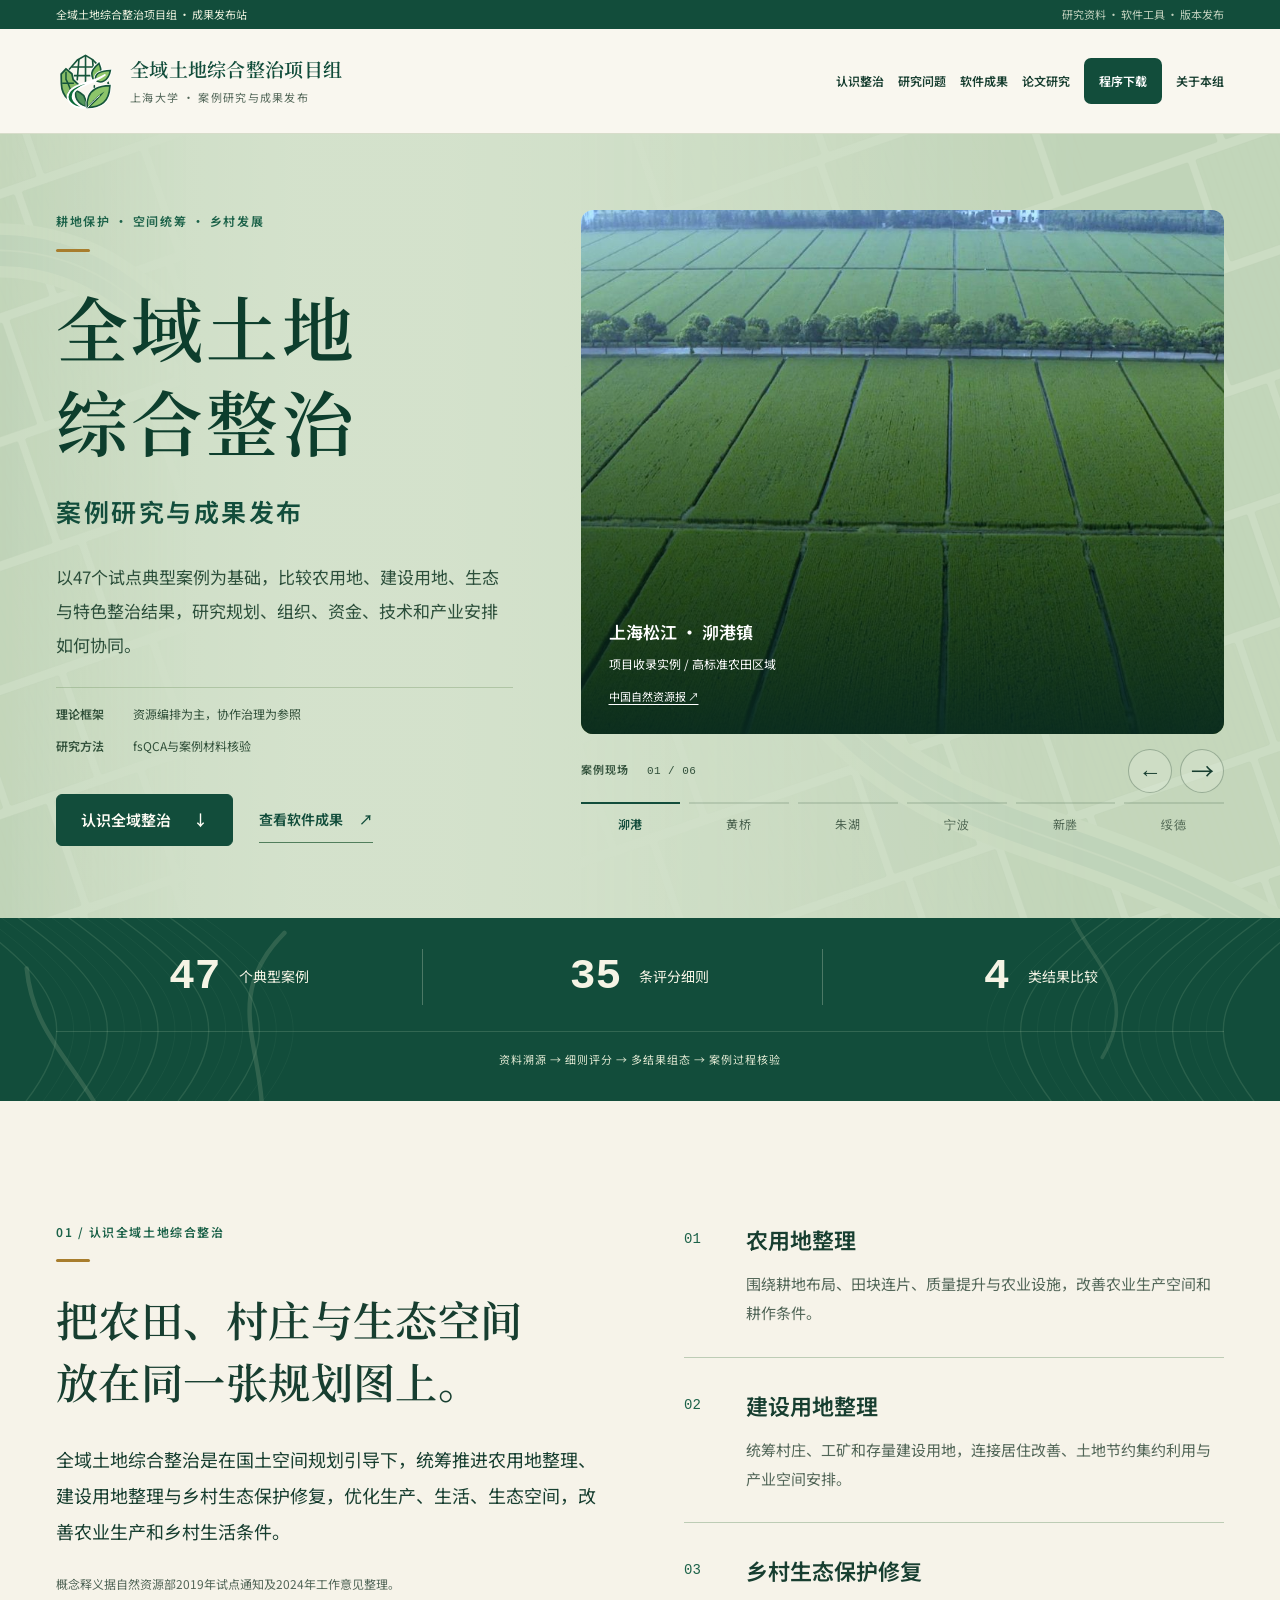
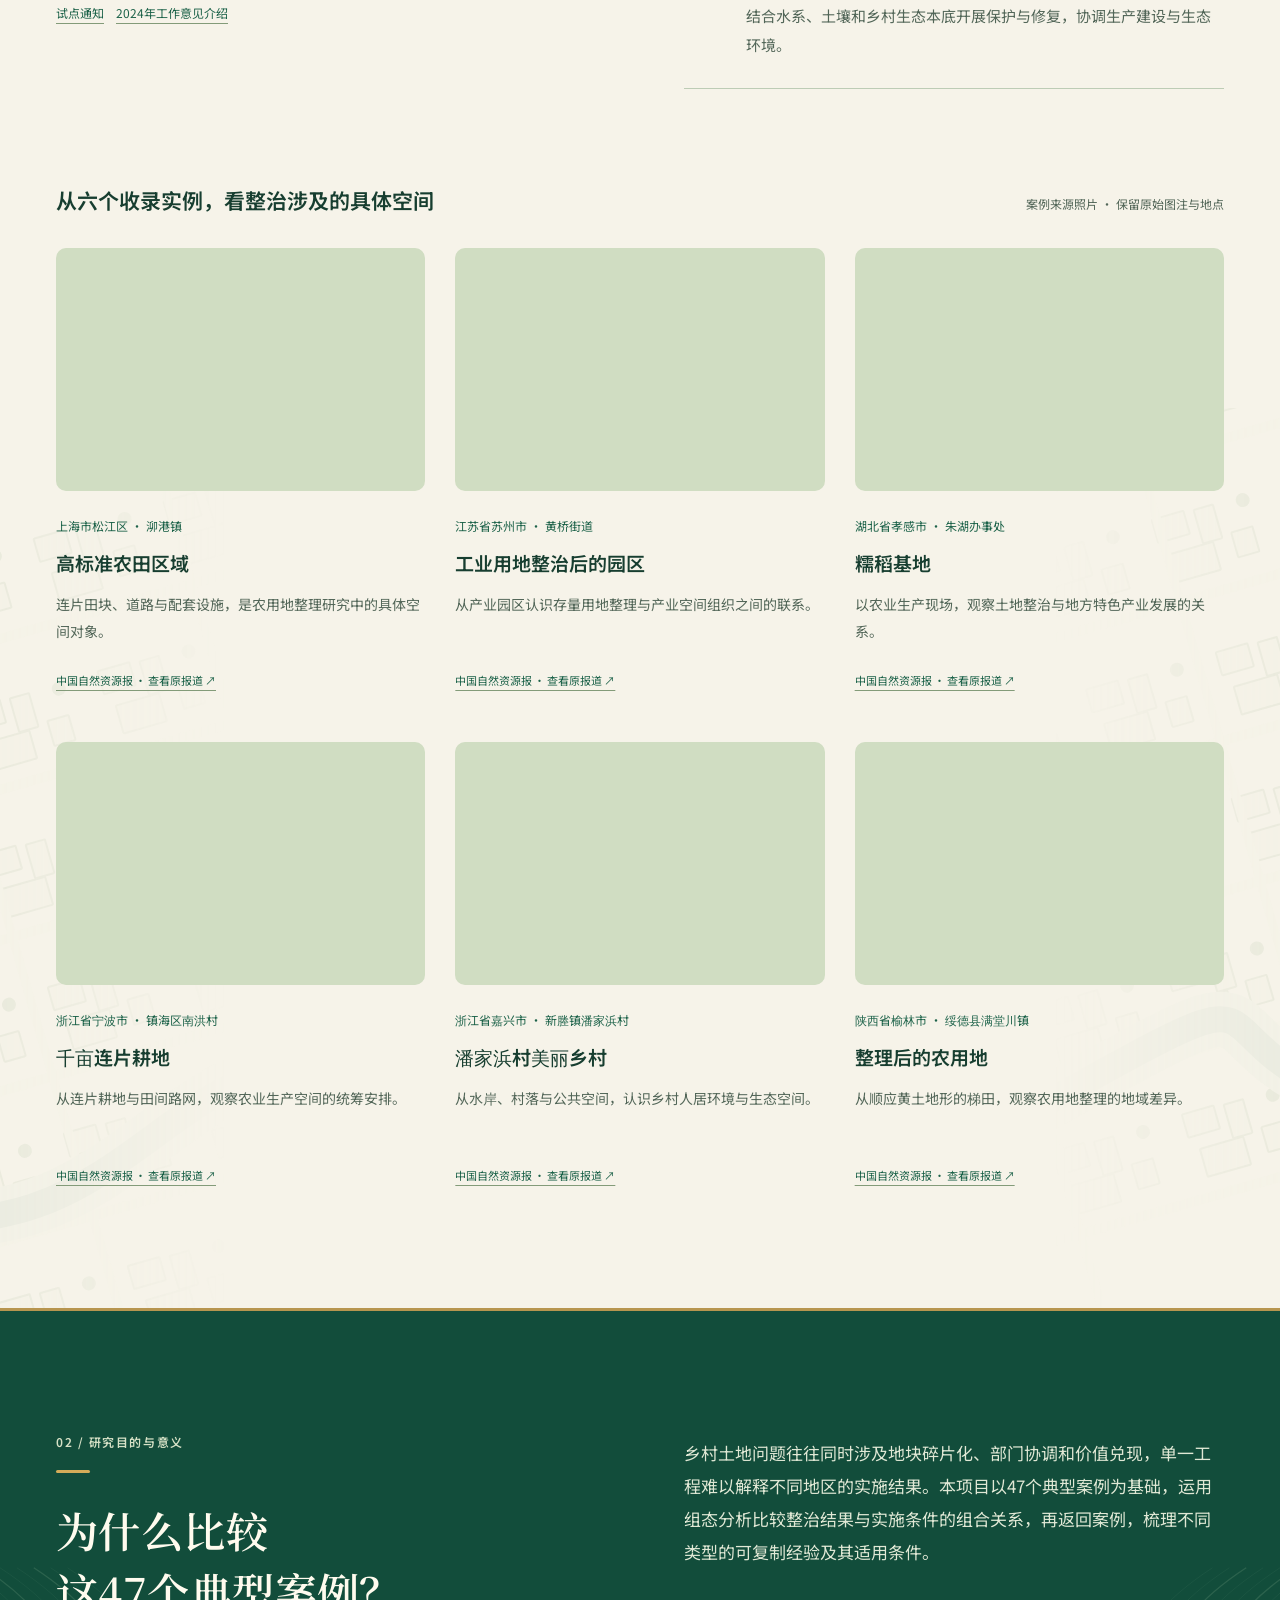
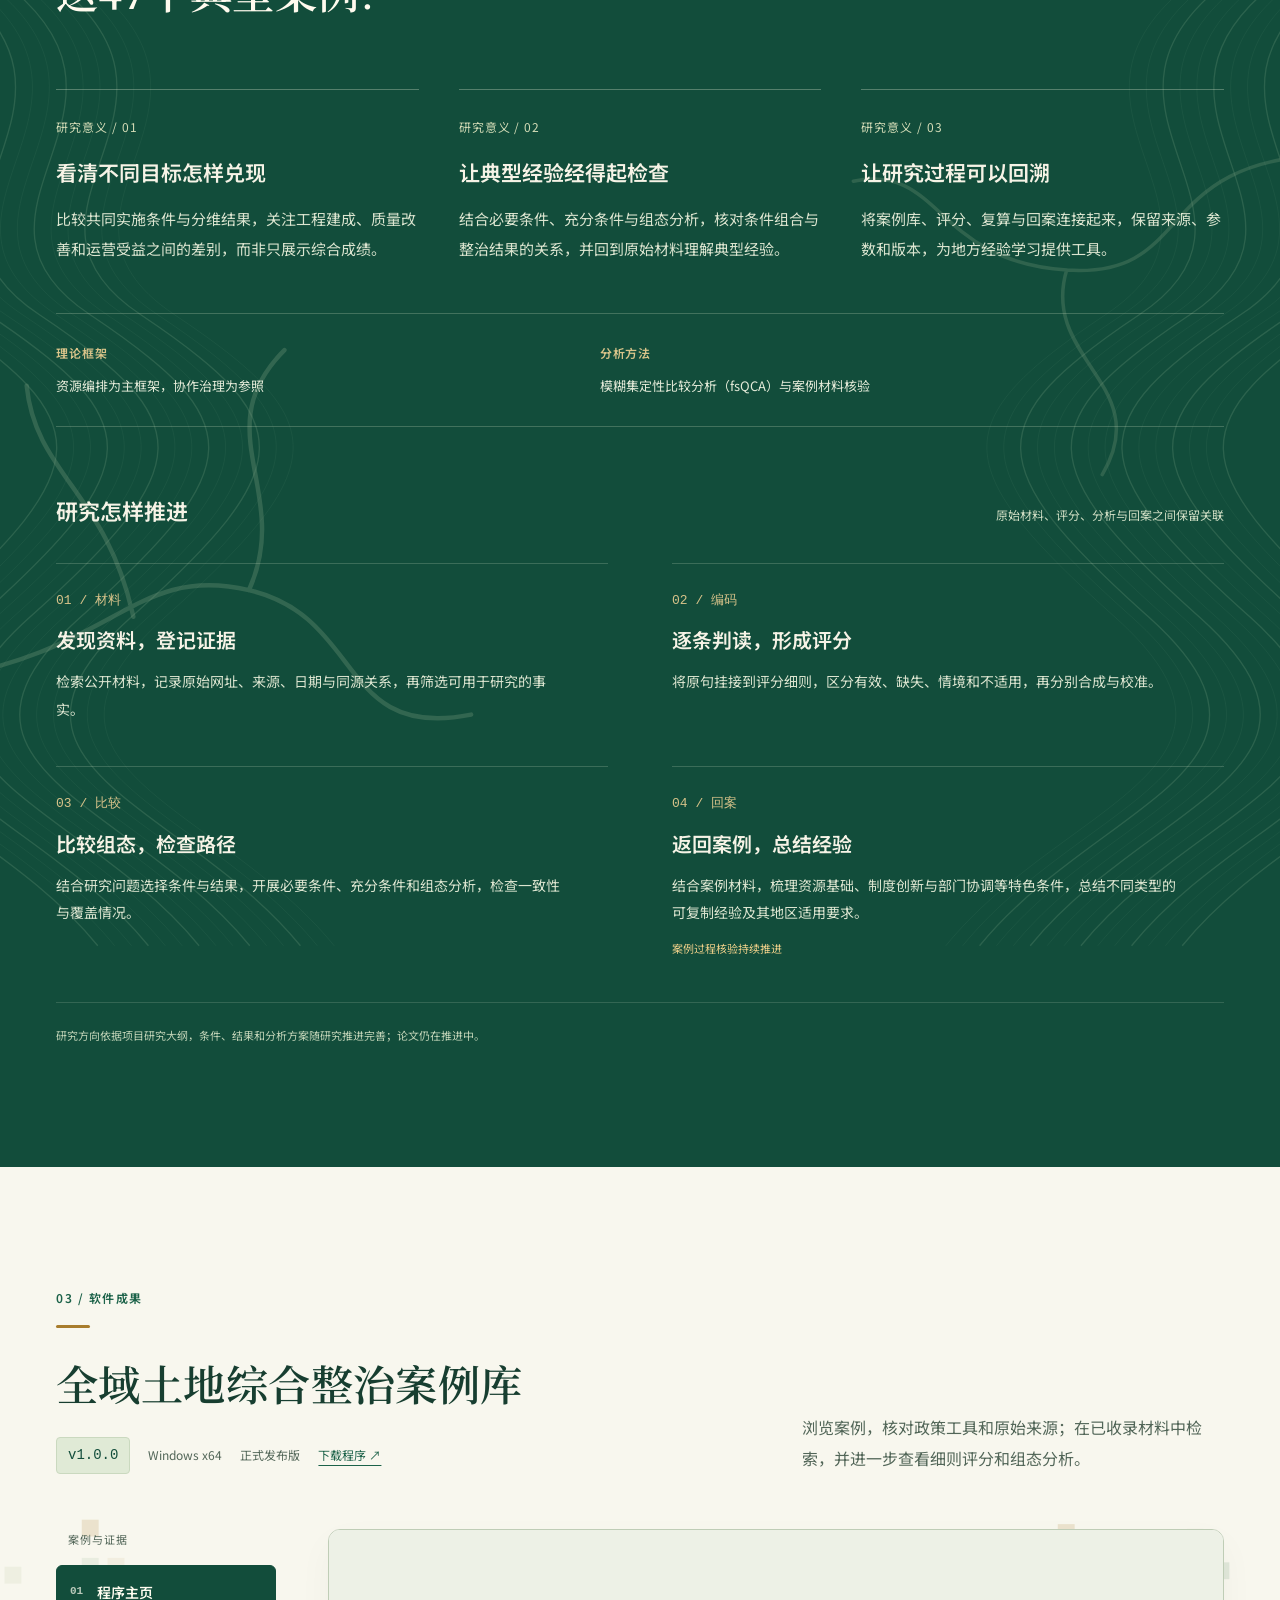
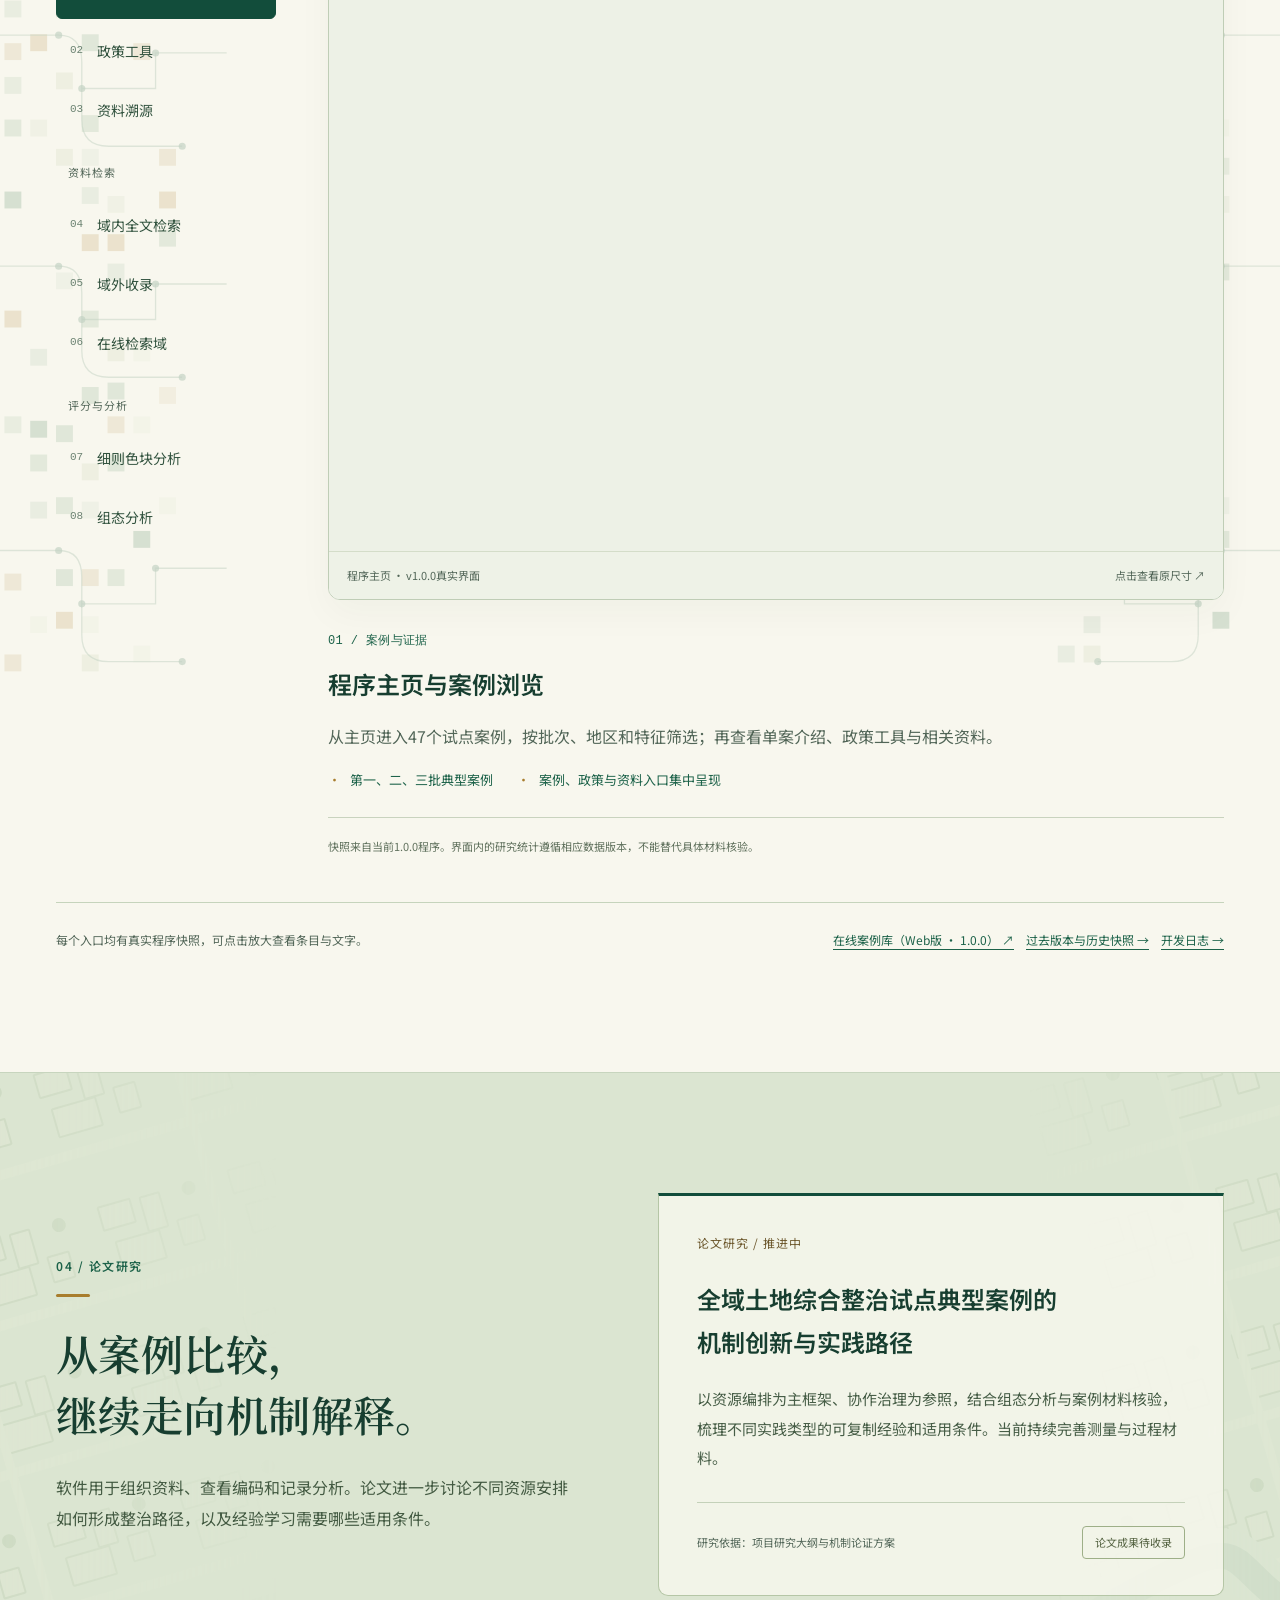
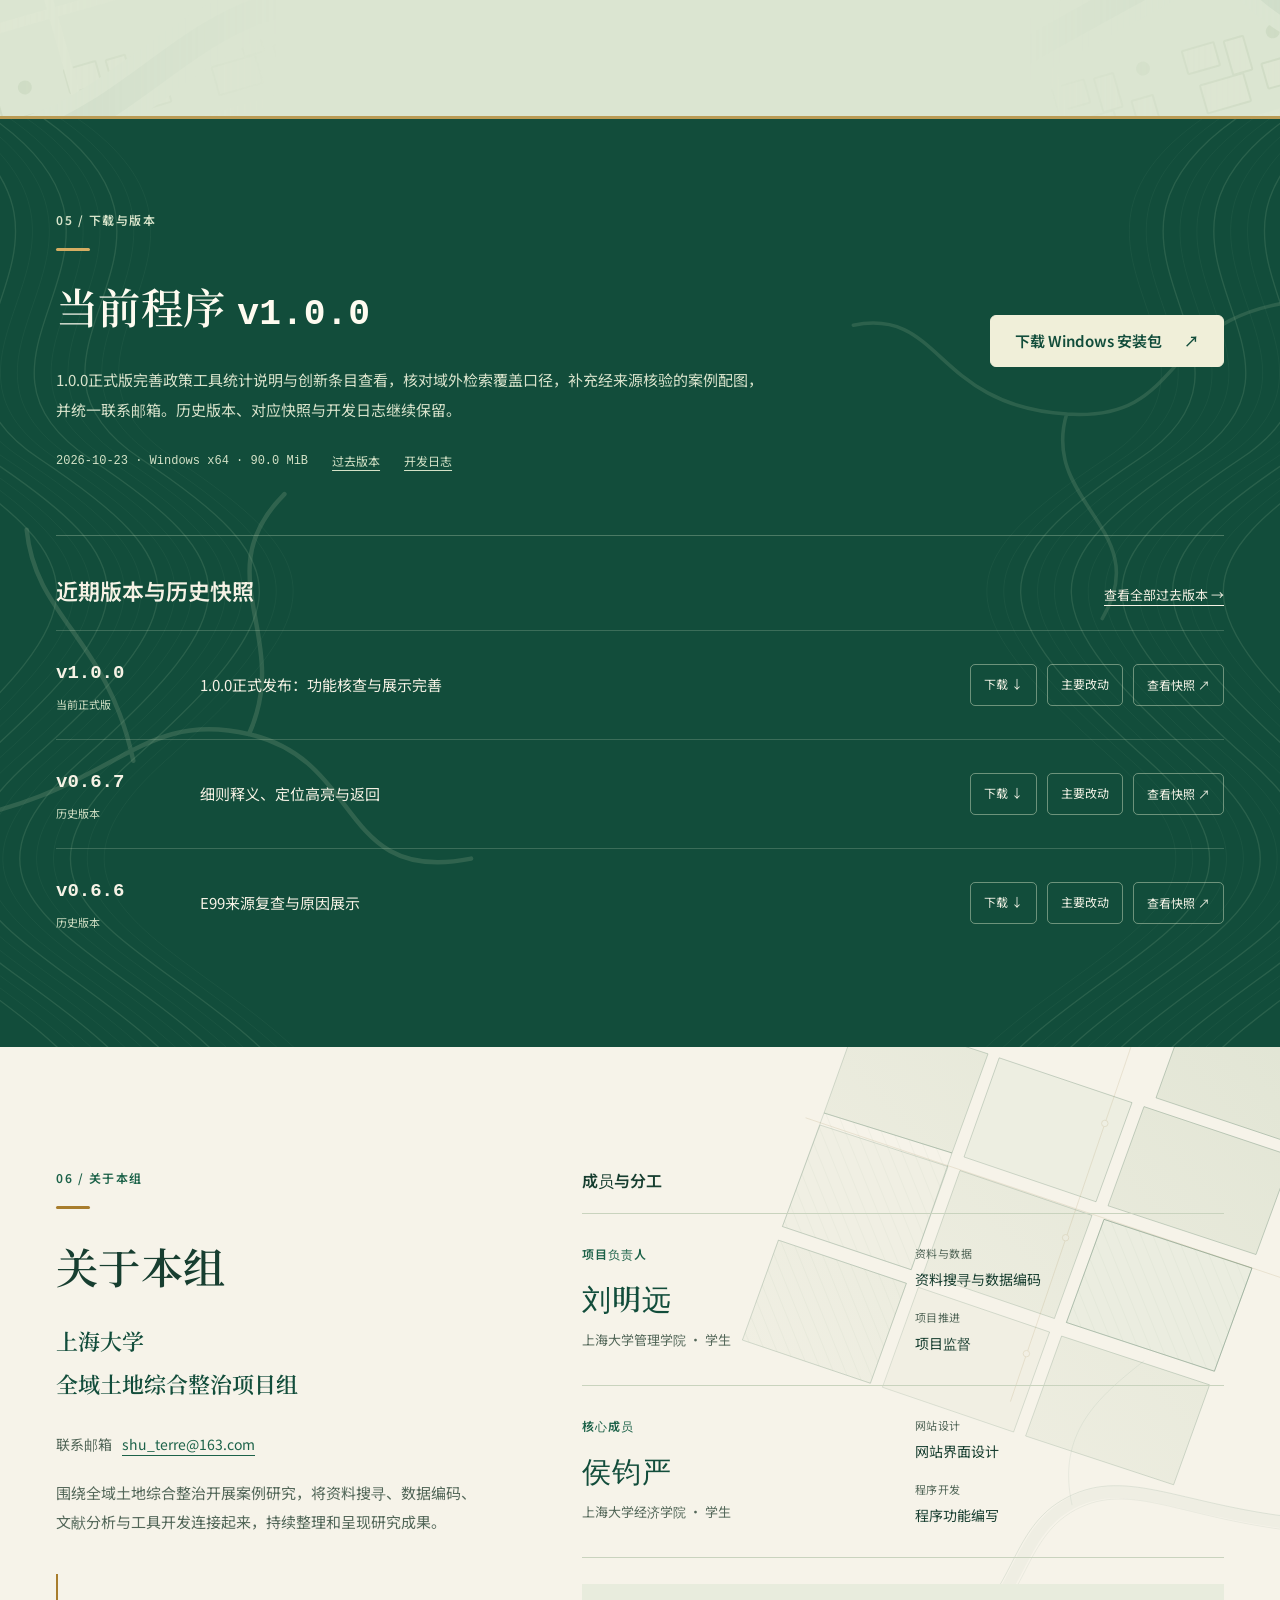
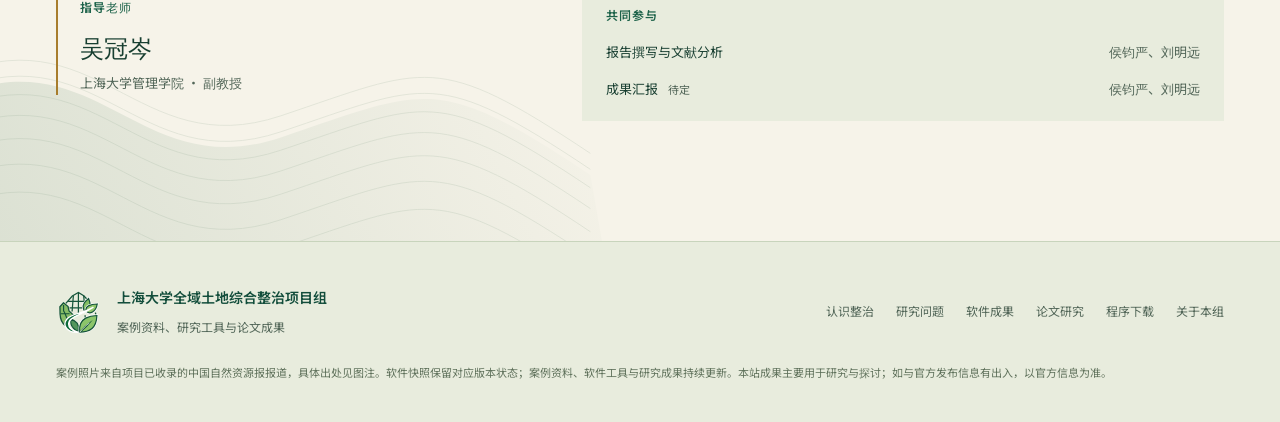
<file: index.html>
<!doctype html>
<html lang="zh-CN"><head><meta charset="utf-8"><meta name="viewport" content="width=device-width,initial-scale=1"><meta name="theme-color" content="#124d3b"><title>全域土地综合整治项目组 · 案例研究与成果发布</title><meta name="description" content="从农用地整理、建设用地整理与生态保护修复出发，比较47个典型案例，介绍研究目的，展示政策工具、资料溯源、案例库软件与历史版本。"><link rel="icon" href="project-mark-reference-v2.svg" type="image/svg+xml"><link rel="preload" href="assets/fonts/clc-serif-600.woff" as="font" type="font/woff" crossorigin><link rel="preload" href="assets/fonts/clc-sans-400.woff" as="font" type="font/woff" crossorigin><link rel="stylesheet" href="site.css?v=1.0.0-20261023"><script defer src="site.js?v=1.0.0-20261023"></script><link rel="canonical" href="https://shuwgc.github.io/clc-case-codex/"><meta property="og:type" content="website"><meta property="og:locale" content="zh_CN"><meta property="og:title" content="全域土地综合整治项目组 · 案例研究与成果发布"><meta property="og:description" content="从农用地整理、建设用地整理与生态保护修复出发，比较47个典型案例，介绍研究目的，展示政策工具、资料溯源、案例库软件与历史版本。"><meta property="og:url" content="https://shuwgc.github.io/clc-case-codex/"><meta property="og:image" content="https://shuwgc.github.io/clc-case-codex/case-maogang-farmland.jpg"><meta name="referrer" content="strict-origin-when-cross-origin"><link rel="stylesheet" href="home-motion.css?v=20261022"><script defer src="home-motion.js?v=team-20261023b"></script><link rel="stylesheet" href="home-team.css?v=pattern-20261023"><noscript><style>@media(max-width:1100px){.header-inner{flex-wrap:wrap}.menu-toggle{display:none}.site-header .nav{position:static;display:flex;flex-wrap:wrap;width:100%;padding-bottom:18px;background:transparent;box-shadow:none}}</style></noscript></head>
<body data-page="home"><a class="skip-link" href="#main-content">跳至主要内容</a>
<div class="preview-bar"><div class="wrap"><span>全域土地综合整治项目组 · 成果发布站</span><span>研究资料 · 软件工具 · 版本发布</span></div></div>
<header class="site-header"><div class="wrap header-inner"><a class="brand" href="index.html" aria-label="项目组成果发布站首页"><img src="project-mark-reference-v2.svg" alt="全域土地综合整治绿白图标"><div><strong>全域土地综合整治项目组</strong><small>上海大学 · 案例研究与成果发布</small></div></a><button class="menu-toggle" type="button" aria-controls="site-nav" aria-expanded="false">导航 <span aria-hidden="true">☰</span></button><nav class="nav" id="site-nav" aria-label="主导航"><a href="#understanding">认识整治</a><a href="#research">研究问题</a><a href="#software">软件成果</a><a href="#papers">论文研究</a><a href="#downloads" class="nav-download">程序下载</a><a href="#about">关于本组</a></nav></div></header>
<main id="main-content" tabindex="-1">
<section class="intro-hero" data-scene="maogang" aria-label="全域土地综合整治案例研究"><div class="wrap hero-layout"><div class="hero-panel"><div class="eyebrow">耕地保护 · 空间统筹 · 乡村发展</div><h1><span>全域土地</span><span>综合整治</span></h1><p class="hero-subtitle">案例研究与成果发布</p><p class="hero-explainer">以47个试点典型案例为基础，比较农用地、建设用地、生态与特色整治结果，研究规划、组织、资金、技术和产业安排如何协同。</p><dl class="hero-methods"><div><dt>理论框架</dt><dd>资源编排为主，协作治理为参照</dd></div><div><dt>研究方法</dt><dd>fsQCA与案例材料核验</dd></div></dl><div class="hero-actions"><a class="button" href="#understanding">认识全域整治 <span aria-hidden="true">↓</span></a><a class="hero-quiet-link" href="#software">查看软件成果 <span aria-hidden="true">↗</span></a></div></div><div class="hero-gallery" role="region" aria-roledescription="轮播图" aria-label="收录案例照片"><figure class="hero-photo"><img id="hero-image" width="1600" height="700" decoding="async" src="case-maogang-farmland.jpg" alt="上海松江泖港镇高标准农田区域，田块与道路呈集中连片布局" fetchpriority="high"><img class="hero-image-incoming" alt="" aria-hidden="true" hidden><figcaption><div><strong id="hero-place">上海松江 · 泖港镇</strong><span id="hero-caption">项目收录实例 / 高标准农田区域</span></div><a id="hero-source" href="https://www.iziran.net/news.html?aid=5341581" target="_blank" rel="noopener noreferrer">中国自然资源报 ↗</a></figcaption></figure>
<div class="hero-gallery-controls" hidden>
  <div class="hero-gallery-toolbar"><span class="hero-gallery-label">案例现场 <span id="hero-count" aria-hidden="true">01 / 06</span></span><div class="hero-arrows"><button type="button" data-hero-step="-1" aria-label="上一张案例照片" aria-controls="hero-image"><span aria-hidden="true">←</span></button><button type="button" data-hero-step="1" aria-label="下一张案例照片" aria-controls="hero-image"><span aria-hidden="true">→</span></button></div></div>
  <div class="hero-picks" role="group" aria-label="选择展示案例">
    <button type="button" data-hero-pick="0" aria-pressed="true" aria-label="展示泖港镇高标准农田">泖港</button><button type="button" data-hero-pick="1" aria-pressed="false" aria-label="展示黄桥街道产业园">黄桥</button><button type="button" data-hero-pick="2" aria-pressed="false" aria-label="展示朱湖糯稻基地">朱湖</button><button type="button" data-hero-pick="3" aria-pressed="false" aria-label="展示宁波南洪村连片耕地">宁波</button><button type="button" data-hero-pick="4" aria-pressed="false" aria-label="展示新塍潘家浜村">新塍</button><button type="button" data-hero-pick="5" aria-pressed="false" aria-label="展示绥德满堂川梯田">绥德</button>
  </div><p class="hero-status visually-hidden" role="status" aria-live="polite" aria-atomic="true"></p>
</div></div></div></section>
<div class="project-line"><div class="wrap"><span><strong>47</strong>个典型案例</span><span><strong>35</strong>条评分细则</span><span><strong>4</strong>类结果比较</span><span class="line-caption">资料溯源 → 细则评分 → 多结果组态 → 案例过程核验</span></div></div>

<section class="stage definition anchor-section" id="understanding"><div class="wrap"><div class="definition-grid"><div><div class="eyebrow">01 / 认识全域土地综合整治</div><h2>把农田、村庄与生态空间<br>放在同一张规划图上。</h2><p class="definition-copy">全域土地综合整治是在国土空间规划引导下，统筹推进农用地整理、建设用地整理与乡村生态保护修复，优化生产、生活、生态空间，改善农业生产和乡村生活条件。</p><p class="definition-source">概念释义据自然资源部2019年试点通知及2024年工作意见整理。<br><a class="source-link" href="https://gtj.yantai.gov.cn/art/2020/2/6/art_107946_2914812.html" target="_blank" rel="noopener noreferrer">试点通知</a>　<a class="source-link" href="https://app.www.gov.cn/govdata/gov/202408/17/518354/article.html" target="_blank" rel="noopener noreferrer">2024年工作意见介绍</a></p></div><ol class="task-list"><li><span class="task-num">01</span><div><h3>农用地整理</h3><p>围绕耕地布局、田块连片、质量提升与农业设施，改善农业生产空间和耕作条件。</p></div></li><li><span class="task-num">02</span><div><h3>建设用地整理</h3><p>统筹村庄、工矿和存量建设用地，连接居住改善、土地节约集约利用与产业空间安排。</p></div></li><li><span class="task-num">03</span><div><h3>乡村生态保护修复</h3><p>结合水系、土壤和乡村生态本底开展保护与修复，协调生产建设与生态环境。</p></div></li></ol></div>
<div class="case-essay"><div class="case-essay-head"><h3>从六个收录实例，看整治涉及的具体空间</h3><span>案例来源照片 · 保留原始图注与地点</span></div><div class="case-grid">
<figure class="case-figure"><button class="photo-button" type="button" data-photo="case-maogang-farmland.jpg" data-scene="maogang" data-place="上海松江 · 泖港镇" data-hero-caption="高标准农田区域" data-position="46% center" data-title="上海松江泖港镇 · 高标准农田区域" data-caption="原文图注为“高标准农田区域”。来源：中国自然资源报，项目已收录的案例照片。" aria-label="放大泖港镇高标准农田照片"><img width="1600" height="700" src="case-maogang-farmland.jpg" alt="泖港镇高标准农田区域" loading="lazy"></button><figcaption><div class="case-place">上海市松江区 · 泖港镇</div><h4>高标准农田区域</h4><p class="case-desc">连片田块、道路与配套设施，是农用地整理研究中的具体空间对象。</p><a class="source-link" href="https://www.iziran.net/news.html?aid=5341581" target="_blank" rel="noopener noreferrer">中国自然资源报 · 查看原报道 ↗</a></figcaption></figure>
<figure class="case-figure"><button class="photo-button" type="button" data-photo="case-huangqiao-industry.jpg" data-scene="huangqiao" data-place="江苏苏州 · 黄桥街道" data-hero-caption="工业用地整治后的园区" data-position="50% center" data-title="江苏苏州黄桥街道 · 工业用地整治后园区" data-caption="原报道图组中的整治后图片。单幅展示，不构造前后对比。来源：中国自然资源报。" aria-label="放大黄桥街道产业园照片"><img width="1600" height="700" src="case-huangqiao-industry.jpg" alt="黄桥街道工业用地整治后的苏州智能制造服务产业园" loading="lazy"></button><figcaption><div class="case-place">江苏省苏州市 · 黄桥街道</div><h4>工业用地整治后的园区</h4><p class="case-desc">从产业园区认识存量用地整理与产业空间组织之间的联系。</p><a class="source-link" href="https://www.iziran.net/news.html?aid=5341648" target="_blank" rel="noopener noreferrer">中国自然资源报 · 查看原报道 ↗</a></figcaption></figure>
<figure class="case-figure"><button class="photo-button" type="button" data-photo="case-zhuhu-rice.jpg" data-scene="zhuhu" data-place="湖北孝感 · 朱湖" data-hero-caption="糯稻基地" data-position="50% center" data-title="湖北孝感朱湖 · 糯稻基地" data-caption="原文图注为“糯稻基地”。来源：中国自然资源报，项目已收录的案例照片。" aria-label="放大朱湖糯稻基地照片"><img width="1600" height="700" src="case-zhuhu-rice.jpg" alt="朱湖糯稻基地，收割机正在稻田作业" loading="lazy"></button><figcaption><div class="case-place">湖北省孝感市 · 朱湖办事处</div><h4>糯稻基地</h4><p class="case-desc">以农业生产现场，观察土地整治与地方特色产业发展的关系。</p><a class="source-link" href="https://www.iziran.net/news.html?aid=5341710" target="_blank" rel="noopener noreferrer">中国自然资源报 · 查看原报道 ↗</a></figcaption></figure>
<figure class="case-figure"><button class="photo-button" type="button" data-photo="case-ningbo-fields.jpg" data-scene="ningbo" data-place="浙江宁波 · 南洪村" data-hero-caption="千亩连片耕地" data-position="50% center" data-title="浙江宁波 · 南洪村 · 千亩连片耕地" data-caption="原文图注：宁波市镇海区南洪村千亩连片耕地。浙江省自然资源厅供图。 来源：中国自然资源报。" aria-label="放大浙江宁波 · 南洪村千亩连片耕地照片"><img width="1600" height="700" src="case-ningbo-fields.jpg" alt="宁波南洪村集中连片的耕地，金色花田与道路、水系相邻" loading="lazy" decoding="async"></button><figcaption><div class="case-place">浙江省宁波市 · 镇海区南洪村</div><h4>千亩连片耕地</h4><p class="case-desc">从连片耕地与田间路网，观察农业生产空间的统筹安排。</p><a class="source-link" href="https://www.iziran.net/news.html?aid=5327414" target="_blank" rel="noopener noreferrer">中国自然资源报 · 查看原报道 ↗</a></figcaption></figure>
<figure class="case-figure"><button class="photo-button" type="button" data-photo="case-xincheng-village.jpg" data-scene="xincheng" data-place="浙江嘉兴 · 新塍镇" data-hero-caption="潘家浜村美丽乡村" data-position="50% center" data-title="浙江嘉兴 · 新塍镇 · 潘家浜村美丽乡村" data-caption="原文图注：潘家浜村美丽乡村。 来源：中国自然资源报。" aria-label="放大浙江嘉兴 · 新塍镇潘家浜村美丽乡村照片"><img width="1600" height="700" src="case-xincheng-village.jpg" alt="新塍镇潘家浜村水岸、民居与绿地，河面映出村庄和夕照" loading="lazy" decoding="async"></button><figcaption><div class="case-place">浙江省嘉兴市 · 新塍镇潘家浜村</div><h4>潘家浜村美丽乡村</h4><p class="case-desc">从水岸、村落与公共空间，认识乡村人居环境与生态空间。</p><a class="source-link" href="https://www.iziran.net/news.html?aid=5330305" target="_blank" rel="noopener noreferrer">中国自然资源报 · 查看原报道 ↗</a></figcaption></figure>
<figure class="case-figure"><button class="photo-button" type="button" data-photo="case-suide-terraces.jpg" data-scene="suide" data-place="陕西绥德 · 满堂川镇" data-hero-caption="整理后的农用地" data-position="50% center" data-title="陕西绥德 · 满堂川镇 · 整理后的农用地" data-caption="原文图注：整理后的农用地。 来源：中国自然资源报。" aria-label="放大陕西绥德 · 满堂川镇整理后的农用地照片"><img width="1600" height="700" src="case-suide-terraces.jpg" alt="绥德满堂川镇黄土丘陵间整理后的梯田，田坎沿地形层层展开" loading="lazy" decoding="async"></button><figcaption><div class="case-place">陕西省榆林市 · 绥德县满堂川镇</div><h4>整理后的农用地</h4><p class="case-desc">从顺应黄土地形的梯田，观察农用地整理的地域差异。</p><a class="source-link" href="https://www.iziran.net/news.html?aid=5345879" target="_blank" rel="noopener noreferrer">中国自然资源报 · 查看原报道 ↗</a></figcaption></figure>
</div></div></div></section>

<section class="stage research-stage anchor-section" id="research"><div class="wrap"><div class="research-lead"><div><div class="eyebrow">02 / 研究目的与意义</div><h2>为什么比较<br>这47个典型案例？</h2></div><p class="research-purpose">乡村土地问题往往同时涉及地块碎片化、部门协调和价值兑现，单一工程难以解释不同地区的实施结果。本项目以47个典型案例为基础，运用组态分析比较整治结果与实施条件的组合关系，再返回案例，梳理不同类型的可复制经验及其适用条件。</p></div><ol class="research-questions"><li><div class="rq-label">研究意义 / 01</div><h3>看清不同目标怎样兑现</h3><p>比较共同实施条件与分维结果，关注工程建成、质量改善和运营受益之间的差别，而非只展示综合成绩。</p></li><li><div class="rq-label">研究意义 / 02</div><h3>让典型经验经得起检查</h3><p>结合必要条件、充分条件与组态分析，核对条件组合与整治结果的关系，并回到原始材料理解典型经验。</p></li><li><div class="rq-label">研究意义 / 03</div><h3>让研究过程可以回溯</h3><p>将案例库、评分、复算与回案连接起来，保留来源、参数和版本，为地方经验学习提供工具。</p></li></ol><div class="framework-strip"><span><b>理论框架</b>资源编排为主框架，协作治理为参照</span><span><b>分析方法</b>模糊集定性比较分析（fsQCA）与案例材料核验</span></div><div class="research-path"><div class="path-heading"><h3>研究怎样推进</h3><span>原始材料、评分、分析与回案之间保留关联</span></div><ol class="path-steps"><li class="path-step"><span class="step-num">01 / 材料</span><h4>发现资料，登记证据</h4><p>检索公开材料，记录原始网址、来源、日期与同源关系，再筛选可用于研究的事实。</p></li><li class="path-step"><span class="step-num">02 / 编码</span><h4>逐条判读，形成评分</h4><p>将原句挂接到评分细则，区分有效、缺失、情境和不适用，再分别合成与校准。</p></li><li class="path-step"><span class="step-num">03 / 比较</span><h4>比较组态，检查路径</h4><p>结合研究问题选择条件与结果，开展必要条件、充分条件和组态分析，检查一致性与覆盖情况。</p></li><li class="path-step"><span class="step-num">04 / 回案</span><h4>返回案例，总结经验</h4><p>结合案例材料，梳理资源基础、制度创新与部门协调等特色条件，总结不同类型的可复制经验及其地区适用要求。</p><span class="ongoing">案例过程核验持续推进</span></li></ol><p class="research-footnote">研究方向依据项目研究大纲，条件、结果和分析方案随研究推进完善；论文仍在推进中。</p></div></div></section>

<section class="stage showcase anchor-section" id="software"><div class="wrap"><div class="section-heading"><div><div class="eyebrow">03 / 软件成果</div><h2>全域土地综合整治案例库</h2><div class="showcase-meta"><span class="version">v1.0.0</span><span>Windows x64</span><span>正式发布版</span><a href="https://github.com/shuwgc/clc-case-codex/releases/download/v1.0.0/CLC-v1.0.0-x64.exe">下载程序 ↗</a></div></div><p>浏览案例，核对政策工具和原始来源；在已收录材料中检索，并进一步查看细则评分和组态分析。</p></div><div class="showcase-layout"><div class="feature-tabs" role="tablist" aria-label="八项程序界面与功能" aria-orientation="vertical"><span class="feature-group-label" role="presentation">案例与证据</span><button type="button" role="tab" id="tab-overview" aria-controls="feature-panel" aria-selected="true" data-feature="overview"><span>01</span>程序主页</button><button type="button" role="tab" id="tab-policy" aria-controls="feature-panel" aria-selected="false" data-feature="policy" tabindex="-1"><span>02</span>政策工具</button><button type="button" role="tab" id="tab-sources" aria-controls="feature-panel" aria-selected="false" data-feature="sources" tabindex="-1"><span>03</span>资料溯源</button><span class="feature-group-label" role="presentation">资料检索</span><button type="button" role="tab" id="tab-domain" aria-controls="feature-panel" aria-selected="false" data-feature="domain" tabindex="-1"><span>04</span>域内全文检索</button><button type="button" role="tab" id="tab-corpus" aria-controls="feature-panel" aria-selected="false" data-feature="corpus" tabindex="-1"><span>05</span>域外收录</button><button type="button" role="tab" id="tab-online" aria-controls="feature-panel" aria-selected="false" data-feature="online" tabindex="-1"><span>06</span>在线检索域</button><span class="feature-group-label" role="presentation">评分与分析</span><button type="button" role="tab" id="tab-rules" aria-controls="feature-panel" aria-selected="false" data-feature="rules" tabindex="-1"><span>07</span>细则色块分析</button><button type="button" role="tab" id="tab-qca" aria-controls="feature-panel" aria-selected="false" data-feature="qca" tabindex="-1"><span>08</span>组态分析</button></div><div class="feature-panel" id="feature-panel" role="tabpanel" aria-labelledby="tab-overview"><figure class="feature-frame"><button class="shot-trigger" type="button" aria-label="放大程序主页截图" data-current-image><img id="feature-image" src="current-home.jpg" alt="1.0.0程序主页，包含导航、案例库介绍、检索入口与基础统计" loading="lazy"></button><figcaption class="shot-caption"><span id="feature-caption">程序主页 · v1.0.0真实界面</span><span>点击查看原尺寸 ↗</span></figcaption></figure><div class="feature-description"><div><div class="feature-index" id="feature-index">01 / 案例与证据</div><h3 id="feature-title">程序主页与案例浏览</h3></div><div><p class="feature-desc" id="feature-desc">从主页进入47个试点案例，按批次、地区和特征筛选；再查看单案介绍、政策工具与相关资料。</p><ul id="feature-points"><li>第一、二、三批典型案例</li><li>案例、政策与资料入口集中呈现</li></ul></div></div><p class="feature-boundary" id="feature-boundary">快照来自当前1.0.0程序。界面内的研究统计遵循相应数据版本，不能替代具体材料核验。</p></div></div><div class="showcase-tail"><span>每个入口均有真实程序快照，可点击放大查看条目与文字。</span><div><a href="app.html">在线案例库（Web版 · 1.0.0） ↗</a>　<a href="versions.html">过去版本与历史快照 →</a>　<a href="log.html">开发日志 →</a></div></div></div></section>

<section class="stage paper-stage anchor-section" id="papers"><div class="wrap paper-layout"><div><div class="eyebrow">04 / 论文研究</div><h2>从案例比较，<br>继续走向机制解释。</h2><p class="paper-intro">软件用于组织资料、查看编码和记录分析。论文进一步讨论不同资源安排如何形成整治路径，以及经验学习需要哪些适用条件。</p></div><article class="paper-article"><div class="paper-status">论文研究 / 推进中</div><h3>全域土地综合整治试点典型案例的<br>机制创新与实践路径</h3><p>以资源编排为主框架、协作治理为参照，结合组态分析与案例材料核验，梳理不同实践类型的可复制经验和适用条件。当前持续完善测量与过程材料。</p><div class="paper-foot"><span>研究依据：项目研究大纲与机制论证方案</span><span class="pending">论文成果待收录</span></div></article></div></section>
<section class="download-stage" id="downloads"><div class="wrap download-layout"><div><div class="eyebrow">05 / 下载与版本</div><h2>当前程序 <span class="version-inline">v1.0.0</span></h2><p>1.0.0正式版完善政策工具统计说明与创新条目查看，核对域外检索覆盖口径，补充经来源核验的案例配图，并统一联系邮箱。历史版本、对应快照与开发日志继续保留。</p><div class="release-links"><span id="current-package-meta">2026-10-23 · Windows x64</span><a href="versions.html">过去版本</a><a href="log.html">开发日志</a></div></div><a class="button" href="https://github.com/shuwgc/clc-case-codex/releases/download/v1.0.0/CLC-v1.0.0-x64.exe">下载 Windows 安装包 <span aria-hidden="true">↗</span></a></div><div class="wrap recent-archive"><div class="recent-archive-head"><h3>近期版本与历史快照</h3><a href="versions.html">查看全部过去版本 →</a></div><div id="recent-releases" aria-live="polite"><p>正在读取版本归档…</p></div></div></section>

<section class="stage team-stage anchor-section" id="about" aria-labelledby="team-title">
  <div class="wrap">
    <div class="team-layout">
      <div class="team-intro">
        <div class="eyebrow">06 / 关于本组</div>
        <h2 id="team-title">关于本组</h2>
        <p class="team-affiliation">上海大学<br>全域土地综合整治项目组</p>
        <p class="team-contact"><span>联系邮箱</span><a href="mailto:shu_terre@163.com">shu_terre@163.com</a></p>
        <p class="team-summary">围绕全域土地综合整治开展案例研究，将资料搜寻、数据编码、文献分析与工具开发连接起来，持续整理和呈现研究成果。</p>
        <div class="team-advisor" aria-labelledby="advisor-name">
          <span class="team-role">指导老师</span>
          <h3 id="advisor-name">吴冠岑</h3>
          <p>上海大学管理学院 · 副教授</p>
        </div>
      </div>
      <div class="team-work">
        <h3 class="team-work-title">成员与分工</h3>
        <ul class="team-members">
          <li class="team-member">
            <div class="team-member-heading"><span class="team-role">项目负责人</span><h4>刘明远</h4><p>上海大学管理学院 · 学生</p></div>
            <dl class="team-duties"><div><dt>资料与数据</dt><dd>资料搜寻与数据编码</dd></div><div><dt>项目推进</dt><dd>项目监督</dd></div></dl>
          </li>
          <li class="team-member">
            <div class="team-member-heading"><span class="team-role">核心成员</span><h4>侯钧严</h4><p>上海大学经济学院 · 学生</p></div>
            <dl class="team-duties"><div><dt>网站设计</dt><dd>网站界面设计</dd></div><div><dt>程序开发</dt><dd>程序功能编写</dd></div></dl>
          </li>
        </ul>
        <div class="team-shared"><span class="team-role">共同参与</span><dl><div><dt>报告撰写与文献分析</dt><dd>侯钧严、刘明远</dd></div><div><dt>成果汇报 <span class="team-pending">待定</span></dt><dd>侯钧严、刘明远</dd></div></dl></div>
      </div>
    </div>
  </div>
</section>
</main><footer class="site-footer"><div class="wrap"><div class="footer-inner"><div class="footer-identity"><img src="project-mark-reference-v2.svg" alt=""><div><strong>上海大学全域土地综合整治项目组</strong><span>案例资料、研究工具与论文成果</span></div></div><div class="footer-nav"><a href="#understanding">认识整治</a><a href="#research">研究问题</a><a href="#software">软件成果</a><a href="#papers">论文研究</a><a href="#downloads">程序下载</a><a href="#about">关于本组</a></div></div><p class="footer-note">案例照片来自项目已收录的中国自然资源报报道，具体出处见图注。软件快照保留对应版本状态；案例资料、软件工具与研究成果持续更新。本站成果主要用于研究与探讨；如与官方发布信息有出入，以官方信息为准。</p></div></footer><dialog class="image-dialog" aria-label="图片放大预览"><div class="dialog-toolbar"><span id="dialog-title">界面快照</span><a class="dialog-original" id="dialog-original" href="#" target="_blank" rel="noopener noreferrer">打开原图 ↗</a><button type="button" data-close-dialog aria-label="关闭截图预览">✕</button></div><img class="dialog-img" alt=""><p class="dialog-caption"></p></dialog>
</body></html>
</file>
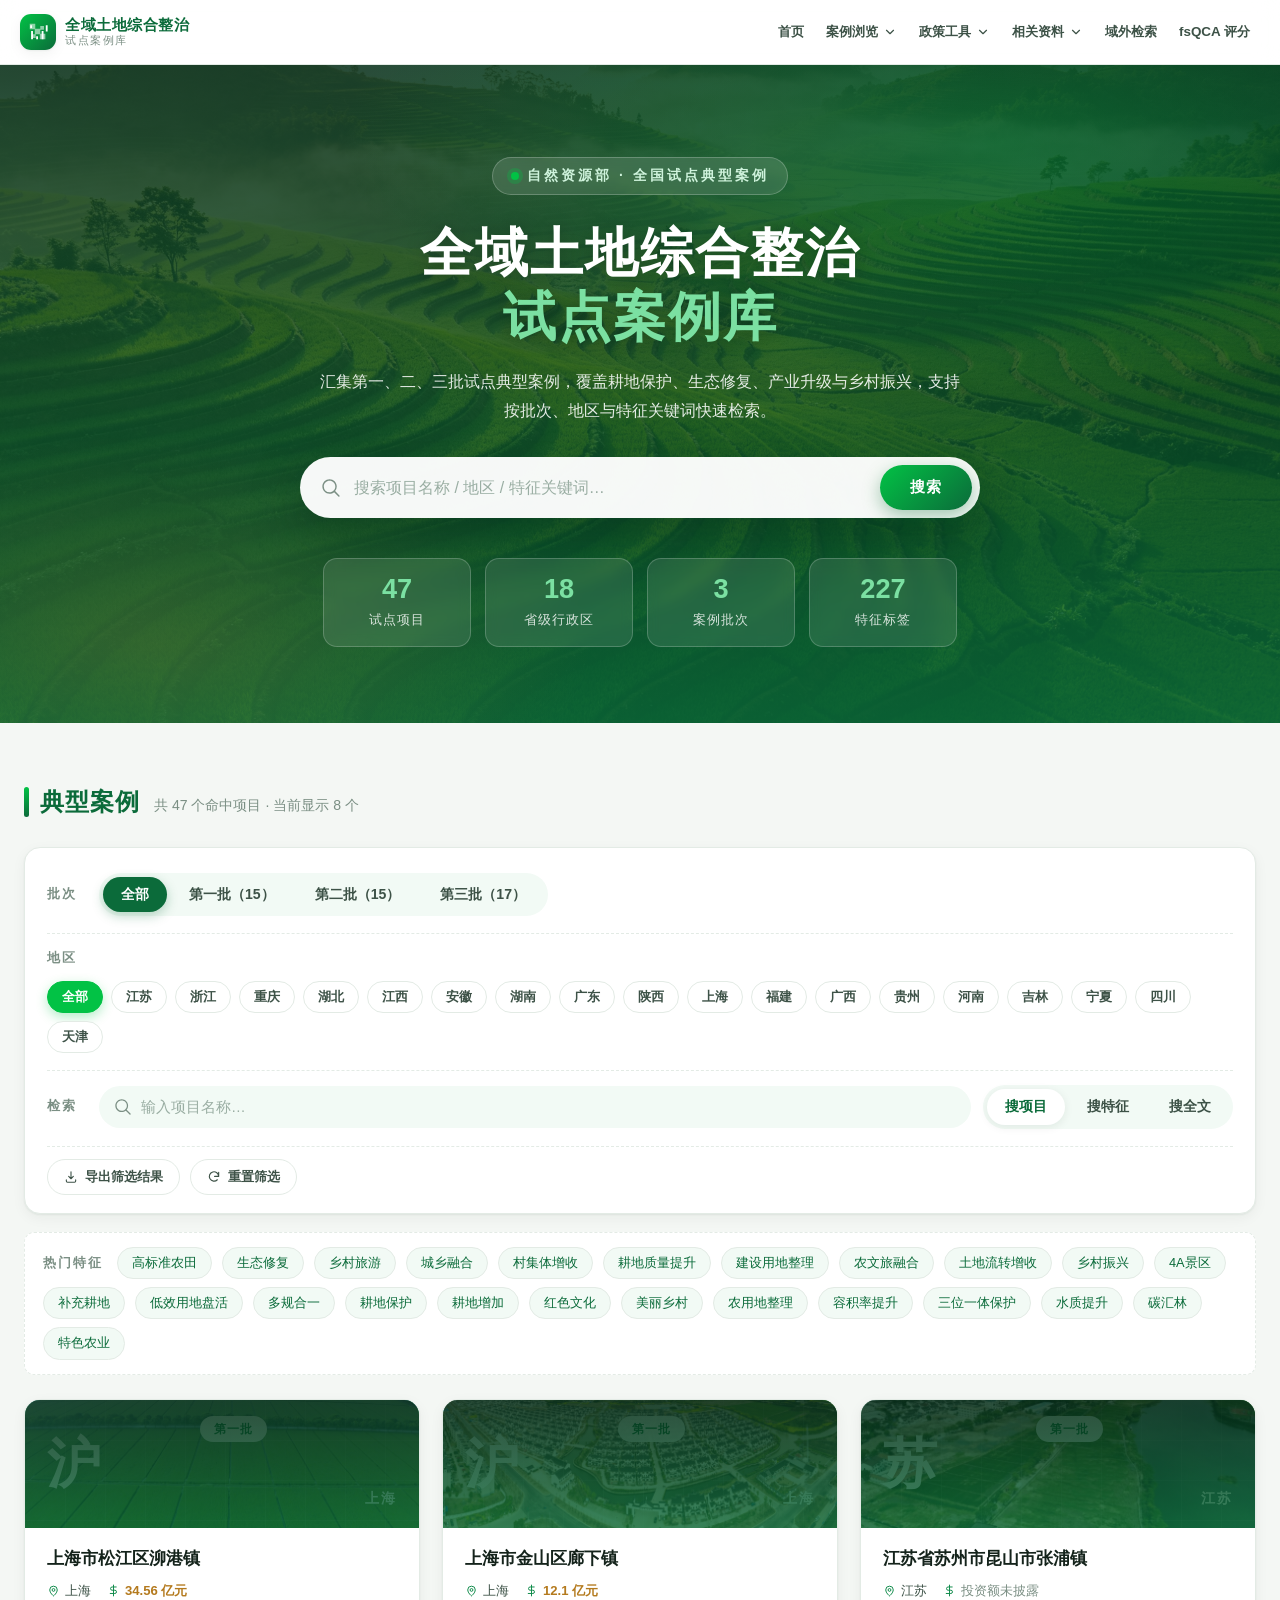
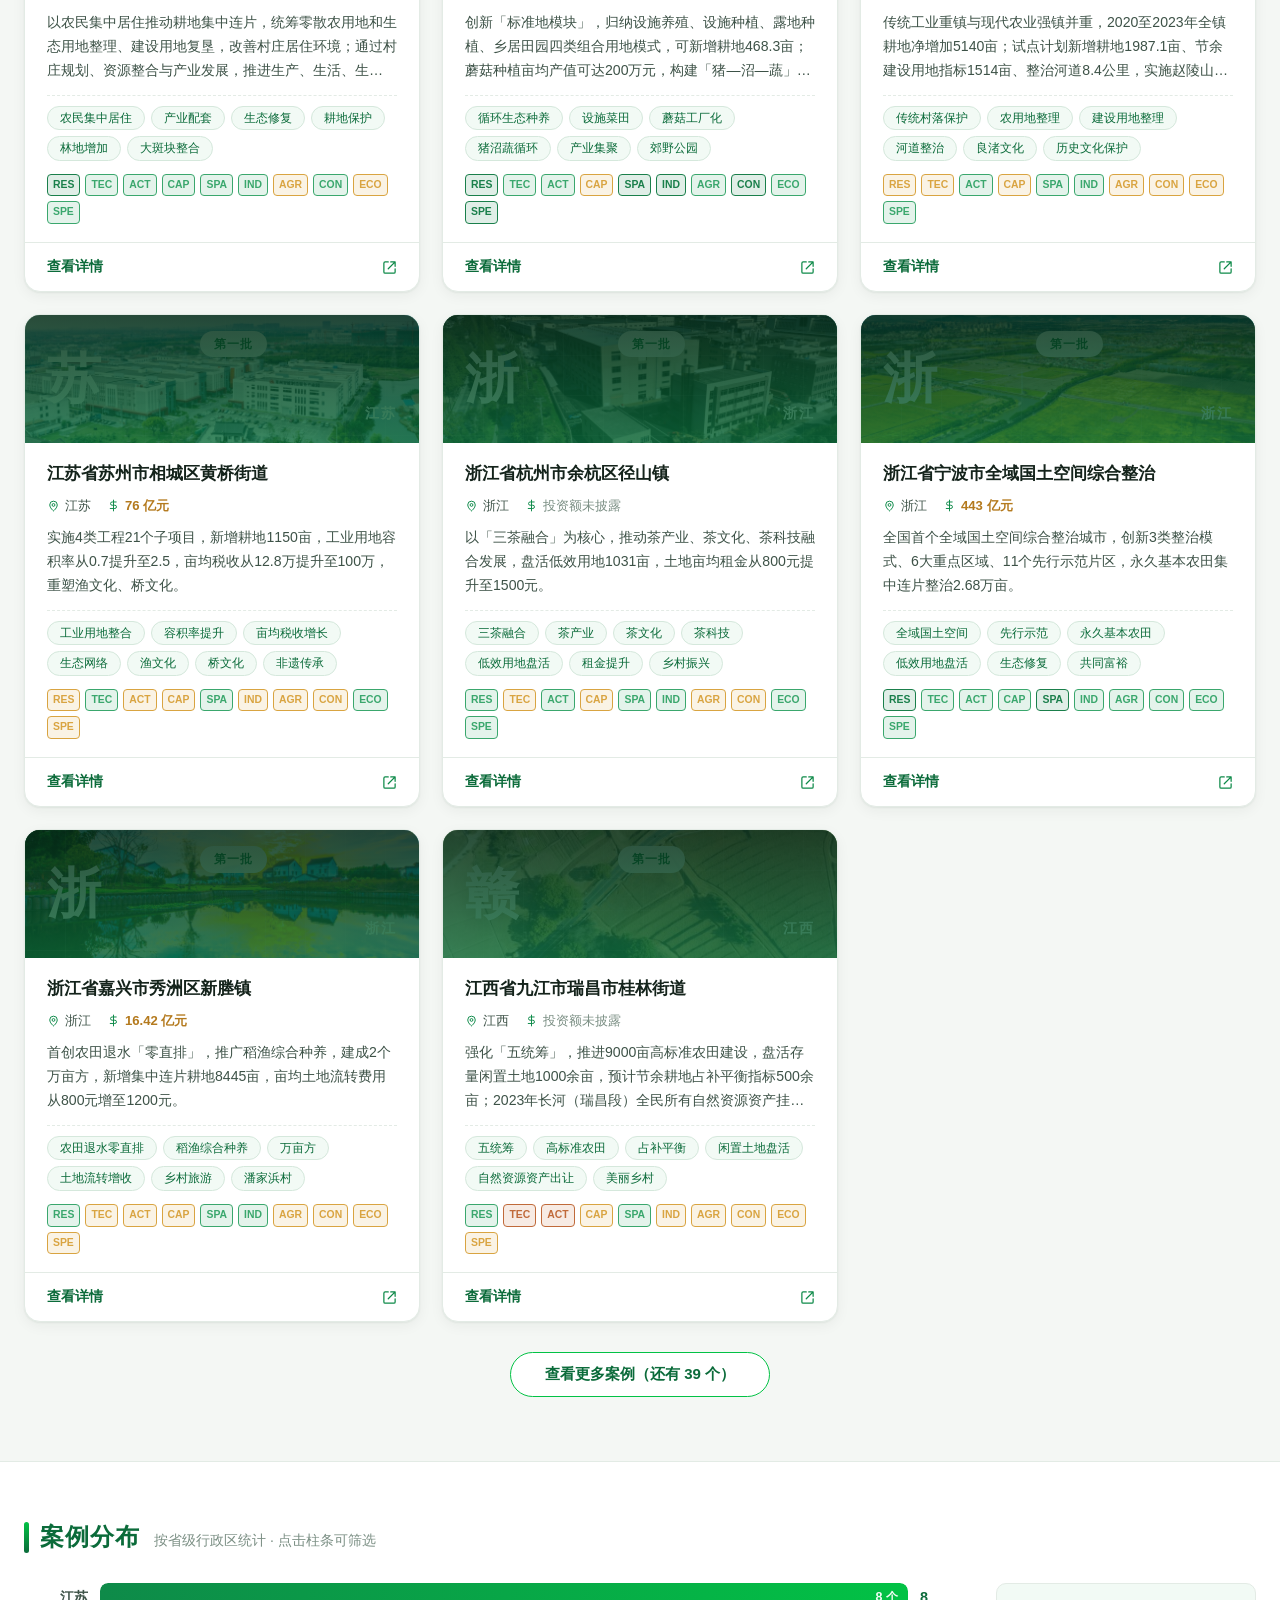
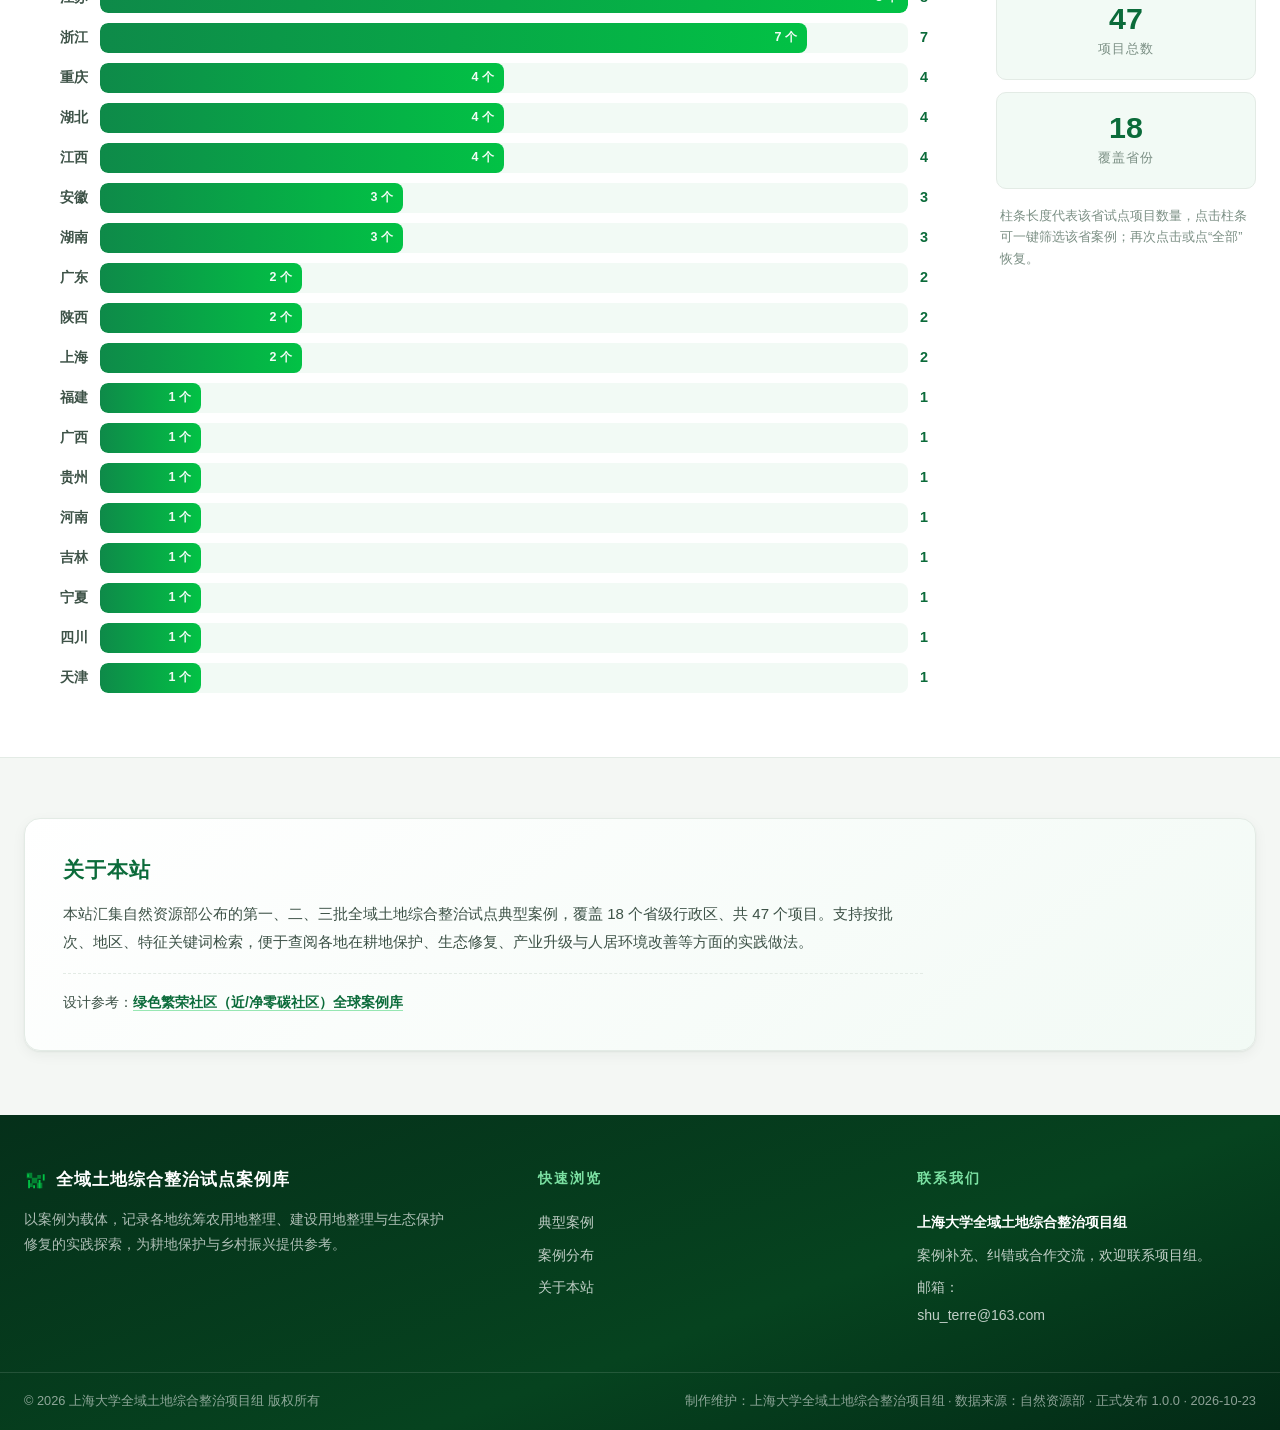
<file: app.html>
<!DOCTYPE html>
<html lang="zh-CN">
<head>
<meta charset="utf-8" />
<meta name="viewport" content="width=device-width, initial-scale=1.0" />
<meta name="theme-color" content="#02C245" />
<meta name="description" content="全域土地综合整治试点案例库：汇集自然资源部第一、二、三批典型案例，支持按批次、地区、特征关键词检索。" />
<!-- 桌面应用内容安全策略：仅允许本地资源，外链交给系统浏览器 -->
<meta http-equiv="Content-Security-Policy"
      content="default-src 'self'; img-src 'self' data: https:; style-src 'self' 'unsafe-inline'; script-src 'self' 'sha256-OIwf8fo/pTE7YvQS5G7hbl9UFVKa7qlwtOf0L+3I1aM='; connect-src 'self'; object-src 'none'; base-uri 'none'" />
<title>全域土地综合整治试点案例库</title>
<link rel="stylesheet" href="css/base.css?build=100-20261023" />
<link rel="stylesheet" href="css/layout.css?build=100-20261023" />
<link rel="stylesheet" href="css/components.css?build=100-20261023" />
<link rel="stylesheet" href="css/policy.css?build=100-20261023" />
<link rel="stylesheet" href="css/research.css?build=100-20261023" />
<link rel="stylesheet" href="css/external-search.css?build=100-20261023" />
<link rel="stylesheet" href="css/fsqca.css?build=100-20261023" />
</head>
<body id="top" data-view="library">

<!-- ===== 顶部导航 ===== -->
<header class="site-header">
  <div class="header-inner">
    <a class="brand" href="#top" aria-label="返回首页" data-goto-view="library">
      <span class="brand-mark">
        <svg width="22" height="22" viewBox="0 0 24 24" fill="none" aria-hidden="true">
          <path d="M3 3h6v6H3zM8.5 8.5h6v6h-6zM14 14h6v6h-6zM5.5 14.5h4v4h-4zM14.5 5.5h4v4h-4z" fill="currentColor" opacity=".55"/>
          <path d="M4.5 11h2v9h-2zM10 16.5h2v3.5h-2zM16 11h2v9h-2zM20.5 4.5h2v7h-2zM3.5 4.5h2v3h-2z" fill="currentColor"/>
        </svg>
      </span>
      <span class="brand-text">
        <strong>全域土地综合整治</strong>
        <small>试点案例库</small>
      </span>
    </a>
    <nav class="site-nav" id="siteNav" aria-label="主导航">
      <a class="nav-link" href="#top" data-goto-view="library">首页</a>
      <!-- 案例浏览：把原先散落的「典型案例 / 案例分布 / 分批次 / 分地区 / 关于本站」
           五类入口收敛为一个下拉（一级导航 10 → 6 项）。三组内容：
           锚点组（本页内滚动）/ 按批次 / 按地区，后者复用原有渲染逻辑与事件绑定。 -->
      <div class="nav-drop">
        <button class="nav-link" type="button" aria-haspopup="true" aria-expanded="false" data-drop="browseMenu" id="browseNavBtn">
          案例浏览
          <svg width="14" height="14" viewBox="0 0 24 24" fill="none" aria-hidden="true"><path d="M6 9l6 6 6-6" stroke="currentColor" stroke-width="2" stroke-linecap="round" stroke-linejoin="round"/></svg>
        </button>
        <div class="drop-menu drop-menu-browse" id="browseMenu" role="menu">
          <div class="pm-group">
            <span class="pm-group-title">浏览</span>
            <div class="pm-items pm-items-single">
              <button type="button" role="menuitem" class="pm-item pm-item--anchor" data-goto-view="library" data-anchor="cases" href="#cases"><span class="pm-name">典型案例总览</span></button>
              <button type="button" role="menuitem" class="pm-item pm-item--anchor" data-goto-view="library" data-anchor="distribution" href="#distribution"><span class="pm-name">案例分布图</span></button>
              <button type="button" role="menuitem" class="pm-item pm-item--anchor" data-goto-view="library" data-anchor="about" href="#about"><span class="pm-name">关于本站</span></button>
            </div>
          </div>
          <div class="pm-divider"></div>
          <div class="pm-group">
            <span class="pm-group-title">按批次</span>
            <div class="pm-items" id="batchMenu" role="group"></div>
          </div>
          <div class="pm-divider"></div>
          <div class="pm-group">
            <span class="pm-group-title">按地区</span>
            <div class="pm-items" id="provinceMenu" role="group"></div>
          </div>
        </div>
      </div>
      <div class="nav-drop">
        <button class="nav-link" type="button" aria-haspopup="true" aria-expanded="false" data-drop="policyMenu" id="policyNavBtn">
          政策工具
          <svg width="14" height="14" viewBox="0 0 24 24" fill="none" aria-hidden="true"><path d="M6 9l6 6 6-6" stroke="currentColor" stroke-width="2" stroke-linecap="round" stroke-linejoin="round"/></svg>
        </button>
        <div class="drop-menu drop-menu-policy" id="policyMenu" role="menu"></div>
      </div>
      <div class="nav-drop">
        <button class="nav-link" type="button" aria-haspopup="true" aria-expanded="false" data-drop="sourcesMenu" id="sourcesNavBtn">
          相关资料
          <svg width="14" height="14" viewBox="0 0 24 24" fill="none" aria-hidden="true"><path d="M6 9l6 6 6-6" stroke="currentColor" stroke-width="2" stroke-linecap="round" stroke-linejoin="round"/></svg>
        </button>
        <div class="drop-menu drop-menu-policy" id="sourcesMenu" role="menu"></div>
      </div>
      <a class="nav-link" href="#externalSearch" id="externalNavBtn" aria-current="false">域外检索</a>
      <a class="nav-link" href="#fsqca" id="fsqcaNavBtn" aria-current="false">fsQCA 评分</a>
    </nav>
    <button class="nav-toggle" id="navToggle" type="button" aria-label="打开菜单" aria-expanded="false">
      <svg width="20" height="20" viewBox="0 0 24 24" fill="none" aria-hidden="true"><path d="M4 7h16M4 12h16M4 17h16" stroke="currentColor" stroke-width="2" stroke-linecap="round"/></svg>
    </button>
  </div>
</header>

<!-- ===== 案例库首页（Hero + 主体） ===== -->
<div class="site-main-library" id="libraryView">

<!-- Hero 横幅 -->
<section class="hero" id="home">
  <!-- 背景图用本地资源：外链图床会失效（原 aka.doubaocdn.com 链接已 403），
       桌面应用必须离线可用。本图即原背景图（航拍绿色梯田景观，2048×1152），
       从 Electron 缓存中恢复后固化为本地资源。 -->
  <div class="hero-bg" role="img" aria-label="航拍绿色梯田农田景观"
       style="background-image:url('assets/hero.jpg')"></div>
  <div class="hero-overlay plot-grid"></div>
  <div class="hero-inner">
    <p class="hero-eyebrow">自然资源部 · 全国试点典型案例</p>
    <h1 class="hero-title">全域土地综合整治<br /><span class="accent">试点案例库</span></h1>
    <p class="hero-sub">汇集第一、二、三批试点典型案例，覆盖耕地保护、生态修复、产业升级与乡村振兴，支持按批次、地区与特征关键词快速检索。</p>
    <form class="hero-search" id="heroSearchForm" role="search" aria-label="案例搜索">
      <span class="s-icon"><svg width="18" height="18" viewBox="0 0 20 20" fill="none" aria-hidden="true"><path d="M8.4.4c-4.408 0-8 3.591-8 8s3.592 8 8 8c1.918 0 3.678-.68 5.058-1.811l4.777 4.777a.8.8 0 1 0 1.131-1.132l-4.777-4.776A7.958 7.958 0 0 0 16.4 8.4c0-4.409-3.59-8-8-8zm0 1.6c3.544 0 6.4 2.856 6.4 6.4 0 3.544-2.856 6.4-6.4 6.4A6.388 6.388 0 0 1 2 8.4C2 4.856 4.856 2 8.4 2z" fill="currentColor"/></svg></span>
      <input id="heroSearch" type="text" placeholder="搜索项目名称 / 地区 / 特征关键词…" autocomplete="off" />
      <button type="submit">搜索</button>
    </form>
    <ul class="hero-stats" id="heroStats"></ul>
  </div>
</section>

<main class="library-main">
  <!-- ===== 典型案例 ===== -->
  <section class="section" id="cases">
    <div class="section-head">
      <h2 class="section-title">典型案例</h2>
      <span class="section-note" id="resultCount"></span>
    </div>

    <div class="filter-bar">
      <div class="filter-row">
        <span class="filter-label">批次</span>
        <div class="seg" id="batchTabs" role="tablist" aria-label="按批次筛选"></div>
      </div>
      <div class="filter-row">
        <span class="filter-label">地区</span>
        <div class="chips" id="provinceChips" aria-label="按地区筛选"></div>
      </div>
      <div class="filter-row">
        <span class="filter-label">检索</span>
        <div class="search-group">
          <span class="s-icon"><svg width="16" height="16" viewBox="0 0 20 20" fill="none" aria-hidden="true"><path d="M8.4.4c-4.408 0-8 3.591-8 8s3.592 8 8 8c1.918 0 3.678-.68 5.058-1.811l4.777 4.777a.8.8 0 1 0 1.131-1.132l-4.777-4.776A7.958 7.958 0 0 0 16.4 8.4c0-4.409-3.59-8-8-8zm0 1.6c3.544 0 6.4 2.856 6.4 6.4 0 3.544-2.856 6.4-6.4 6.4A6.388 6.388 0 0 1 2 8.4C2 4.856 4.856 2 8.4 2z" fill="currentColor"/></svg></span>
          <input id="searchInput" type="text" placeholder="输入项目名称…" autocomplete="off" />
          <button class="clear-btn" id="clearBtn" type="button" aria-label="清空搜索">
            <svg width="14" height="14" viewBox="0 0 24 24" fill="none" aria-hidden="true"><path d="M6 6l12 12M18 6L6 18" stroke="currentColor" stroke-width="2.2" stroke-linecap="round"/></svg>
          </button>
        </div>
        <div class="mode-toggle" role="group" aria-label="搜索模式">
          <button class="mode-btn active" id="modeProject" type="button">搜项目</button>
          <button class="mode-btn" id="modeFeature" type="button">搜特征</button>
          <button class="mode-btn" id="researchNavBtn" type="button" title="检索政策工具、来源正文与摘录，并标记命中片段">搜全文</button>
        </div>
      </div>
      <div class="filter-actions">
        <button class="ghost-btn" id="exportBtn" type="button" title="将当前筛选结果导出为 CSV（Ctrl+S）">
          <svg width="14" height="14" viewBox="0 0 24 24" fill="none" aria-hidden="true"><path d="M12 3v12m0 0l-4-4m4 4l4-4M4 17v2a2 2 0 002 2h12a2 2 0 002-2v-2" stroke="currentColor" stroke-width="1.9" stroke-linecap="round" stroke-linejoin="round"/></svg>
          导出筛选结果
        </button>
        <button class="ghost-btn" id="resetFiltersBtn" type="button" title="重置全部筛选条件（Ctrl+R）">
          <svg width="14" height="14" viewBox="0 0 24 24" fill="none" aria-hidden="true"><path d="M20 11a8 8 0 10-2.3 5.7M20 4v7h-7" stroke="currentColor" stroke-width="1.9" stroke-linecap="round" stroke-linejoin="round"/></svg>
          重置筛选
        </button>
        <span class="filter-hint" id="filterHint"></span>
      </div>
    </div>

    <div class="tag-cloud" id="tagCloud" aria-label="热门特征标签"></div>

    <div class="card-grid" id="cardGrid" aria-live="polite"></div>
    <div class="more-wrap">
      <button type="button" class="more-btn" id="loadMoreBtn" style="display:none;">查看更多案例</button>
    </div>
  </section>

  <!-- ===== 案例分布 ===== -->
  <section class="section section-alt" id="distribution">
    <div class="section-inner">
      <div class="section-head">
        <h2 class="section-title">案例分布</h2>
        <span class="section-note">按省级行政区统计 · 点击柱条可筛选</span>
      </div>
      <div class="dist-wrap">
        <div class="dist-bars" id="distBars" aria-label="各省项目数量分布"></div>
        <aside class="dist-side">
          <div class="dist-card"><b id="distTotal">0</b><span>项目总数</span></div>
          <div class="dist-card"><b id="distProv">0</b><span>覆盖省份</span></div>
          <p class="dist-tip">柱条长度代表该省试点项目数量，点击柱条可一键筛选该省案例；再次点击或点“全部”恢复。</p>
        </aside>
      </div>
    </div>
  </section>

  <!-- ===== 关于本站 ===== -->
  <section class="section" id="about">
    <div class="about-card">
      <h2>关于本站</h2>
      <p>本站汇集自然资源部公布的第一、二、三批全域土地综合整治试点典型案例，覆盖 <span id="aboutProv">18</span> 个省级行政区、共 <span id="aboutTotal">47</span> 个项目。支持按批次、地区、特征关键词检索，便于查阅各地在耕地保护、生态修复、产业升级与人居环境改善等方面的实践做法。</p>
      <p class="about-links">设计参考：<a href="https://gtn-caselibrary.org.cn/" target="_blank" rel="noopener">绿色繁荣社区（近/净零碳社区）全球案例库</a></p>
    </div>
  </section>
</main>

</div><!-- /.site-main-library -->

<!-- ===== 政策工具总览页（二级栏目） ===== -->
<main class="policy-page" id="pagePolicy" aria-hidden="true"></main>

<!-- ===== 单案例政策工具页 ===== -->
<main class="policy-page" id="pageCasePolicy" aria-hidden="true"></main>

<!-- ===== 相关资料总览页（二级栏目） ===== -->
<main class="policy-page" id="pageSources" aria-hidden="true"></main>

<!-- ===== 单案例相关资料页 ===== -->
<main class="policy-page" id="pageCaseSources" aria-hidden="true"></main>

<!-- ===== 本地研究检索与安全纯文本阅读 ===== -->
<main class="policy-page" id="pageResearch" aria-hidden="true"></main>

<!-- ===== 已采集域外公开网页检索与安全纯文本阅读 ===== -->
<main class="policy-page" id="pageExternal" aria-hidden="true"></main>

<!-- ===== fsQCA 编码评分与证据反查 ===== -->
<main class="policy-page" id="pageFsqca" aria-hidden="true"></main>

<!-- ===== 页脚 ===== -->
<footer class="site-footer">
  <div class="footer-inner">
    <div class="footer-brand">
      <div class="fb-title">
        <svg width="22" height="22" viewBox="0 0 24 24" fill="none" aria-hidden="true">
          <path d="M3 3h6v6H3zM8.5 8.5h6v6h-6zM14 14h6v6h-6zM5.5 14.5h4v4h-4zM14.5 5.5h4v4h-4z" fill="currentColor" opacity=".55"/>
          <path d="M4.5 11h2v9h-2zM10 16.5h2v3.5h-2zM16 11h2v9h-2zM20.5 4.5h2v7h-2zM3.5 4.5h2v3h-2z" fill="currentColor"/>
        </svg>
        <strong>全域土地综合整治试点案例库</strong>
      </div>
      <p>以案例为载体，记录各地统筹农用地整理、建设用地整理与生态保护修复的实践探索，为耕地保护与乡村振兴提供参考。</p>
    </div>
    <div class="footer-col">
      <h3>快速浏览</h3>
      <a href="#cases">典型案例</a>
      <a href="#distribution">案例分布</a>
      <a href="#about">关于本站</a>
    </div>
    <div class="footer-col">
      <h3>联系我们</h3>
      <p><strong class="fb-strong">上海大学全域土地综合整治项目组</strong></p>
      <p>案例补充、纠错或合作交流，欢迎联系项目组。</p>
      <p>邮箱：<a href="mailto:shu_terre@163.com">shu_terre@163.com</a></p>
    </div>
  </div>
  <div class="footer-bottom">
    <div class="footer-bottom-inner">
      <span>© 2026 上海大学全域土地综合整治项目组 版权所有</span>
      <span id="footerMeta">制作维护：上海大学全域土地综合整治项目组 · 数据来源：自然资源部</span>
    </div>
  </div>
</footer>

<!-- ===== 详情弹窗 ===== -->
<div class="modal" id="caseModal" aria-hidden="true">
  <div class="modal-backdrop" data-close></div>
  <div class="modal-panel" role="dialog" aria-modal="true" aria-labelledby="modalName">
    <button class="modal-close" id="modalClose" type="button" data-close aria-label="关闭详情">
      <svg width="16" height="16" viewBox="0 0 24 24" fill="none" aria-hidden="true"><path d="M6 6l12 12M18 6L6 18" stroke="currentColor" stroke-width="2.4" stroke-linecap="round"/></svg>
    </button>
    <div class="modal-cover" id="modalCover">
      <span class="cover-char" id="modalChar"></span>
      <div class="cover-right">
        <span class="batch-badge" id="modalBatch"></span>
        <span class="cover-prov" id="modalProv"></span>
      </div>
    </div>
    <div class="modal-body">
      <h3 class="modal-name" id="modalName"></h3>
      <div class="modal-meta" id="modalMeta"></div>
      <p class="modal-desc" id="modalDesc"></p>
      <p class="modal-tags-title">特征标签</p>
      <div class="modal-tags" id="modalTags"></div>
      <div id="modalFsqcaStrip" class="fsqca-strip-slot"></div>
      <button class="modal-policy-btn" id="modalPolicyBtn" type="button">
        <span class="mpb-ic">
          <svg width="17" height="17" viewBox="0 0 24 24" fill="none" aria-hidden="true"><path d="M12 2.5l2.2 6.1 6.3.3-4.9 4 1.6 6.1L12 15.6l-5.2 3.4 1.6-6.1-4.9-4 6.3-.3z" fill="currentColor"/></svg>
        </span>
        <span class="mpb-tx">
          <strong>查看政策工具</strong>
          <small id="modalPolicyHint">政策激励工具箱 · 逐条对应官方文件</small>
        </span>
        <svg width="16" height="16" viewBox="0 0 24 24" fill="none" aria-hidden="true"><path d="M5 12h14M12 5l7 7-7 7" stroke="currentColor" stroke-width="2.2" stroke-linecap="round" stroke-linejoin="round"/></svg>
      </button>
      <button class="modal-policy-btn modal-sources-btn" id="modalSourcesBtn" type="button">
        <span class="mpb-ic">
          <svg width="17" height="17" viewBox="0 0 24 24" fill="none" aria-hidden="true"><path d="M4 5.5A1.5 1.5 0 015.5 4H10l2 2.5h6.5A1.5 1.5 0 0120 8v10.5A1.5 1.5 0 0118.5 20h-13A1.5 1.5 0 014 18.5z" stroke="currentColor" stroke-width="1.8" stroke-linejoin="round"/></svg>
        </span>
        <span class="mpb-tx">
          <strong>查看相关资料</strong>
          <small id="modalSourcesHint">原始资料来源 · 附全文摘录与官方链接</small>
        </span>
        <svg width="16" height="16" viewBox="0 0 24 24" fill="none" aria-hidden="true"><path d="M5 12h14M12 5l7 7-7 7" stroke="currentColor" stroke-width="2.2" stroke-linecap="round" stroke-linejoin="round"/></svg>
      </button>
      <a class="modal-source" id="modalSource" href="#" target="_blank" rel="noopener" style="display:none;">
        <svg width="15" height="15" viewBox="0 0 24 24" fill="none" aria-hidden="true"><path d="M14 3h7v7M10 14L21 3M21 14v5a2 2 0 01-2 2H5a2 2 0 01-2-2V5a2 2 0 012-2h5" stroke="currentColor" stroke-width="2" stroke-linecap="round" stroke-linejoin="round"/></svg>
        查看原文报道
      </a>
    </div>
  </div>
</div>

<!-- ===== 回到顶部 ===== -->
<button class="to-top" id="toTop" type="button" aria-label="回到顶部">
  <svg width="18" height="18" viewBox="0 0 24 24" fill="none" aria-hidden="true"><path d="M12 19V5M5 12l7-7 7 7" stroke="currentColor" stroke-width="2.2" stroke-linecap="round" stroke-linejoin="round"/></svg>
</button>

<div class="toast-stack" id="toastStack" aria-live="polite"></div>

<script type="importmap">{"imports":{"./js/app.js":"./js/app.js?build=100-20261023","./js/components/actions.js":"./js/components/actions.js?build=100-20261023","./js/components/case-grid.js":"./js/components/case-grid.js?build=100-20261023","./js/components/case-modal.js":"./js/components/case-modal.js?build=100-20261023","./js/components/case-policy.js":"./js/components/case-policy.js?build=100-20261023","./js/components/case-sources.js":"./js/components/case-sources.js?build=100-20261023","./js/components/cover-credit.js":"./js/components/cover-credit.js?build=100-20261023","./js/components/distribution.js":"./js/components/distribution.js?build=100-20261023","./js/components/external-search-view.js":"./js/components/external-search-view.js?build=100-20261023","./js/components/filters-view.js":"./js/components/filters-view.js?build=100-20261023","./js/components/fsqca-analysis.js":"./js/components/fsqca-analysis.js?build=100-20261023","./js/components/fsqca-case-strip.js":"./js/components/fsqca-case-strip.js?build=100-20261023","./js/components/fsqca-official.js":"./js/components/fsqca-official.js?build=100-20261023","./js/components/fsqca-view.js":"./js/components/fsqca-view.js?build=100-20261023","./js/components/policy-index.js":"./js/components/policy-index.js?build=100-20261023","./js/components/policy-util.js":"./js/components/policy-util.js?build=100-20261023","./js/components/research-view.js":"./js/components/research-view.js?build=100-20261023","./js/components/sources-index.js":"./js/components/sources-index.js?build=100-20261023","./js/components/stats.js":"./js/components/stats.js?build=100-20261023","./js/components/tag-cloud.js":"./js/components/tag-cloud.js?build=100-20261023","./js/core/desktop.js":"./js/core/desktop.js?build=100-20261023","./js/core/dom.js":"./js/core/dom.js?build=100-20261023","./js/core/domain.js":"./js/core/domain.js?build=100-20261023","./js/core/evidence-links.js":"./js/core/evidence-links.js?build=100-20261023","./js/core/external-search.js":"./js/core/external-search.js?build=100-20261023","./js/core/filters.js":"./js/core/filters.js?build=100-20261023","./js/core/fsqca.js":"./js/core/fsqca.js?build=100-20261023","./js/core/navigation-history.js":"./js/core/navigation-history.js?build=100-20261023","./js/core/necessity-baseline.js":"./js/core/necessity-baseline.js?build=100-20261023","./js/core/policy-status.js":"./js/core/policy-status.js?build=100-20261023","./js/core/public-links.js":"./js/core/public-links.js?build=100-20261023","./js/core/qca-engine.js":"./js/core/qca-engine.js?build=100-20261023","./js/core/research-navigation.js":"./js/core/research-navigation.js?build=100-20261023","./js/core/research.js":"./js/core/research.js?build=100-20261023","./js/core/state.js":"./js/core/state.js?build=100-20261023","./data/build-info.js":"./data/build-info.js?build=100-20261023","./data/covers.js":"./data/covers.js?build=100-20261023","./data/external-data.js":"./data/external-data.js?build=100-20261023","./data/fsqca-official-results.js":"./data/fsqca-official-results.js?build=100-20261023","./data/fsqca-rule-definitions.js":"./data/fsqca-rule-definitions.js?build=100-20261023","./data/fsqca-scores.js":"./data/fsqca-scores.js?build=100-20261023","./data/link-status.js":"./data/link-status.js?build=100-20261023","./data/policy.js":"./data/policy.js?build=100-20261023","./data/projects.js":"./data/projects.js?build=100-20261023","./data/research-data.js":"./data/research-data.js?build=100-20261023","./data/search-adapters.js":"./data/search-adapters.js?build=100-20261023","./data/sources-data.js":"./data/sources-data.js?build=100-20261023","./data/sources.js":"./data/sources.js?build=100-20261023","./data/search-sources.js":"./data/search-sources.js?build=100-20261023-final"}}</script>
<script type="module" src="js/app.js"></script>
</body>
</html>
</file>
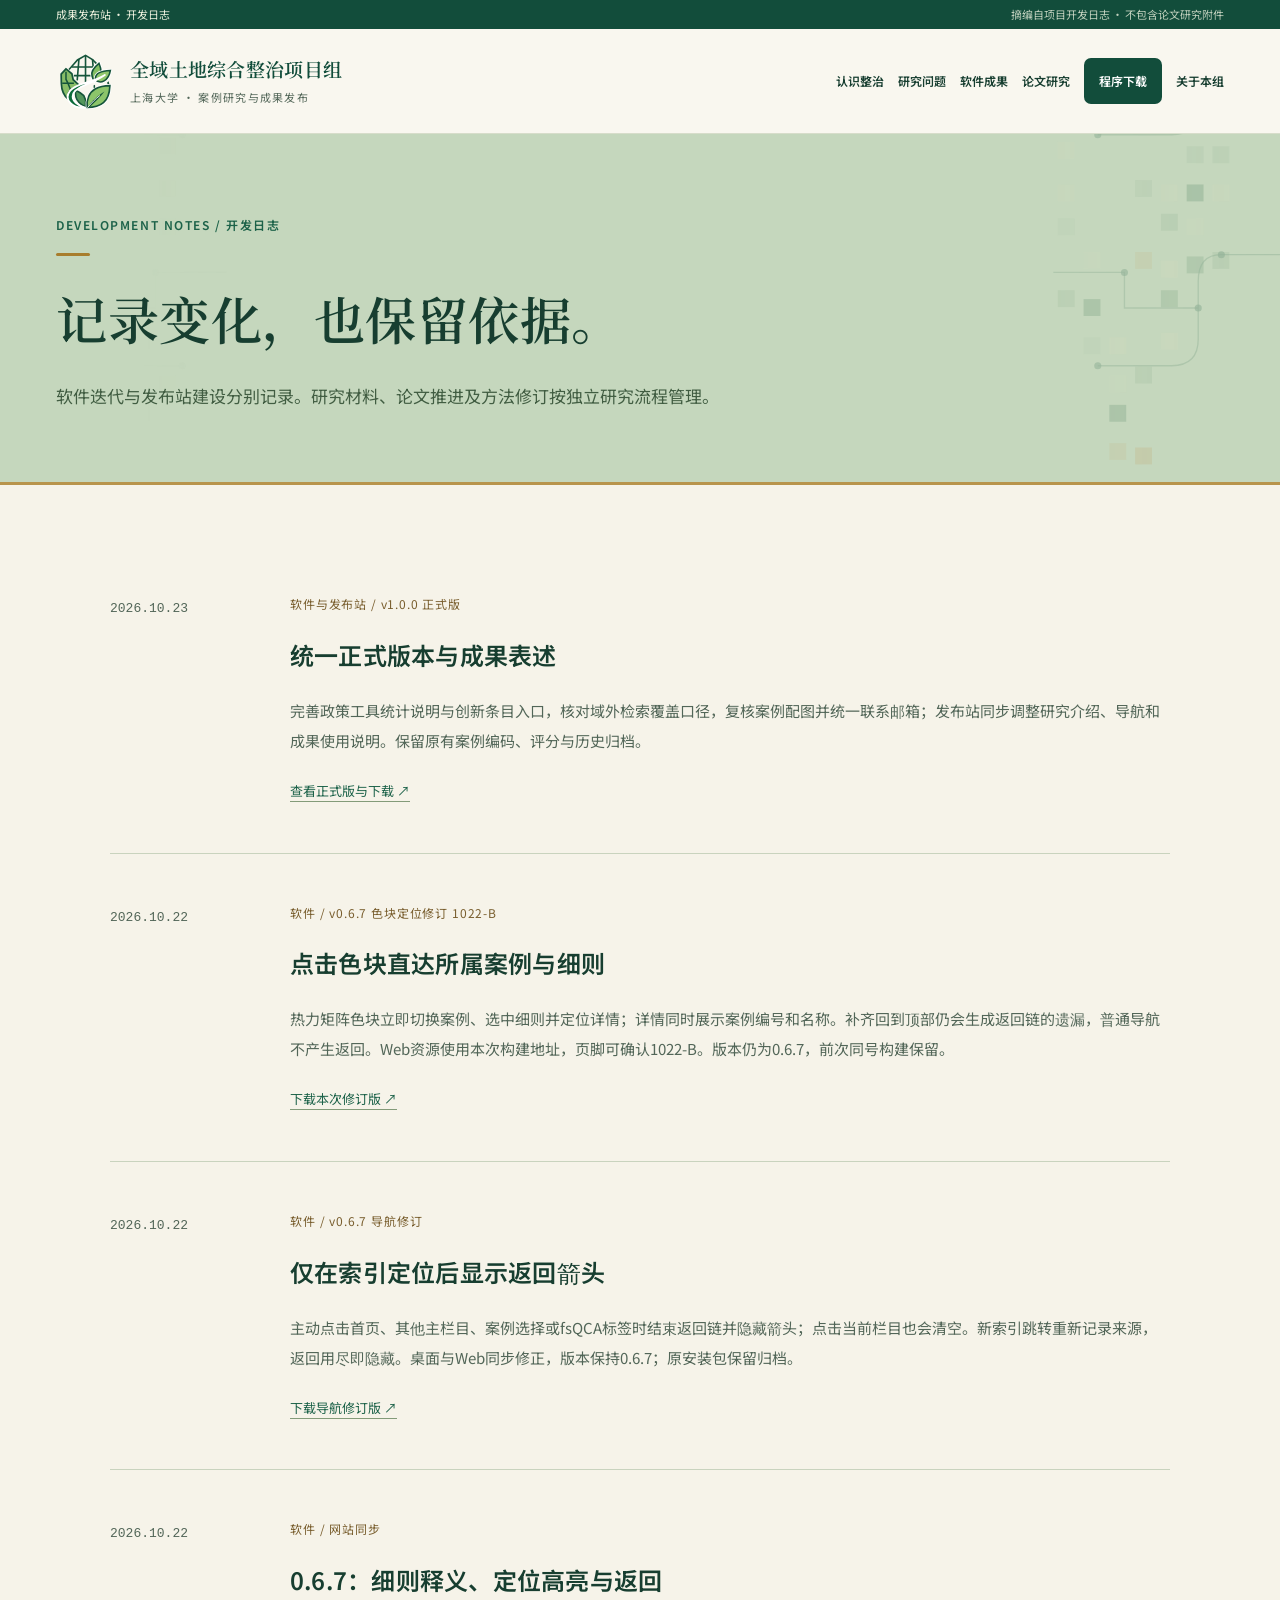
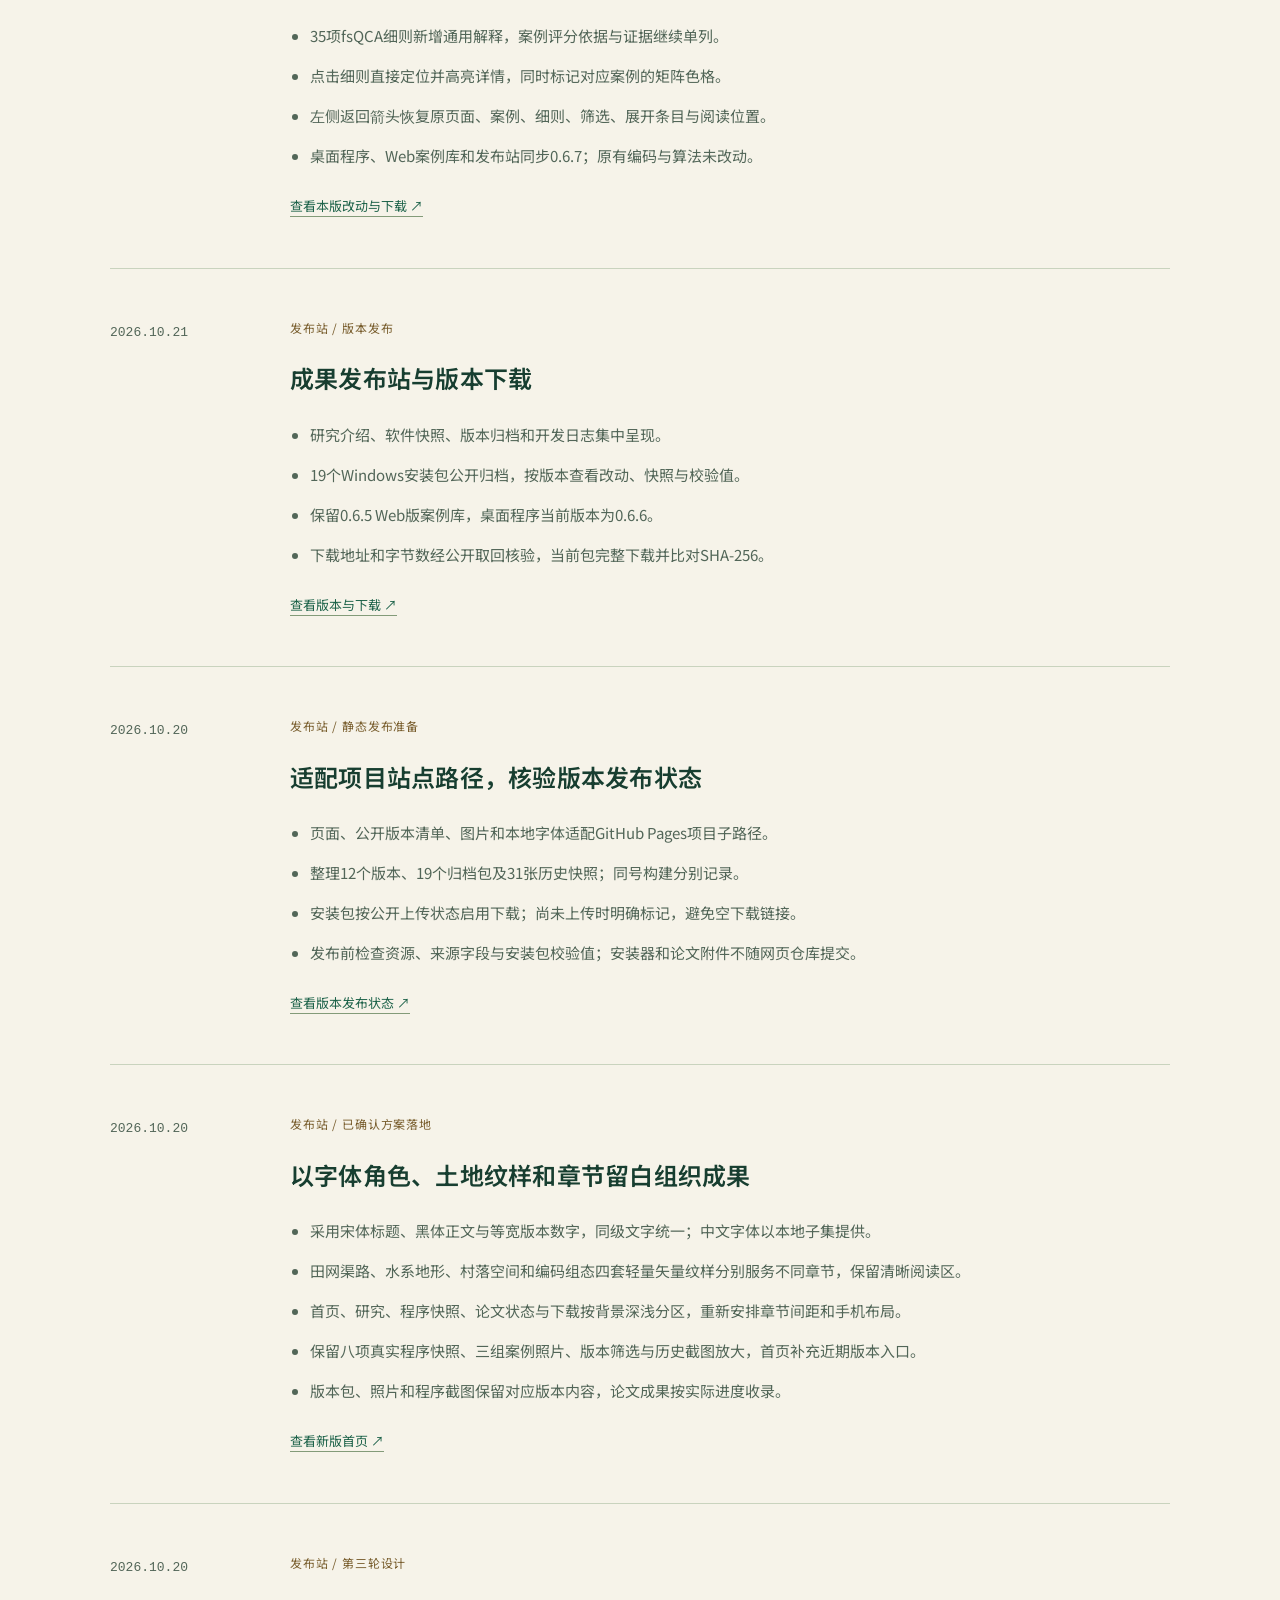
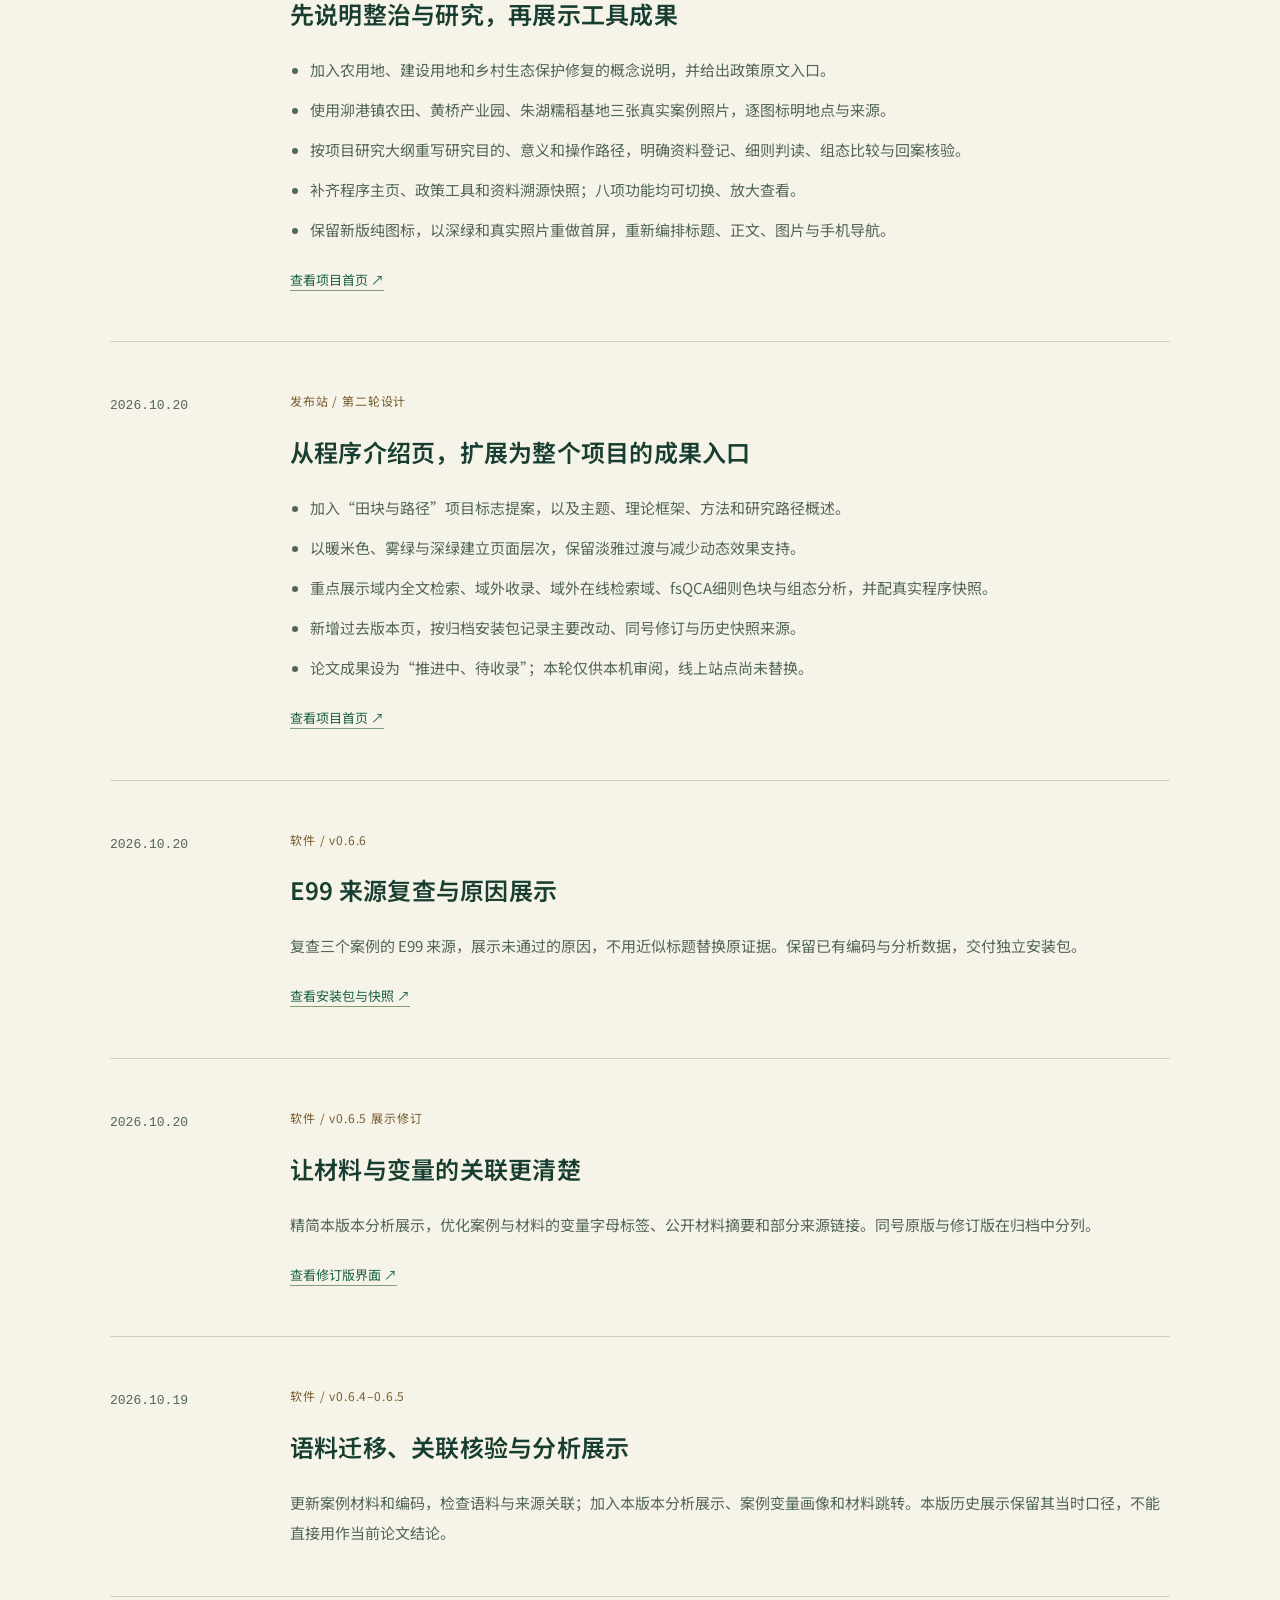
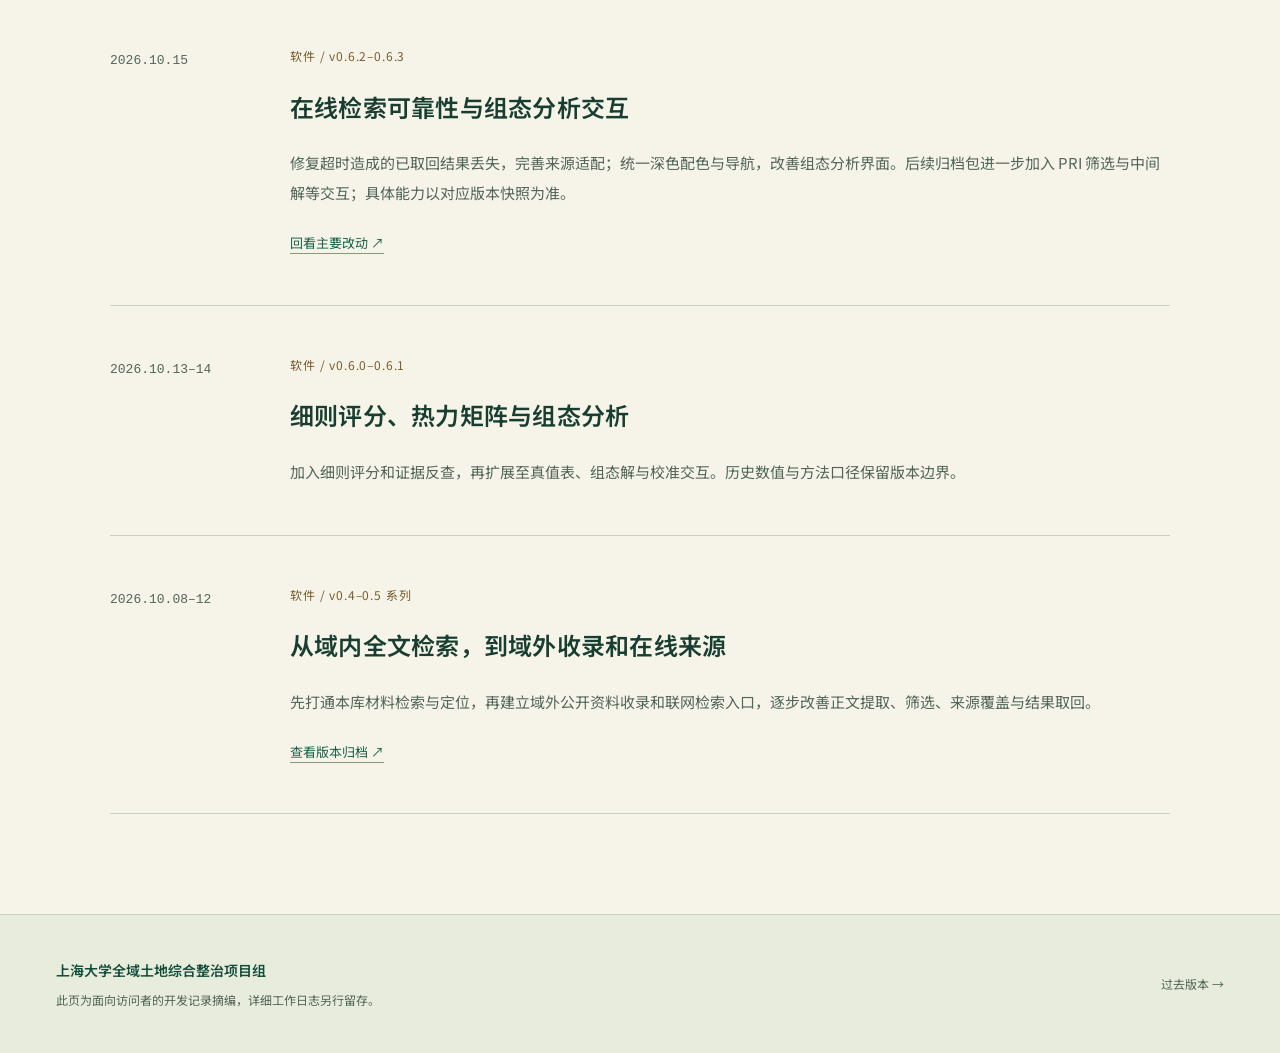
<file: log.html>
<!doctype html><html lang="zh-CN"><head><meta charset="utf-8"><meta name="viewport" content="width=device-width,initial-scale=1"><title>开发日志 · 全域土地综合整治项目组</title><meta name="description" content="案例库程序开发进展与项目发布站建设记录。"><link rel="icon" href="project-mark-reference-v2.svg"><link rel="preload" href="assets/fonts/clc-serif-600.woff" as="font" type="font/woff" crossorigin><link rel="preload" href="assets/fonts/clc-sans-400.woff" as="font" type="font/woff" crossorigin><link rel="stylesheet" href="site.css?v=1.0.0-20261023"><script defer src="site.js?v=1.0.0-20261023"></script><link rel="canonical" href="https://shuwgc.github.io/clc-case-codex/log.html"><meta property="og:type" content="website"><meta property="og:locale" content="zh_CN"><meta property="og:title" content="开发日志 · 全域土地综合整治项目组"><meta property="og:description" content="案例库程序开发进展与项目发布站建设记录。"><meta property="og:url" content="https://shuwgc.github.io/clc-case-codex/log.html"><meta property="og:image" content="https://shuwgc.github.io/clc-case-codex/case-maogang-farmland.jpg"><meta name="referrer" content="strict-origin-when-cross-origin"><noscript><style>@media(max-width:1100px){.header-inner{flex-wrap:wrap}.menu-toggle{display:none}.site-header .nav{position:static;display:flex;flex-wrap:wrap;width:100%;padding-bottom:18px;background:transparent;box-shadow:none}}</style></noscript></head><body data-page="log"><a class="skip-link" href="#main-content">跳至主要内容</a><div class="preview-bar"><div class="wrap"><span>成果发布站 · 开发日志</span><span>摘编自项目开发日志 · 不包含论文研究附件</span></div></div><header class="site-header"><div class="wrap header-inner"><a class="brand" href="index.html" aria-label="项目组成果发布站首页"><img src="project-mark-reference-v2.svg" alt="全域土地综合整治绿白图标"><div><strong>全域土地综合整治项目组</strong><small>上海大学 · 案例研究与成果发布</small></div></a><button class="menu-toggle" type="button" aria-controls="site-nav" aria-expanded="false">导航 <span aria-hidden="true">☰</span></button><nav class="nav" id="site-nav" aria-label="主导航"><a href="index.html#understanding">认识整治</a><a href="index.html#research">研究问题</a><a href="index.html#software">软件成果</a><a href="index.html#papers">论文研究</a><a href="index.html#downloads" class="nav-download">程序下载</a><a href="index.html#about">关于本组</a></nav></div></header><main id="main-content" tabindex="-1"><section class="page-intro"><div class="wrap"><div class="eyebrow">DEVELOPMENT NOTES / 开发日志</div><h1>记录变化，也保留依据。</h1><p>软件迭代与发布站建设分别记录。研究材料、论文推进及方法修订按独立研究流程管理。</p></div></section><section class="section"><div class="wrap timeline"><article class="log-entry"><div class="log-date">2026.10.23</div><div><div class="log-tag">软件与发布站 / v1.0.0 正式版</div><h2>统一正式版本与成果表述</h2><p>完善政策工具统计说明与创新条目入口，核对域外检索覆盖口径，复核案例配图并统一联系邮箱；发布站同步调整研究介绍、导航和成果使用说明。保留原有案例编码、评分与历史归档。</p><a class="text-link" href="versions.html#v1-0-0">查看正式版与下载 ↗</a></div></article><article class="log-entry"><div class="log-date">2026.10.22</div><div><div class="log-tag">软件 / v0.6.7 色块定位修订 1022-B</div><h2>点击色块直达所属案例与细则</h2><p>热力矩阵色块立即切换案例、选中细则并定位详情；详情同时展示案例编号和名称。补齐回到顶部仍会生成返回链的遗漏，普通导航不产生返回。Web资源使用本次构建地址，页脚可确认1022-B。版本仍为0.6.7，前次同号构建保留。</p><a class="text-link" href="versions.html#v0-6-7">下载本次修订版 ↗</a></div></article><article class="log-entry"><div class="log-date">2026.10.22</div><div><div class="log-tag">软件 / v0.6.7 导航修订</div><h2>仅在索引定位后显示返回箭头</h2><p>主动点击首页、其他主栏目、案例选择或fsQCA标签时结束返回链并隐藏箭头；点击当前栏目也会清空。新索引跳转重新记录来源，返回用尽即隐藏。桌面与Web同步修正，版本保持0.6.7；原安装包保留归档。</p><a class="text-link" href="versions.html#v0-6-7">下载导航修订版 ↗</a></div></article><article class="log-entry"><div class="log-date">2026.10.22</div><div><div class="log-tag">软件 / 网站同步</div><h2>0.6.7：细则释义、定位高亮与返回</h2><ul><li>35项fsQCA细则新增通用解释，案例评分依据与证据继续单列。</li><li>点击细则直接定位并高亮详情，同时标记对应案例的矩阵色格。</li><li>左侧返回箭头恢复原页面、案例、细则、筛选、展开条目与阅读位置。</li><li>桌面程序、Web案例库和发布站同步0.6.7；原有编码与算法未改动。</li></ul><a class="text-link" href="versions.html#v0-6-7">查看本版改动与下载 ↗</a></div></article><article class="log-entry"><div class="log-date">2026.10.21</div><div><div class="log-tag">发布站 / 版本发布</div><h2>成果发布站与版本下载</h2><ul><li>研究介绍、软件快照、版本归档和开发日志集中呈现。</li><li>19个Windows安装包公开归档，按版本查看改动、快照与校验值。</li><li>保留0.6.5 Web版案例库，桌面程序当前版本为0.6.6。</li><li>下载地址和字节数经公开取回核验，当前包完整下载并比对SHA-256。</li></ul><a class="text-link" href="versions.html">查看版本与下载 ↗</a></div></article><article class="log-entry"><div class="log-date">2026.10.20</div><div><div class="log-tag">发布站 / 静态发布准备</div><h2>适配项目站点路径，核验版本发布状态</h2><ul><li>页面、公开版本清单、图片和本地字体适配GitHub Pages项目子路径。</li><li>整理12个版本、19个归档包及31张历史快照；同号构建分别记录。</li><li>安装包按公开上传状态启用下载；尚未上传时明确标记，避免空下载链接。</li><li>发布前检查资源、来源字段与安装包校验值；安装器和论文附件不随网页仓库提交。</li></ul><a class="text-link" href="versions.html">查看版本发布状态 ↗</a></div></article><article class="log-entry"><div class="log-date">2026.10.20</div><div><div class="log-tag">发布站 / 已确认方案落地</div><h2>以字体角色、土地纹样和章节留白组织成果</h2><ul><li>采用宋体标题、黑体正文与等宽版本数字，同级文字统一；中文字体以本地子集提供。</li><li>田网渠路、水系地形、村落空间和编码组态四套轻量矢量纹样分别服务不同章节，保留清晰阅读区。</li><li>首页、研究、程序快照、论文状态与下载按背景深浅分区，重新安排章节间距和手机布局。</li><li>保留八项真实程序快照、三组案例照片、版本筛选与历史截图放大，首页补充近期版本入口。</li><li>版本包、照片和程序截图保留对应版本内容，论文成果按实际进度收录。</li></ul><a class="text-link" href="index.html">查看新版首页 ↗</a></div></article><article class="log-entry"><div class="log-date">2026.10.20</div><div><div class="log-tag">发布站 / 第三轮设计</div><h2>先说明整治与研究，再展示工具成果</h2><ul><li>加入农用地、建设用地和乡村生态保护修复的概念说明，并给出政策原文入口。</li><li>使用泖港镇农田、黄桥产业园、朱湖糯稻基地三张真实案例照片，逐图标明地点与来源。</li><li>按项目研究大纲重写研究目的、意义和操作路径，明确资料登记、细则判读、组态比较与回案核验。</li><li>补齐程序主页、政策工具和资料溯源快照；八项功能均可切换、放大查看。</li><li>保留新版纯图标，以深绿和真实照片重做首屏，重新编排标题、正文、图片与手机导航。</li></ul><a class="text-link" href="index.html">查看项目首页 ↗</a></div></article><article class="log-entry"><div class="log-date">2026.10.20</div><div><div class="log-tag">发布站 / 第二轮设计</div><h2>从程序介绍页，扩展为整个项目的成果入口</h2><ul><li>加入“田块与路径”项目标志提案，以及主题、理论框架、方法和研究路径概述。</li><li>以暖米色、雾绿与深绿建立页面层次，保留淡雅过渡与减少动态效果支持。</li><li>重点展示域内全文检索、域外收录、域外在线检索域、fsQCA细则色块与组态分析，并配真实程序快照。</li><li>新增过去版本页，按归档安装包记录主要改动、同号修订与历史快照来源。</li><li>论文成果设为“推进中、待收录”；本轮仅供本机审阅，线上站点尚未替换。</li></ul><a class="text-link" href="index.html">查看项目首页 ↗</a></div></article><article class="log-entry"><div class="log-date">2026.10.20</div><div><div class="log-tag">软件 / v0.6.6</div><h2>E99 来源复查与原因展示</h2><p>复查三个案例的 E99 来源，展示未通过的原因，不用近似标题替换原证据。保留已有编码与分析数据，交付独立安装包。</p><a class="text-link" href="versions.html#v0-6-6">查看安装包与快照 ↗</a></div></article><article class="log-entry"><div class="log-date">2026.10.20</div><div><div class="log-tag">软件 / v0.6.5 展示修订</div><h2>让材料与变量的关联更清楚</h2><p>精简本版本分析展示，优化案例与材料的变量字母标签、公开材料摘要和部分来源链接。同号原版与修订版在归档中分列。</p><a class="text-link" href="versions.html#v0-6-5">查看修订版界面 ↗</a></div></article><article class="log-entry"><div class="log-date">2026.10.19</div><div><div class="log-tag">软件 / v0.6.4–0.6.5</div><h2>语料迁移、关联核验与分析展示</h2><p>更新案例材料和编码，检查语料与来源关联；加入本版本分析展示、案例变量画像和材料跳转。本版历史展示保留其当时口径，不能直接用作当前论文结论。</p></div></article><article class="log-entry"><div class="log-date">2026.10.15</div><div><div class="log-tag">软件 / v0.6.2–0.6.3</div><h2>在线检索可靠性与组态分析交互</h2><p>修复超时造成的已取回结果丢失，完善来源适配；统一深色配色与导航，改善组态分析界面。后续归档包进一步加入 PRI 筛选与中间解等交互；具体能力以对应版本快照为准。</p><a class="text-link" href="versions.html#v0-6-3">回看主要改动 ↗</a></div></article><article class="log-entry"><div class="log-date">2026.10.13–14</div><div><div class="log-tag">软件 / v0.6.0–0.6.1</div><h2>细则评分、热力矩阵与组态分析</h2><p>加入细则评分和证据反查，再扩展至真值表、组态解与校准交互。历史数值与方法口径保留版本边界。</p></div></article><article class="log-entry"><div class="log-date">2026.10.08–12</div><div><div class="log-tag">软件 / v0.4–0.5 系列</div><h2>从域内全文检索，到域外收录和在线来源</h2><p>先打通本库材料检索与定位，再建立域外公开资料收录和联网检索入口，逐步改善正文提取、筛选、来源覆盖与结果取回。</p><a class="text-link" href="versions.html">查看版本归档 ↗</a></div></article></div></section></main><footer class="site-footer"><div class="wrap footer-inner"><div><strong>上海大学全域土地综合整治项目组</strong><span>此页为面向访问者的开发记录摘编，详细工作日志另行留存。</span></div><a href="versions.html">过去版本 →</a></div></footer></body></html>
</file>
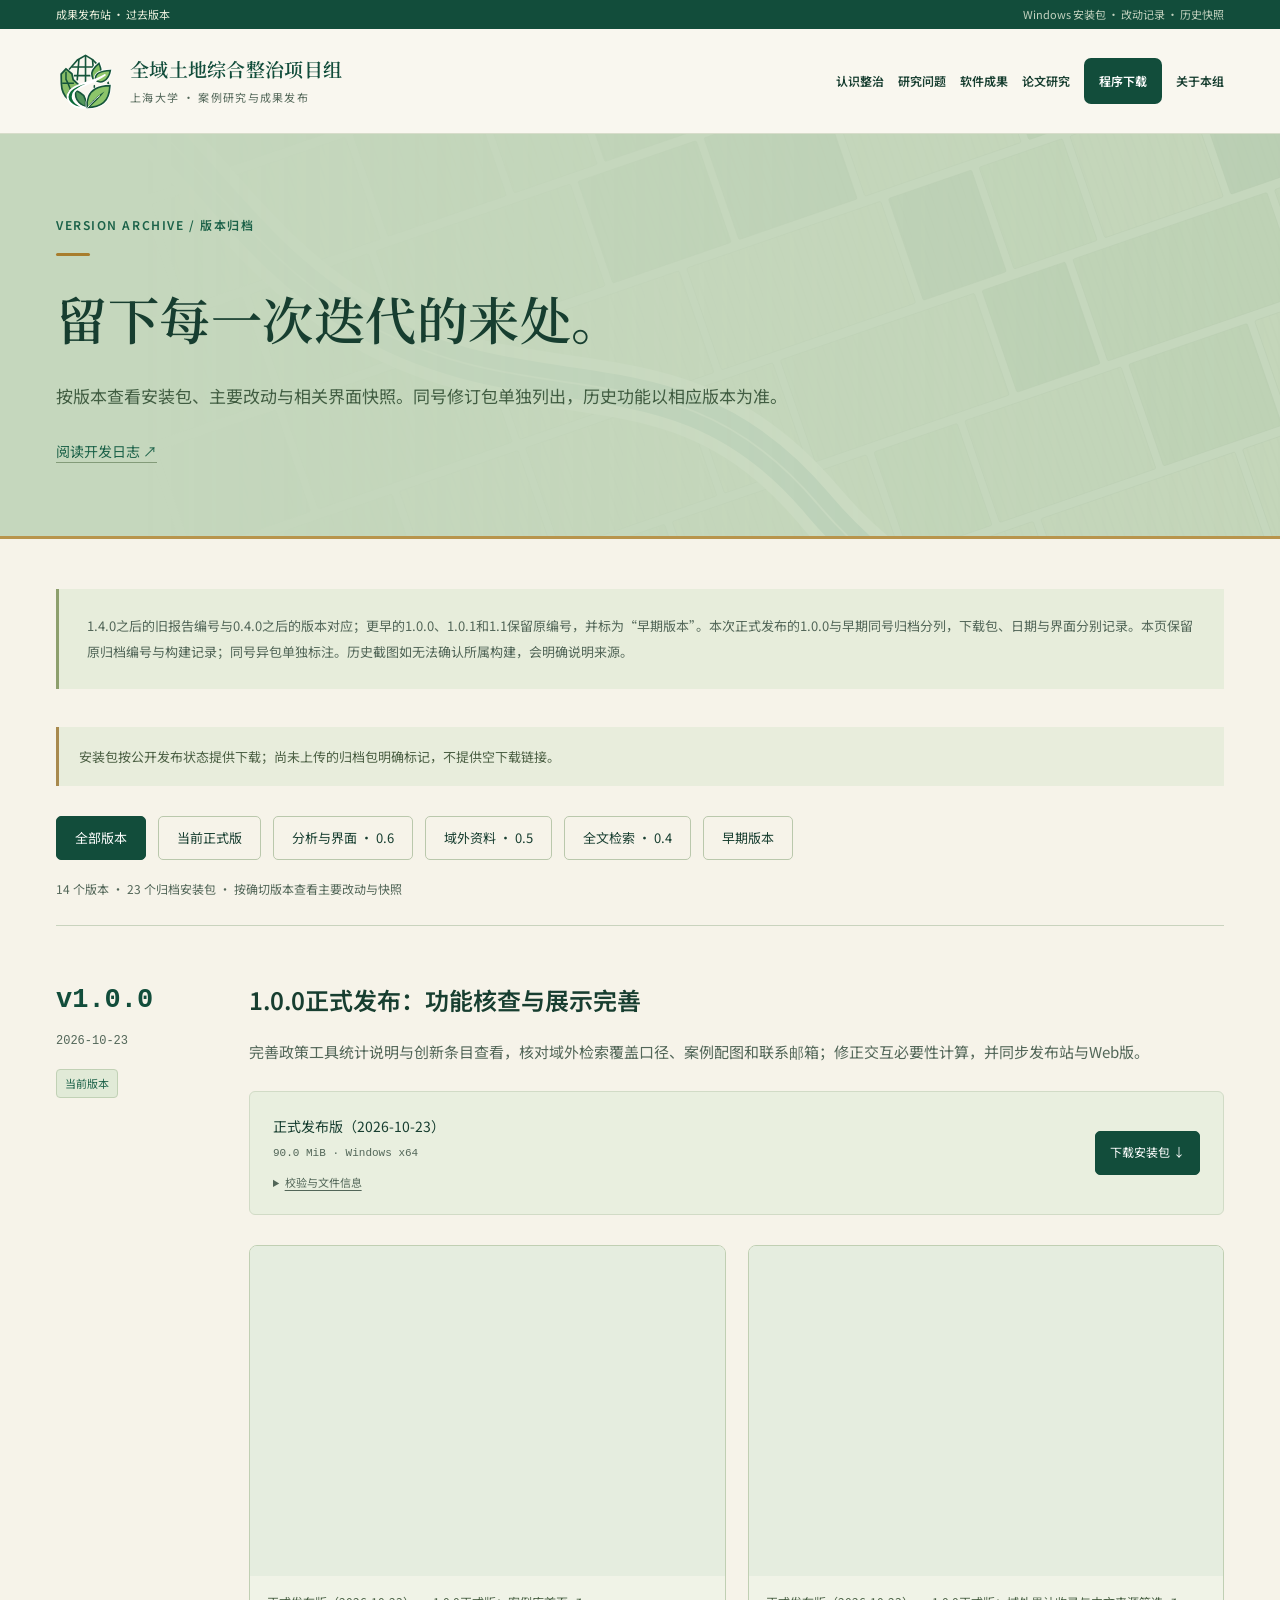
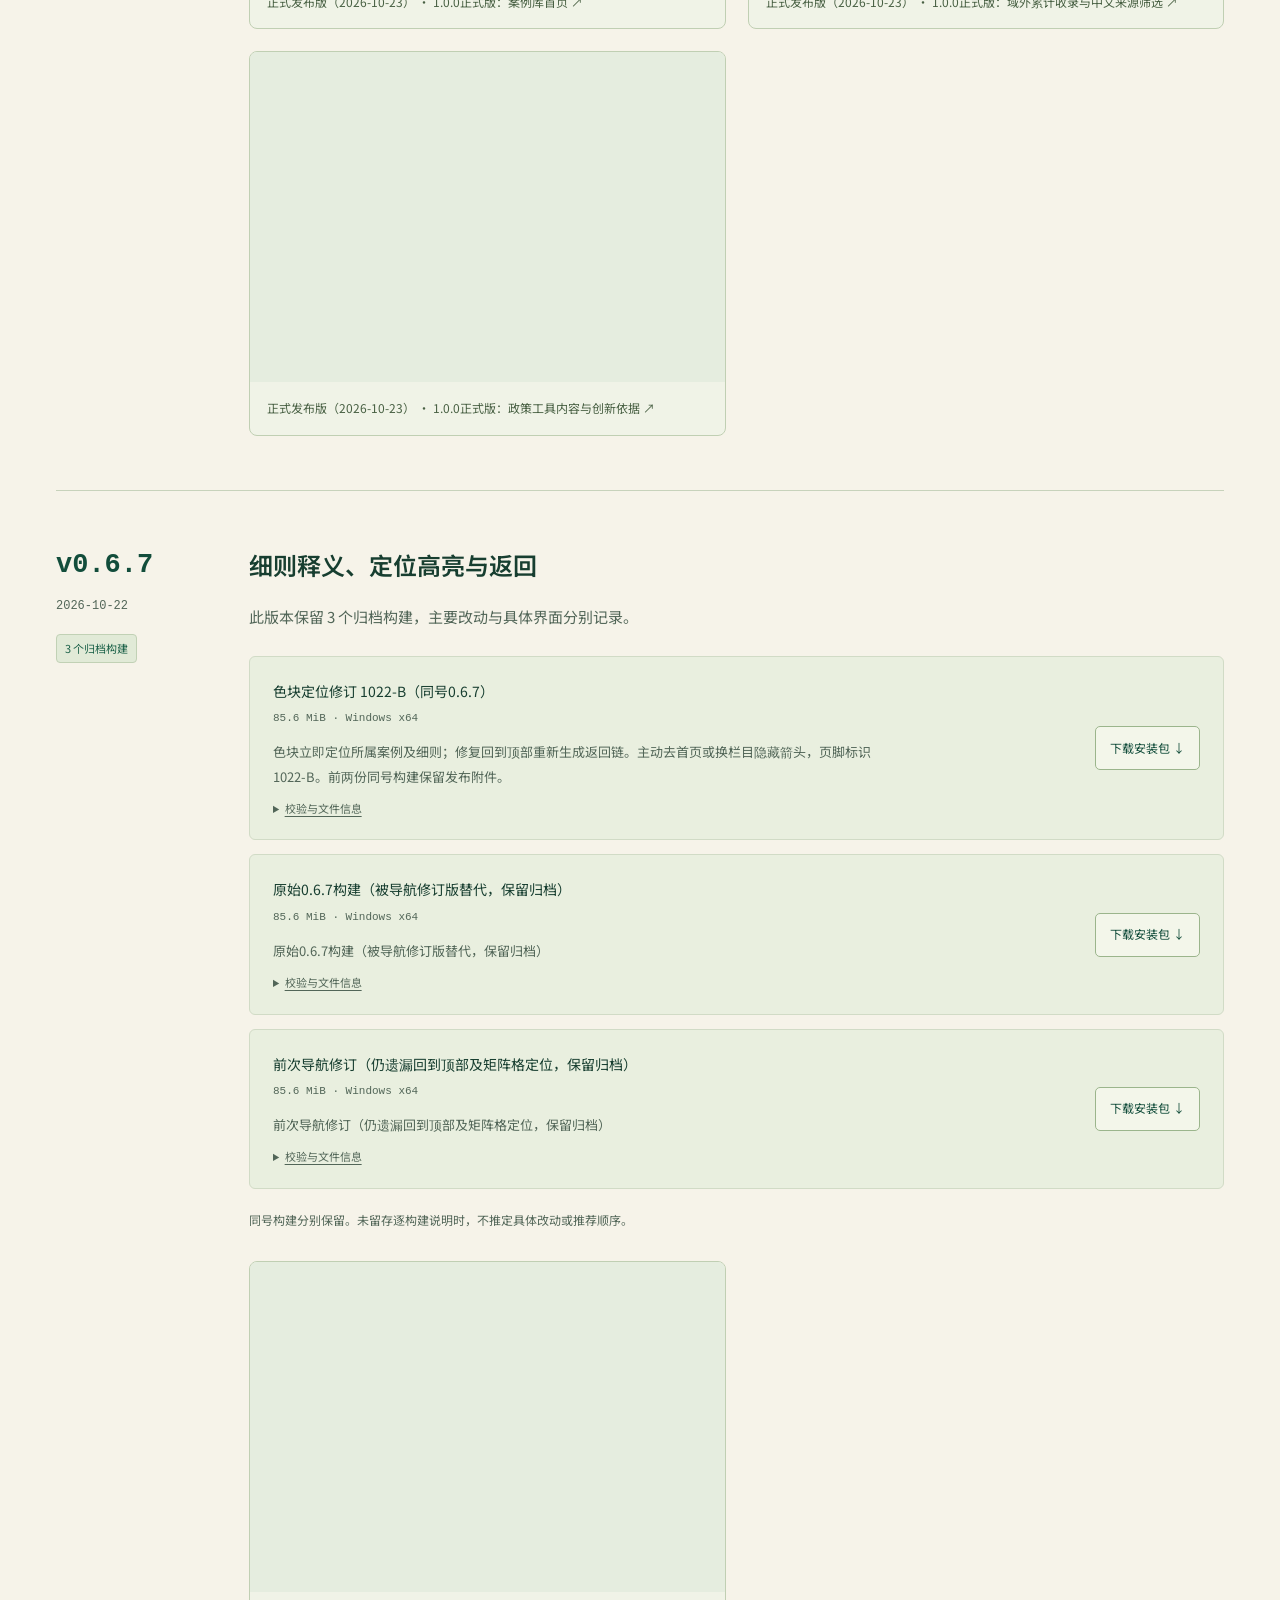
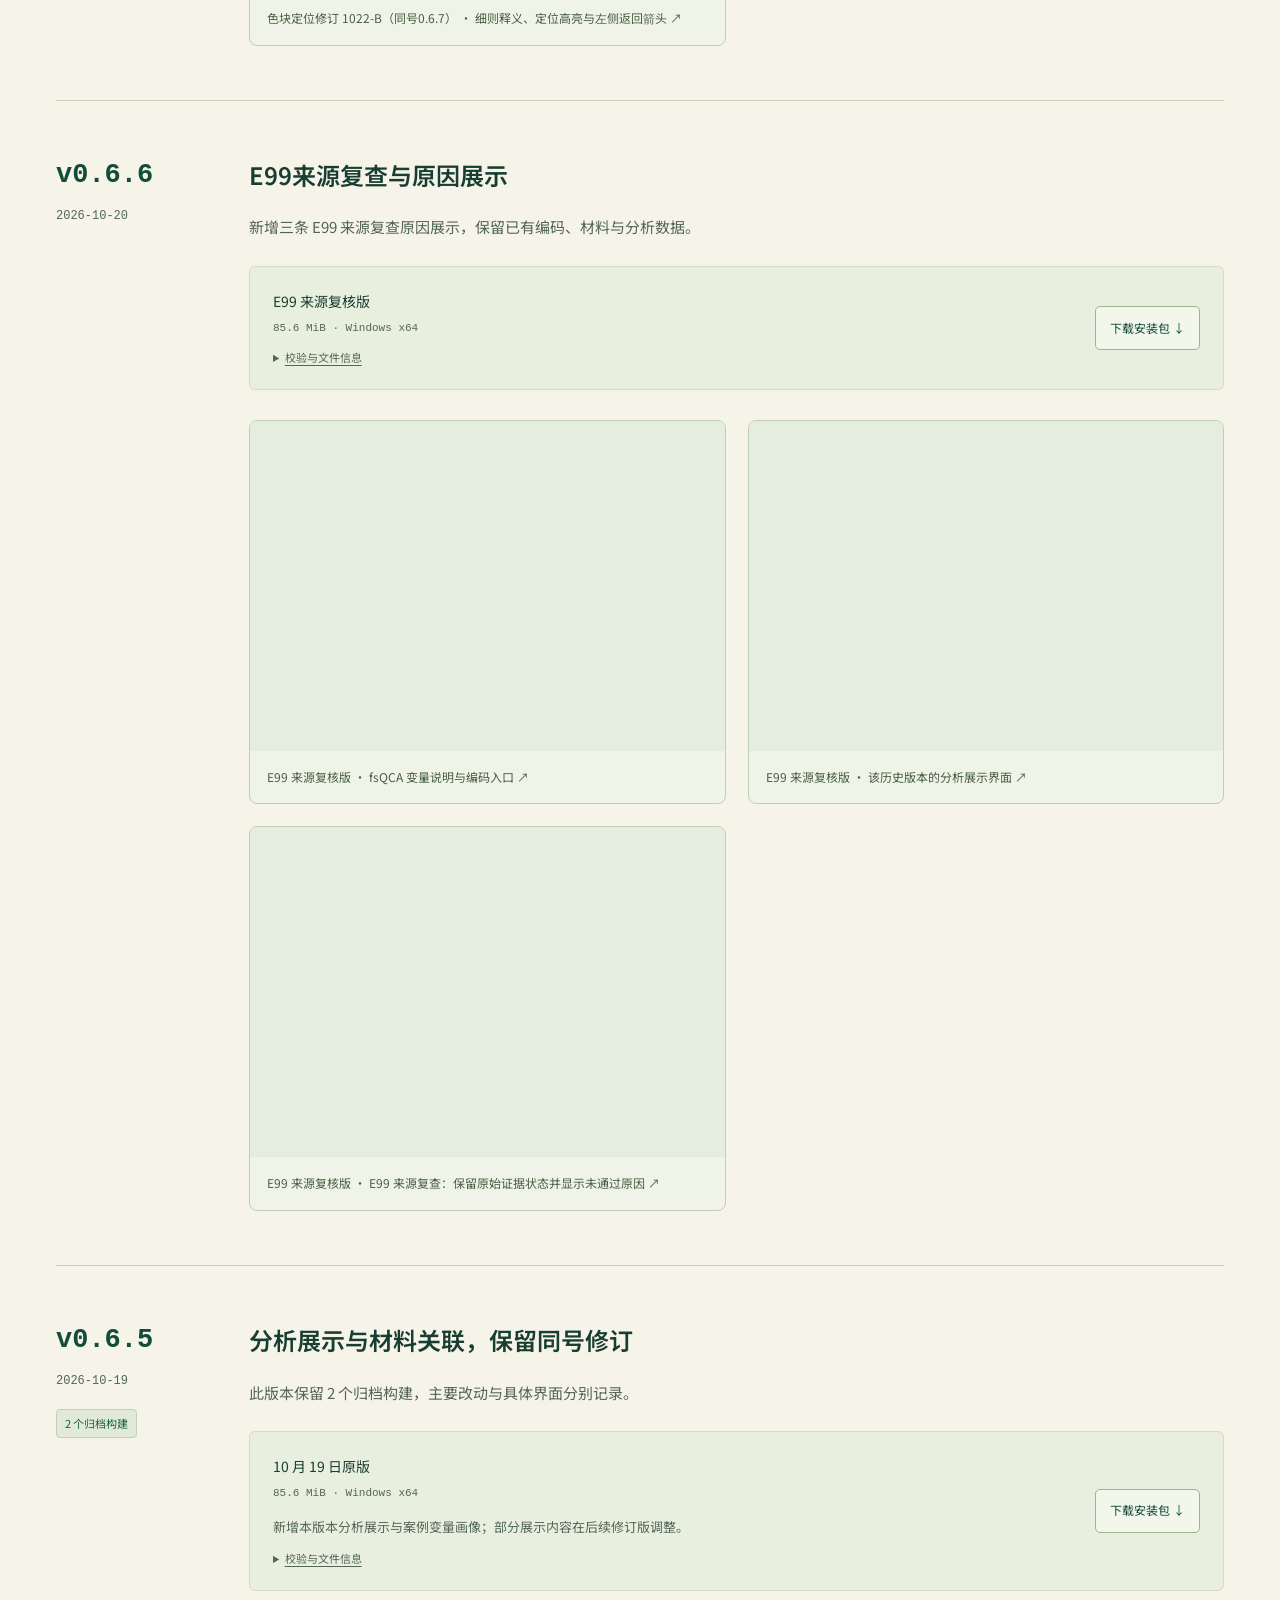
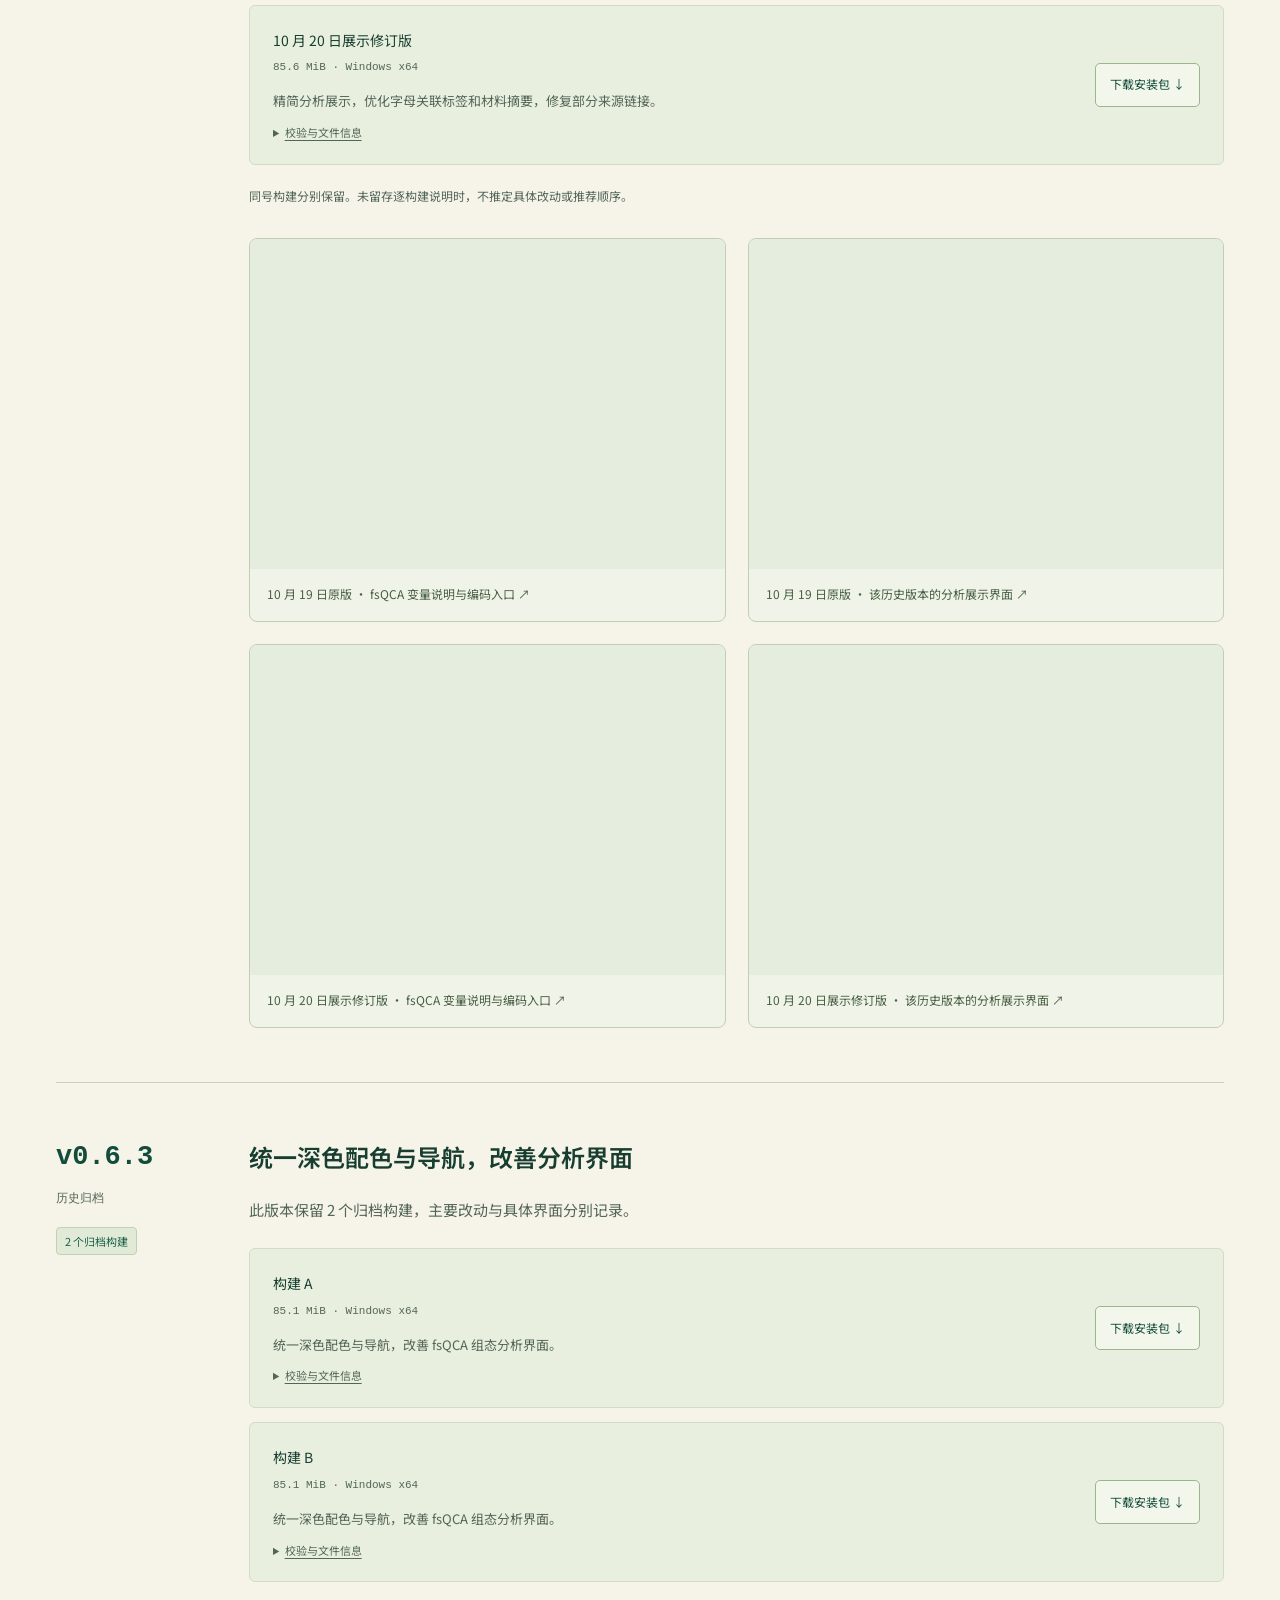
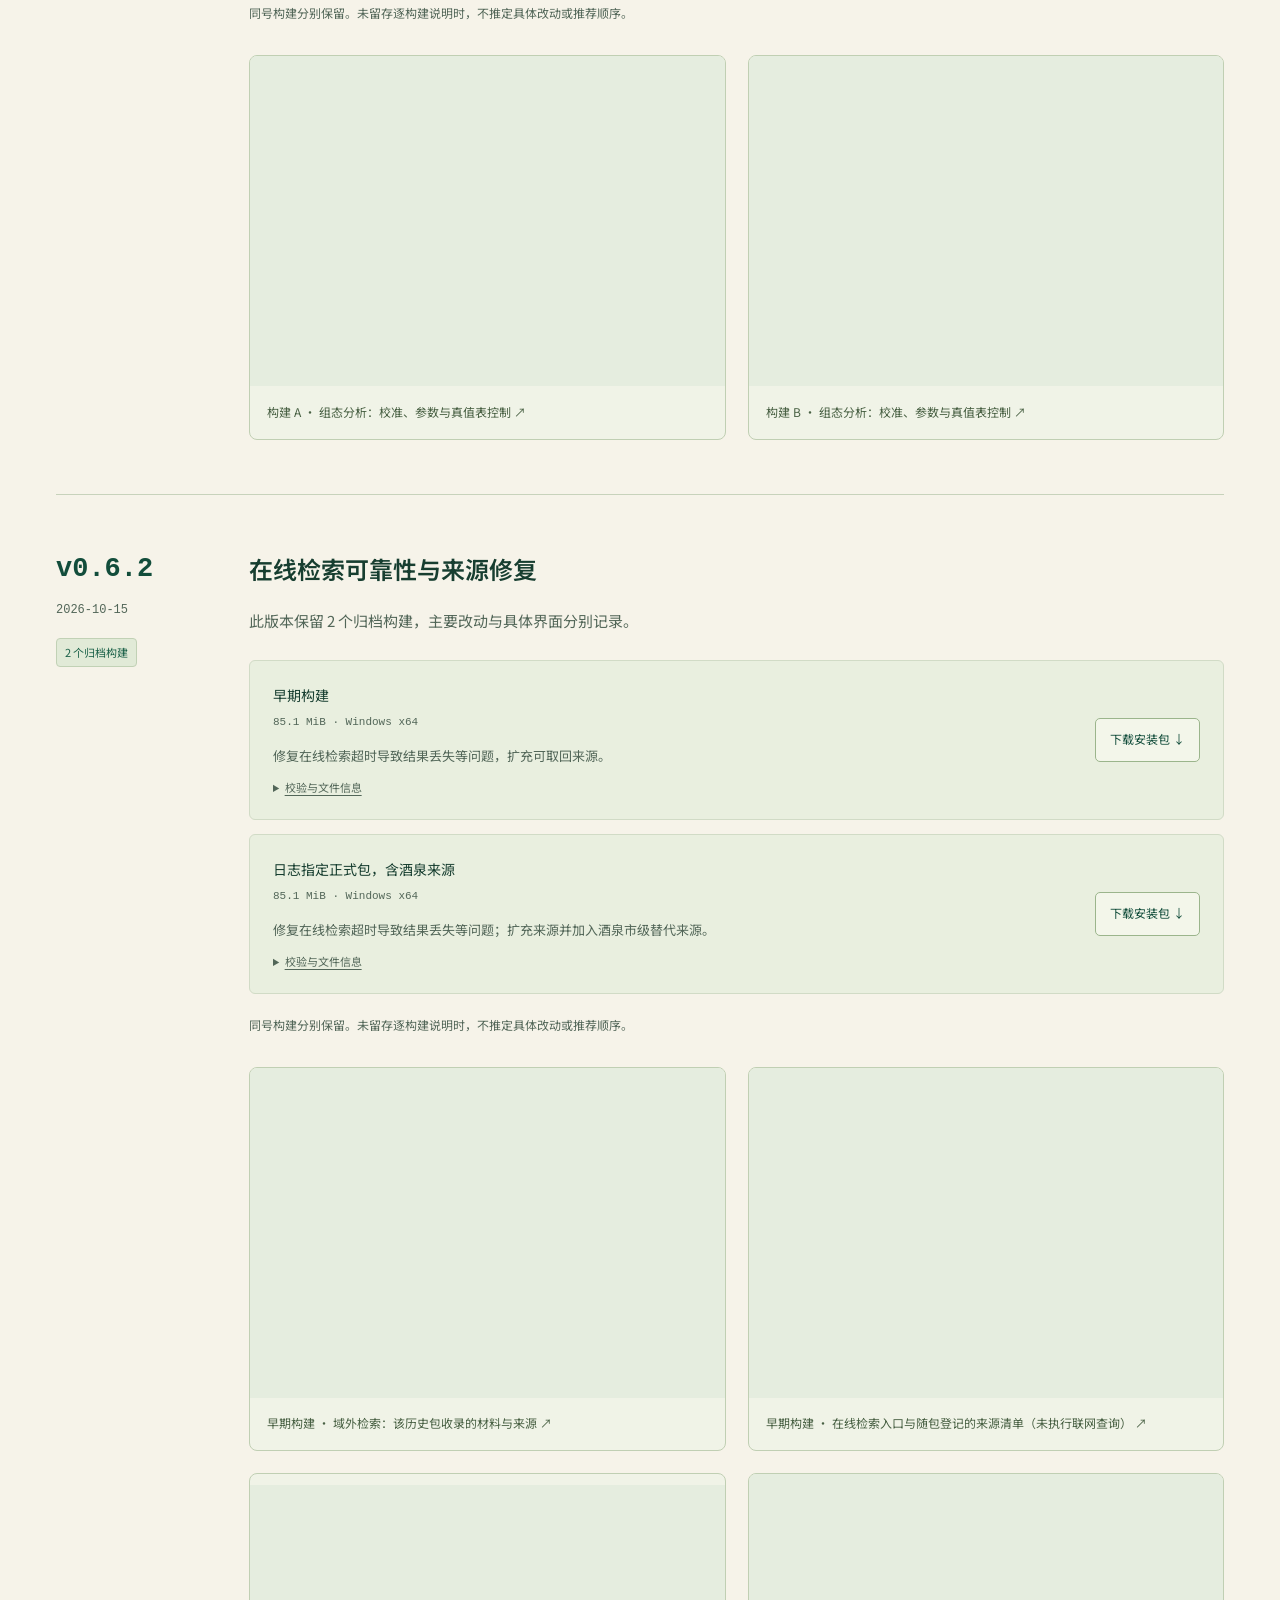
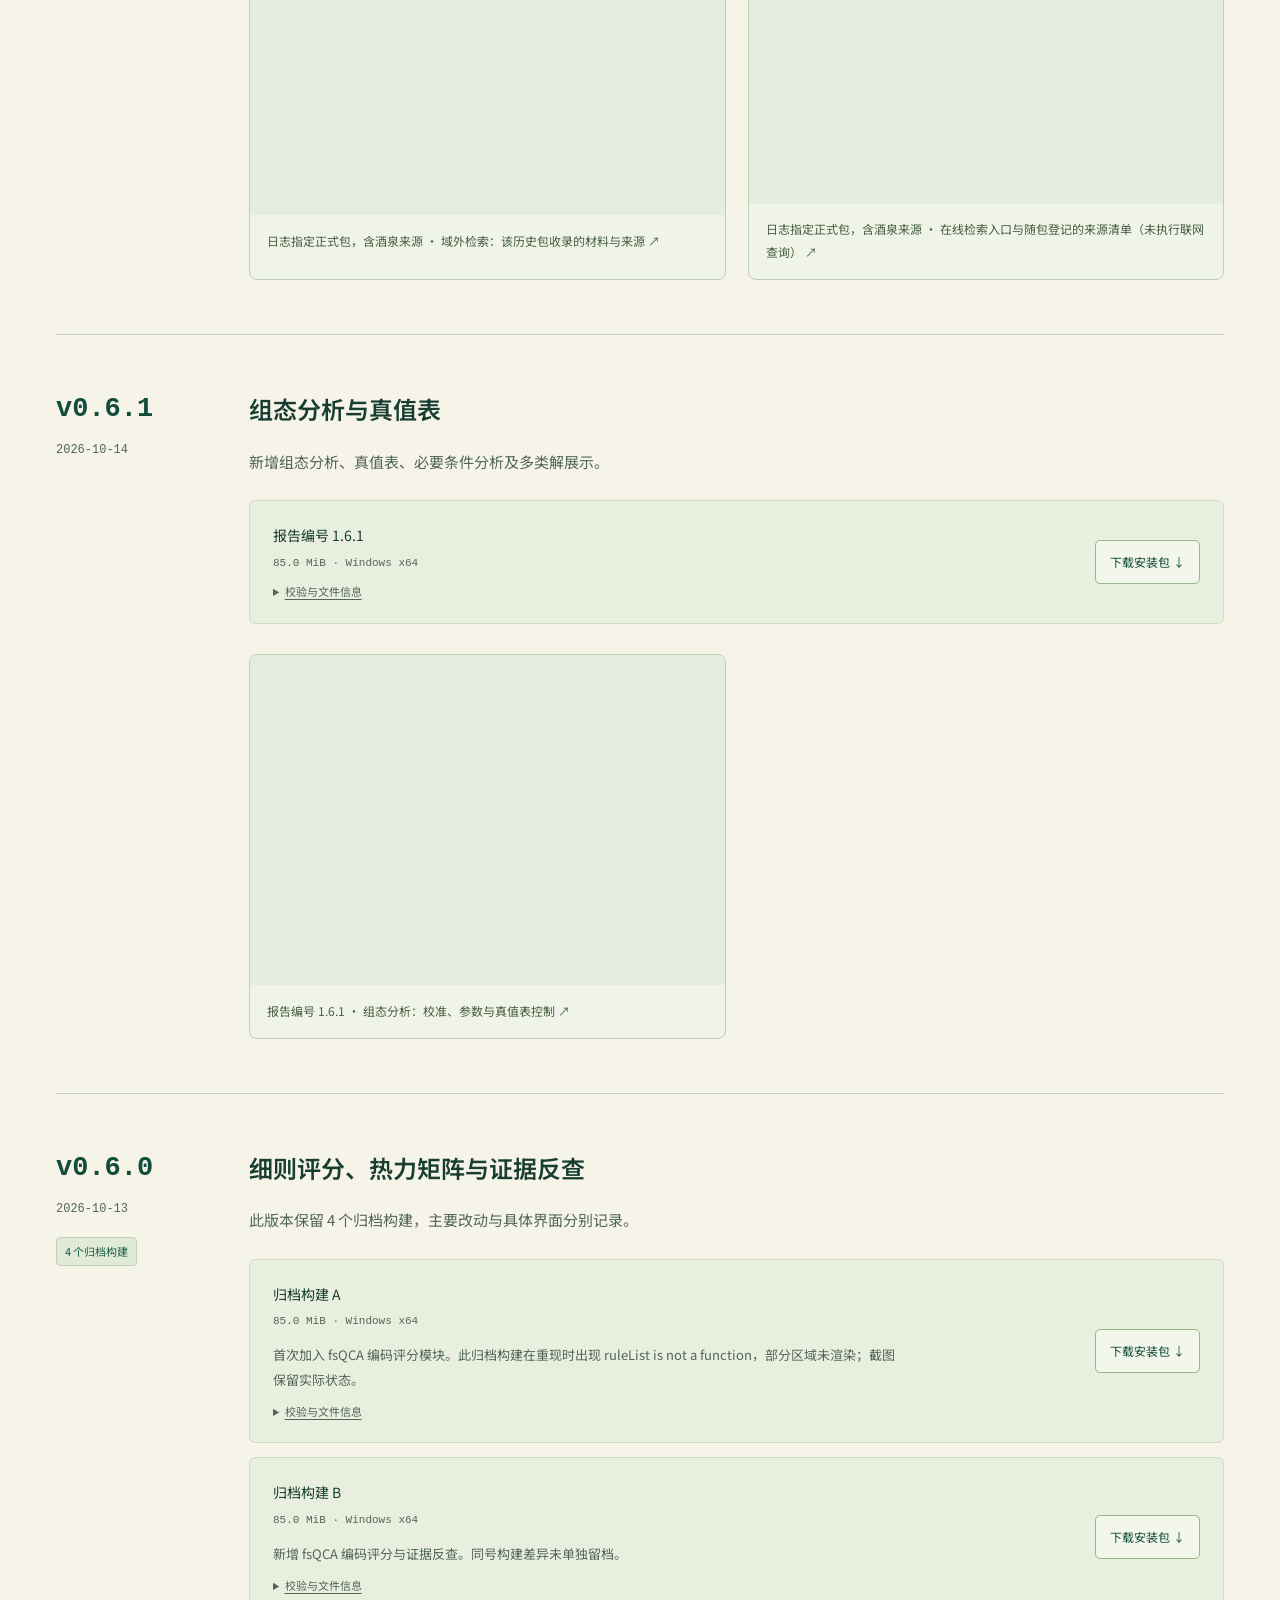
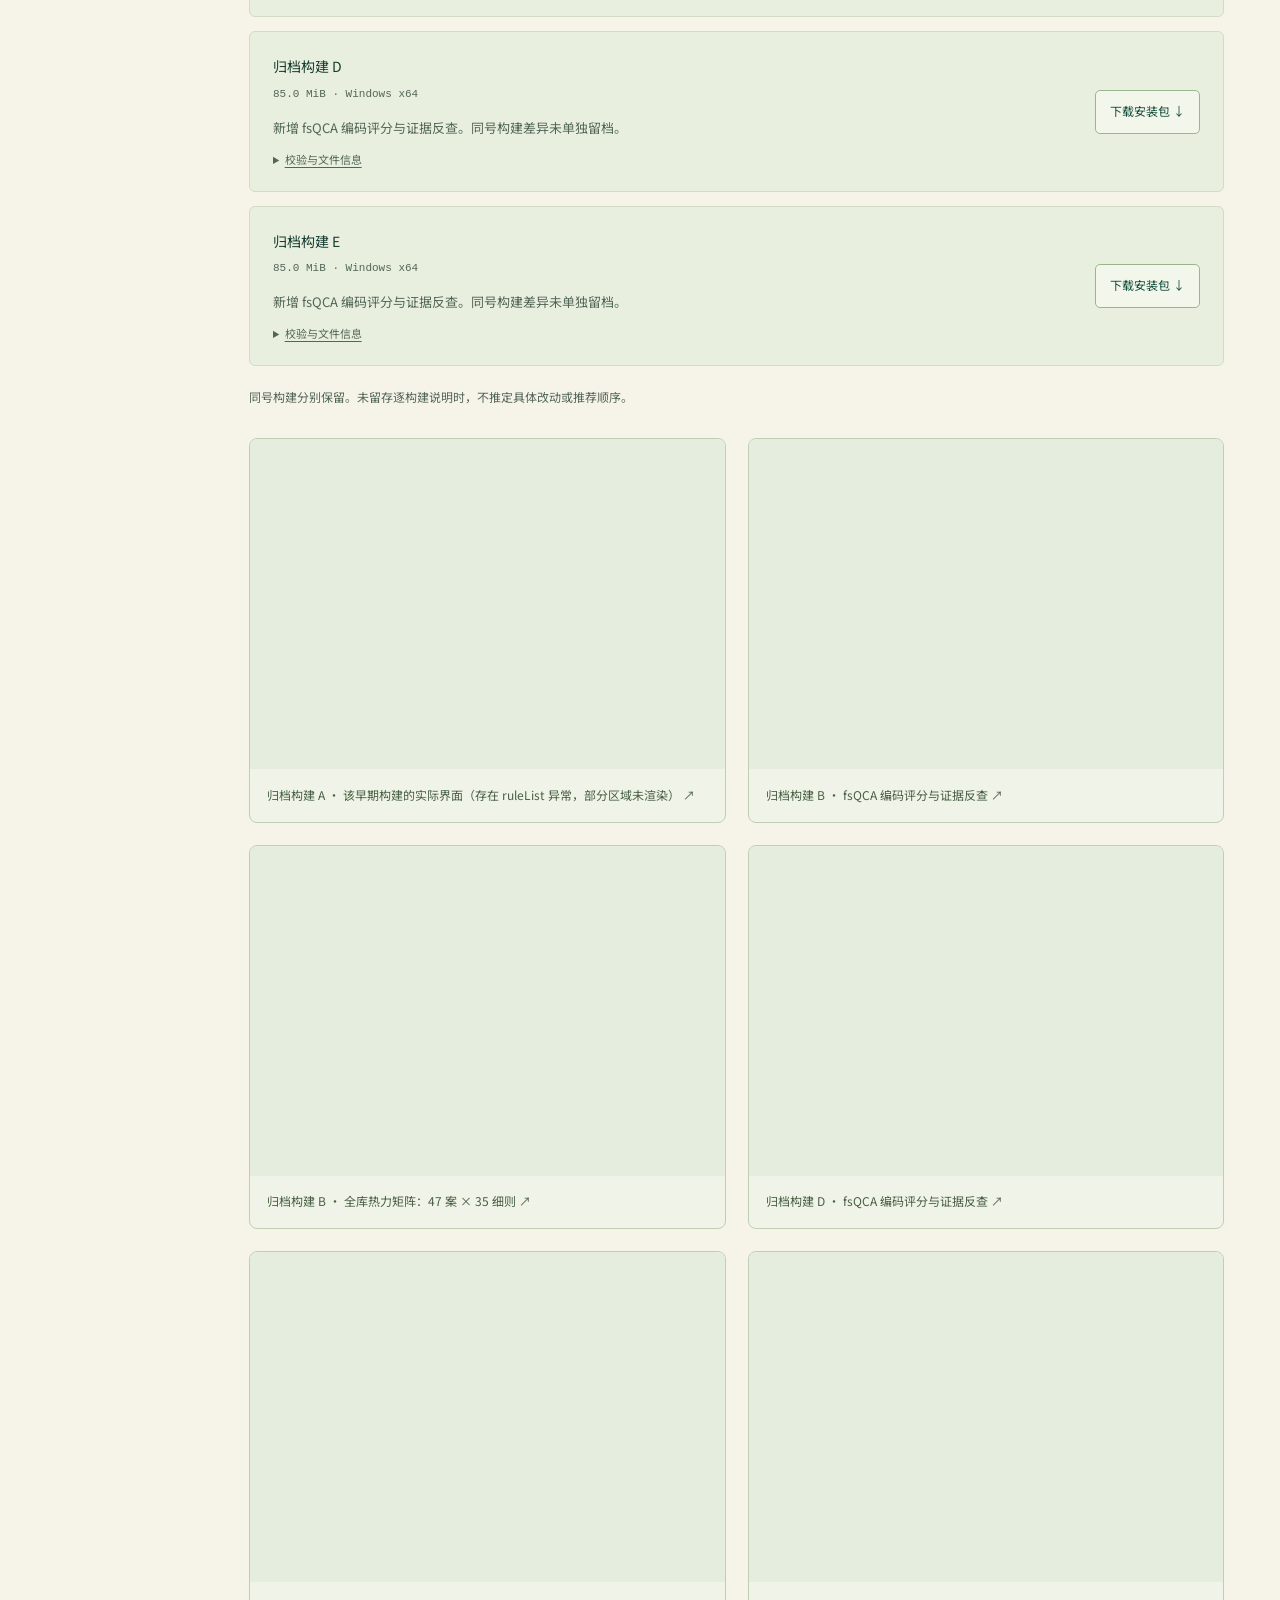
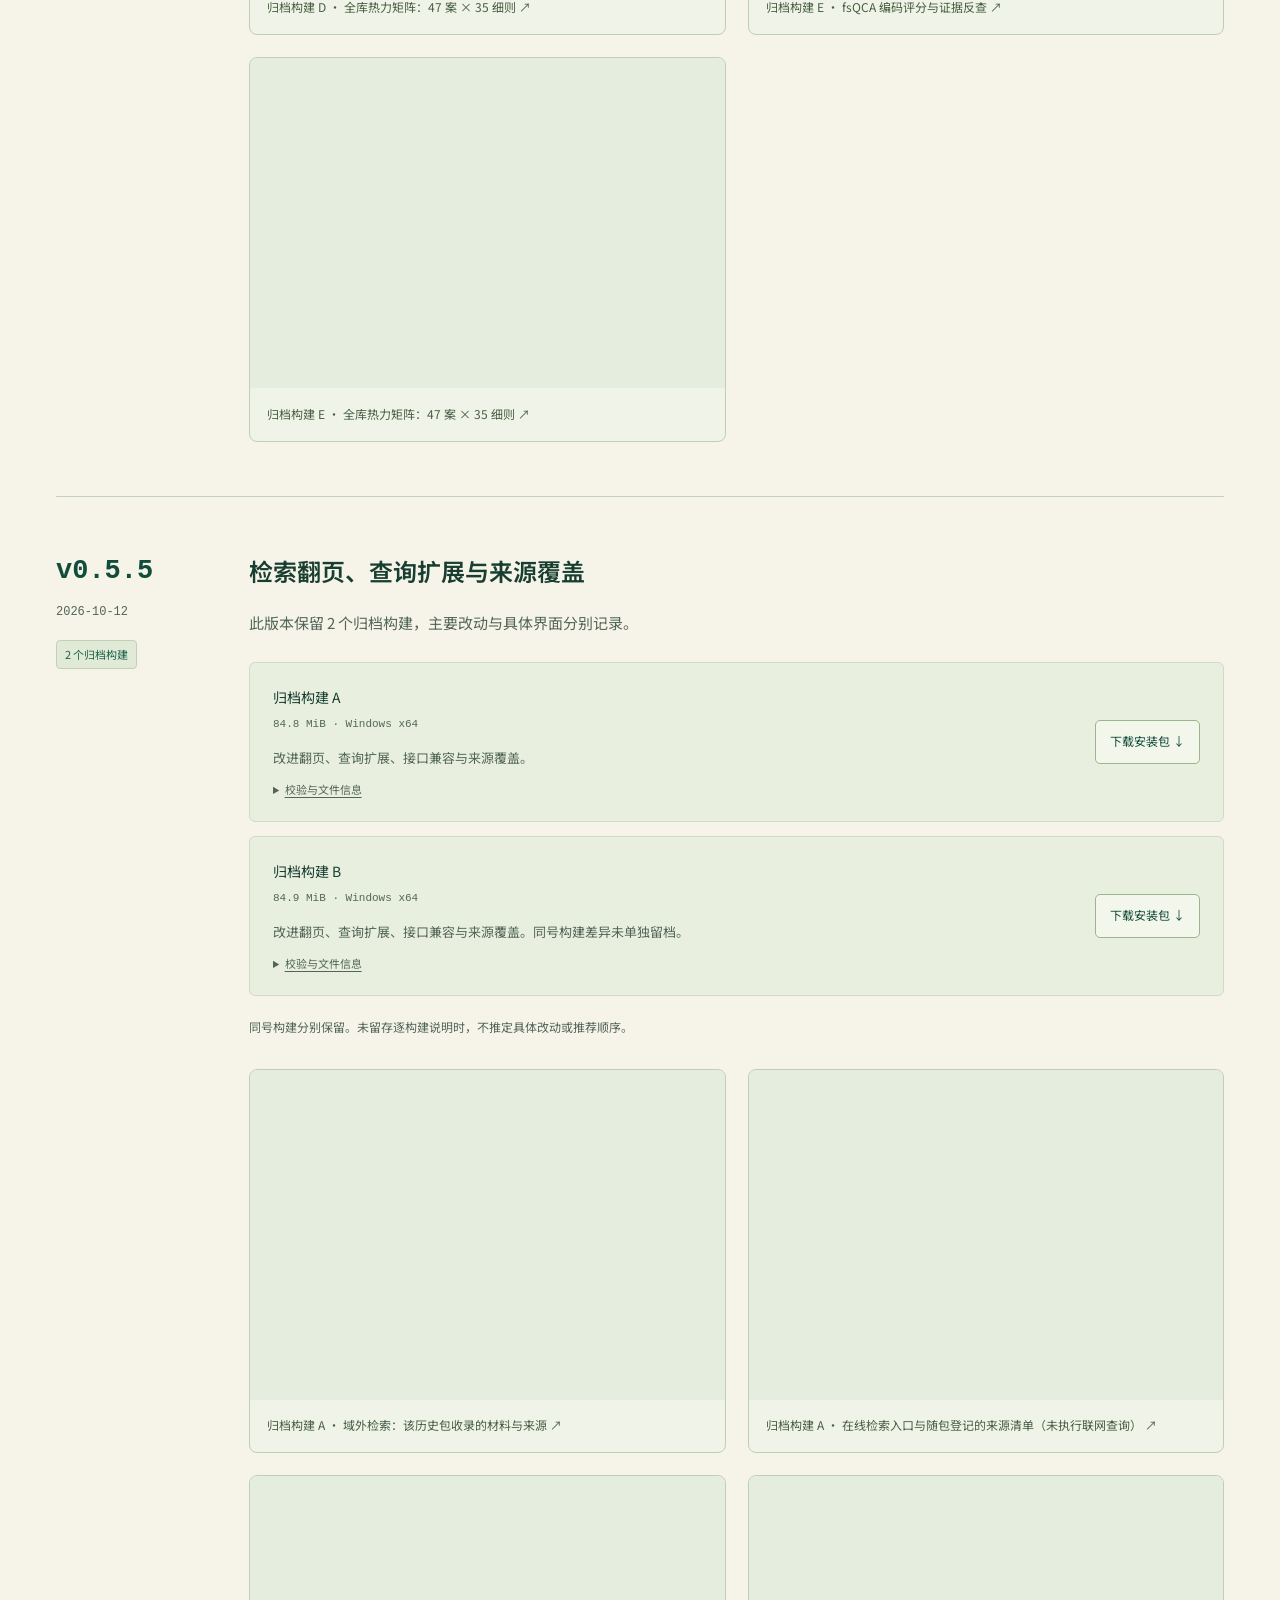
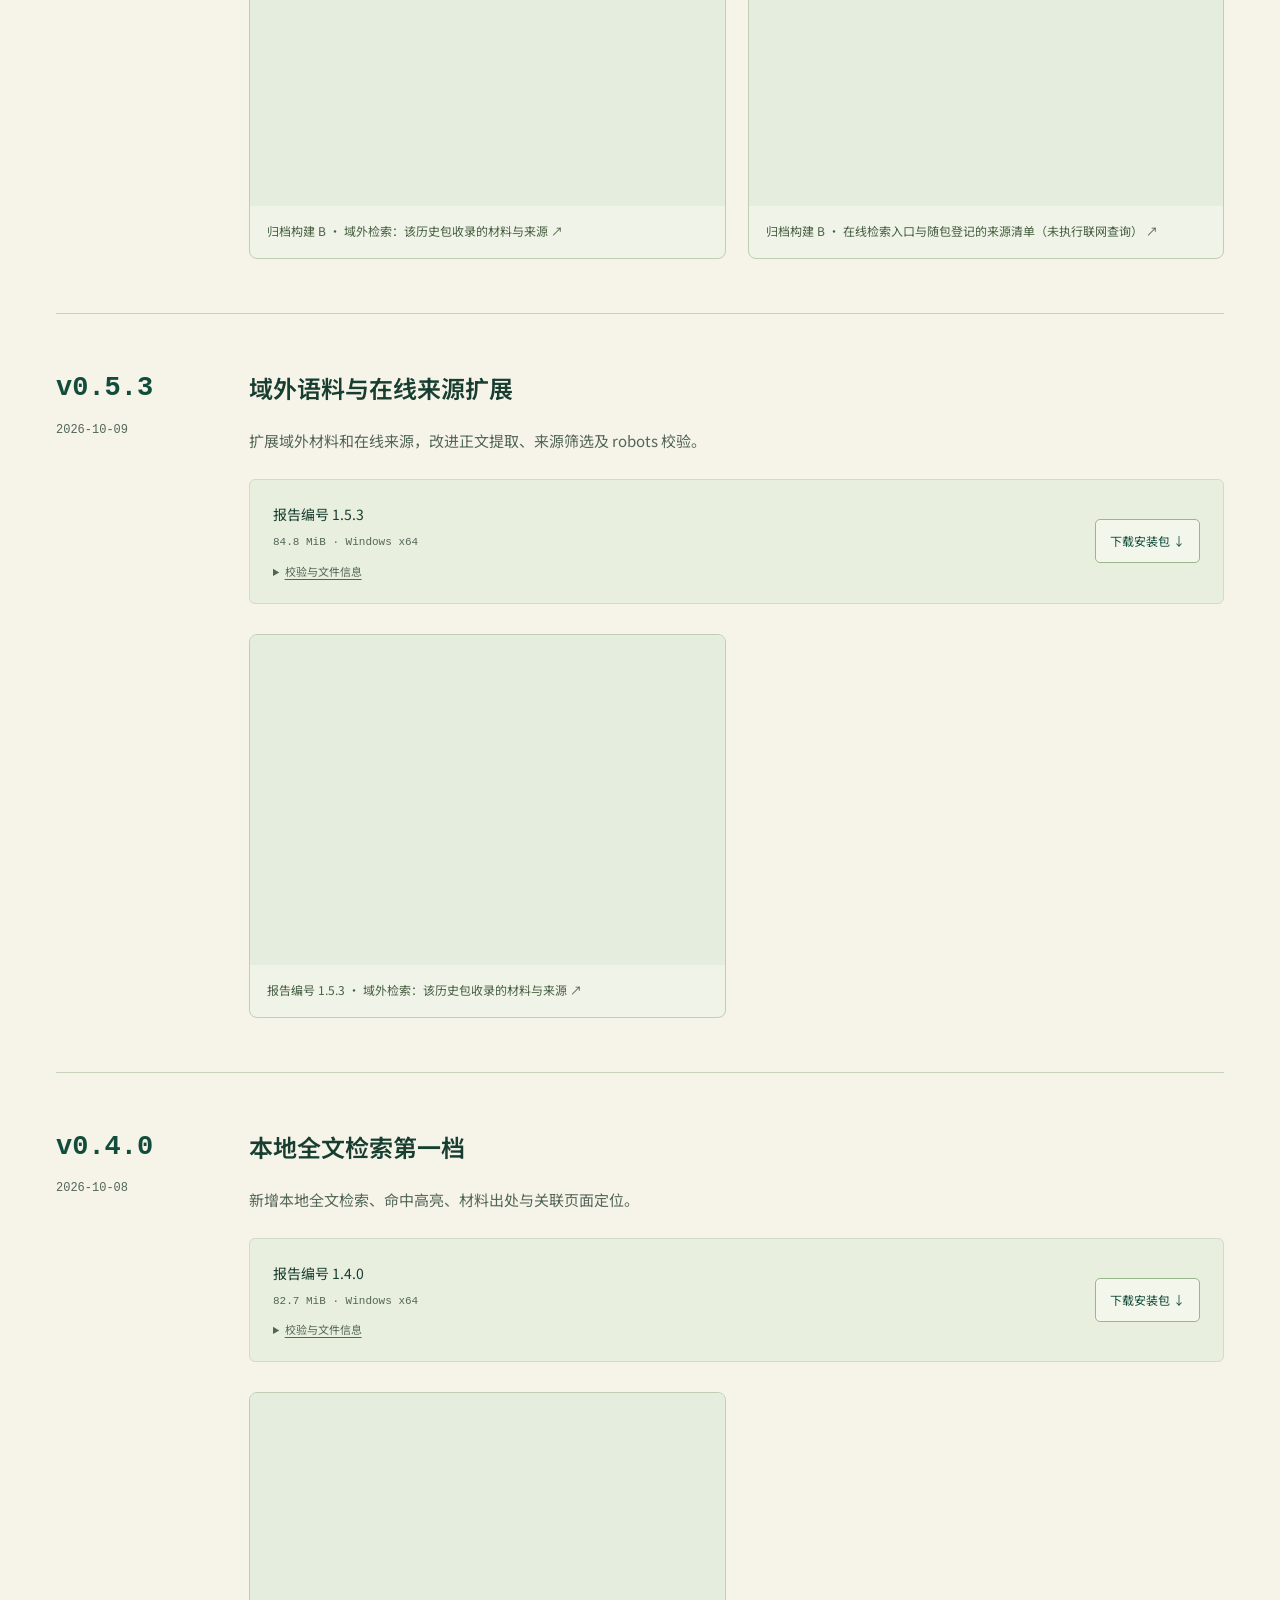
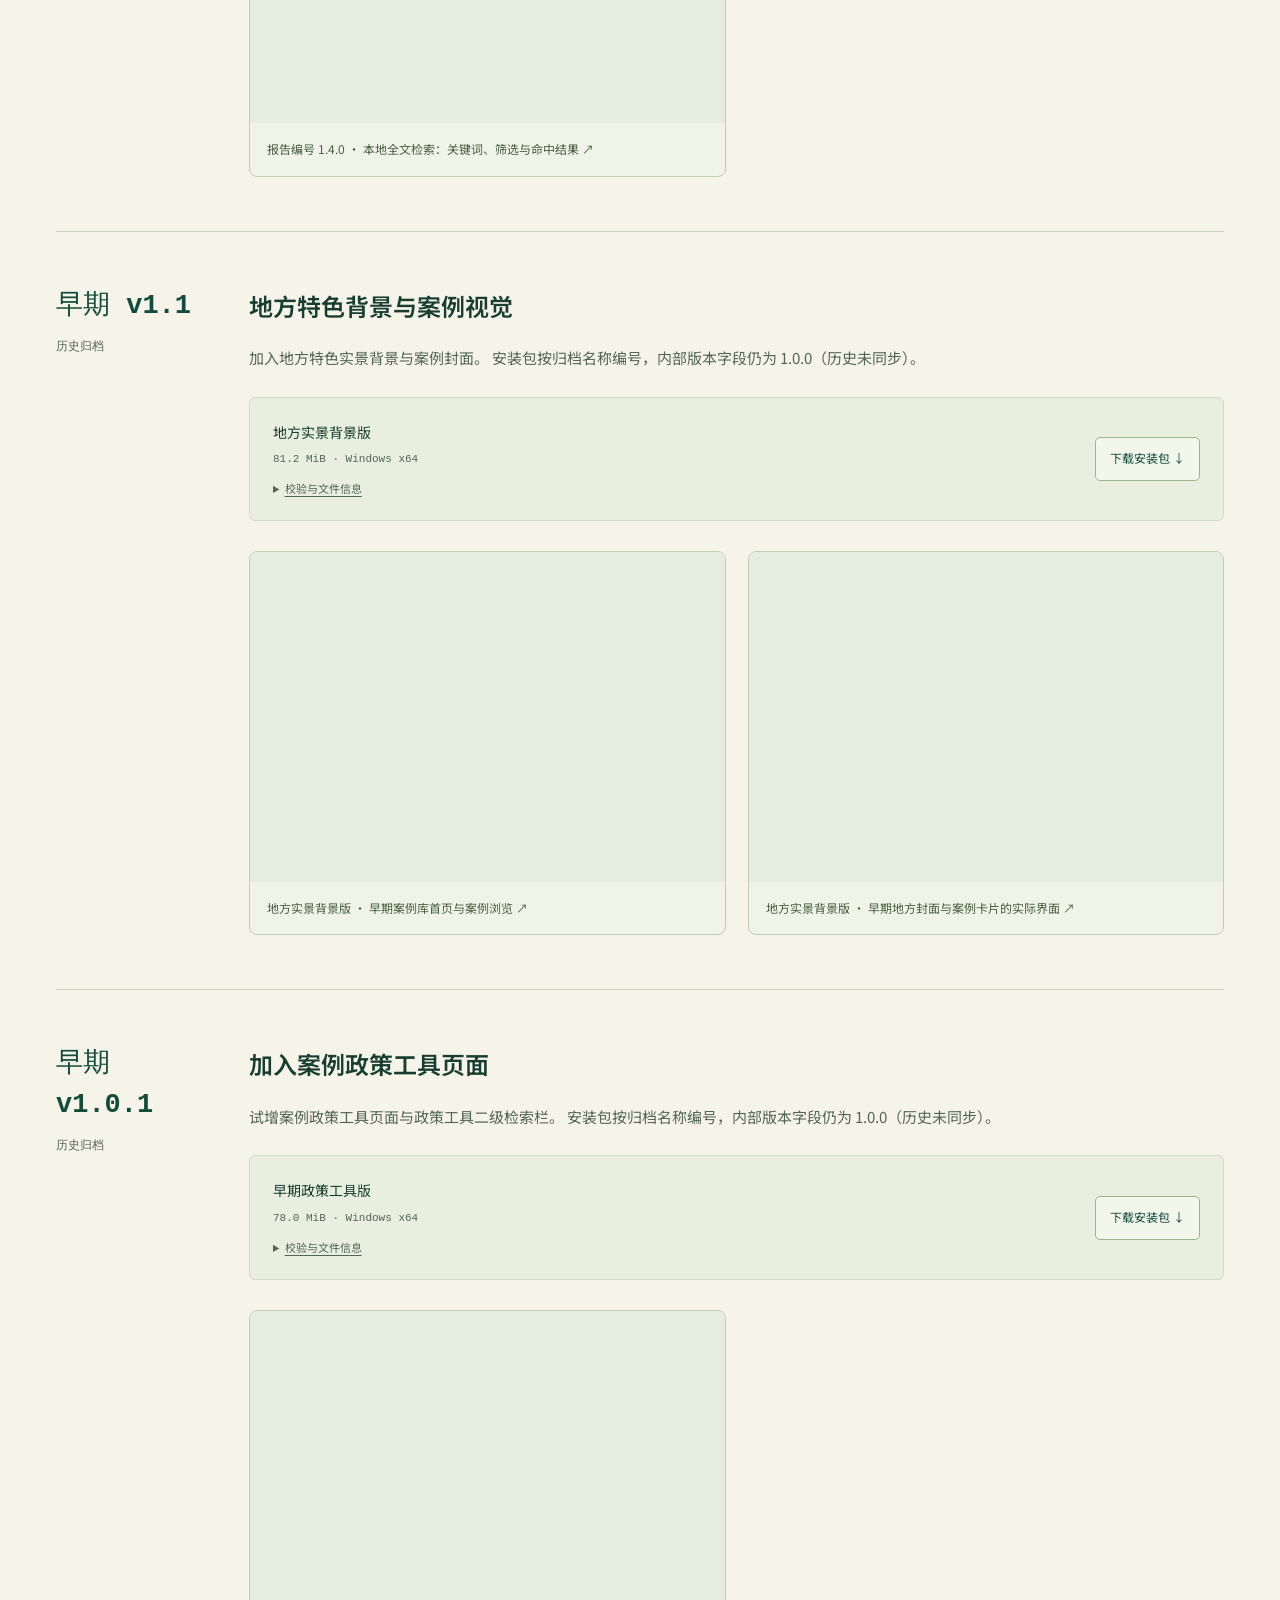
<file: versions.html>
<!doctype html><html lang="zh-CN"><head><meta charset="utf-8"><meta name="viewport" content="width=device-width,initial-scale=1"><title>过去版本 · 全域土地综合整治项目组</title><meta name="description" content="案例库程序过去版本、主要改动与对应界面快照。"><link rel="icon" href="project-mark-reference-v2.svg"><link rel="preload" href="assets/fonts/clc-serif-600.woff" as="font" type="font/woff" crossorigin><link rel="preload" href="assets/fonts/clc-sans-400.woff" as="font" type="font/woff" crossorigin><link rel="stylesheet" href="site.css?v=1.0.0-20261023"><script defer src="site.js?v=1.0.0-20261023"></script><link rel="canonical" href="https://shuwgc.github.io/clc-case-codex/versions.html"><meta property="og:type" content="website"><meta property="og:locale" content="zh_CN"><meta property="og:title" content="过去版本 · 全域土地综合整治项目组"><meta property="og:description" content="案例库程序过去版本、主要改动与对应界面快照。"><meta property="og:url" content="https://shuwgc.github.io/clc-case-codex/versions.html"><meta property="og:image" content="https://shuwgc.github.io/clc-case-codex/case-maogang-farmland.jpg"><meta name="referrer" content="strict-origin-when-cross-origin"><noscript><style>@media(max-width:1100px){.header-inner{flex-wrap:wrap}.menu-toggle{display:none}.site-header .nav{position:static;display:flex;flex-wrap:wrap;width:100%;padding-bottom:18px;background:transparent;box-shadow:none}}</style></noscript></head><body data-page="versions"><a class="skip-link" href="#main-content">跳至主要内容</a><div class="preview-bar"><div class="wrap"><span>成果发布站 · 过去版本</span><span>Windows 安装包 · 改动记录 · 历史快照</span></div></div><header class="site-header"><div class="wrap header-inner"><a class="brand" href="index.html" aria-label="项目组成果发布站首页"><img src="project-mark-reference-v2.svg" alt="全域土地综合整治绿白图标"><div><strong>全域土地综合整治项目组</strong><small>上海大学 · 案例研究与成果发布</small></div></a><button class="menu-toggle" type="button" aria-controls="site-nav" aria-expanded="false">导航 <span aria-hidden="true">☰</span></button><nav class="nav" id="site-nav" aria-label="主导航"><a href="index.html#understanding">认识整治</a><a href="index.html#research">研究问题</a><a href="index.html#software">软件成果</a><a href="index.html#papers">论文研究</a><a href="index.html#downloads" class="nav-download">程序下载</a><a href="index.html#about">关于本组</a></nav></div></header><main id="main-content" tabindex="-1"><section class="page-intro"><div class="wrap"><div class="eyebrow">VERSION ARCHIVE / 版本归档</div><h1>留下每一次迭代的来处。</h1><p>按版本查看安装包、主要改动与相关界面快照。同号修订包单独列出，历史功能以相应版本为准。</p><a class="text-link" href="log.html">阅读开发日志 <span aria-hidden="true">↗</span></a></div></section><div class="wrap page-spacing"><div class="archive-note">1.4.0之后的旧报告编号与0.4.0之后的版本对应；更早的1.0.0、1.0.1和1.1保留原编号，并标为“早期版本”。本次正式发布的1.0.0与早期同号归档分列，下载包、日期与界面分别记录。本页保留原归档编号与构建记录；同号异包单独标注。历史截图如无法确认所属构建，会明确说明来源。</div><p class="publication-status">安装包按公开发布状态提供下载；尚未上传的归档包明确标记，不提供空下载链接。</p><div class="archive-controls" role="group" aria-label="筛选版本系列"><button type="button" aria-pressed="true" data-version-filter="all">全部版本</button><button type="button" aria-pressed="false" data-version-filter="current">当前正式版</button><button type="button" aria-pressed="false" data-version-filter="0.6">分析与界面 · 0.6</button><button type="button" aria-pressed="false" data-version-filter="0.5">域外资料 · 0.5</button><button type="button" aria-pressed="false" data-version-filter="0.4">全文检索 · 0.4</button><button type="button" aria-pressed="false" data-version-filter="legacy">早期版本</button></div><p class="release-count" id="release-count" role="status"></p><div id="releases" aria-live="polite"><p class="skeleton">正在读取版本归档…</p></div><div id="missing-versions"></div></div></main><footer class="site-footer"><div class="wrap footer-inner"><div><strong>上海大学全域土地综合整治项目组</strong><span>过去版本供回看与复核。当前程序和论文研究状态以各自说明为准。</span></div><a href="index.html">返回项目首页 ↑</a></div></footer><dialog class="image-dialog" aria-label="历史截图放大预览"><div class="dialog-toolbar"><span id="dialog-title">历史快照</span><a class="dialog-original" id="dialog-original" href="#" target="_blank" rel="noopener noreferrer">打开原图 ↗</a><button type="button" data-close-dialog aria-label="关闭截图预览">✕</button></div><img class="dialog-img" alt=""><p class="dialog-caption"></p></dialog></body></html>
</file>
<file: site.css>
@font-face{font-family:CLC Sans;src:url('assets/fonts/clc-sans-400.woff') format('woff');font-weight:400;font-display:swap}
.hero-methods{margin:25px 0 0;padding:15px 0 0;border-top:1px solid #7c9c6d66;display:grid;gap:9px;font-size:12px;line-height:1.9;color:#32513b}.hero-methods>div{display:grid;grid-template-columns:64px minmax(0,1fr);gap:13px}.hero-methods dt{font-weight:600}.hero-methods dd{margin:0}.hero-panel,.hero-photo{animation:arrival .55s ease-out both}@keyframes arrival{from{opacity:.6;transform:translateY(7px)}to{opacity:1;transform:none}}@media(max-width:600px){.hero-methods{font-size:11px;gap:8px;margin-top:22px}.hero-methods>div{grid-template-columns:58px 1fr;gap:10px}}
@font-face{font-family:CLC Sans;src:url('assets/fonts/clc-sans-600.woff') format('woff');font-weight:600 900;font-display:swap}
@font-face{font-family:CLC Serif;src:url('assets/fonts/clc-serif-600.woff') format('woff');font-weight:400 900;font-display:swap}
:root{--forest:#124d3b;--deep:#114b39;--action:#1c6249;--ink:#173e30;--muted:#526658;--sage:#c5d7bd;--ivory:#f6f3e9;--surface:#fffdf6;--line:#c9d3be;--gold:#a87d2d;--sans:'CLC Sans','Microsoft YaHei','PingFang SC',sans-serif;--serif:'CLC Serif','Noto Serif SC','Songti SC',SimSun,serif;--mono:'Cascadia Mono',Consolas,'SFMono-Regular',monospace;--title:clamp(30px,3.3vw,45px);--radius:12px;font-family:var(--sans);color:var(--ink);background:var(--ivory);font-synthesis:none;scroll-behavior:smooth;scroll-padding-top:112px}
*{box-sizing:border-box}body{margin:0;font-size:16px;line-height:1.9}button,input,select{font:inherit;color:inherit}button{cursor:pointer}a{color:inherit;text-decoration:none}img{max-width:100%;display:block}figure,p,h1,h2,h3,h4,ol,ul{margin:0}h1,h2{font-family:var(--serif);font-weight:600;line-height:1.45;letter-spacing:.01em;text-wrap:balance}h3,h4{font-family:var(--sans);font-weight:600;line-height:1.65;text-wrap:pretty}button,a{-webkit-tap-highlight-color:transparent}a,button{touch-action:manipulation}button:focus-visible,a:focus-visible,[tabindex]:focus-visible{outline:3px solid #b18123;outline-offset:5px}::selection{background:#d7bf7f;color:#123b2b}[hidden]{display:none!important}a:hover{text-decoration-thickness:1px}img[loading=lazy]{content-visibility:auto}.wrap{width:min(1240px,calc(100% - 112px));margin-inline:auto}.skip-link{position:fixed;top:8px;left:16px;transform:translateY(-160%);z-index:100;background:var(--surface);padding:10px 20px;border:2px solid var(--forest);border-radius:6px}.skip-link:focus{transform:none}.eyebrow{font-family:var(--sans);font-size:12px;font-weight:600;letter-spacing:.13em;line-height:1.8;color:var(--action)}.eyebrow::after{content:'';display:block;width:34px;height:3px;border-radius:2px;background:var(--gold);margin-top:17px}.version,.release-v,.release-date,.log-date,.task-num,.step-num,.feature-index,.feature-tabs button>span,.project-line strong{font-family:var(--mono);font-variant-numeric:tabular-nums}
.preview-bar{background:var(--forest);color:#eef2df;font-size:11px;line-height:1.7}.preview-bar .wrap{min-height:29px;display:flex;justify-content:space-between;align-items:center;gap:20px}.preview-bar span:last-child{opacity:.8}.site-header{position:sticky;top:0;z-index:30;background:#f9f7ef;border-bottom:1px solid #d7ddca}.header-inner{min-height:104px;display:flex;align-items:center;justify-content:space-between;gap:30px;position:relative}.brand{display:flex;gap:16px;align-items:center;flex-shrink:0}.brand img{width:58px;height:64px;object-fit:contain;flex-shrink:0}.brand strong{display:block;font-family:var(--serif);font-size:21px;font-weight:600;line-height:1.6;letter-spacing:.015em;color:var(--forest)}.brand small{display:block;font-size:11px;letter-spacing:.12em;color:var(--muted);margin-top:3px}.nav{display:flex;gap:24px;align-items:center;font-size:13px;font-weight:600;line-height:1.6}.nav a{white-space:nowrap;position:relative;padding:13px 0}.nav a:hover{color:var(--action)}.nav a[aria-current=page]::after{content:'';height:2px;position:absolute;bottom:5px;left:0;right:0;background:var(--gold)}.nav .nav-download{padding:13px 19px;border-radius:7px;background:var(--forest);color:white}.nav .nav-download:hover{background:#267454}.menu-toggle{display:none;align-items:center;gap:10px;min-width:72px;min-height:44px;padding:7px 13px;border:1px solid #b5c5ae;border-radius:6px;background:transparent;font-size:13px}.menu-toggle span{font-size:17px}.button{display:inline-flex;gap:22px;align-items:center;justify-content:center;padding:13px 24px;min-height:49px;border:1px solid var(--forest);border-radius:6px;background:var(--forest);color:var(--surface);font-size:15px;font-weight:600;line-height:1.6;transition:background .18s,transform .18s}.button:hover{background:#246e51;transform:translateY(-2px)}.text-link,.source-link{color:var(--action);text-decoration:underline;text-underline-offset:5px;text-decoration-color:#839b79}.text-link:hover,.source-link:hover{text-decoration-color:currentColor}.anchor-section,.release-entry{scroll-margin-top:0}
/* A — cadastral parcels and channel corridors. Text is deliberately quiet. */
.intro-hero{background:var(--sage);position:relative;isolation:isolate;overflow:hidden}.intro-hero::before{content:'';position:absolute;inset:0;z-index:-2;background:url('assets/patterns/fields.svg') center/cover no-repeat;opacity:.55}.intro-hero::after{content:'';position:absolute;inset:0;z-index:-1;background:linear-gradient(90deg,#c5d7bd55 0%,#c5d7bdf2 17%,#c5d7bdeb 34%,#c5d7bd55 58%,#c5d7bd00 100%)}.hero-layout{display:grid;grid-template-columns:.83fr 1.17fr;gap:68px;align-items:center;padding-block:100px 104px}.hero-panel h1{font-size:clamp(56px,5.6vw,80px);line-height:1.32;letter-spacing:.045em;margin:27px 0 22px;color:#0d3e2d}.hero-panel h1 span{display:block;white-space:nowrap}.hero-subtitle{font-size:25px;letter-spacing:.1em;line-height:1.7;font-weight:600;color:var(--forest);margin-bottom:28px}.hero-explainer{font-size:17px;line-height:2;max-width:30em;color:#2c4f3b}.hero-actions{display:flex;gap:26px;flex-wrap:wrap;align-items:center;margin-top:36px}.hero-quiet-link{border-bottom:1px solid #517e5c;padding-block:9px;font-size:14px;font-weight:600;color:var(--forest)}.hero-quiet-link span{margin-left:13px}.hero-photo{position:relative;align-self:stretch;min-height:500px;border-radius:var(--radius);overflow:hidden;background:#91ac7c}.hero-photo>img{width:100%;height:100%;position:absolute;inset:0;object-fit:cover;object-position:46% center}.hero-photo::after{content:'';position:absolute;inset:50% 0 0;background:linear-gradient(transparent,#0b2c20b8);pointer-events:none}.hero-photo figcaption{position:absolute;bottom:26px;left:28px;right:28px;z-index:1;display:flex;justify-content:space-between;gap:20px;align-items:end;color:white}.hero-photo figcaption strong{font-size:17px;font-weight:600;display:block}.hero-photo figcaption span{font-size:12px;display:block;margin-top:5px}.hero-photo figcaption a{font-size:10px;text-decoration:underline;text-underline-offset:3px;text-align:right;max-width:115px}.project-line{background:var(--forest);color:#f5f4e5;position:relative;isolation:isolate}.project-line::before{content:'';position:absolute;inset:0;background:url('assets/patterns/rivers.svg') center 48%/cover no-repeat;opacity:.5;z-index:-1}.project-line .wrap{padding-block:31px;display:grid;grid-template-columns:repeat(3,1fr);gap:34px;position:relative}.project-line .wrap>span:not(.line-caption){display:flex;gap:18px;align-items:center;justify-content:center;font-size:14px;line-height:1.7;border-right:1px solid #eef3df44}.project-line .wrap>span:nth-child(3){border:0}.project-line strong{font-size:43px;line-height:1.3;font-weight:600}.project-line .line-caption{grid-column:1/-1;text-align:center;font-size:11px;letter-spacing:.09em;color:#e0e8d2;border-top:1px solid #d9e8c929;padding-top:17px;margin-top:-8px}
.stage{padding-block:120px;position:relative;isolation:isolate}.stage>.wrap{position:relative}.stage h2{font-size:var(--title)}.stage p{line-height:1.95}.stage::before{content:'';position:absolute;inset:0;z-index:-1;pointer-events:none;background-repeat:no-repeat;background-position:center;background-size:max(1440px,100%) auto}.definition{background:var(--ivory);border-bottom:3px solid #b7954f}.definition::before{background-image:url('assets/patterns/village.svg');background-position:center bottom;opacity:.12;mask-image:linear-gradient(90deg,#000,transparent 18%,transparent 82%,#000)}.definition-grid{display:grid;grid-template-columns:1fr 1fr;gap:88px;align-items:start}.definition .eyebrow{margin-bottom:26px}.definition-copy{font-size:18px;line-height:2!important;margin-top:30px;max-width:32em}.definition-source{font-size:12px;line-height:1.9!important;color:var(--muted);margin-top:24px}.definition-source a{display:inline-block;margin-top:6px}.task-list{padding:0;list-style:none}.task-list li{padding-block:29px;border-bottom:1px solid #bdccb5;display:grid;grid-template-columns:38px 1fr;gap:24px}.task-list li:first-child{padding-top:0}.task-num{color:var(--action);font-size:14px;padding-top:5px}.task-list h3{font-size:22px;margin-bottom:12px}.task-list p{font-size:15px;color:var(--muted)}.case-essay{margin-top:94px}.case-essay-head{display:flex;justify-content:space-between;gap:24px;align-items:baseline;margin-bottom:30px}.case-essay-head h3{font-size:21px}.case-essay-head>span{font-size:12px;color:var(--muted)}.case-grid{display:grid;grid-template-columns:repeat(3,minmax(0,1fr));gap:30px}.case-figure{min-width:0}.photo-button{display:block;width:100%;padding:0;border:0;border-radius:10px;overflow:hidden;background:#d0ddc2;cursor:zoom-in}.photo-button img{width:100%;aspect-ratio:1.52;object-fit:cover;transition:transform .45s}.photo-button:hover img{transform:scale(1.025)}.case-figure figcaption{padding-top:24px}.case-place{font-size:12px;color:var(--action);margin-bottom:9px}.case-figure h4{font-size:19px;min-height:1.65em;margin-bottom:13px}.case-desc{font-size:14px;color:var(--muted);margin-bottom:18px;min-height:3.9em}.case-figure .source-link{font-size:11px;display:inline-block}
/* B — river branches and contour lines, ivory text on a deep green chapter. */
.research-stage{background:var(--forest);color:#f6f3e6}.research-stage::before{background-image:url('assets/patterns/rivers.svg');background-size:100% 100%;opacity:.55}.research-stage .eyebrow{color:#d7e2c7}.research-stage .eyebrow::after{background:#d4ac59}.research-lead{display:grid;grid-template-columns:1fr 1fr;gap:88px;align-items:start}.research-lead h2{margin-top:26px;color:#fffbee}.research-purpose{font-size:17px;color:#e0e8d5;max-width:36em;padding-top:5px}.research-questions{margin-top:68px;padding:0;list-style:none;display:grid;grid-template-columns:repeat(3,minmax(0,1fr));gap:40px}.research-questions li{border-top:1px solid #edf5dc4d;padding-top:26px}.rq-label{font-size:12px;color:#d4dcb7;letter-spacing:.08em;margin-bottom:16px}.research-questions h3{font-size:21px;margin-bottom:15px}.research-questions p{font-size:15px;color:#dce5d0}.framework-strip{display:grid;grid-template-columns:1fr 1.25fr;gap:44px;margin-top:50px;padding-block:28px;border-block:1px solid #d7e4c83d;font-size:13px;color:#e3ead8}.framework-strip b{display:block;font-size:12px;font-weight:600;color:#d9c48a;letter-spacing:.08em;margin-bottom:9px}.research-path{margin-top:65px}.path-heading{display:flex;justify-content:space-between;align-items:baseline;gap:30px;margin-bottom:34px}.path-heading h3{font-size:22px}.path-heading span{font-size:12px;color:#d0dec4}.path-steps{list-style:none;padding:0;display:grid;grid-template-columns:1fr 1fr;gap:34px 64px}.path-step{border-top:1px solid #e0ead033;padding:25px 0 9px;position:relative}.step-num{display:block;color:#d8c38a;font-size:13px;margin-bottom:10px}.path-step h4{font-size:20px;margin-bottom:12px}.path-step p{font-size:14px;color:#dce5d0;max-width:36em}.ongoing{font-size:11px;color:#edcf89;display:block;margin-top:12px}.research-footnote{font-size:11px;color:#c2d4b8;border-top:1px solid #d5e1c62b;margin-top:34px;padding-top:22px}
/* D — small coding cells and combination paths remain at the chapter edges. */
.showcase{background:#f8f7ee;border-bottom:1px solid #c7d5be}.showcase::before{background-image:url('assets/patterns/matrix.svg');background-size:100% 100%;opacity:.35}.section-heading{display:grid;grid-template-columns:1.6fr 1fr;gap:70px;align-items:end;margin-bottom:55px}.section-heading .eyebrow{margin-bottom:24px}.section-heading>p{font-size:16px;color:var(--muted);max-width:32em}.showcase-meta{display:flex;align-items:center;gap:18px;flex-wrap:wrap;margin-top:24px;font-size:12px;color:var(--muted)}.showcase-meta .version{background:#e0ead6;border:1px solid #cad9bf;padding:4px 11px;border-radius:4px;color:var(--forest);font-size:14px}.showcase-meta a{text-decoration:underline;text-underline-offset:5px;color:var(--action)}.showcase-layout{display:grid;grid-template-columns:220px minmax(0,1fr);gap:52px;align-items:start}.feature-tabs{display:flex;flex-direction:column;gap:5px;min-width:0}.feature-group-label{font-size:11px;letter-spacing:.09em;color:var(--muted);display:block;padding:20px 12px 10px}.feature-group-label:first-child{padding-top:0}.feature-tabs button{display:flex;gap:14px;align-items:center;text-align:left;font-size:14px;line-height:1.6;min-height:54px;padding:13px 13px;border:1px solid transparent;border-radius:6px;background:transparent;color:#32533f;font-weight:400;transition:background .16s}.feature-tabs button>span{font-size:11px;opacity:.7}.feature-tabs button:hover{background:#e2ead8}.feature-tabs button[aria-selected=true]{background:var(--forest);color:#fffdf0;font-weight:600;border-color:var(--forest)}.feature-panel{min-width:0}.feature-frame{border:1px solid #bfcdb6;border-radius:var(--radius);overflow:hidden;box-shadow:0 14px 36px #163e2409;background:white}.shot-trigger{display:block;width:100%;padding:0;border:0;background:#edf1e6;cursor:zoom-in}.shot-trigger img{display:block;width:100%;height:auto;aspect-ratio:1.44;object-fit:contain;object-position:top}.shot-caption{padding:13px 18px;background:#eef2e7;border-top:1px solid #d4ddc9;display:flex;gap:18px;justify-content:space-between;font-size:11px;color:var(--muted)}.shot-caption>span:last-child{white-space:nowrap}.feature-description{padding-top:30px}.feature-index{font-size:12px;color:var(--action);letter-spacing:.03em;margin-bottom:11px}.feature-description h3{font-size:24px;margin-bottom:18px}.feature-desc{font-size:16px;color:var(--muted);max-width:48em}.feature-description ul{list-style:none;padding:0;margin-top:16px;display:flex;gap:9px 24px;flex-wrap:wrap;font-size:13px;color:var(--action)}.feature-description li::before{content:'·';margin-right:9px;color:var(--gold)}.feature-boundary{font-size:11px;line-height:1.85;margin-top:24px;border-top:1px solid var(--line);padding-top:18px;color:#60715d}.showcase-tail{display:flex;justify-content:space-between;gap:30px;align-items:start;border-top:1px solid #c6d4bc;padding-top:26px;margin-top:45px;font-size:12px;color:var(--muted)}.showcase-tail a{color:var(--action);text-decoration:underline;text-underline-offset:4px;white-space:nowrap}.feature-panel.changed{animation:detail-in .24s ease-out}@keyframes detail-in{from{opacity:.4}to{opacity:1}}
/* C — settlement footprints connect the paper chapter to its case context. */
.paper-stage{background:#dbe5d1;border-bottom:3px solid #ba9b54}.paper-stage::before{background-image:url('assets/patterns/village.svg');opacity:.17;mask-image:linear-gradient(90deg,#000,transparent 22%,transparent 80%,#000)}.paper-layout{display:grid;grid-template-columns:1fr 1.1fr;gap:88px;align-items:center}.paper-stage .eyebrow{margin-bottom:25px}.paper-intro{margin-top:28px;color:#445b43;font-size:16px;max-width:33em}.paper-article{background:#f8f8eecf;padding:36px 38px;border:1px solid #b5c6a6;border-top:3px solid var(--forest);border-radius:0 0 10px 10px}.paper-status{font-size:12px;color:#6c572c;letter-spacing:.08em;margin-bottom:22px}.paper-article h3{font-size:24px;line-height:1.8;margin-bottom:21px}.paper-article p{font-size:15px;color:#465d46}.paper-foot{border-top:1px solid #c4d1b9;padding-top:23px;margin-top:30px;display:flex;align-items:center;justify-content:space-between;gap:20px;font-size:11px;color:var(--muted)}.pending{white-space:nowrap;border:1px solid #9eaf88;padding:5px 12px;border-radius:4px;color:#556342}
.download-stage{position:relative;isolation:isolate;padding-block:90px;background:var(--forest);color:#f6f2e5}.download-stage::before{content:'';position:absolute;inset:0;z-index:-1;background:url('assets/patterns/rivers.svg') center/100% 100% no-repeat;opacity:.5}.download-layout{display:grid;grid-template-columns:1fr auto;gap:65px;align-items:center}.download-stage .eyebrow{color:#d8e5cb}.download-stage .eyebrow::after{background:#d5ad62}.download-stage h2{font-size:var(--title);margin:24px 0;color:#fefbf0}.download-stage p{max-width:48em;font-size:15px;color:#d9e3cc;line-height:1.95}.download-stage .button{background:#f0efd9;border-color:#f0efd9;color:var(--forest);white-space:nowrap}.download-stage .button:hover{background:white}.release-links{display:flex;gap:24px;align-items:center;flex-wrap:wrap;font-size:12px;color:#d4e2c7;margin-top:26px}.release-links a{text-decoration:underline;text-underline-offset:4px}.release-links span{font-family:var(--mono);font-size:12px}.recent-archive{margin-top:62px;border-top:1px solid #d6e5c64a;padding-top:36px}.recent-archive-head{display:flex;justify-content:space-between;gap:30px;align-items:baseline;margin-bottom:22px}.recent-archive h3{font-size:22px}.recent-archive-head>a{font-size:13px;text-decoration:underline;text-underline-offset:5px}.recent-release{display:grid;grid-template-columns:120px minmax(0,1fr) auto;gap:24px;align-items:center;padding-block:24px;border-top:1px solid #d7e4ca35}.recent-version{font-family:var(--mono);font-size:19px;font-weight:600}.recent-version small{display:block;font-family:var(--sans);font-size:11px;font-weight:400;color:#d2e0c5;margin-top:3px}.recent-title{font-size:15px;line-height:1.8}.recent-actions{display:flex;gap:10px;flex-wrap:wrap}.recent-actions a,.recent-actions button{min-height:42px;border:1px solid #d7e5c775;border-radius:5px;padding:8px 13px;background:transparent;color:#f3f3e6;font-size:12px;line-height:1.8;white-space:nowrap}.recent-actions a:hover,.recent-actions button:hover{background:#eef2df1a}
.site-footer{background:#e8ecdd;padding-block:42px;color:var(--muted);font-size:12px;border-top:1px solid #c8d4bc}.footer-inner{display:flex;justify-content:space-between;align-items:center;gap:40px}.footer-identity{display:flex;align-items:center;gap:17px}.footer-identity img{width:44px;height:49px;object-fit:contain}.site-footer strong{display:block;color:var(--forest);font-weight:600;font-size:14px;margin-bottom:5px}.footer-nav{display:flex;flex-wrap:wrap;gap:22px}.footer-nav a:hover{text-decoration:underline}.footer-note{font-size:11px;color:#60725c;margin-top:23px}
/* Shared archive and log pages retain the same typography and roomy rhythm. */
.page-intro{background:var(--sage);position:relative;isolation:isolate;padding-block:80px 70px;border-bottom:3px solid #b8944c}.page-intro::before{content:'';position:absolute;inset:0;z-index:-1;background:url('assets/patterns/fields.svg') center/cover no-repeat;opacity:.2;mask-image:linear-gradient(90deg,transparent 10%,#000)}.page-intro h1{font-size:clamp(35px,4vw,53px);margin:25px 0}.page-intro p{max-width:48em;font-size:17px;color:#415d42}.page-intro .text-link{display:inline-block;margin-top:26px;font-size:14px}.page-spacing{padding-block:50px 100px}.archive-note{background:#e7eddb;border-left:3px solid #8d9f6d;padding:24px 28px;color:var(--muted);font-size:13px;line-height:2;margin-bottom:38px}.archive-controls{display:flex;flex-wrap:wrap;gap:12px;margin-bottom:18px}.archive-controls button{min-height:44px;padding:9px 18px;font-size:13px;border:1px solid #bac8ac;border-radius:5px;background:transparent;line-height:1.8}.archive-controls button:hover{background:#e2ead6}.archive-controls button[aria-pressed=true]{background:var(--forest);border-color:var(--forest);color:white}.release-count{font-size:12px;color:var(--muted);padding-bottom:24px;border-bottom:1px solid var(--line)}.release-entry{display:grid;grid-template-columns:145px minmax(0,1fr);gap:48px;padding-block:54px;border-bottom:1px solid #c7d2bb}.release-v{font-size:27px;font-weight:600;line-height:1.5;color:var(--forest)}.release-date{font-size:12px;margin-top:10px;color:var(--muted)}.release-badge{display:inline-block;font-size:11px;color:var(--action);border:1px solid #c1d1b5;background:#e1ead7;border-radius:4px;padding:3px 8px;margin-top:16px}.release-entry h2{font-family:var(--sans);font-size:24px;font-weight:600;line-height:1.7;margin-bottom:17px;letter-spacing:0}.summary{font-size:15px;color:var(--muted);line-height:1.95;margin-bottom:24px}.build-list{display:flex;flex-direction:column;gap:14px}.build-row{display:flex;justify-content:space-between;align-items:center;gap:26px;padding:21px 23px;border:1px solid #d1dbc6;border-radius:6px;background:#e9efdf}.build-row>div{min-width:0;font-size:14px;line-height:1.9}.build-size{font-family:var(--mono);font-size:11px;color:var(--muted);display:block;margin-top:4px}.build-desc{display:block;font-size:13px;color:var(--muted);margin-top:11px;max-width:48em}.build-row a{border:1px solid #9bb58c;border-radius:5px;min-height:44px;display:inline-flex;align-items:center;padding:9px 14px;white-space:nowrap;color:var(--forest);font-size:12px;background:#fffef76e;flex-shrink:0}.build-row a:hover{background:white}.build-row .current-download{background:var(--forest);color:white;border-color:var(--forest)}.build-row .current-download:hover{background:#267053}.builds-note,.no-shot{font-size:12px;color:var(--muted);margin-top:20px}.history-shots{display:grid;grid-template-columns:repeat(2,minmax(0,1fr));gap:22px;margin-top:30px}.history-shot{background:#f0f3e7;border:1px solid #c0cfb3;border-radius:8px;overflow:hidden;text-align:left;padding:0;cursor:zoom-in;min-width:0}.history-shot img{width:100%;aspect-ratio:1.44;object-fit:contain;background:#e5eddf}.history-shot span{display:block;font-family:var(--sans);padding:15px 17px;font-size:12px;line-height:1.9;color:#486043;word-break:normal}.history-shot:hover{border-color:var(--forest)}#missing-versions>h2{font-family:var(--sans);font-size:23px!important;margin:50px 0 25px!important}.missing-entry{display:grid;grid-template-columns:170px 1fr;gap:30px;border-bottom:1px solid var(--line);padding-block:21px;font-size:13px;color:var(--muted)}.missing-entry b{font-family:var(--mono);font-weight:600;color:var(--ink)}.skeleton,.history-load-error{padding:32px 0;color:var(--muted);font-size:14px}.history-load-error{color:#8c3a2f}.retry-button{min-height:44px;background:transparent;border:1px solid var(--forest);border-radius:5px;padding:8px 17px;margin-top:14px;color:var(--forest)}.section{padding-block:60px 100px}.timeline{max-width:1060px}.log-entry{display:grid;grid-template-columns:130px 1fr;gap:50px;padding-block:48px;border-bottom:1px solid var(--line)}.log-date{font-size:13px;color:var(--muted);padding-top:4px;line-height:1.8}.log-tag{font-size:12px;letter-spacing:.07em;color:#795e2e;margin-bottom:17px}.log-entry h2{font-family:var(--sans);font-size:24px;line-height:1.8;margin-bottom:20px}.log-entry p,.log-entry li{font-size:15px;line-height:2;color:var(--muted)}.log-entry ul{padding-left:20px}.log-entry li+li{margin-top:10px}.log-entry .text-link{display:inline-block;font-size:13px;margin-top:23px}body[data-page=log] .page-intro::before{background-image:url('assets/patterns/matrix.svg');opacity:.5}
dialog.image-dialog{padding:0;width:min(1440px,96vw);max-height:94vh;overflow:auto;border:1px solid #a3b79a;border-radius:10px;background:var(--surface);color:var(--ink);overscroll-behavior:contain}dialog::backdrop{background:#092b20df}.dialog-toolbar{display:flex;justify-content:space-between;align-items:center;gap:20px;position:sticky;top:0;z-index:2;padding:13px 20px;background:#f8f6ec;border-bottom:1px solid #cfdbc5;font-size:13px;line-height:1.8}.dialog-toolbar>span{flex:1;min-width:0}.dialog-original{font-size:12px;text-decoration:underline;text-underline-offset:4px;white-space:nowrap;color:var(--action)}.dialog-toolbar button{border:1px solid #b5c6aa;border-radius:5px;background:white;min-width:44px;min-height:44px;flex-shrink:0}.dialog-img{width:100%;height:auto;background:#edf3e6}.dialog-caption{font-size:12px;color:var(--muted);padding:18px 22px;line-height:1.9}.print-only{display:none}
@media(max-width:1180px){.wrap{width:calc(100% - 72px)}.header-inner{min-height:90px}.brand img{width:51px;height:56px}.brand strong{font-size:19px}.brand small{font-size:10px}.menu-toggle{display:inline-flex}.site-header .nav{display:none;position:absolute;top:100%;left:-36px;right:-36px;padding:22px 36px;background:#faf8ef;border:1px solid #d4ddc6;border-top:0;box-shadow:0 12px 22px #123e2510;flex-wrap:wrap;gap:16px 26px;z-index:31}.site-header .nav.is-open{display:flex}.hero-layout{gap:42px;padding-block:82px}.hero-panel h1{font-size:clamp(52px,6.4vw,72px)}.hero-subtitle{font-size:21px;letter-spacing:.05em}.hero-explainer{font-size:16px}.hero-actions{gap:21px}.hero-photo{min-height:500px}.hero-photo figcaption{flex-direction:column;align-items:start;gap:10px;left:24px;right:24px}.hero-photo figcaption a{text-align:left;max-width:none}.hero-actions .button{padding:13px 18px;font-size:14px}.definition-grid,.research-lead,.paper-layout{gap:52px}.showcase-layout{grid-template-columns:190px minmax(0,1fr);gap:32px}.feature-tabs button{font-size:13px}.research-questions{gap:28px}.case-grid{gap:22px}.case-figure h4{font-size:18px}.recent-release{grid-template-columns:110px minmax(0,1fr) auto;gap:20px}.recent-actions{gap:8px}.recent-actions a,.recent-actions button{font-size:11px;padding:7px 10px}.download-layout{gap:35px}.paper-article{padding:30px}.release-entry{grid-template-columns:125px minmax(0,1fr);gap:35px}.section-heading{gap:40px}}
@media(max-width:860px){.wrap{width:calc(100% - 48px)}.stage{padding-block:84px}.intro-hero .hero-layout{grid-template-columns:1fr 1fr;gap:32px;padding-block:64px}.hero-panel h1{font-size:51px;letter-spacing:.02em}.hero-panel .eyebrow{font-size:10px}.hero-subtitle{font-size:17px}.hero-explainer{font-size:14px}.hero-photo{min-height:475px}.hero-actions{flex-direction:column;align-items:start;gap:12px;margin-top:26px}.hero-photo figcaption strong{font-size:14px}.hero-photo figcaption span{font-size:11px}.hero-photo figcaption a{font-size:9px}.project-line .wrap{gap:24px}.project-line strong{font-size:35px}.project-line .wrap>span:not(.line-caption){font-size:12px;gap:13px}.definition-grid,.research-lead,.paper-layout{grid-template-columns:1fr;gap:42px}.task-list{margin-top:4px}.task-list li:first-child{padding-top:25px;border-top:1px solid var(--line)}.definition-copy{max-width:42em}.case-essay{margin-top:62px}.case-essay-head{flex-direction:column;align-items:start;gap:10px}.case-grid{gap:18px}.case-place{font-size:11px}.case-figure h4{font-size:17px}.case-desc{font-size:13px;min-height:0}.case-figure .source-link{font-size:10px}.research-purpose{max-width:none;padding:0}.research-questions{margin-top:40px}.research-questions h3{font-size:18px}.research-questions p{font-size:14px}.framework-strip{grid-template-columns:1fr;gap:20px;margin-top:35px}.path-heading{align-items:start;flex-direction:column;gap:9px}.section-heading{grid-template-columns:1fr;gap:25px;margin-bottom:36px}.section-heading>p{max-width:46em}.showcase-layout{grid-template-columns:1fr;gap:30px}.feature-tabs{display:grid;grid-template-columns:repeat(4,minmax(0,1fr));gap:9px}.feature-group-label{display:none}.feature-tabs button{flex-direction:column;align-items:start;justify-content:center;min-height:75px;padding:11px 13px;gap:5px;font-size:13px;background:#e7eddd;border:1px solid #cfdbc4}.feature-description h3{font-size:23px}.showcase-tail{flex-direction:column;gap:16px}.paper-intro{max-width:46em}.paper-article{max-width:none}.download-stage{padding-block:72px}.download-layout{grid-template-columns:1fr;gap:30px}.download-layout .button{justify-self:start}.recent-release{grid-template-columns:110px 1fr;gap:14px 24px;padding-block:25px}.recent-actions{grid-column:2}.recent-actions a,.recent-actions button{font-size:12px;padding:8px 14px}.footer-inner{align-items:start;flex-direction:column;gap:26px}.page-intro{padding-block:64px 54px}.page-intro h1{font-size:42px}.release-entry{grid-template-columns:1fr;gap:23px}.release-entry header{display:flex;align-items:center;gap:18px;flex-wrap:wrap}.release-date,.release-badge{margin:0}.log-entry{grid-template-columns:110px 1fr;gap:32px}.dialog-toolbar{padding:10px 14px;gap:15px}.site-header .nav{left:-24px;right:-24px;padding-inline:24px}}
@media(max-width:600px){:root{--title:31px;scroll-padding-top:92px}.wrap{width:calc(100% - 40px)}body{font-size:15px}.stage{padding-block:64px}.preview-bar .wrap{min-height:25px;font-size:10px}.preview-bar span:last-child{display:none}.header-inner{min-height:82px;gap:15px}.brand{gap:11px}.brand img{width:43px;height:48px}.brand strong{font-size:15px;letter-spacing:0}.brand small{font-size:8px;letter-spacing:.06em}.menu-toggle{min-width:65px;padding:6px 10px;font-size:12px;gap:6px}.menu-toggle span{font-size:15px}.site-header .nav{left:-20px;right:-20px;padding:15px 20px;display:none;flex-direction:column;align-items:stretch;gap:3px;font-size:14px}.nav a{padding:12px 10px}.nav a[aria-current=page]::after{left:10px;right:auto;width:40px}.nav .nav-download{margin-top:6px;padding:12px}.intro-hero .hero-layout{display:flex;flex-direction:column;gap:38px;padding-block:46px 40px}.hero-panel{width:100%}.hero-panel .eyebrow{font-size:11px}.hero-panel h1{font-size:clamp(45px,11vw,61px);line-height:1.3;letter-spacing:.04em;margin:24px 0 17px}.hero-subtitle{font-size:20px;letter-spacing:.06em;margin-bottom:24px}.hero-explainer{font-size:15px;max-width:30em;line-height:2}.hero-actions{flex-direction:row;align-items:center;gap:20px;margin-top:27px}.hero-actions .button{font-size:13px;padding:12px 17px}.hero-quiet-link{font-size:12px}.hero-quiet-link span{margin-left:8px}.hero-photo{width:100%;align-self:auto;min-height:300px}.hero-photo figcaption{bottom:21px;left:20px;right:20px;gap:8px}.hero-photo figcaption strong{font-size:15px}.hero-photo figcaption a{font-size:10px}.intro-hero::before{background-size:auto 100%;opacity:.4}.intro-hero::after{background:linear-gradient(90deg,#c5d7bdad,#c5d7bdf2 40%,#c5d7bd77)}.project-line .wrap{gap:23px 12px;padding-block:28px}.project-line strong{font-size:30px}.project-line .wrap>span:not(.line-caption){border:0;flex-direction:column;gap:4px;font-size:11px}.project-line .line-caption{font-size:10px;line-height:1.9;letter-spacing:0}.eyebrow{font-size:11px}.definition-grid{gap:32px}.definition .eyebrow{margin-bottom:23px}.definition h2 br{display:none}.definition-copy{font-size:16px;margin-top:25px}.definition-source{font-size:11px}.task-list li{grid-template-columns:27px 1fr;gap:17px;padding-block:25px}.task-list h3{font-size:20px;margin-bottom:11px}.task-list p{font-size:14px}.task-num{font-size:12px}.case-essay{margin-top:51px}.case-essay-head{margin-bottom:27px}.case-essay-head h3{font-size:19px}.case-essay-head>span{font-size:11px}.case-grid{grid-template-columns:1fr;gap:35px}.case-figure figcaption{padding-top:19px}.case-place{font-size:12px}.case-figure h4{font-size:20px;margin-bottom:11px}.case-desc{font-size:14px;margin-bottom:12px;max-width:34em}.case-figure .source-link{font-size:11px}.photo-button img{aspect-ratio:1.6}.research-lead{gap:29px}.research-lead h2{margin-top:23px}.research-purpose{font-size:15px}.research-questions{grid-template-columns:1fr;gap:28px;margin-top:37px}.research-questions li{padding-top:23px}.rq-label{font-size:11px;margin-bottom:12px}.research-questions h3{font-size:20px;margin-bottom:11px}.research-questions p{font-size:14px}.framework-strip{font-size:12px;gap:20px;padding-block:25px}.research-path{margin-top:42px}.path-heading h3{font-size:21px}.path-heading span{font-size:11px}.path-steps{grid-template-columns:1fr;gap:22px}.path-step{padding-block:22px 0}.step-num{font-size:12px}.path-step h4{font-size:19px}.path-step p{font-size:14px}.research-footnote{font-size:11px}.section-heading{gap:26px;margin-bottom:33px}.section-heading>p{font-size:15px}.showcase-meta{gap:11px 16px;font-size:11px}.showcase-meta .version{font-size:12px}.feature-tabs{grid-template-columns:repeat(2,minmax(0,1fr));gap:8px}.feature-tabs button{flex-direction:row;align-items:center;gap:11px;min-height:53px;font-size:13px;padding:12px}.feature-tabs button>span{font-size:10px}.showcase-layout{gap:24px}.feature-description{padding-top:25px}.feature-description h3{font-size:21px;margin-bottom:17px}.feature-desc{font-size:14px}.feature-description ul{font-size:12px;gap:7px;flex-direction:column}.shot-caption{font-size:10px;padding:11px 13px;flex-direction:column;gap:4px}.feature-boundary{font-size:11px}.showcase-tail{font-size:11px;line-height:2}.showcase-tail>div{display:flex;flex-direction:column;gap:9px}.paper-layout{gap:34px}.paper-intro{font-size:15px;margin-top:25px}.paper-article{padding:27px 24px}.paper-article h3{font-size:21px;line-height:1.8}.paper-article h3 br{display:none}.paper-article p{font-size:14px}.paper-foot{flex-wrap:wrap;gap:15px;font-size:10px}.download-stage{padding-block:64px}.download-stage h2{font-size:31px}.download-stage p{font-size:14px}.release-links{gap:15px 21px;font-size:11px}.release-links>span{flex-basis:100%;font-size:11px}.recent-archive{margin-top:45px;padding-top:30px}.recent-archive-head{align-items:start;flex-direction:column;gap:10px}.recent-archive h3{font-size:21px}.recent-release{grid-template-columns:1fr;gap:13px}.recent-version{font-size:19px;display:flex;align-items:center;gap:15px}.recent-version small{font-size:11px;margin:0}.recent-title{font-size:14px}.recent-actions{grid-column:auto;gap:9px}.recent-actions a,.recent-actions button{font-size:11px;min-height:44px;padding:8px 13px}.site-footer{padding-block:34px}.footer-identity{gap:12px}.footer-identity img{width:37px;height:43px}.site-footer strong{font-size:13px}.footer-nav{font-size:12px;gap:15px 23px}.footer-note{font-size:10px;line-height:1.9}.page-intro{padding-block:49px 43px}.page-intro h1{font-size:35px;margin:24px 0}.page-intro p{font-size:15px}.page-spacing{padding-block:32px 65px}.archive-note{font-size:12px;padding:21px 20px;margin-bottom:28px}.archive-controls{gap:9px}.archive-controls button{font-size:12px;padding:8px 12px}.release-count{font-size:11px}.release-entry{padding-block:38px;gap:21px}.release-v{font-size:25px}.release-date,.release-badge{font-size:11px}.release-entry h2{font-size:22px}.summary{font-size:14px}.build-row{align-items:start;flex-direction:column;gap:16px;padding:19px}.build-row>div{font-size:13px}.build-desc{font-size:12px}.build-row a{min-height:44px;font-size:12px}.history-shots{grid-template-columns:1fr;gap:20px;margin-top:25px}.history-shot span{font-size:12px;padding:13px 15px}.missing-entry{grid-template-columns:1fr;gap:8px;padding-block:19px;font-size:12px}.section{padding-block:20px 60px}.log-entry{grid-template-columns:1fr;gap:15px;padding-block:35px}.log-date{font-size:12px}.log-entry h2{font-size:22px}.log-entry p,.log-entry li{font-size:14px}.log-tag{font-size:11px;margin-bottom:13px}.dialog-toolbar{gap:9px;flex-wrap:wrap;font-size:12px}.dialog-toolbar>span{flex-basis:calc(100% - 56px);order:0}.dialog-toolbar button{order:1}.dialog-original{order:2;font-size:11px}.dialog-caption{font-size:11px;padding:15px}.anchor-section,.release-entry{scroll-margin-top:0}}
@media(max-width:360px){.wrap{width:calc(100% - 32px)}.brand{gap:8px}.brand strong{font-size:13px}.brand img{width:37px;height:42px}.brand small{font-size:7px;letter-spacing:.02em}.header-inner{gap:8px;min-height:77px}.menu-toggle{min-width:60px;font-size:11px;padding:6px 8px}.hero-subtitle{font-size:18px}.hero-actions{gap:16px;flex-direction:column;align-items:start}.feature-tabs button{font-size:12px;padding:10px;gap:8px}.site-header .nav{left:-16px;right:-16px}.hero-photo{min-height:260px}.project-line strong{font-size:27px}.project-line .wrap>span:not(.line-caption){font-size:10px}.recent-actions{gap:7px}.recent-actions a,.recent-actions button{padding:8px 10px}.paper-article{padding:24px 19px}}
@media(prefers-reduced-motion:reduce){:root{scroll-behavior:auto}*,*::before,*::after{animation:none!important;transition:none!important;scroll-behavior:auto!important}}
@media print{.preview-bar,.menu-toggle,.hero-actions,.feature-tabs,.recent-actions,.site-nav,.nav{display:none!important}.site-header{position:static}.wrap{width:100%}.stage,.download-stage{padding-block:36px}.stage::before,.intro-hero::before,.intro-hero::after{display:none}body{background:white;color:black}.research-stage,.download-stage{background:#e0e6d7;color:#153b2b}.research-stage p,.download-stage p{color:#153b2b}.site-footer{background:white}.print-only{display:block}}

.version-inline{font-family:var(--mono);font-size:.86em;font-weight:600;font-variant-numeric:tabular-nums}

.publication-status{font-size:13px;line-height:1.95;padding:17px 20px;border-left:3px solid #a8894d;background:#e8eddc;color:#4b5f43;margin:22px 0 30px}.download-stage .publication-status{background:#eef1dd14;color:#e6eacb;border-left-color:#d4b778}.download-pending{display:inline-flex;align-items:center;min-height:44px;padding:9px 14px;font-size:12px;line-height:1.8;border:1px dashed #a9b99b;border-radius:5px;color:#52654a;white-space:nowrap;background:#f3f5eb}.recent-actions .download-pending{background:#e5edcf0b;color:#dce5cc;border-color:#d7e5c75c}

.site-location-back{position:fixed;left:8px;top:48%;z-index:1000;display:flex;flex-direction:column;align-items:center;min-width:44px;min-height:52px;padding:5px;border:1px solid #8fbda1;border-radius:9px;background:#123d2b;color:white;cursor:pointer;box-shadow:0 2px 10px #0004}.site-location-back[hidden]{display:none}.site-location-back span{font-size:24px;line-height:1}.site-location-back small{font-size:11px}.site-location-back:hover{background:#1a563b}.site-location-back:focus-visible{outline:3px solid #d49b35;outline-offset:3px}@media(max-width:600px){.site-location-back{top:auto;bottom:18px}}

/* Formal release contact and navigation */
.team-contact{margin-top:25px;display:flex;gap:10px;flex-wrap:wrap;font-size:14px;line-height:1.8}.team-contact>span{color:var(--muted)}.team-contact a{color:var(--action);text-decoration:underline;text-underline-offset:5px;overflow-wrap:anywhere}.nav{gap:19px}.nav .nav-download{padding-inline:15px}@media(min-width:1101px) and (max-width:1300px){.header-inner{gap:20px}.nav{gap:14px;font-size:12px}.brand strong{font-size:19px}}

.build-verification{font-size:11px;color:var(--muted);margin-top:8px;max-width:56em}.build-verification summary{cursor:pointer;width:fit-content;text-decoration:underline;text-underline-offset:3px}.build-verification p{font-size:11px;margin-top:7px;overflow-wrap:anywhere}.build-verification code{font-family:var(--mono);font-size:10px;word-break:break-all}.build-verification summary:focus-visible{outline:3px solid #b18123;outline-offset:4px}
</file>
<file: home-motion.css>
/* Home: quiet motion and six documented landscapes; shared site styles stay intact. */
.intro-hero{--scene-bg:#cbdcc3;--scene-wash:#dce6d3;background:var(--scene-bg);transition:background-color 650ms ease}
.intro-hero[data-scene=huangqiao]{--scene-bg:#dce5e2;--scene-wash:#edf0e8}
.intro-hero[data-scene=zhuhu]{--scene-bg:#eee2c1;--scene-wash:#f3ead5}
.intro-hero[data-scene=ningbo]{--scene-bg:#e4e6c9;--scene-wash:#eef0da}
.intro-hero[data-scene=xincheng]{--scene-bg:#e9e2d1;--scene-wash:#f3ecdc}
.intro-hero[data-scene=suide]{--scene-bg:#e8d4be;--scene-wash:#f1e4d4}
.intro-hero::before{opacity:.12;mix-blend-mode:multiply;mask-image:linear-gradient(90deg,#000,transparent 15%,transparent 44%,#000 85%)}
.intro-hero::after{background:linear-gradient(90deg,transparent,#fffdf62b 23%,#fffdf62b 35%,transparent 80%);opacity:1}
.hero-panel,.hero-photo{animation:none}
.hero-gallery{min-width:0;align-self:stretch;display:grid;grid-template-rows:minmax(0,1fr) auto;gap:15px}
.hero-gallery .hero-photo{min-height:480px;align-self:auto;background:var(--scene-wash)}
.hero-photo .hero-image-incoming{z-index:0;opacity:0;pointer-events:none}
.hero-gallery .hero-photo::after{inset:36% 0 0;background:linear-gradient(transparent,#092b20ed)}
.hero-gallery .hero-photo figcaption{align-items:start;flex-direction:column;gap:9px;bottom:25px}
.hero-gallery .hero-photo figcaption a{max-width:none;text-align:left;font-size:11px;min-height:24px;display:inline-flex;align-items:center}
.hero-gallery-toolbar{display:flex;align-items:center;justify-content:space-between;gap:20px}
.hero-gallery-label{font-size:11px;font-weight:600;letter-spacing:.1em;color:#32513b}
#hero-count{margin-left:15px;font-family:var(--mono);font-weight:400;font-size:11px;letter-spacing:.04em;font-variant-numeric:tabular-nums}
.hero-arrows{display:flex;gap:8px}
.hero-arrows button{width:44px;height:44px;display:grid;place-items:center;padding:0;border:1px solid #45624d66;background:#fffdf62b;border-radius:50%;transition:background-color 180ms,border-color 180ms}
.hero-arrows button span{font-size:23px;line-height:1}
.hero-arrows button:hover{background:#fffdf67d;border-color:#32513b}
.hero-arrows button:active{background:#fffdf6b0}
.hero-picks{display:grid;grid-template-columns:repeat(6,minmax(0,1fr));margin-top:9px;gap:9px}
.hero-picks button{position:relative;min-height:44px;padding:7px 0 9px;background:transparent;border:0;border-top:2px solid #48654a30;font-size:12px;letter-spacing:.07em;color:#48604d;transition:border-color 180ms,color 180ms}
.hero-picks button:hover{border-color:#48654a99;color:#124d3b}
.hero-picks button[aria-pressed=true]{border-color:#124d3b;color:#124d3b;font-weight:600}
.hero-status.has-error{position:static;width:auto;height:auto;clip-path:none;overflow:visible;white-space:normal;font-size:12px;color:#753c24;margin-top:10px}
.visually-hidden{position:absolute!important;width:1px;height:1px;padding:0;margin:-1px;overflow:hidden;clip-path:inset(50%);white-space:nowrap;border:0}
.hero-status.has-error{position:static!important}
.case-grid{row-gap:48px}
.photo-button img{height:auto}
.reveal-pending{opacity:0;transform:translateY(20px)}
.reveal-ready{transition:opacity 620ms cubic-bezier(.2,.65,.25,1),transform 620ms cubic-bezier(.2,.65,.25,1);transition-delay:var(--reveal-delay,0ms)}
.reveal-ready.is-visible,.reveal-ready:focus-within{opacity:1;transform:none}
@media(min-width:1181px){.hero-layout{padding-block:76px 72px}.hero-gallery .hero-photo{min-height:465px}}
@media(min-width:601px) and (max-width:860px){.hero-gallery .hero-photo{min-height:430px}.hero-gallery{gap:12px}.hero-gallery .hero-photo figcaption{left:21px;right:21px;bottom:20px}.hero-picks{gap:5px}.hero-picks button{font-size:11px}}
@media(min-width:601px) and (max-width:760px){.case-grid{grid-template-columns:repeat(2,minmax(0,1fr));column-gap:22px}}
@media(max-width:600px){.hero-gallery{width:100%;gap:12px}.hero-gallery .hero-photo{min-height:310px}.hero-gallery .hero-photo figcaption{left:20px;right:20px;bottom:20px}.hero-gallery .hero-photo figcaption a{font-size:11px}.hero-picks{gap:7px;margin-top:8px}.hero-picks button{font-size:12px}.case-grid{row-gap:35px}.intro-hero::after{background:linear-gradient(90deg,transparent,#fffdf62b 50%,transparent);opacity:1}.hero-gallery-label{font-size:11px}}
@media(max-width:360px){.hero-gallery .hero-photo{min-height:275px}.hero-picks{gap:5px}.hero-picks button{font-size:11px}}
@media(prefers-reduced-motion:reduce){.intro-hero,.reveal-ready{transition:none!important}.reveal-pending{opacity:1!important;transform:none!important}}
@media print{.hero-gallery-controls{display:none!important}.reveal-pending{opacity:1!important;transform:none!important}.hero-gallery .hero-photo{min-height:350px}}
</file>
<file: home-team.css>
/* Homepage team section; typography and palette follow the existing site. */
.team-stage { background: var(--ivory); }
.team-stage::before { background-image: url('team-landscape.svg'); background-size: cover; background-position: center; opacity: 1; }
.team-layout { display: grid; grid-template-columns: minmax(0, .85fr) minmax(0, 1.25fr); gap: clamp(48px, 7vw, 112px); }
.team-intro h2 { margin-top: 26px; font-size: var(--title); }
.team-affiliation { margin-top: 24px; font-family: var(--serif); font-size: 22px; line-height: 1.8; color: var(--forest); }
.team-summary { max-width: 28em; margin-top: 20px; color: var(--muted); font-size: 15px; line-height: 2; }
.team-role { display: block; color: var(--action); font-size: 12px; font-weight: 600; letter-spacing: .08em; }
.team-advisor { margin-top: 38px; padding: 22px 0 0 22px; border-left: 2px solid var(--gold); }
.team-advisor h3 { margin: 8px 0 4px; font-family: var(--serif); font-size: 24px; }
.team-advisor p, .team-member-heading p { color: var(--muted); font-size: 13px; line-height: 1.9; }
.team-work-title { padding-bottom: 20px; font-size: 16px; font-weight: 600; border-bottom: 1px solid var(--line); }
.team-members { list-style: none; padding: 0; }
.team-member { display: grid; grid-template-columns: minmax(0, 1fr) minmax(0, 1fr); gap: 24px; padding-block: 29px; border-bottom: 1px solid var(--line); }
.team-member h4 { margin: 8px 0 6px; color: var(--forest); font-family: var(--serif); font-size: 29px; letter-spacing: .04em; }
.team-duties { margin: 0; align-self: center; display: grid; gap: 14px; }
.team-duties dt { color: var(--muted); font-size: 11px; letter-spacing: .04em; }
.team-duties dd { margin: 2px 0 0; font-size: 14px; }
.team-shared { margin-top: 26px; padding: 20px 24px; background: #e8ecdd; }
.team-shared dl { display: grid; gap: 12px; margin: 13px 0 0; }
.team-shared dl > div { display: flex; justify-content: space-between; align-items: baseline; gap: 12px 24px; flex-wrap: wrap; }
.team-shared dt { font-size: 13px; }
.team-shared dd { margin: 0; font-size: 13px; color: var(--muted); }
.team-pending { margin-left: 7px; color: var(--muted); font-size: 11px; font-weight: 400; }
@media (max-width: 860px) {
  .team-layout { grid-template-columns: minmax(0, 1fr); gap: 42px; }
  .team-summary { max-width: 42em; }
  .team-advisor { margin-top: 28px; padding-top: 5px; }
}
@media (max-width: 600px) {
  .team-stage::before { background-image: url('team-landscape.svg'), url('team-landscape.svg'); background-size: 760px auto, 1080px auto; background-position: right top, left bottom; background-repeat: no-repeat; opacity: .65; }
  .team-intro h2 { margin-top: 23px; }
  .team-affiliation { font-size: 20px; margin-top: 20px; }
  .team-summary { font-size: 14px; margin-top: 16px; }
  .team-layout { gap: 34px; }
  .team-member { grid-template-columns: minmax(0, 1fr); gap: 19px; padding-block: 25px; }
  .team-member h4 { font-size: 26px; }
  .team-duties { grid-template-columns: repeat(2, minmax(0, 1fr)); gap: 16px; }
  .team-duties dd { font-size: 13px; }
  .team-shared { padding: 20px; }
}
@media print { .team-layout { break-inside: avoid; } }
</file>
<file: css/base.css>
/* ============================================================
 * 设计令牌与基础重置
 * 设计语言：绿色主题 + 田块网格签名元素
 * ============================================================ */

:root {
  --green-900: #06431F;
  --green-700: #0B6B3A;
  --green-600: #0E8A49;
  --green-500: #02C245;
  --green-200: #BBF7D0;
  --green-100: #E6F6EC;
  --green-50:  #F2FAF5;
  --gold-600:  #B47A1E;
  --gold-500:  #D98E2B;
  --gold-100:  #FBF1DE;
  --gold-line: #F0DFBE;
  --teal-600:  #14707C;
  --teal-100:  #E3F2F4;
  --ink:       #14231B;
  --ink-2:     #3D5247;
  --ink-3:     #7B8F84;
  --bg:        #F4F7F4;
  --white:     #FFFFFF;
  --line:      #E3EBE5;
  --line-soft: #D5E8DC;
  --danger:    #C0392B;
  --danger-bg: #FDECEC;
  --shadow-sm: 0 1px 2px rgba(13, 44, 28, .06), 0 4px 14px rgba(13, 44, 28, .05);
  --shadow-md: 0 6px 24px rgba(13, 44, 28, .10);
  --shadow-lg: 0 18px 50px rgba(6, 45, 24, .16);
  --radius:    16px;
  --radius-sm: 10px;
  --font: 'Microsoft YaHei', 'PingFang SC', 'Noto Sans SC', 'Source Han Sans SC', Arial, sans-serif;
  --header-h: 64px;
  --content-w: 1280px;
}

/* ---------- 深色视图统一令牌（0.6.3） ----------
 * 研究检索 / 域外检索 / fsQCA 三处深色页原先各持一套互不相通的局部令牌，
 * 且 accent 绿蓝混用。这里收敛为唯一来源：accent 回归品牌绿（同 Hero 统计数），
 * 蓝色降级为「外链 / 编码徽标」单一用途。各页保留旧变量名并引用本组令牌，
 * 因此 JS 与类名零改动。 */
:root {
  --dark-bg:        #0C1512;   /* 页面底 */
  --dark-card:      #111B18;   /* 卡片/面板 */
  --dark-input:     #0B1511;   /* 输入控件底 */
  --dark-border:    #2C4238;   /* 常规边框 */
  --dark-border-hi: #416351;   /* 悬停/强调边框 */
  --dark-text:      #E8F2EE;   /* 主文字 */
  --dark-muted:     #A9C0B6;   /* 次要文字 */
  --dark-accent:    #7BE0A2;   /* 品牌绿 accent（同 hero-stat） */
  --dark-accent-2:  #9AE0C3;   /* accent 亮档（链接/数字） */
  --dark-link:      #8BC6FF;   /* 仅用于外链/URL 与编码徽标的蓝色，全站统一 */
  --dark-warn:      #FFD38B;   /* 警示/修订标记 */
  --dark-radius-card: 14px;
  --dark-radius-ctl:  8px;
  --dark-shadow-sm: 0 2px 8px rgba(0, 0, 0, .35);
  --dark-shadow-md: 0 8px 28px rgba(0, 0, 0, .45);
}

* { margin: 0; padding: 0; box-sizing: border-box; }
html { scroll-behavior: smooth; }
body {
  font-family: var(--font);
  background: var(--bg);
  color: var(--ink);
  line-height: 1.6;
  -webkit-font-smoothing: antialiased;
}
img { display: block; max-width: 100%; }
button { font-family: inherit; cursor: pointer; }
a { color: inherit; text-decoration: none; }
ul { list-style: none; }
:focus-visible { outline: 2px solid var(--green-500); outline-offset: 2px; }

/* 桌面应用：禁用文本选择式拖拽与图片拖动，更接近原生手感 */
body { overscroll-behavior: none; }
img, svg { -webkit-user-drag: none; }

/* ---------- 田块网格签名元素 ---------- */
.plot-grid {
  background-image:
    linear-gradient(rgba(255, 255, 255, .06) 1px, transparent 1px),
    linear-gradient(90deg, rgba(255, 255, 255, .06) 1px, transparent 1px);
  background-size: 46px 46px;
}
.plot-grid-dark {
  background-image:
    linear-gradient(rgba(11, 107, 58, .05) 1px, transparent 1px),
    linear-gradient(90deg, rgba(11, 107, 58, .05) 1px, transparent 1px);
  background-size: 46px 46px;
}

/* ---------- 动画 ---------- */
@keyframes fadeIn { from { opacity: 0; } to { opacity: 1; } }
@keyframes slideUp { from { opacity: 0; transform: translateY(26px); } to { opacity: 1; transform: translateY(0); } }

/* ---------- 深色页滚动条（0.6.3） ---------- */
#pageResearch ::-webkit-scrollbar,
#pageExternal ::-webkit-scrollbar,
#pageFsqca ::-webkit-scrollbar { width: 10px; height: 10px; }
#pageResearch ::-webkit-scrollbar-track,
#pageExternal ::-webkit-scrollbar-track,
#pageFsqca ::-webkit-scrollbar-track { background: transparent; }
#pageResearch ::-webkit-scrollbar-thumb,
#pageExternal ::-webkit-scrollbar-thumb,
#pageFsqca ::-webkit-scrollbar-thumb {
  background: var(--dark-border); border-radius: 5px; border: 2px solid transparent; background-clip: content-box;
}
#pageResearch ::-webkit-scrollbar-thumb:hover,
#pageExternal ::-webkit-scrollbar-thumb:hover,
#pageFsqca ::-webkit-scrollbar-thumb:hover { background-color: var(--dark-border-hi); }

/* ---------- 辅助 / 无障碍 ---------- */
@media (prefers-reduced-motion: reduce) {
  *, *::before, *::after { animation: none !important; transition: none !important; }
  html { scroll-behavior: auto; }
}
</file>
<file: css/layout.css>
/* ============================================================
 * 布局外壳：顶部导航、Hero 横幅、通用章节、页脚
 * ============================================================ */

/* ---------- 顶部导航 ---------- */
.site-header {
  position: sticky;
  top: 0;
  z-index: 60;
  background: rgba(255, 255, 255, .92);
  backdrop-filter: blur(12px);
  border-bottom: 1px solid var(--line);
}
.header-inner {
  max-width: var(--content-w);
  margin: 0 auto;
  height: var(--header-h);
  padding: 0 20px;
  display: flex;
  align-items: center;
  gap: 12px;
}
.brand {
  display: flex;
  align-items: center;
  gap: 9px;
  flex-shrink: 0;
}
.brand-mark {
  width: 36px; height: 36px;
  border-radius: 11px;
  background: linear-gradient(135deg, var(--green-500), var(--green-700));
  display: grid;
  place-items: center;
  color: #fff;
  box-shadow: var(--shadow-sm);
}
.brand-text { display: flex; flex-direction: column; line-height: 1.2; }
.brand-text strong { font-size: .92rem; font-weight: 800; color: var(--green-700); letter-spacing: .5px; }
.brand-text small { font-size: .66rem; color: var(--ink-3); letter-spacing: 1.5px; }

.site-nav {
  margin-left: auto;
  display: flex;
  align-items: center;
  gap: 2px;
}
.nav-link {
  display: inline-flex;
  align-items: center;
  gap: 5px;
  padding: 7px 10px;
  border: none;
  background: none;
  font-size: .84rem;
  font-weight: 600;
  color: var(--ink-2);
  border-radius: 10px;
  white-space: nowrap;
  flex-shrink: 0;
  transition: background .2s, color .2s;
}
.nav-link:hover, .nav-link:focus-visible,
.nav-link[aria-current="page"] { background: var(--green-100); color: var(--green-700); }
.nav-link:focus-visible { outline: 2px solid var(--green-500); outline-offset: 1px; }
.nav-drop { position: relative; }
.drop-menu {
  position: absolute;
  top: calc(100% + 8px);
  left: 0;
  min-width: 180px;
  background: var(--white);
  border: 1px solid var(--line);
  border-radius: 12px;
  box-shadow: var(--shadow-md);
  padding: 8px;
  display: none;
  z-index: 70;
}
.drop-menu.open { display: block; }
.drop-menu button {
  display: flex;
  justify-content: space-between;
  align-items: center;
  gap: 12px;
  width: 100%;
  text-align: left;
  border: none;
  background: none;
  padding: 9px 12px;
  font-size: .9rem;
  color: var(--ink-2);
  border-radius: 8px;
  transition: background .15s, color .15s;
}
.drop-menu button:hover { background: var(--green-50); color: var(--green-700); }
.drop-menu button.active { color: var(--green-700); font-weight: 700; background: var(--green-100); }
.drop-menu button small { color: var(--ink-3); font-weight: 400; font-size: .78rem; white-space: nowrap; }
.drop-menu-wide {
  width: 340px;
  grid-template-columns: 1fr 1fr;
  gap: 2px;
  max-height: 380px;
  overflow-y: auto;
}
.drop-menu.drop-menu-wide { display: none; }
.drop-menu.drop-menu-wide.open { display: grid; }

/* 政策工具二级栏目下拉：总入口 + 按批次罗列案例
   该菜单位于导航右侧，向左侧展开以免超出视口右边界。 */
.drop-menu-policy {
  width: 460px;
  max-width: calc(100vw - 48px);
  max-height: 480px;
  overflow-y: auto;
  padding: 10px;
  left: auto;
  right: 0;
}

/* 案例浏览下拉（0.6.3 P1-0）：比政策菜单窄，三组内容清晰分隔。
   分组标题 / 条目 / 序号徽标全部复用 .pm-* 现有样式，与政策菜单天然一致。 */
.drop-menu-browse {
  width: 400px;
  max-width: calc(100vw - 48px);
  max-height: 480px;
  overflow-y: auto;
  padding: 10px;
  left: 0;
  right: auto;
}
.pm-items-single { grid-template-columns: minmax(0, 1fr); }
.pm-item--anchor { gap: 10px; }
.pm-item--anchor .pm-name { font-weight: 600; }
.pm-item--anchor::after {
  content: "→";
  flex: none;
  font-size: .8rem;
  color: var(--ink-3);
  opacity: .65;
}
.pm-item--anchor.active::after { color: var(--green-700); opacity: 1; }

.pm-entry {
  display: flex;
  align-items: center;
  gap: 11px;
  width: 100%;
  text-align: left;
  border: 1px solid var(--green-200);
  background: linear-gradient(100deg, var(--green-50), rgba(230, 246, 236, .35));
  border-radius: 10px;
  padding: 11px 13px;
  transition: all .18s;
}
.pm-entry:hover {
  background: var(--green-100);
  border-color: var(--green-500);
}
.pm-entry-ic {
  flex: none;
  width: 30px; height: 30px;
  border-radius: 9px;
  background: linear-gradient(135deg, var(--green-500), var(--green-700));
  color: #fff;
  display: grid;
  place-items: center;
}
.pm-entry-tx { display: flex; flex-direction: column; gap: 1px; }
.pm-entry-tx strong { font-size: .9rem; font-weight: 800; color: var(--green-700); }
.pm-entry-tx small { font-size: .74rem; color: var(--ink-3); font-weight: 500; }

.pm-divider { height: 1px; background: var(--line); margin: 10px 4px; }

.pm-group { margin-bottom: 8px; }
.pm-group:last-child { margin-bottom: 0; }
.pm-group-title {
  display: block;
  font-size: .72rem;
  font-weight: 800;
  letter-spacing: 1.6px;
  color: var(--ink-3);
  padding: 5px 10px 4px;
}
/* 注意 1fr 等价于 minmax(auto, 1fr)，auto 的下限是内容的 min-content 宽度，
   案例名称较长时会撑破两列布局（实测溢出到 640px）。必须显式写 minmax(0, 1fr)
   让列宽可以被压缩，配合 .pm-name 的 ellipsis 才能正常截断。 */
.pm-items { display: grid; grid-template-columns: minmax(0, 1fr) minmax(0, 1fr); gap: 2px; }
.pm-item {
  display: flex;
  align-items: center;
  gap: 7px;
  width: 100%;
  min-width: 0; /* 允许 flex 子项被压缩，否则 .pm-name 的 ellipsis 不生效 */
  text-align: left;
  border: none;
  background: none;
  padding: 7px 9px;
  border-radius: 7px;
  color: var(--ink-2);
  font-size: .82rem;
  transition: background .15s, color .15s;
}
.pm-item:hover { background: var(--green-50); color: var(--green-700); }
.pm-item.active { background: var(--green-100); color: var(--green-700); font-weight: 700; }
.pm-idx {
  flex: none;
  width: 20px; height: 20px;
  border-radius: 6px;
  background: var(--green-50);
  border: 1px solid var(--line-soft);
  color: var(--green-700);
  font-size: .68rem;
  font-weight: 800;
  display: grid;
  place-items: center;
  font-variant-numeric: tabular-nums;
}
.pm-item.active .pm-idx { background: var(--green-500); border-color: var(--green-500); color: #fff; }
.pm-name {
  flex: 1;
  overflow: hidden;
  text-overflow: ellipsis;
  white-space: nowrap;
}
.pm-item small {
  flex: none;
  font-size: .7rem;
  color: var(--ink-3);
  font-weight: 700;
  opacity: .8;
}

.nav-toggle {
  display: none;
  width: 42px; height: 42px;
  border: 1px solid var(--line);
  background: var(--white);
  border-radius: 10px;
  place-items: center;
  color: var(--green-700);
}

/* ---------- Hero 横幅 ---------- */
.hero { position: relative; overflow: hidden; }
.hero-bg {
  position: absolute; inset: 0;
  /* 兜底渐变：图片缺失时也不会白屏，且与深绿蒙版同一色调 */
  background: linear-gradient(135deg, #0B6B3A, #053E20 60%, #0A5C33);
  background-size: cover;
  background-position: center 38%;
  transform: scale(1.02);
}
.hero-overlay {
  position: absolute; inset: 0;
  background:
    linear-gradient(180deg, rgba(5, 46, 24, .86) 0%, rgba(8, 74, 38, .78) 45%, rgba(11, 107, 58, .88) 100%);
}
.hero-overlay::after {
  content: "";
  position: absolute; inset: 0;
  background:
    radial-gradient(1100px 420px at 78% 12%, rgba(2, 194, 69, .28), transparent 60%),
    radial-gradient(800px 380px at 12% 88%, rgba(217, 142, 43, .18), transparent 55%);
}
.hero-inner {
  position: relative;
  max-width: var(--content-w);
  margin: 0 auto;
  padding: 92px 24px 76px;
  text-align: center;
  color: #fff;
}
.hero-eyebrow {
  display: inline-flex;
  align-items: center;
  gap: 8px;
  font-size: .86rem;
  font-weight: 600;
  letter-spacing: 3px;
  color: #CFF3DC;
  background: rgba(255, 255, 255, .12);
  border: 1px solid rgba(255, 255, 255, .22);
  border-radius: 40px;
  padding: 7px 18px;
  margin-bottom: 26px;
  backdrop-filter: blur(4px);
}
.hero-eyebrow::before {
  content: "";
  width: 8px; height: 8px;
  border-radius: 50%;
  background: var(--green-500);
  box-shadow: 0 0 0 4px rgba(2, 194, 69, .28);
}
.hero-title {
  font-size: clamp(2rem, 4.6vw, 3.3rem);
  font-weight: 800;
  line-height: 1.22;
  letter-spacing: 2px;
  text-shadow: 0 2px 18px rgba(0, 0, 0, .25);
}
.hero-title .accent { color: #7BE0A2; }
.hero-sub {
  margin: 18px auto 0;
  max-width: 640px;
  font-size: 1rem;
  color: rgba(255, 255, 255, .88);
  line-height: 1.8;
}
.hero-search {
  margin: 32px auto 0;
  max-width: 680px;
  display: flex;
  align-items: center;
  gap: 10px;
  background: rgba(255, 255, 255, .96);
  border-radius: 60px;
  padding: 8px 8px 8px 22px;
  box-shadow: 0 18px 50px rgba(3, 32, 17, .35);
  transition: box-shadow .25s;
}
.hero-search:focus-within { box-shadow: 0 18px 56px rgba(3, 32, 17, .45), 0 0 0 4px rgba(2, 194, 69, .35); }
.hero-search .s-icon { color: var(--ink-3); flex-shrink: 0; display: grid; place-items: center; }
.hero-search input {
  flex: 1;
  border: none;
  background: none;
  outline: none;
  font-size: 1rem;
  font-family: inherit;
  color: var(--ink);
  padding: 12px 4px;
  min-width: 0;
}
.hero-search input::placeholder { color: #9AAEA3; }
.hero-search button {
  border: none;
  background: linear-gradient(135deg, var(--green-500), var(--green-700));
  color: #fff;
  font-size: .95rem;
  font-weight: 700;
  padding: 12px 30px;
  border-radius: 40px;
  letter-spacing: 1px;
  transition: transform .15s, box-shadow .2s;
  box-shadow: 0 6px 18px rgba(2, 110, 42, .35);
  flex-shrink: 0;
}
.hero-search button:hover { transform: translateY(-1px); box-shadow: 0 10px 24px rgba(2, 110, 42, .45); }

.hero-stats {
  margin: 40px auto 0;
  display: flex;
  justify-content: center;
  flex-wrap: wrap;
  gap: 14px;
}
.hero-stat {
  min-width: 148px;
  background: rgba(255, 255, 255, .10);
  border: 1px solid rgba(255, 255, 255, .20);
  border-radius: 14px;
  padding: 14px 22px;
  backdrop-filter: blur(6px);
  transition: background .2s, transform .2s;
}
.hero-stat:hover { background: rgba(255, 255, 255, .16); transform: translateY(-2px); }
.hero-stat b { display: block; font-size: 1.7rem; font-weight: 800; color: #7BE0A2; line-height: 1.2; }
.hero-stat span { font-size: .82rem; color: rgba(255, 255, 255, .82); letter-spacing: 1px; }

/* ---------- 通用章节 ---------- */
.section { max-width: var(--content-w); margin: 0 auto; padding: 60px 24px 0; }
.section-head {
  display: flex;
  align-items: baseline;
  gap: 14px;
  margin-bottom: 26px;
  flex-wrap: wrap;
}
.section-title {
  position: relative;
  font-size: 1.5rem;
  font-weight: 800;
  color: var(--green-700);
  letter-spacing: 1px;
  padding-left: 16px;
}
.section-title::before {
  content: "";
  position: absolute;
  left: 0; top: 4px; bottom: 4px;
  width: 5px;
  border-radius: 4px;
  background: linear-gradient(180deg, var(--green-500), var(--green-700));
}
.section-note { font-size: .88rem; color: var(--ink-3); }

/* ---------- 关于本站 ---------- */
.about-card {
  background: linear-gradient(145deg, var(--white), var(--green-50));
  border: 1px solid var(--line);
  border-radius: var(--radius);
  padding: 34px 38px;
  box-shadow: var(--shadow-sm);
}
.about-card h2 { font-size: 1.3rem; font-weight: 800; color: var(--green-700); margin-bottom: 14px; letter-spacing: 1px; }
.about-card p { font-size: .94rem; color: var(--ink-2); line-height: 1.9; max-width: 860px; }
.about-card .about-links { margin-top: 16px; padding-top: 16px; border-top: 1px dashed var(--line); font-size: .86rem; }
.about-card a { color: var(--green-700); font-weight: 700; border-bottom: 1px solid rgba(2, 194, 69, .4); transition: border-color .2s; }
.about-card a:hover { border-color: var(--green-500); }

/* ---------- 页脚 ---------- */
.site-footer {
  margin-top: 64px;
  background: linear-gradient(160deg, #05301A 0%, var(--green-900) 60%, #032A16 100%);
  color: rgba(255, 255, 255, .82);
}
.footer-inner {
  max-width: var(--content-w);
  margin: 0 auto;
  padding: 52px 24px 36px;
  display: grid;
  grid-template-columns: 1.4fr 1fr 1fr;
  gap: 40px;
}
.footer-brand { display: flex; flex-direction: column; gap: 14px; }
.footer-brand .fb-title { display: flex; align-items: center; gap: 10px; color: #fff; }
.footer-brand .fb-title svg { color: var(--green-500); }
.footer-brand .fb-title strong { font-size: 1.05rem; font-weight: 800; letter-spacing: 1px; }
.footer-brand p { font-size: .86rem; line-height: 1.8; max-width: 420px; color: rgba(255, 255, 255, .68); }
.footer-col h3 {
  font-size: .9rem;
  font-weight: 700;
  color: #7BE0A2;
  letter-spacing: 2px;
  margin-bottom: 16px;
}
.footer-col a, .footer-col p {
  display: block;
  font-size: .88rem;
  color: rgba(255, 255, 255, .75);
  padding: 5px 0;
  transition: color .15s;
}
.footer-col a:hover { color: #7BE0A2; }
.footer-col .fb-strong { color: #fff; }
.footer-bottom { border-top: 1px solid rgba(255, 255, 255, .12); }
.footer-bottom-inner {
  max-width: var(--content-w);
  margin: 0 auto;
  padding: 18px 24px;
  display: flex;
  justify-content: space-between;
  flex-wrap: wrap;
  gap: 8px;
  font-size: .8rem;
  color: rgba(255, 255, 255, .55);
}

/* ---------- 响应式 ---------- */
@media (max-width: 1020px) {
  .footer-inner { grid-template-columns: 1fr 1fr; }
}
@media (max-width: 1120px) {
  .nav-toggle { display: grid; margin-left: auto; }
  .site-nav {
    position: absolute;
    top: var(--header-h);
    left: 0; right: 0;
    background: var(--white);
    border-bottom: 1px solid var(--line);
    flex-direction: column;
    align-items: stretch;
    padding: 12px 16px 18px;
    gap: 2px;
    display: none;
    box-shadow: var(--shadow-md);
    max-height: calc(100vh - var(--header-h));
    overflow-y: auto;
  }
  .site-nav.open { display: flex; }
  .nav-link { padding: 12px 12px; }
  .nav-drop { position: static; }
  .drop-menu {
    position: static;
    box-shadow: none;
    border: none;
    background: var(--green-50);
    margin: 2px 0 6px;
    display: none;
  }
  .drop-menu.open { display: block; }
  .drop-menu.drop-menu-wide.open { display: grid; }
  .drop-menu-policy { width: auto; max-height: none; }
  .drop-menu-browse { width: auto; max-width: none; max-height: none; }
  .pm-items { grid-template-columns: 1fr; }
}
@media (max-width: 680px) {
  .hero-inner { padding: 64px 20px 56px; }
  .hero-stats { gap: 10px; }
  .hero-stat { min-width: 130px; padding: 12px 16px; }
  .hero-stat b { font-size: 1.4rem; }
  .hero-search { flex-wrap: wrap; border-radius: 24px; padding: 12px; }
  .hero-search button { width: 100%; }
  .section { padding: 44px 16px 0; }
  .footer-inner { grid-template-columns: 1fr; gap: 28px; padding: 40px 20px 28px; }
  .about-card { padding: 26px 22px; }
}

/* ---------- 深色视图下的导航变体（0.6.3 P0-2） ----------
 * 研究检索 / 域外检索 / fsQCA 三页为深色底，白底半透导航会形成一条亮白带。
 * body[data-view] 由 app.js 的 syncView 写入，取值见 core/state.js 的 VIEW：
 * library / policy / casePolicy / sources / caseSources / research / external / fsqca。
 * 仅深色三页换色，浅色页（首页与政策/资料页）保持原样。 */
body[data-view="external"] .site-header,
body[data-view="research"]  .site-header,
body[data-view="fsqca"]     .site-header {
  background: rgba(12, 21, 18, .88);
  border-bottom-color: var(--dark-border);
}
body[data-view="external"] .nav-link,
body[data-view="research"]  .nav-link,
body[data-view="fsqca"]     .nav-link { color: var(--dark-muted); }
body[data-view="external"] .nav-link:hover,
body[data-view="external"] .nav-link:focus-visible,
body[data-view="research"]  .nav-link:hover,
body[data-view="research"]  .nav-link:focus-visible,
body[data-view="fsqca"]     .nav-link:hover,
body[data-view="fsqca"]     .nav-link:focus-visible,
body[data-view="fsqca"]     .nav-link[aria-current="page"] {
  background: rgba(123, 224, 162, .12);
  color: var(--dark-accent);
}
body[data-view="external"] .brand-text strong,
body[data-view="research"]  .brand-text strong,
body[data-view="fsqca"]     .brand-text strong { color: var(--dark-accent); }
body[data-view="external"] .brand-text small,
body[data-view="research"]  .brand-text small,
body[data-view="fsqca"]     .brand-text small { color: var(--dark-muted); }
body[data-view="external"] .nav-toggle,
body[data-view="research"]  .nav-toggle,
body[data-view="fsqca"]     .nav-toggle { color: var(--dark-text); }
</file>
<file: css/components.css>
/* ============================================================
 * 组件样式：筛选栏、标签云、案例卡片、分布图、详情弹窗
 * ============================================================ */

/* ---------- 筛选栏 ---------- */
.filter-bar {
  background: var(--white);
  border: 1px solid var(--line);
  border-radius: var(--radius);
  box-shadow: var(--shadow-sm);
  padding: 18px 22px;
  margin-bottom: 18px;
}
.filter-row {
  display: flex;
  align-items: center;
  gap: 12px;
  flex-wrap: wrap;
  padding: 7px 0;
}
.filter-row + .filter-row { border-top: 1px dashed var(--line); margin-top: 10px; padding-top: 14px; }
.filter-label {
  font-size: .8rem;
  font-weight: 700;
  color: var(--ink-3);
  letter-spacing: 2px;
  flex-shrink: 0;
  min-width: 40px;
}
.seg {
  display: inline-flex;
  background: var(--green-50);
  border-radius: 40px;
  padding: 4px;
  gap: 4px;
  flex-wrap: wrap;
}
.seg-btn {
  border: none;
  background: none;
  padding: 8px 18px;
  border-radius: 40px;
  font-size: .88rem;
  font-weight: 600;
  color: var(--ink-2);
  transition: all .2s;
}
.seg-btn:hover { color: var(--green-700); }
.seg-btn.active {
  background: var(--green-700);
  color: #fff;
  box-shadow: 0 4px 12px rgba(11, 107, 58, .28);
}
.chips { display: flex; flex-wrap: wrap; gap: 8px; }
.chip {
  border: 1px solid var(--line);
  background: var(--white);
  border-radius: 40px;
  padding: 6px 14px;
  font-size: .82rem;
  font-weight: 600;
  color: var(--ink-2);
  transition: all .18s;
}
.chip:hover { border-color: var(--green-500); color: var(--green-700); background: var(--green-50); }
.chip.active {
  background: var(--green-500);
  border-color: var(--green-500);
  color: #fff;
  box-shadow: 0 4px 12px rgba(2, 194, 69, .30);
}
.search-group {
  flex: 1 1 300px;
  display: flex;
  align-items: center;
  gap: 8px;
  background: var(--green-50);
  border: 2px solid transparent;
  border-radius: 40px;
  padding: 0 14px;
  transition: all .2s;
}
.search-group:focus-within {
  border-color: var(--green-500);
  background: var(--white);
  box-shadow: 0 0 0 4px rgba(2, 194, 69, .12);
}
.search-group .s-icon { color: var(--ink-3); display: grid; place-items: center; }
.search-group input {
  flex: 1;
  border: none;
  background: none;
  outline: none;
  font-size: .92rem;
  font-family: inherit;
  color: var(--ink);
  padding: 11px 2px;
  min-width: 0;
}
.search-group input::placeholder { color: #9AAEA3; }
.clear-btn {
  border: none;
  background: none;
  color: var(--ink-3);
  width: 26px; height: 26px;
  border-radius: 50%;
  display: none;
  place-items: center;
  transition: color .15s, background .15s;
}
.clear-btn.visible { display: grid; }
.clear-btn:hover { color: var(--danger); background: var(--danger-bg); }
.mode-toggle {
  display: inline-flex;
  background: var(--green-50);
  border-radius: 40px;
  padding: 4px;
  gap: 4px;
  flex-shrink: 0;
}
.mode-btn {
  border: none;
  background: none;
  padding: 9px 18px;
  border-radius: 40px;
  font-size: .86rem;
  font-weight: 600;
  color: var(--ink-2);
  transition: all .2s;
}
.mode-btn.active {
  background: var(--white);
  color: var(--green-700);
  box-shadow: 0 2px 10px rgba(13, 44, 28, .08);
}

/* ---------- 批量操作条（桌面端筛选结果导出） ---------- */
.filter-actions {
  display: flex;
  align-items: center;
  gap: 10px;
  flex-wrap: wrap;
  padding-top: 12px;
  margin-top: 10px;
  border-top: 1px dashed var(--line);
}
.ghost-btn {
  display: inline-flex;
  align-items: center;
  gap: 7px;
  border: 1px solid var(--line);
  background: var(--white);
  border-radius: 40px;
  padding: 8px 16px;
  font-size: .84rem;
  font-weight: 600;
  color: var(--ink-2);
  transition: all .18s;
}
.ghost-btn:hover { border-color: var(--green-500); color: var(--green-700); background: var(--green-50); }
.ghost-btn:disabled { opacity: .45; cursor: not-allowed; }
.ghost-btn:disabled:hover { border-color: var(--line); color: var(--ink-2); background: var(--white); }
.filter-hint { font-size: .8rem; color: var(--ink-3); margin-left: auto; }

/* ---------- 特征标签云 ---------- */
.tag-cloud {
  display: flex;
  flex-wrap: wrap;
  align-items: center;
  gap: 8px 10px;
  margin-bottom: 24px;
  padding: 14px 18px;
  background: var(--white);
  border: 1px dashed var(--line);
  border-radius: var(--radius-sm);
}
.tag-cloud .label {
  font-size: .8rem;
  font-weight: 700;
  color: var(--ink-3);
  letter-spacing: 2px;
  margin-right: 4px;
}
.tag {
  display: inline-block;
  padding: 5px 14px;
  border-radius: 40px;
  font-size: .8rem;
  background: var(--green-50);
  color: var(--green-700);
  border: 1px solid var(--line);
  cursor: pointer;
  user-select: none;
  transition: all .18s;
}
.tag:hover { border-color: var(--green-500); transform: translateY(-1px); }
.tag.active {
  background: var(--green-700);
  border-color: var(--green-700);
  color: #fff;
  box-shadow: 0 4px 12px rgba(11, 107, 58, .28);
}

/* ---------- 案例卡片 ---------- */
.card-grid {
  display: grid;
  grid-template-columns: repeat(auto-fill, minmax(340px, 1fr));
  gap: 22px;
}
.more-wrap { text-align: center; margin-top: 30px; }
.more-btn {
  display: inline-flex; align-items: center; gap: 8px;
  padding: 12px 34px; border-radius: 999px;
  background: var(--white); color: var(--green-700);
  border: 1.5px solid var(--green-500); font-size: 15px; font-weight: 600;
  cursor: pointer; transition: all .2s ease;
}
.more-btn:hover { background: var(--green-500); color: var(--white); border-color: var(--green-500); }
.project-card {
  background: var(--white);
  border: 1px solid var(--line);
  border-radius: var(--radius);
  box-shadow: var(--shadow-sm);
  overflow: hidden;
  display: flex;
  flex-direction: column;
  cursor: pointer;
  transition: transform .22s cubic-bezier(.4, 0, .2, 1), box-shadow .22s;
}
.project-card:hover, .project-card:focus-visible {
  transform: translateY(-4px);
  box-shadow: var(--shadow-lg);
  border-color: rgba(2, 194, 69, .45);
}
.project-card:focus-visible { outline: 2px solid var(--green-500); outline-offset: 2px; }

.card-cover {
  position: relative;
  height: 128px;
  overflow: hidden;
  display: flex;
  align-items: center;
  justify-content: space-between;
  padding: 0 22px;
  color: #fff;
}
.card-cover::after {  /* 田块网格（无图时的默认表现） */
  content: "";
  position: absolute; inset: 0;
  background-image:
    linear-gradient(rgba(255, 255, 255, .07) 1px, transparent 1px),
    linear-gradient(90deg, rgba(255, 255, 255, .07) 1px, transparent 1px);
  background-size: 40px 40px;
  pointer-events: none;
}
/* 有实景照片时：照片铺底 + 深绿蒙版，"沪"字压在蒙版之上仍然清晰。
   与首页 Hero、政策页页头共用同一套配色逻辑。
   注意：这两条必须写在上面 .card-cover::after 之后，才能覆盖它。 */
.card-cover--photo {
  /* 图片加载间隙的底色，与政策页页头同色系（不用偏蓝的 teal） */
  background: linear-gradient(135deg, var(--green-700), var(--green-600) 55%, var(--green-600));
}
.card-cover--photo::before {
  content: "";
  position: absolute; inset: 0;
  background-image: var(--cover);
  background-size: cover;
  background-position: center 45%;
  /* 不加 filter：早期版本压了 brightness(.74)，叠上蒙版后照片几乎看不见，
     卡片和纯色渐变卡片长得一模一样。亮度交给蒙版控制。 */
}
/* 深绿蒙版 + 田块网格。
   透明度对齐首页 .hero-overlay（.78~.88），保证照片可辨又不影响"沪"字对比度。 */
.card-cover--photo::after {
  content: "";
  position: absolute; inset: 0;
  background-image:
    linear-gradient(180deg, rgba(5, 46, 24, .84), rgba(11, 107, 58, .80)),
    linear-gradient(rgba(255, 255, 255, .07) 1px, transparent 1px),
    linear-gradient(90deg, rgba(255, 255, 255, .07) 1px, transparent 1px);
  background-size: auto, 40px 40px, 40px 40px;
  pointer-events: none;
}
.cover-char {
  position: relative;
  font-size: 3.4rem;
  font-weight: 800;
  line-height: 1;
  opacity: .95;
  text-shadow: 0 4px 18px rgba(0, 0, 0, .22);
}
.cover-prov {
  position: relative;
  font-size: .9rem;
  font-weight: 600;
  letter-spacing: 2px;
  opacity: .92;
  align-self: flex-end;
  padding-bottom: 18px;
}
.batch-badge {
  position: relative;
  align-self: flex-start;
  margin-top: 16px;
  font-size: .72rem;
  font-weight: 700;
  padding: 4px 14px;
  border-radius: 30px;
  background: rgba(255, 255, 255, .92);
  color: var(--green-700);
  letter-spacing: 1px;
  white-space: nowrap;
}
.batch-badge.batch-第二批 { color: var(--gold-600); }
.batch-badge.batch-第三批 { color: var(--teal-600); }

.card-body { padding: 18px 22px 6px; display: flex; flex-direction: column; gap: 10px; flex: 1; }
.card-name {
  font-size: 1.08rem;
  font-weight: 800;
  color: var(--ink);
  line-height: 1.4;
}
.card-meta { display: flex; flex-wrap: wrap; gap: 8px 16px; }
.meta-item {
  display: inline-flex;
  align-items: center;
  gap: 5px;
  font-size: .82rem;
  color: var(--ink-2);
}
.meta-item svg { color: var(--green-600); flex-shrink: 0; }
.meta-item .invest { color: var(--gold-600); font-weight: 700; }
.meta-item .invest.na { color: var(--ink-3); font-weight: 400; }
.card-desc {
  font-size: .88rem;
  line-height: 1.7;
  color: var(--ink-2);
  display: -webkit-box;
  -webkit-line-clamp: 3;
  line-clamp: 3;
  -webkit-box-orient: vertical;
  overflow: hidden;
}
.card-tags {
  display: flex;
  flex-wrap: wrap;
  gap: 6px;
  padding-top: 10px;
  margin-top: 2px;
  border-top: 1px dashed var(--line);
}
.tag-item {
  font-size: .72rem;
  background: var(--green-50);
  color: var(--green-700);
  padding: 2px 12px;
  border-radius: 30px;
  border: 1px solid var(--line-soft);
  white-space: nowrap;
}
.card-foot {
  display: flex;
  align-items: center;
  justify-content: space-between;
  margin-top: 12px;
  padding: 13px 22px;
  border-top: 1px solid var(--line);
  font-size: .86rem;
  font-weight: 700;
  color: var(--green-700);
}
.card-foot svg { transition: transform .2s; color: var(--green-600); }
.project-card:hover .card-foot svg { transform: translateX(4px); }

/* ---------- 空状态 ---------- */
.empty-state {
  grid-column: 1 / -1;
  text-align: center;
  padding: 64px 20px;
  color: var(--ink-3);
  background: var(--white);
  border: 1px dashed var(--line);
  border-radius: var(--radius);
}
.empty-state .e-icon {
  width: 64px; height: 64px;
  margin: 0 auto 18px;
  border-radius: 50%;
  background: var(--green-50);
  display: grid;
  place-items: center;
  color: var(--green-600);
}
.empty-state h3 { font-size: 1.15rem; color: var(--ink-2); margin-bottom: 8px; }
.empty-state p { font-size: .9rem; opacity: .8; }
.empty-state button {
  margin-top: 16px;
  border: 1px solid var(--green-500);
  background: none;
  color: var(--green-700);
  font-weight: 700;
  font-size: .88rem;
  padding: 9px 24px;
  border-radius: 40px;
  transition: all .2s;
}
.empty-state button:hover { background: var(--green-50); }

/* ---------- 案例分布 ---------- */
.section-alt {
  background: var(--white);
  border-top: 1px solid var(--line);
  border-bottom: 1px solid var(--line);
  max-width: none;
  margin-top: 64px;
  padding: 56px 0 64px;
}
.section-alt .section-inner { max-width: var(--content-w); margin: 0 auto; padding: 0 24px; }
.dist-wrap {
  display: grid;
  grid-template-columns: 1fr 260px;
  gap: 32px;
  align-items: start;
}
.dist-bars { display: flex; flex-direction: column; gap: 10px; }
.dist-row { display: grid; grid-template-columns: 64px 1fr 44px; align-items: center; gap: 12px; }
.dist-name { font-size: .88rem; font-weight: 700; color: var(--ink-2); text-align: right; white-space: nowrap; }
.dist-track {
  position: relative;
  height: 30px;
  background: var(--green-50);
  border-radius: 8px;
  overflow: hidden;
  cursor: pointer;
}
.dist-fill {
  position: absolute;
  left: 0; top: 0; bottom: 0;
  border-radius: 8px;
  background: linear-gradient(90deg, var(--green-600), var(--green-500));
  min-width: 3px;
  transition: width .5s cubic-bezier(.4, 0, .2, 1);
  display: flex;
  align-items: center;
  justify-content: flex-end;
  padding-right: 10px;
}
.dist-row.active .dist-fill {
  background: linear-gradient(90deg, var(--green-700), var(--green-500));
  box-shadow: 0 0 0 2px rgba(2, 194, 69, .35);
}
.dist-fill span { font-size: .78rem; font-weight: 700; color: rgba(255, 255, 255, .95); }
.dist-count { font-size: .9rem; font-weight: 800; color: var(--green-700); }
.dist-side { display: flex; flex-direction: column; gap: 12px; }
.dist-card {
  border: 1px solid var(--line);
  border-radius: var(--radius-sm);
  padding: 18px 20px;
  background: var(--green-50);
  text-align: center;
}
.dist-card b { display: block; font-size: 1.9rem; font-weight: 800; color: var(--green-700); line-height: 1.1; }
.dist-card span { font-size: .8rem; color: var(--ink-3); letter-spacing: 1px; }
.dist-tip { font-size: .8rem; color: var(--ink-3); line-height: 1.7; padding: 4px 4px 0; }

/* ---------- 详情弹窗 ---------- */
.modal {
  position: fixed;
  inset: 0;
  z-index: 100;
  display: none;
  align-items: center;
  justify-content: center;
  padding: 24px;
}
.modal.open { display: flex; }
.modal-backdrop {
  position: absolute;
  inset: 0;
  background: rgba(6, 34, 19, .55);
  backdrop-filter: blur(3px);
  animation: fadeIn .2s ease;
}
.modal-panel {
  position: relative;
  width: 100%;
  max-width: 640px;
  max-height: 86vh;
  overflow-y: auto;
  background: var(--white);
  border-radius: 18px;
  box-shadow: var(--shadow-lg);
  animation: slideUp .28s cubic-bezier(.2, .8, .3, 1);
}
.modal-close {
  position: absolute;
  top: 14px; right: 14px;
  z-index: 5;
  width: 38px; height: 38px;
  border: none;
  border-radius: 50%;
  background: rgba(255, 255, 255, .9);
  color: var(--ink-2);
  display: grid;
  place-items: center;
  box-shadow: var(--shadow-sm);
  transition: background .15s, transform .15s;
}
.modal-close:hover { background: #fff; transform: rotate(90deg); }
.modal-cover {
  position: relative;
  height: 150px;
  display: flex;
  align-items: center;
  justify-content: space-between;
  padding: 0 30px;
  color: #fff;
  overflow: hidden;
}
.modal-cover::after {
  content: "";
  position: absolute; inset: 0;
  background-image:
    linear-gradient(rgba(255, 255, 255, .07) 1px, transparent 1px),
    linear-gradient(90deg, rgba(255, 255, 255, .07) 1px, transparent 1px);
  background-size: 40px 40px;
  pointer-events: none;
}
/* 有实景照片时：照片铺底 + 深绿蒙版（与案例卡片 / 政策页头同一套配色逻辑）。
   用「双类」提高特异性，确保覆盖上面的 .modal-cover::after 网格层。 */
.modal-cover.modal-cover--photo {
  background: linear-gradient(135deg, var(--green-700), var(--green-600) 55%, var(--green-600));
}
.modal-cover.modal-cover--photo::before {
  content: "";
  position: absolute; inset: 0;
  background-image: var(--cover);
  background-size: cover;
  background-position: center 45%;
}
.modal-cover.modal-cover--photo::after {
  content: "";
  position: absolute; inset: 0;
  background-image:
    linear-gradient(180deg, rgba(5, 46, 24, .84), rgba(11, 107, 58, .80)),
    linear-gradient(rgba(255, 255, 255, .07) 1px, transparent 1px),
    linear-gradient(90deg, rgba(255, 255, 255, .07) 1px, transparent 1px);
  background-size: auto, 40px 40px, 40px 40px;
  pointer-events: none;
}
.modal-cover .cover-char { position: relative; font-size: 4.2rem; font-weight: 800; text-shadow: 0 4px 18px rgba(0, 0, 0, .25); }
.modal-cover .cover-right { position: relative; text-align: right; display: flex; flex-direction: column; gap: 8px; align-items: flex-end; }
.modal-cover .cover-prov { font-size: .92rem; font-weight: 600; letter-spacing: 3px; opacity: .92; }
.modal-body { padding: 26px 30px 30px; }
.modal-name { font-size: 1.35rem; font-weight: 800; color: var(--ink); line-height: 1.45; }
.modal-meta { display: flex; flex-wrap: wrap; gap: 8px; margin: 16px 0; }
.meta-pill {
  display: inline-flex;
  align-items: center;
  gap: 6px;
  font-size: .82rem;
  font-weight: 600;
  padding: 5px 14px;
  border-radius: 30px;
  background: var(--green-50);
  color: var(--green-700);
  border: 1px solid var(--line-soft);
}
.meta-pill.gold { background: var(--gold-100); color: var(--gold-600); border-color: var(--gold-line); }
.modal-desc { font-size: .95rem; line-height: 1.95; color: var(--ink-2); }
.modal-tags-title { margin-top: 20px; font-size: .8rem; font-weight: 700; color: var(--ink-3); letter-spacing: 2px; }
.modal-tags { display: flex; flex-wrap: wrap; gap: 8px; margin-top: 10px; }
.modal-source {
  display: inline-flex; align-items: center; gap: 6px;
  margin-top: 18px; padding: 9px 18px; border-radius: 8px;
  background: var(--green-50); color: var(--green-700);
  font-size: 14px; font-weight: 600; text-decoration: none;
  border: 1px solid var(--green-200); transition: all .2s;
}
.modal-source:hover { background: var(--green-500); color: #fff; border-color: var(--green-500); }

/* 弹窗内「查看政策工具」入口 */
.modal-policy-btn {
  display: flex;
  align-items: center;
  gap: 13px;
  width: 100%;
  margin-top: 20px;
  padding: 14px 18px;
  border: 1px solid var(--green-200);
  border-radius: 12px;
  background: linear-gradient(100deg, var(--green-50), rgba(230, 246, 236, .35));
  text-align: left;
  color: var(--green-700);
  transition: all .2s;
}
.modal-policy-btn:hover {
  background: linear-gradient(100deg, var(--green-100), rgba(230, 246, 236, .7));
  border-color: var(--green-500);
  transform: translateY(-1px);
  box-shadow: 0 6px 18px rgba(2, 194, 69, .14);
}
.modal-policy-btn .mpb-ic {
  flex: none;
  width: 34px; height: 34px;
  border-radius: 10px;
  background: linear-gradient(135deg, var(--green-500), var(--green-700));
  color: #fff;
  display: grid;
  place-items: center;
  box-shadow: 0 3px 10px rgba(2, 194, 69, .24);
}
.modal-policy-btn .mpb-tx { flex: 1; display: flex; flex-direction: column; gap: 2px; min-width: 0; }
.modal-policy-btn .mpb-tx strong { font-size: .95rem; font-weight: 800; letter-spacing: .4px; }
.modal-policy-btn .mpb-tx small { font-size: .76rem; color: var(--ink-3); font-weight: 500; }
.modal-policy-btn > svg:last-child { flex: none; opacity: .7; transition: transform .2s; }
.modal-policy-btn:hover > svg:last-child { transform: translateX(3px); opacity: 1; }

/* ---------- 回到顶部 ---------- */
.to-top {
  position: fixed;
  right: 26px;
  bottom: 26px;
  z-index: 50;
  width: 46px; height: 46px;
  border: none;
  border-radius: 50%;
  background: linear-gradient(135deg, var(--green-500), var(--green-700));
  color: #fff;
  display: grid;
  place-items: center;
  box-shadow: 0 8px 24px rgba(2, 110, 42, .35);
  opacity: 0;
  visibility: hidden;
  transform: translateY(10px);
  transition: all .25s;
}
.to-top.show { opacity: 1; visibility: visible; transform: translateY(0); }
.to-top:hover { transform: translateY(-3px); box-shadow: 0 12px 30px rgba(2, 110, 42, .45); }

/* ---------- 应用内提示条 ---------- */
.toast-stack {
  position: fixed;
  left: 50%;
  bottom: 32px;
  transform: translateX(-50%);
  z-index: 120;
  display: flex;
  flex-direction: column;
  gap: 8px;
  align-items: center;
  pointer-events: none;
}
.toast {
  display: inline-flex;
  align-items: center;
  gap: 8px;
  max-width: 520px;
  padding: 11px 20px;
  border-radius: 40px;
  background: rgba(20, 35, 27, .94);
  color: #fff;
  font-size: .86rem;
  box-shadow: var(--shadow-md);
  animation: slideUp .22s ease;
}
.toast.ok { background: rgba(11, 107, 58, .95); }
.toast.warn { background: rgba(180, 122, 30, .95); }
.toast.err { background: rgba(154, 40, 32, .95); }

/* ---------- 响应式 ---------- */
@media (max-width: 1020px) {
  .dist-wrap { grid-template-columns: 1fr; }
  .dist-side { flex-direction: row; flex-wrap: wrap; }
  .dist-card { flex: 1; min-width: 140px; }
}
@media (max-width: 680px) {
  .card-grid { grid-template-columns: 1fr; }
  .section-alt { margin-top: 44px; padding: 44px 0 52px; }
  .section-alt .section-inner { padding: 0 16px; }
  .modal-body { padding: 22px 20px 24px; }
  .modal-cover { padding: 0 22px; }
  .dist-row { grid-template-columns: 52px 1fr 36px; }
  .filter-hint { margin-left: 0; }
}
/* Persistent, named return control for route and section indexes (0.6.7). */
.navigation-back { position: fixed; inset-inline-start: 8px; top: 48%; z-index: 10001; display: flex; flex-direction: column; align-items: center; gap: 2px; min-width: 44px; min-height: 52px; padding: 5px; border: 1px solid #8fbda1; border-radius: 9px; background: #123d2b; color: #fff; box-shadow: 0 2px 10px #0004; cursor: pointer; }
.navigation-back[hidden] { display: none; }
.navigation-back span { font-size: 24px; line-height: 1; }
.navigation-back small { font-size: 11px; }
.navigation-back:hover { background: #1a563b; }
.navigation-back:focus-visible { outline: 3px solid #ffdc85; outline-offset: 3px; }
.navigation-back:disabled { opacity: .6; cursor: wait; }
.navigation-target { outline: 3px solid #f1cf76 !important; outline-offset: 3px; scroll-margin-block: 90px; }
@media (max-width: 600px) { .navigation-back { top: auto; bottom: 18px; inset-inline-start: 8px; } }

.cover-dated-note{position:absolute;bottom:6px;right:10px;z-index:3;color:#fff;background:rgba(0,0,0,.65);padding:2px 5px;border-radius:3px;font-size:10px}.modal-cover--photo{background-position:center top}
</file>
<file: css/policy.css>
/* ============================================================
 * 政策工具模块
 * 页面：政策工具总览（二级栏目） / 单案例政策工具页
 * 风格：延续绿色主题 + 田块网格签名元素，强调长文可读性
 * ============================================================ */

/* ---------- 页面容器 ---------- */
/* 页面显隐由 app.js 的 syncView 控制（切换时同时重置滚动位置）。
   注意：不要在这里加出现动画——每次状态变化都会重写页面内容，
   动画会被反复触发，导致页面长期处于低透明度中间态。 */
.policy-page { display: none; }
.policy-page.active { display: block; }

/* 页面头与主体首次进入时的轻微上浮，只在真正切换页面时由 JS 加类触发 */
.policy-page.entering { animation: slideUp .3s cubic-bezier(.2, .8, .3, 1); }

/* ---------- 页面头（政策工具总览 / 案例政策工具页共用） ----------
   与首页 Hero 同一套处理：底层实景图 + 深绿色渐变蒙版 + 田块网格签名层。
   没有配图的案例退化为纯深绿渐变，观感与有图时保持同一色系，不会突兀。
   层次（自下而上）：::before 实景图 → ::after 深绿渐变 → .pg-hero-grid 网格 → 文字 */
.pg-hero {
  position: relative;
  overflow: hidden;
  color: #fff;
  padding: 46px 0 42px;
  /* 兜底底色：无图案例即为此渐变。
     终点用 green-600 而不是 teal-600——teal 偏蓝，后面接实景图的页头是纯绿基调，
     两类页面相邻浏览时会跳色。 */
  background: linear-gradient(135deg, var(--green-700), var(--green-600) 55%, var(--green-600));
}
/* 实景图层：只在有图时渲染（由 JS 决定是否输出该元素）。
   注意：这里**不加 filter**——与首页 .hero-bg 保持一致。
   早期版本额外压了 brightness(.72)，叠加蒙版后照片几乎完全消失，
   页头看起来和纯渐变没区别（正是用户反馈的「没有填充颜色」）。
   让照片保持原始亮度，只靠蒙版控制对比度。 */
.pg-hero--photo::before {
  content: "";
  position: absolute; inset: 0;
  /* 兜底渐变：--cover 取不到时不会白屏 */
  background: linear-gradient(135deg, #0B6B3A, #053E20 60%, #0A5C33);
  background-image: var(--cover);
  background-size: cover;
  background-position: center 42%;
  transform: scale(1.02);
}
/* 深绿色渐变蒙版：与首页 .hero-overlay 同一配方（同角度、同透明度区间），
   保证两处气质一致、照片依然可辨。 */
.pg-hero--photo::after {
  content: "";
  position: absolute; inset: 0;
  background: linear-gradient(
    180deg,
    rgba(5, 46, 24, .86) 0%,
    rgba(8, 74, 38, .78) 45%,
    rgba(11, 107, 58, .88) 100%
  );
}

/* 首页 .hero-overlay::after 那两层色晕（绿色高光 + 金色暖光）也照搬过来，
   这是让「深绿」不死板、有层次的关键一笔。 */
.pg-hero-glow {
  position: absolute; inset: 0;
  pointer-events: none;
  background:
    radial-gradient(1100px 420px at 78% 12%, rgba(2, 194, 69, .28), transparent 60%),
    radial-gradient(800px 380px at 12% 88%, rgba(217, 142, 43, .18), transparent 55%);
}
/* 田块网格签名层，叠在最上（与首页 .hero-overlay.plot-grid 对应）。
   无图案例同样保留，维持与首页一致的观感。 */
.pg-hero-grid {
  position: absolute; inset: 0;
  pointer-events: none;
  background-image:
    linear-gradient(rgba(255, 255, 255, .07) 1px, transparent 1px),
    linear-gradient(90deg, rgba(255, 255, 255, .07) 1px, transparent 1px);
  background-size: 44px 44px;
}
.pg-hero-inner {
  position: relative;
  z-index: 1;
  max-width: var(--content-w);
  margin: 0 auto;
  padding: 0 26px;
}
.pg-breadcrumb {
  display: flex;
  align-items: center;
  gap: 8px;
  font-size: .82rem;
  opacity: .9;
  margin-bottom: 16px;
  flex-wrap: wrap;
}
.pg-breadcrumb button {
  border: none;
  background: rgba(255, 255, 255, .14);
  color: #fff;
  padding: 5px 12px;
  border-radius: 20px;
  font-size: .82rem;
  font-weight: 600;
  transition: background .18s;
}
.pg-breadcrumb button:hover { background: rgba(255, 255, 255, .26); }
.pg-breadcrumb .sep { opacity: .55; }
.pg-breadcrumb .current { opacity: .95; font-weight: 600; }

.pg-eyebrow {
  display: inline-flex;
  align-items: center;
  gap: 8px;
  font-size: .78rem;
  font-weight: 700;
  letter-spacing: 2px;
  padding: 5px 14px;
  border-radius: 20px;
  background: rgba(255, 255, 255, .16);
  margin-bottom: 14px;
}
.pg-title {
  font-size: 1.92rem;
  font-weight: 800;
  line-height: 1.35;
  letter-spacing: .4px;
}
.pg-sub {
  margin-top: 12px;
  font-size: .95rem;
  line-height: 1.9;
  opacity: .93;
  max-width: 900px;
}

/* 案例页的元信息胶囊 */
.pg-pills {
  display: flex;
  flex-wrap: wrap;
  gap: 10px;
  margin-top: 20px;
}
.pg-pill {
  display: inline-flex;
  align-items: center;
  gap: 6px;
  padding: 6px 15px;
  border-radius: 30px;
  background: rgba(255, 255, 255, .15);
  border: 1px solid rgba(255, 255, 255, .22);
  font-size: .82rem;
  font-weight: 600;
}
.pg-pill.gold { background: rgba(217, 142, 43, .26); border-color: rgba(240, 223, 190, .5); }
.pg-pill svg { opacity: .85; }

/* 案例页顶部指标条 */
.pg-metrics {
  display: grid;
  grid-template-columns: repeat(auto-fit, minmax(120px, 1fr));
  gap: 12px;
  margin-top: 26px;
  max-width: 780px;
}
.pg-metric {
  background: rgba(255, 255, 255, .12);
  border: 1px solid rgba(255, 255, 255, .18);
  border-radius: 12px;
  padding: 12px 16px;
  backdrop-filter: blur(2px);
}
.pg-metric b {
  display: block;
  font-size: 1.5rem;
  font-weight: 800;
  line-height: 1.2;
  letter-spacing: .5px;
}
.pg-metric span { font-size: .76rem; opacity: .88; letter-spacing: 1px; }

/* ---------- 页面主体 ---------- */
.pg-main {
  max-width: var(--content-w);
  margin: 0 auto;
  padding: 34px 26px 70px;
}

.pg-section { margin-bottom: 46px; }
.pg-section:last-child { margin-bottom: 0; }

.pg-section-head {
  display: flex;
  align-items: baseline;
  gap: 14px;
  flex-wrap: wrap;
  margin-bottom: 18px;
  padding-bottom: 12px;
  border-bottom: 2px solid var(--line);
  position: relative;
}
.pg-section-head::after {
  content: "";
  position: absolute;
  left: 0; bottom: -2px;
  width: 62px; height: 2px;
  background: var(--green-500);
}
.pg-section-title {
  font-size: 1.16rem;
  font-weight: 800;
  color: var(--ink);
  letter-spacing: .4px;
  display: inline-flex;
  align-items: center;
  gap: 9px;
}
.pg-section-title .idx {
  width: 24px; height: 24px;
  border-radius: 7px;
  background: var(--green-100);
  color: var(--green-700);
  font-size: .78rem;
  font-weight: 800;
  display: grid;
  place-items: center;
  flex: none;
}
.pg-section-note { font-size: .82rem; color: var(--ink-3); }

/* ---------- 工具条：机制筛选 / 分类切换 ---------- */
.pg-toolbar {
  display: flex;
  flex-direction: column;
  gap: 12px;
  background: var(--white);
  border: 1px solid var(--line);
  border-radius: var(--radius);
  padding: 18px 20px;
  box-shadow: var(--shadow-sm);
  margin-bottom: 20px;
}
.pg-toolbar-row {
  display: flex;
  align-items: flex-start;
  gap: 14px;
  flex-wrap: wrap;
}
.pg-toolbar-label {
  flex: none;
  font-size: .82rem;
  font-weight: 700;
  color: var(--ink-3);
  letter-spacing: 1px;
  padding-top: 7px;
  min-width: 42px;
}
.pg-chips { display: flex; flex-wrap: wrap; gap: 8px; flex: 1; }

.pg-chip {
  border: 1px solid var(--line);
  background: var(--white);
  color: var(--ink-2);
  padding: 6px 14px;
  border-radius: 30px;
  font-size: .84rem;
  font-weight: 600;
  transition: all .18s;
  white-space: nowrap;
}
.pg-chip:hover { border-color: var(--green-200); background: var(--green-50); color: var(--green-700); }
.pg-chip.active {
  background: var(--green-500);
  border-color: var(--green-500);
  color: #fff;
  box-shadow: 0 3px 12px rgba(2, 194, 69, .28);
}
.pg-chip .n {
  font-size: .74rem;
  opacity: .72;
  margin-left: 4px;
  font-weight: 700;
}
.pg-chip.active .n { opacity: .9; }

.pg-search {
  display: flex;
  align-items: center;
  gap: 8px;
  border: 1px solid var(--line);
  background: var(--white);
  border-radius: 10px;
  padding: 0 12px;
  height: 38px;
  flex: 1;
  min-width: 220px;
  max-width: 340px;
  transition: border-color .18s, box-shadow .18s;
}
.pg-search:focus-within { border-color: var(--green-500); box-shadow: 0 0 0 3px rgba(2, 194, 69, .12); }
.pg-search .s-icon { color: var(--ink-3); display: flex; flex: none; }
.pg-search input {
  flex: 1;
  border: none;
  outline: none;
  background: none;
  font-family: inherit;
  font-size: .88rem;
  color: var(--ink);
  min-width: 0;
}
.pg-search input::placeholder { color: var(--ink-3); }

/* ---------- 政策工具条目 ---------- */
.tool-list { display: flex; flex-direction: column; gap: 12px; }

.tool-item {
  background: var(--white);
  border: 1px solid var(--line);
  border-left: 3px solid var(--green-200);
  border-radius: var(--radius-sm);
  padding: 18px 22px 17px;
  transition: border-color .2s, box-shadow .2s, transform .2s;
}
.tool-item:hover {
  border-left-color: var(--green-500);
  box-shadow: var(--shadow-sm);
  transform: translateY(-1px);
}
.tool-item.is-innovation { border-left-color: var(--gold-500); }

.tool-head {
  display: flex;
  align-items: flex-start;
  gap: 12px;
  margin-bottom: 11px;
  flex-wrap: wrap;
}
.tool-no {
  flex: none;
  width: 26px; height: 26px;
  border-radius: 8px;
  background: var(--green-50);
  color: var(--green-700);
  border: 1px solid var(--line-soft);
  font-size: .8rem;
  font-weight: 800;
  display: grid;
  place-items: center;
  margin-top: 1px;
}
.tool-title-wrap { flex: 1; min-width: 200px; }
.tool-name {
  font-size: 1rem;
  font-weight: 700;
  color: var(--ink);
  line-height: 1.55;
}
.tool-badges { display: flex; flex-wrap: wrap; gap: 6px; margin-top: 7px; }

.tbadge {
  display: inline-flex;
  align-items: center;
  gap: 4px;
  font-size: .72rem;
  font-weight: 700;
  padding: 3px 10px;
  border-radius: 20px;
  letter-spacing: .3px;
  white-space: nowrap;
}
.tbadge.mech { background: var(--green-50); color: var(--green-700); border: 1px solid var(--line-soft); }
.tbadge.impl { background: var(--teal-100); color: var(--teal-600); }
.tbadge.pilot { background: var(--gold-100); color: var(--gold-600); border: 1px solid var(--gold-line); }
.tbadge.inno { background: var(--gold-100); color: var(--gold-600); border: 1px solid var(--gold-line); }

.tool-body {
  font-size: .92rem;
  line-height: 1.95;
  color: var(--ink-2);
  text-align: justify;
}
.tool-lead {
  font-size: .8rem;
  color: var(--ink-3);
  margin-top: 10px;
  display: inline-flex;
  align-items: center;
  gap: 6px;
}
.tool-lead b { color: var(--ink-2); font-weight: 600; }

/* 创新点强调块 */
.tool-innovation {
  margin-top: 12px;
  background: linear-gradient(90deg, var(--gold-100), rgba(251, 241, 222, .38));
  border: 1px solid var(--gold-line);
  border-radius: 9px;
  padding: 11px 14px;
  display: flex;
  gap: 10px;
  align-items: flex-start;
}
.tool-innovation .ic { flex: none; color: var(--gold-600); margin-top: 3px; display: flex; }
.tool-innovation .tx { font-size: .86rem; line-height: 1.8; color: var(--gold-600); font-weight: 600; }

/* 政策依据引用 */
.tool-deps {
  display: flex;
  flex-wrap: wrap;
  align-items: center;
  gap: 7px;
  margin-top: 13px;
  padding-top: 12px;
  border-top: 1px dashed var(--line);
}
.tool-deps-label { font-size: .76rem; color: var(--ink-3); font-weight: 700; letter-spacing: 1px; }
.dep-ref {
  display: inline-flex;
  align-items: center;
  gap: 5px;
  border: 1px solid var(--line-soft);
  background: var(--green-50);
  color: var(--green-700);
  border-radius: 6px;
  padding: 3px 9px;
  font-size: .76rem;
  font-weight: 700;
  transition: all .18s;
  max-width: 100%;
}
.dep-ref:hover { background: var(--green-500); border-color: var(--green-500); color: #fff; }
.dep-ref .cir {
  width: 15px; height: 15px;
  border-radius: 50%;
  background: var(--white);
  color: var(--green-700);
  font-size: .64rem;
  display: grid;
  place-items: center;
  flex: none;
  font-weight: 800;
}
.dep-ref:hover .cir { background: rgba(255, 255, 255, .3); color: #fff; }
.dep-ref .nm {
  overflow: hidden;
  text-overflow: ellipsis;
  white-space: nowrap;
  max-width: 220px;
}

/* ---------- 行政层级：分层编排 ----------
 * 用户要求叙述重心下沉到市/乡镇等地方一级，国家与省级只作精神概述。
 * 工具清单因此分成两块：地方一级详述（.tool-item），上位政策概述（.tool-brief）。
 * 两块之间用 .tier-head 分隔，读者一眼能看出篇幅差异是有意为之。 */
.tier-block + .tier-block { margin-top: 30px; }

.tier-head {
  display: flex;
  align-items: center;
  gap: 12px;
  margin-bottom: 14px;
}
.tier-title {
  display: inline-flex;
  align-items: center;
  gap: 8px;
  font-size: .95rem;
  font-weight: 800;
  color: var(--green-700);
}
.tier-title .dot {
  width: 8px; height: 8px;
  border-radius: 50%;
  background: var(--green-500);
}
/* 上位政策用金色区分：与地方一级的绿色主体形成「详 / 略」的视觉分工 */
.tier-title.upper { color: var(--gold-600); }
.tier-title.upper .dot { background: var(--gold-500); }
.tier-line { flex: 1; height: 1px; background: var(--line); }
.tier-count { font-size: .8rem; color: var(--ink-3); font-weight: 600; }

/* 层级角标（工具卡上的小标签） */
.tbadge.lv {
  background: var(--white);
  color: var(--ink-2);
  border: 1px solid var(--line-soft);
  font-weight: 700;
}
.tbadge.lv.lv-local { background: var(--green-100); color: var(--green-700); border-color: var(--green-200); }
.tbadge.lv.lv-province { background: var(--gold-100); color: var(--gold-600); border-color: var(--gold-line); }
.tbadge.lv.lv-national { background: var(--teal-100); color: var(--teal-600); border-color: #C9E4E8; }

/* ---------- 上位政策的「精神概述」行 ---------- */
.brief-list { display: flex; flex-direction: column; gap: 9px; }

/* ---------- 国家级综述：制度演进阶段卡（v1.3.3） ---------- */
.nat-stages {
  display: grid;
  grid-template-columns: repeat(auto-fit, minmax(240px, 1fr));
  gap: 12px;
  margin-top: 12px;
}
.nat-stage {
  background: var(--white);
  border: 1px solid var(--line);
  border-left: 3px solid var(--teal, #1c7c6c);
  border-radius: var(--radius-sm);
  padding: 14px 16px;
}
.nat-stage b { display: block; font-size: 13.5px; margin-bottom: 6px; color: var(--ink-1); }
.nat-stage p { margin: 0; font-size: 12.5px; line-height: 1.75; color: var(--ink-2); }

/* ---------- 地方一级：机制分组三级下钻（v1.3.2） ----------
   一级 .mech-group（机制，原生 details 折叠）
   二级 .tool-node （小概述 = 源文档括号短语，details 折叠）
   三级 .tn-body   （全文 + 创新点 + 牵头单位 + 政策依据，行内展开） */
.mech-groups { display: flex; flex-direction: column; gap: 12px; }

.mech-group {
  background: var(--white);
  border: 1px solid var(--line);
  border-radius: var(--radius-sm);
  overflow: hidden;
  transition: border-color .2s, box-shadow .2s;
}
.mech-group[open] { border-color: var(--green-200); box-shadow: var(--shadow-sm); }
.mech-group > .mech-head {
  display: flex;
  align-items: center;
  gap: 10px;
  padding: 13px 18px;
  cursor: pointer;
  list-style: none;
  background: linear-gradient(90deg, var(--green-50), rgba(255, 255, 255, 0));
}
.mech-group > .mech-head::-webkit-details-marker { display: none; }
.mech-group > .mech-head::marker { content: ''; }
.mech-group > .mech-head:hover { background: linear-gradient(90deg, var(--green-100, var(--green-50)), rgba(255, 255, 255, 0)); }
.mg-caret { display: flex; color: var(--green-600); transition: transform .2s; }
.mech-group[open] .mg-caret { transform: rotate(180deg); }
.mg-name { font-size: .95rem; font-weight: 800; color: var(--green-700); letter-spacing: .3px; }
.mg-count {
  margin-left: auto;
  font-size: .74rem;
  font-weight: 700;
  color: var(--ink-3);
  background: var(--white);
  border: 1px solid var(--line-soft);
  border-radius: 20px;
  padding: 2px 10px;
}

.mech-items { display: flex; flex-direction: column; gap: 8px; padding: 12px 14px 14px; border-top: 1px dashed var(--line-soft); }

.tool-node {
  border: 1px solid var(--line-soft);
  border-left: 3px solid var(--green-200);
  border-radius: 9px;
  background: var(--white);
  transition: border-color .2s;
}
.tool-node:hover { border-left-color: var(--green-500); }
.tool-node.is-innovation { border-left-color: var(--gold-500); }
.tool-node[open] { border-color: var(--line); border-left-color: var(--green-500); }
.tool-node.is-innovation[open] { border-left-color: var(--gold-500); }
.tool-node > .tn-head {
  display: flex;
  align-items: center;
  gap: 9px;
  padding: 10px 14px;
  cursor: pointer;
  list-style: none;
}
.tool-node > .tn-head::-webkit-details-marker { display: none; }
.tool-node > .tn-head::marker { content: ''; }
.tn-no {
  flex: none;
  min-width: 24px; height: 24px;
  border-radius: 7px;
  background: var(--green-50);
  color: var(--green-700);
  border: 1px solid var(--line-soft);
  font-size: .76rem;
  font-weight: 800;
  display: grid;
  place-items: center;
}
.tn-title {
  flex: 1;
  font-size: .9rem;
  font-weight: 700;
  color: var(--ink);
  line-height: 1.6;
}
.tn-inno { display: flex; color: var(--gold-600); }
.tn-caret { display: flex; color: var(--ink-3); transition: transform .2s; }
.tool-node[open] .tn-caret { transform: rotate(180deg); }
.tn-body { padding: 2px 16px 14px 16px; border-top: 1px dashed var(--line-soft); }
.tool-meta {
  display: flex;
  align-items: flex-start;
  justify-content: space-between;
  gap: 12px;
  flex-wrap: wrap;
  margin-top: 10px;
}
.tool-meta .tool-lead { margin-top: 2px; }
.tool-meta .tool-badges { margin-top: 0; }

.tool-brief {
  background: var(--white);
  border: 1px solid var(--line);
  border-left: 3px solid var(--gold-500);
  border-radius: var(--radius-sm);
  overflow: hidden;
  transition: border-color .2s, box-shadow .2s;
}
.tool-brief:hover { box-shadow: var(--shadow-sm); border-color: var(--line-soft); border-left-color: var(--gold-500); }
.tool-brief[open] { box-shadow: var(--shadow-sm); border-left-color: var(--gold-600); }

.tool-brief > summary {
  display: flex;
  align-items: center;
  gap: 10px;
  padding: 12px 16px;
  cursor: pointer;
  list-style: none;
  font-size: .88rem;
}
/* 去掉 Safari/Chromium 默认的三角标记，改用自定义 caret */
.tool-brief > summary::-webkit-details-marker { display: none; }
.tool-brief > summary::marker { content: ''; }

.tb-no {
  flex: none;
  min-width: 26px;
  height: 22px;
  padding: 0 7px;
  border-radius: 7px;
  background: var(--gold-100);
  color: var(--gold-600);
  font-size: .72rem;
  font-weight: 800;
  display: inline-flex;
  align-items: center;
  justify-content: center;
  font-variant-numeric: tabular-nums;
}
.tb-name {
  flex: 1;
  min-width: 0;
  font-weight: 700;
  color: var(--ink-2);
  overflow: hidden;
  text-overflow: ellipsis;
  white-space: nowrap;
}
.tool-brief[open] .tb-name { white-space: normal; color: var(--ink); }

.tb-lv {
  flex: none;
  font-size: .7rem;
  font-weight: 800;
  padding: 2px 8px;
  border-radius: 20px;
  letter-spacing: .4px;
}
.tb-lv.lv-province { background: var(--gold-100); color: var(--gold-600); }
.tb-lv.lv-national { background: var(--teal-100); color: var(--teal-600); }
.tb-lv.lv-local { background: var(--green-100); color: var(--green-700); }

.tb-mech {
  flex: none;
  font-size: .72rem;
  color: var(--ink-3);
  font-weight: 600;
  max-width: 130px;
  overflow: hidden;
  text-overflow: ellipsis;
  white-space: nowrap;
}
.tb-inno { flex: none; color: var(--gold-600); display: flex; }
.tb-caret {
  flex: none;
  display: flex;
  color: var(--ink-3);
  transition: transform .22s cubic-bezier(.2, .8, .3, 1);
}
.tool-brief[open] .tb-caret { transform: rotate(180deg); }

.tb-body {
  padding: 2px 16px 15px 16px;
  border-top: 1px dashed var(--line);
  margin-top: 2px;
  padding-top: 13px;
}
.tb-detail {
  font-size: .87rem;
  line-height: 1.9;
  color: var(--ink-2);
  margin-bottom: 11px;
}

/* ---------- 政策文件清单 ---------- */
.doc-table-wrap {
  background: var(--white);
  border: 1px solid var(--line);
  border-radius: var(--radius);
  overflow: hidden;
  box-shadow: var(--shadow-sm);
}
.doc-table-scroll { overflow-x: auto; }
table.doc-table {
  width: 100%;
  border-collapse: collapse;
  font-size: .87rem;
  min-width: 860px;
}
table.doc-table thead th {
  background: var(--green-50);
  color: var(--green-700);
  font-weight: 700;
  font-size: .8rem;
  letter-spacing: .6px;
  text-align: left;
  padding: 13px 14px;
  border-bottom: 1px solid var(--line-soft);
  white-space: nowrap;
  position: sticky;
  top: 0;
  z-index: 2;
}
table.doc-table tbody td {
  padding: 13px 14px;
  border-bottom: 1px solid var(--line);
  color: var(--ink-2);
  line-height: 1.75;
  vertical-align: top;
}
table.doc-table tbody tr:last-child td { border-bottom: none; }
table.doc-table tbody tr { transition: background .16s; }
table.doc-table tbody tr:hover { background: var(--green-50); }
table.doc-table tbody tr.is-revoked { background: #FFFBFB; }
table.doc-table tbody tr.is-revoked:hover { background: #FDF3F3; }

.doc-no {
  font-weight: 800;
  color: var(--ink-3);
  font-size: .8rem;
  font-variant-numeric: tabular-nums;
}
.doc-name { font-weight: 600; color: var(--ink); }
.doc-name .revoked-mark {
  display: inline-block;
  margin-left: 7px;
  font-size: .7rem;
  font-weight: 700;
  color: var(--danger);
  background: var(--danger-bg);
  border-radius: 4px;
  padding: 1px 6px;
  vertical-align: 1px;
}
.doc-ref-no {
  font-family: 'Cambria Math', var(--font);
  color: var(--green-700);
  font-weight: 700;
  font-size: .92rem;
}

/* 文号 / 状态小标签 */
.doc-tag {
  display: inline-block;
  font-size: .74rem;
  font-weight: 700;
  padding: 2px 8px;
  border-radius: 5px;
  white-space: nowrap;
}
.doc-tag.valid { background: var(--green-100); color: var(--green-700); }
.doc-tag.revoked { background: var(--danger-bg); color: var(--danger); }
.doc-tag.unknown { background: #EEF1EF; color: var(--ink-3); }

.grade-chip {
  display: inline-flex;
  align-items: center;
  gap: 4px;
  font-size: .72rem;
  font-weight: 800;
  padding: 2px 8px;
  border-radius: 5px;
  white-space: nowrap;
}
.grade-chip.a { background: var(--green-100); color: var(--green-700); }
.grade-chip.b { background: var(--gold-100); color: var(--gold-600); }
/* C 级：来源可查但非政府官网原文（多为媒体转载页），单独配色以示区别 */
.grade-chip.c { background: #EEF1EF; color: var(--ink-3); }

.doc-link {
  display: inline-flex;
  align-items: center;
  gap: 5px;
  font-size: .78rem;
  font-weight: 700;
  color: var(--green-700);
  border-bottom: 1px solid var(--green-200);
  padding-bottom: 1px;
  transition: color .16s, border-color .16s;
  max-width: 200px;
}
.doc-link:hover { color: var(--green-500); border-color: var(--green-500); }
.doc-link span { overflow: hidden; text-overflow: ellipsis; white-space: nowrap; }

/* 表格脚注 */
.doc-foot {
  padding: 13px 18px;
  background: var(--green-50);
  border-top: 1px solid var(--line-soft);
  font-size: .79rem;
  color: var(--ink-3);
  line-height: 1.8;
}

/* ---------- 说明卡片 ---------- */
.pg-note {
  background: var(--white);
  border: 1px solid var(--line);
  border-left: 3px solid var(--green-500);
  border-radius: var(--radius-sm);
  padding: 16px 20px;
  font-size: .86rem;
  line-height: 1.9;
  color: var(--ink-2);
}
.pg-note + .pg-note { margin-top: 12px; }
.pg-note .lb {
  display: inline-flex;
  align-items: center;
  gap: 6px;
  font-weight: 800;
  color: var(--green-700);
  font-size: .8rem;
  letter-spacing: 1px;
  margin-bottom: 6px;
}

/* ---------- 总览页：统计卡 ---------- */
.ov-stats {
  display: grid;
  grid-template-columns: repeat(auto-fit, minmax(150px, 1fr));
  gap: 14px;
  margin-bottom: 30px;
}
.ov-stat {
  background: var(--white);
  border: 1px solid var(--line);
  border-radius: var(--radius);
  padding: 20px 22px;
  box-shadow: var(--shadow-sm);
  position: relative;
  overflow: hidden;
  transition: transform .2s, box-shadow .2s;
}
.ov-stat:hover { transform: translateY(-2px); box-shadow: var(--shadow-md); }
.ov-stat::before {
  content: "";
  position: absolute;
  left: 0; top: 0; bottom: 0;
  width: 3px;
  background: var(--green-500);
}
.ov-stat.gold::before { background: var(--gold-500); }
.ov-stat.teal::before { background: var(--teal-600); }
.ov-stat b {
  display: block;
  font-size: 1.85rem;
  font-weight: 800;
  color: var(--green-700);
  line-height: 1.15;
  letter-spacing: .5px;
  font-variant-numeric: tabular-nums;
}
.ov-stat.gold b { color: var(--gold-600); }
.ov-stat.teal b { color: var(--teal-600); }
.ov-stat span { font-size: .8rem; color: var(--ink-3); letter-spacing: .6px; }
.ov-stat small { display: block; margin-top: 5px; font-size: .74rem; color: var(--ink-3); opacity: .85; }

/* ---------- 总览页：机制分布 ---------- */
.mech-dist { display: flex; flex-direction: column; gap: 11px; }
.mech-row {
  display: grid;
  grid-template-columns: 200px 1fr 92px;
  align-items: center;
  gap: 14px;
}
.mech-name {
  font-size: .85rem;
  font-weight: 600;
  color: var(--ink-2);
  display: flex;
  align-items: center;
  gap: 8px;
  overflow: hidden;
}
.mech-name .no {
  flex: none;
  width: 20px; height: 20px;
  border-radius: 6px;
  background: var(--green-100);
  color: var(--green-700);
  font-size: .7rem;
  font-weight: 800;
  display: grid;
  place-items: center;
}
.mech-name .tx { overflow: hidden; text-overflow: ellipsis; white-space: nowrap; }
.mech-track {
  height: 9px;
  background: var(--green-50);
  border-radius: 20px;
  overflow: hidden;
  border: 1px solid var(--line);
}
.mech-fill {
  height: 100%;
  border-radius: 20px;
  background: linear-gradient(90deg, var(--green-500), var(--green-600));
  transition: width .5s cubic-bezier(.2, .8, .3, 1);
}
.mech-val {
  font-size: .82rem;
  color: var(--ink-3);
  text-align: right;
  font-variant-numeric: tabular-nums;
}
.mech-val b { color: var(--green-700); font-weight: 800; }

/* ---------- 总览页：案例索引卡 ---------- */
.ov-group { margin-bottom: 34px; }
.ov-group-head {
  display: flex;
  align-items: center;
  gap: 12px;
  margin-bottom: 15px;
}
.ov-group-title {
  font-size: 1rem;
  font-weight: 800;
  color: var(--green-700);
  display: inline-flex;
  align-items: center;
  gap: 8px;
}
.ov-group-title .dot {
  width: 8px; height: 8px;
  border-radius: 50%;
  background: var(--green-500);
}
.ov-group-line { flex: 1; height: 1px; background: var(--line); }
.ov-group-count { font-size: .8rem; color: var(--ink-3); font-weight: 600; }

.ov-grid {
  display: grid;
  grid-template-columns: repeat(auto-fill, minmax(300px, 1fr));
  gap: 14px;
}

.ov-card {
  background: var(--white);
  border: 1px solid var(--line);
  border-radius: var(--radius);
  padding: 18px 20px 16px;
  text-align: left;
  display: flex;
  flex-direction: column;
  gap: 11px;
  transition: border-color .2s, box-shadow .2s, transform .2s;
  position: relative;
  overflow: hidden;
}
.ov-card::after {
  content: "";
  position: absolute;
  left: 0; right: 0; top: 0;
  height: 3px;
  background: linear-gradient(90deg, var(--green-500), var(--green-200));
  transform: scaleX(0);
  transform-origin: left;
  transition: transform .28s cubic-bezier(.2, .8, .3, 1);
}
.ov-card:hover {
  border-color: var(--green-200);
  box-shadow: var(--shadow-md);
  transform: translateY(-3px);
}
.ov-card:hover::after { transform: scaleX(1); }

.ov-card-top {
  display: flex;
  align-items: flex-start;
  gap: 11px;
}
.ov-idx {
  flex: none;
  width: 32px; height: 32px;
  border-radius: 9px;
  background: linear-gradient(135deg, var(--green-500), var(--green-700));
  color: #fff;
  font-size: .84rem;
  font-weight: 800;
  display: grid;
  place-items: center;
  font-variant-numeric: tabular-nums;
  box-shadow: 0 3px 10px rgba(2, 194, 69, .22);
}
.ov-card-name {
  font-size: .96rem;
  font-weight: 700;
  color: var(--ink);
  line-height: 1.5;
  flex: 1;
}
.ov-card-meta {
  display: flex;
  flex-wrap: wrap;
  gap: 6px;
}
.ov-mini {
  font-size: .72rem;
  font-weight: 700;
  padding: 2px 9px;
  border-radius: 20px;
  background: var(--green-50);
  color: var(--green-700);
  border: 1px solid var(--line-soft);
}
.ov-mini.gold { background: var(--gold-100); color: var(--gold-600); border-color: var(--gold-line); }

.ov-card-stats {
  display: flex;
  gap: 16px;
  padding-top: 11px;
  border-top: 1px dashed var(--line);
}
.ov-card-stat { display: flex; flex-direction: column; gap: 1px; }
.ov-card-stat b {
  font-size: 1.06rem;
  font-weight: 800;
  color: var(--green-700);
  line-height: 1.2;
  font-variant-numeric: tabular-nums;
}
.ov-card-stat b.gold { color: var(--gold-600); }
.ov-card-stat span { font-size: .7rem; color: var(--ink-3); letter-spacing: .5px; }

.ov-card-go {
  display: inline-flex;
  align-items: center;
  gap: 5px;
  font-size: .8rem;
  font-weight: 700;
  color: var(--green-700);
  transition: gap .2s;
}
.ov-card:hover .ov-card-go { gap: 9px; }

/* 机制分布条可点态 */
.mech-row { cursor: pointer; border-radius: 8px; padding: 5px 8px; margin: -5px -8px; transition: background .16s; }
.mech-row:hover { background: var(--green-50); }
.mech-row.active { background: var(--green-100); }
.mech-row.active .mech-fill { background: linear-gradient(90deg, var(--gold-500), var(--gold-600)); }

/* 政策总览：七类机制以创新点为主入口，数字与说明保持对应。 */
#pagePolicy .mech-row {
  width: 100%;
  grid-template-columns: minmax(260px, 1.1fr) minmax(60px, 1fr) 180px;
  gap: 16px;
  padding: 10px 12px;
  margin: 0;
  border: 1px solid transparent;
  background: transparent;
  text-align: left;
  color: inherit;
  font-family: inherit;
}
#pagePolicy .mech-row:hover { background: var(--green-50); }
#pagePolicy .mech-row.active { background: var(--green-50); border-color: var(--green-200); }
#pagePolicy .mech-name .tx { overflow: visible; text-overflow: clip; }
#pagePolicy .mech-val { display: flex; align-items: center; justify-content: flex-end; gap: 4px; white-space: nowrap; }
#pagePolicy .mech-val strong { color: var(--gold-600); }
#pagePolicy .mech-val svg { margin-left: 6px; }
#pagePolicy .mech-fill { display: block; }
#pagePolicy .mech-row:focus-visible,
.ov-innovation-case:focus-visible,
.ov-case-index > summary:focus-visible,
.ov-innovation-detail > summary:focus-visible { outline: 3px solid var(--green-600); outline-offset: 3px; }
.policy-count-note { margin-top: -12px; }
.ov-innovation-section { scroll-margin-top: calc(var(--header-h) + 20px); }
#ovDrillTitle { scroll-margin-top: calc(var(--header-h) + 24px); }
.ov-innovation-help { color: var(--ink-3); font-size: .86rem; line-height: 1.85; margin: -2px 0 18px; }
.ov-innovation-list { display: flex; flex-direction: column; gap: 14px; }
.ov-innovation { border: 1px solid var(--line); border-radius: var(--radius-sm); padding: 20px 22px; background: var(--white); }
.ov-innovation-meta { display: flex; align-items: baseline; justify-content: space-between; flex-wrap: wrap; gap: 6px 18px; margin-bottom: 10px; }
.ov-innovation-meta > span { color: var(--ink-3); font-size: .76rem; }
.ov-innovation-case { display: inline-flex; align-items: center; gap: 6px; border: 0; background: none; padding: 2px 0; color: var(--green-700); font: inherit; font-size: .82rem; font-weight: 700; text-align: left; }
.ov-innovation-case svg { flex: none; }
.ov-innovation-case:hover { text-decoration: underline; text-underline-offset: 3px; }
.ov-innovation h3 { font-size: 1rem; line-height: 1.7; color: var(--ink); margin-bottom: 10px; overflow-wrap: anywhere; }
.ov-innovation-point { font-size: .9rem; line-height: 1.9; color: var(--ink-2); }
.ov-innovation-point > span { display: inline-block; margin-right: 10px; color: var(--gold-600); font-size: .78rem; font-weight: 800; }
.ov-innovation-detail { border-top: 1px dashed var(--line); margin-top: 14px; padding-top: 12px; }
.ov-innovation-detail > summary { display: flex; align-items: center; justify-content: space-between; gap: 12px; cursor: pointer; color: var(--green-700); font-size: .82rem; font-weight: 700; list-style: none; }
.ov-innovation-detail > summary::-webkit-details-marker { display: none; }
.ov-innovation-detail[open] > summary svg { transform: rotate(180deg); }
.ov-innovation-content { padding-top: 14px; font-size: .86rem; line-height: 1.9; color: var(--ink-2); }
.ov-innovation-content h4 { font-size: .84rem; margin: 12px 0 5px; color: var(--ink); }
.ov-innovation-content h4:first-child { margin-top: 0; }
.ov-innovation-content ul { padding-left: 1.3em; list-style: disc; }
.ov-innovation-content .ov-card-go { border: 0; background: none; padding: 10px 0 0; font-family: inherit; text-align: left; }
.ov-innovation-lead { color: var(--ink-3); margin-top: 8px; }
.ov-case-index { border-top: 1px solid var(--line); padding-top: 22px; }
.ov-case-index > summary { cursor: pointer; font-size: 1rem; font-weight: 700; color: var(--green-700); line-height: 1.7; }
.ov-case-index > summary > span { display: inline-block; margin-left: 14px; font-size: .8rem; font-weight: 400; color: var(--ink-3); }
.ov-case-index > .pg-section { margin-top: 24px; }
@media (max-width: 900px) {
  #pagePolicy .mech-row { grid-template-columns: minmax(250px, 1.3fr) minmax(20px, 1fr) 168px; gap: 10px; padding: 10px 6px; }
}
@media (max-width: 680px) {
  #pagePolicy .mech-row { grid-template-columns: minmax(0, 1fr) 152px; gap: 8px; }
  #pagePolicy .mech-name .tx { white-space: normal; }
  #pagePolicy .mech-track { grid-column: 1 / -1; order: 3; }
  #pagePolicy .mech-val { font-size: .76rem; gap: 3px; }
  .ov-innovation { padding: 16px; }
  .ov-case-index > summary > span { display: block; margin-left: 0; }
}

/* ---------- 跨案例工具透视 ---------- */
.drill-tools {
  display: flex;
  flex-direction: column;
  gap: 9px;
  padding-top: 11px;
  border-top: 1px dashed var(--line);
  margin-top: 2px;
}
.drill-tools li {
  display: flex;
  gap: 9px;
  align-items: flex-start;
}
.dt-no {
  flex: none;
  width: 19px; height: 19px;
  border-radius: 5px;
  background: var(--green-50);
  border: 1px solid var(--line-soft);
  color: var(--green-700);
  font-size: .72rem;
  font-weight: 800;
  display: grid;
  place-items: center;
  margin-top: 2px;
}
.dt-tx { flex: 1; min-width: 0; display: flex; flex-direction: column; gap: 2px; }
.dt-tx strong {
  font-size: .85rem;
  font-weight: 600;
  color: var(--ink);
  line-height: 1.55;
}
.dt-tx em {
  font-style: normal;
  font-size: .76rem;
  color: var(--gold-600);
  line-height: 1.6;
  background: var(--gold-100);
  border-radius: 5px;
  padding: 3px 8px;
  display: inline-block;
}
.drill-go {
  margin-top: 13px;
  padding-top: 12px;
  border-top: 1px dashed var(--line);
  width: 100%;
  border-left: none;
  border-right: none;
  border-bottom: none;
  background: none;
  cursor: pointer;
  font-family: inherit;
}

/* ---------- 案例页：机制导航（吸顶） ---------- */
.pg-subnav {
  position: sticky;
  top: var(--header-h);
  z-index: 30;
  background: rgba(244, 247, 244, .96);
  border-bottom: 1px solid var(--line);
  box-shadow: 0 2px 10px rgba(13, 44, 28, .04);
}
.pg-subnav-inner {
  max-width: var(--content-w);
  margin: 0 auto;
  padding: 10px 26px;
  display: flex;
  gap: 8px;
  overflow-x: auto;
  scrollbar-width: thin;
}
.pg-subnav-inner::-webkit-scrollbar { height: 4px; }
.pg-subnav-inner::-webkit-scrollbar-thumb { background: var(--line-soft); border-radius: 4px; }
.pg-subnav button {
  flex: none;
  border: 1px solid var(--line);
  background: var(--white);
  color: var(--ink-2);
  border-radius: 30px;
  padding: 6px 14px;
  font-size: .82rem;
  font-weight: 600;
  transition: all .18s;
  white-space: nowrap;
}
.pg-subnav button:hover { border-color: var(--green-200); color: var(--green-700); background: var(--green-50); }
.pg-subnav button.active {
  background: var(--green-500);
  border-color: var(--green-500);
  color: #fff;
  box-shadow: 0 3px 10px rgba(2, 194, 69, .24);
}

/* ---------- 空状态 ---------- */
.pg-empty {
  padding: 56px 20px;
  text-align: center;
  color: var(--ink-3);
  font-size: .92rem;
}
.pg-empty strong { display: block; font-size: 1rem; color: var(--ink-2); margin-bottom: 6px; }

/* ---------- 案例间上一个 / 下一个 ---------- */
.pg-pager {
  display: flex;
  align-items: center;
  justify-content: space-between;
  gap: 14px;
  margin-top: 40px;
  padding-top: 22px;
  border-top: 1px solid var(--line);
  flex-wrap: wrap;
}
.pg-pager-btn {
  display: inline-flex;
  align-items: center;
  gap: 9px;
  border: 1px solid var(--line);
  background: var(--white);
  border-radius: 10px;
  padding: 11px 17px;
  font-size: .86rem;
  font-weight: 600;
  color: var(--ink-2);
  transition: all .18s;
  max-width: 46%;
}
.pg-pager-btn:hover { border-color: var(--green-200); background: var(--green-50); color: var(--green-700); }
.pg-pager-btn:disabled { opacity: .38; cursor: not-allowed; }
.pg-pager-btn:disabled:hover { border-color: var(--line); background: var(--white); color: var(--ink-2); }
.pg-pager-btn .tx {
  overflow: hidden;
  text-overflow: ellipsis;
  white-space: nowrap;
}
.pg-pager-btn .lb { font-size: .72rem; color: var(--ink-3); display: block; font-weight: 700; letter-spacing: .6px; }
/* 翻页器中间那颗「返回总览」按钮：两侧是案例导航，文字居中才不偏 */
.pg-pager-btn.mid { justify-content: center; text-align: center; }

/* ---------- 响应式 ---------- */
@media (max-width: 900px) {
  .pg-title { font-size: 1.5rem; }
  .pg-hero { padding: 34px 0 30px; }
  .pg-hero-inner, .pg-main { padding-left: 18px; padding-right: 18px; }
  .mech-row { grid-template-columns: 150px 1fr 74px; gap: 10px; }
  .mech-name { font-size: .8rem; }
  .ov-grid { grid-template-columns: 1fr; }
  .pg-subnav { top: 0; }
}

@media (max-width: 620px) {
  .pg-metrics { grid-template-columns: repeat(2, 1fr); }
  .pg-section-head { gap: 8px; }
  .tool-item { padding: 15px 16px 14px; }
  .mech-row { grid-template-columns: 1fr 70px; }
  .mech-track { grid-column: 1 / -1; order: 3; }
  .tool-deps { gap: 6px; }
  .dep-ref .nm { max-width: 150px; }
  .pg-pager-btn { max-width: 100%; flex: 1; }
}

/* ============================================================
 * 相关资料模块
 * 页面：相关资料总览（二级栏目） / 单案例「查看相关资料」页
 * ------------------------------------------------------------
 * 页面骨架（页头、统计卡、分类分布、筛选条、案例索引卡、翻页）
 * 全部复用政策工具模块的 .pg-* / .ov-* / .mech-* 类，两个二级栏目
 * 观感统一；本段只补充三件本模块独有的东西：
 *   1. 来源条目列表（.src-*）
 *   2. 「附件 / 网页 / 音视频」形态角标 —— 用户明确要求区分排版
 *   3. 全文摘录阅读器（.arc-*）
 *
 * v1.3.1：网页存档已移出安装包，「阅读存档」按钮、.arc-frame、
 *        「无存档 / 存档不可读」占位及其样式一并删除。
 * ============================================================ */

/* ---------- 来源条目列表 ---------- */
/* <ol> 在 base.css 里没有去序号（只重置了 ul），这里显式去掉，
   序号由 .src-no 自己渲染成彩色角标。 */
.src-list {
  list-style: none;
  padding-left: 0;
  display: flex;
  flex-direction: column;
  gap: 12px;
}

/* 分类色：驱动左侧色条与序号角标。用自定义属性而不是给每条写死颜色，
   换分类配色只需改这几行。 */
.src-list.cat-core  { --cat: var(--green-700); }
.src-list.cat-gov   { --cat: var(--teal-600); }
.src-list.cat-media { --cat: var(--gold-500); }
.src-list.cat-av    { --cat: #6D4BC4; }

.src-item {
  background: var(--white);
  border: 1px solid var(--line);
  border-left: 3px solid var(--cat, var(--green-500));
  border-radius: var(--radius-sm);
  padding: 16px 20px 15px;
  transition: box-shadow .2s, transform .2s, border-color .2s;
}
.src-item:hover {
  box-shadow: var(--shadow-md);
  transform: translateY(-2px);
  /* hover 也要锁住左色条，否则会被 border-color 覆盖成灰色 */
  border-color: var(--line-soft);
  border-left-color: var(--cat, var(--green-500));
}

.src-head {
  display: flex;
  align-items: center;
  flex-wrap: wrap;
  gap: 8px;
  margin-bottom: 9px;
}

.src-no {
  flex: none;
  min-width: 34px;
  height: 22px;
  padding: 0 8px;
  border-radius: 7px;
  background: var(--cat, var(--green-600));
  color: #fff;
  font-size: .72rem;
  font-weight: 800;
  letter-spacing: .4px;
  display: inline-flex;
  align-items: center;
  justify-content: center;
  font-variant-numeric: tabular-nums;
}

/* 来源机构：显示为中性胶囊，不抢标题的注意力 */
.src-source {
  font-size: .78rem;
  font-weight: 700;
  color: var(--ink-3);
  letter-spacing: .3px;
  padding: 2px 9px;
  border-radius: 20px;
  background: var(--bg);
  border: 1px solid var(--line);
  max-width: 100%;
  overflow: hidden;
  text-overflow: ellipsis;
  white-space: nowrap;
}

/* ---------- 来源形态角标：附件 / 网页 / 音视频 ----------
   用户要求「注意附件与网站的排版」。这里三者用不同底色与图标：
   网页=绿（可回溯官方原文）、附件=金（只能下载原文）、音视频=青。 */
.src-kind {
  display: inline-flex;
  align-items: center;
  gap: 4px;
  flex: none;
  font-size: .71rem;
  font-weight: 800;
  letter-spacing: .4px;
  padding: 2px 8px;
  border-radius: 20px;
  border: 1px solid transparent;
}
.src-kind svg { flex: none; }
.src-kind.web    { background: var(--green-50); color: var(--green-700); border-color: var(--line-soft); }
.src-kind.attach { background: var(--gold-100); color: var(--gold-600); border-color: var(--gold-line); }
.src-kind.video  { background: var(--teal-100); color: var(--teal-600); border-color: #C9E4E8; }

/* 有无全文摘录的提示角标 */
.src-badge {
  display: inline-flex;
  align-items: center;
  gap: 4px;
  flex: none;
  font-size: .7rem;
  font-weight: 700;
  padding: 2px 8px;
  border-radius: 20px;
  background: var(--bg);
  color: var(--ink-3);
  border: 1px solid var(--line);
}
.src-badge.read { background: var(--teal-100); color: var(--teal-600); border-color: #C9E4E8; }

.src-title {
  font-size: .95rem;
  font-weight: 700;
  color: var(--ink);
  line-height: 1.6;
  margin-bottom: 8px;
}

.src-meta {
  display: flex;
  flex-wrap: wrap;
  align-items: center;
  gap: 5px 14px;
  font-size: .76rem;
  color: var(--ink-3);
}
.src-meta .src-date { font-weight: 600; font-variant-numeric: tabular-nums; }
.src-meta .src-host {
  color: var(--ink-2);
  max-width: 340px;
  overflow: hidden;
  text-overflow: ellipsis;
  white-space: nowrap;
}
/* 空态兜底：案例存在但没有任何来源条目（或来源编号指向的案例不存在） */
.ov-empty {
  margin: 0 auto;
  max-width: 620px;
  padding: 46px 24px;
  text-align: center;
  color: var(--ink-3);
  font-size: .9rem;
  line-height: 1.9;
  background: var(--white);
  border: 1px dashed var(--line);
  border-radius: 12px;
}

.src-note {
  margin-top: 10px;
  padding: 9px 13px;
  background: var(--green-50);
  border-radius: 8px;
  font-size: .8rem;
  line-height: 1.8;
  color: var(--ink-2);
}

.src-acts {
  display: flex;
  flex-wrap: wrap;
  gap: 8px;
  margin-top: 13px;
  padding-top: 12px;
  border-top: 1px dashed var(--line);
}
.src-act {
  display: inline-flex;
  align-items: center;
  gap: 5px;
  font-size: .78rem;
  font-weight: 700;
  padding: 6px 13px;
  border-radius: 20px;
  border: 1px solid var(--line);
  background: var(--white);
  color: var(--ink-2);
  transition: border-color .18s, color .18s, background .18s;
}
.src-act:hover { border-color: var(--green-500); color: var(--green-700); background: var(--green-50); }
.src-act svg { flex: none; }

/* 主行动（打开原文）：实心绿，是每条来源最想引导的动作。
   没有全文摘录可读的条目，就是这个按钮挑大梁。 */
.src-act.primary {
  background: linear-gradient(135deg, var(--green-500), var(--green-600));
  border-color: transparent;
  color: #fff;
  box-shadow: 0 3px 10px rgba(2, 194, 69, .22);
}
.src-act.primary:hover {
  background: linear-gradient(135deg, var(--green-500), var(--green-600));
  color: #fff;
  filter: brightness(1.07);
}

/* 摘录字数小标 */
.src-act .n {
  font-style: normal;
  font-size: .68rem;
  font-weight: 800;
  padding: 0 6px;
  border-radius: 10px;
  background: var(--green-100);
  color: var(--green-700);
  font-variant-numeric: tabular-nums;
}
.src-act.primary .n { background: rgba(255, 255, 255, .28); color: #fff; }

/* ---------- 微信公众号线索 ---------- */
.wx-tag {
  display: inline-block;
  vertical-align: middle;
  margin: 2px 6px 2px 0;
  padding: 3px 11px;
  border-radius: 20px;
  background: var(--green-50);
  border: 1px solid var(--line-soft);
  color: var(--green-700);
  font-size: .78rem;
  font-weight: 600;
}

/* ---------- 全文摘录阅读器 ----------
   模态面板展示摘录正文（纯文本，由 JS 分段渲染）。
   顶部固定工具条保证任何时候都能退出或跳官方原文。 */
.arc-overlay {
  position: fixed;
  inset: 0;
  z-index: 200;
  display: flex;
  align-items: center;
  justify-content: center;
  padding: 28px;
  background: rgba(8, 28, 18, .62);
  backdrop-filter: blur(3px);
  animation: fadeIn .18s ease;
}

.arc-panel {
  width: min(1120px, 100%);
  height: min(88vh, 900px);
  display: flex;
  flex-direction: column;
  overflow: hidden;
  background: var(--white);
  border-radius: var(--radius);
  box-shadow: var(--shadow-lg);
  animation: slideUp .26s cubic-bezier(.2, .8, .3, 1);
}

.arc-bar {
  flex: none;
  display: flex;
  align-items: center;
  gap: 16px;
  padding: 13px 18px;
  background: linear-gradient(100deg, var(--green-700), var(--green-600));
  color: #fff;
}
.arc-bar-tx { flex: 1; min-width: 0; display: flex; flex-direction: column; gap: 2px; }
.arc-bar-tx strong {
  font-size: .92rem;
  font-weight: 800;
  letter-spacing: .3px;
  overflow: hidden;
  text-overflow: ellipsis;
  white-space: nowrap;
}
.arc-bar-tx small { font-size: .74rem; opacity: .82; }
.arc-bar-acts { flex: none; display: flex; gap: 8px; }

.arc-btn {
  display: inline-flex;
  align-items: center;
  gap: 5px;
  font-size: .78rem;
  font-weight: 700;
  padding: 6px 13px;
  border-radius: 20px;
  border: 1px solid rgba(255, 255, 255, .35);
  background: rgba(255, 255, 255, .14);
  color: #fff;
  transition: background .18s, border-color .18s;
}
.arc-btn:hover { background: rgba(255, 255, 255, .27); border-color: rgba(255, 255, 255, .62); }
.arc-btn.ghost { background: transparent; }
.arc-btn.ghost:hover { background: rgba(255, 255, 255, .18); }

.arc-body { flex: 1; min-height: 0; overflow: hidden; background: var(--bg); }

/* 摘录正文：白底长文，行距放大到 2.05 以适应大段中文阅读 */
.arc-body-read { overflow-y: auto; padding: 30px 40px 40px; background: var(--white); }
.arc-read {
  max-width: 860px;
  margin: 0 auto;
  font-size: .93rem;
  line-height: 2.05;
  color: var(--ink-2);
}
.arc-read p { margin-bottom: 1.15em; text-indent: 2em; }
.arc-read p:last-child { margin-bottom: 0; }

.arc-foot {
  flex: none;
  padding: 10px 18px;
  background: var(--green-50);
  border-top: 1px solid var(--line-soft);
  font-size: .74rem;
  color: var(--ink-3);
  line-height: 1.7;
}

/* ---------- 弹窗内「查看相关资料」入口 ----------
   与「查看政策工具」同形不同色（青 vs 绿），并排时一眼可分。 */
.modal-sources-btn {
  border-color: #C9E4E8;
  background: linear-gradient(100deg, var(--teal-100), rgba(227, 242, 244, .35));
  color: var(--teal-600);
}
.modal-sources-btn:hover {
  background: linear-gradient(100deg, #D5EBEF, rgba(227, 242, 244, .75));
  border-color: var(--teal-600);
  box-shadow: 0 6px 18px rgba(20, 112, 124, .16);
}
.modal-sources-btn .mpb-ic {
  background: linear-gradient(135deg, var(--teal-600), #0C5761);
  box-shadow: 0 3px 10px rgba(20, 112, 124, .26);
}

/* ---------- 响应式 ---------- */
@media (max-width: 900px) {
  .src-meta .src-host { max-width: 100%; }
  .arc-overlay { padding: 14px; }
  .arc-panel { height: 92vh; }
  .arc-body-read { padding: 22px 22px 30px; }
}

@media (max-width: 620px) {
  .src-item { padding: 14px 15px 13px; }
  .arc-bar { flex-wrap: wrap; gap: 10px; }
  .arc-bar-acts { width: 100%; justify-content: flex-end; }
  .arc-read { font-size: .88rem; line-height: 1.95; }
}

/* 层级编排的窄屏适配：概述行元素多，逐级收起次要信息 */
@media (max-width: 900px) {
  .tb-mech { display: none; }
}

@media (max-width: 620px) {
  .tool-brief > summary { flex-wrap: wrap; padding: 11px 13px; gap: 8px; }
  /* 名称占满一行，层级/编号/箭头留在首行，机制已隐藏 */
  .tb-name { flex: 1 1 100%; order: 3; white-space: normal; }
  .tb-caret { order: 4; }
  .tb-body { padding-left: 13px; padding-right: 13px; }
}

.cover-credit{font-size:12px;line-height:1.65;overflow-wrap:anywhere;margin-top:16px;color:inherit;opacity:.88}.cover-credit a{text-decoration:underline;text-underline-offset:3px}.pg-hero .cover-credit{color:#fff;max-width:80em}.modal-meta .cover-credit{flex-basis:100%;margin-top:4px}
</file>
<file: css/research.css>
#pageResearch {
  --research-bg: var(--dark-bg);
  --research-card: var(--dark-card);
  --research-input: var(--dark-input);
  --research-text: var(--dark-text);
  --research-muted: var(--dark-muted);
  --research-border: var(--dark-border);
  --research-accent: var(--dark-accent);
  color-scheme: dark;
  background: var(--research-bg);
  color: var(--research-text);
  min-height: calc(100vh - var(--header-h, 64px));
  line-height: 1.7;
  overflow-wrap: anywhere;
}

#pageResearch *,
#pageResearch *::before,
#pageResearch *::after { box-sizing: border-box; }

#pageResearch [hidden] { display: none !important; }
#pageResearch h1,
#pageResearch h2,
#pageResearch h3,
#pageResearch p { margin: 0; }
#pageResearch h1 { font-size: clamp(1.65rem, 3vw, 2.35rem); line-height: 1.4; }
#pageResearch h2 { font-size: 1.08rem; line-height: 1.5; }
#pageResearch h3 { font-size: 1rem; line-height: 1.65; }

#pageResearch .research-shell,
#pageResearch .research-reader-shell {
  max-width: 1280px;
  margin: 0 auto;
  padding: 32px 26px 72px;
}

#pageResearch .research-hero {
  padding: 30px 32px;
  margin-bottom: 24px;
  border: 1px solid var(--research-border);
  border-radius: 16px;
  background: radial-gradient(ellipse at top right, #173b2c 0, transparent 65%), var(--research-card);
}

#pageResearch .research-eyebrow {
  color: var(--research-accent);
  font-size: .76rem;
  font-weight: 700;
  letter-spacing: .12em;
  margin-bottom: 10px;
}

#pageResearch .research-intro {
  max-width: 840px;
  margin-top: 14px;
  color: #c6d9cf;
  font-size: .94rem;
  line-height: 1.9;
}

#pageResearch .research-metrics {
  display: grid;
  grid-template-columns: repeat(3, minmax(0, 1fr));
  max-width: 800px;
  gap: 16px;
  margin: 24px 0 18px;
}

#pageResearch .research-metrics > div {
  padding: 13px 18px;
  border: 1px solid #355346;
  border-radius: 10px;
  background: #0f1d17;
}

#pageResearch .research-metrics strong {
  display: block;
  font-size: 1.6rem;
  font-weight: 750;
  color: #9ae0c3;
  line-height: 1.4;
  font-variant-numeric: tabular-nums;
}

#pageResearch .research-metrics span,
#pageResearch .research-scope { color: var(--research-muted); font-size: .79rem; }
#pageResearch .research-scope { max-width: 970px; line-height: 1.9; }

#pageResearch .research-workspace {
  display: grid;
  grid-template-columns: 272px minmax(0, 1fr);
  gap: 24px;
  align-items: start;
}

#pageResearch .research-filters {
  padding: 22px 20px;
  background: var(--research-card);
  border: 1px solid var(--research-border);
  border-radius: 14px;
}

#pageResearch .research-filters > .research-hint { margin: 7px 0 18px; }
#pageResearch .research-field { display: flex; flex-direction: column; gap: 6px; min-width: 0; }
#pageResearch .research-filters > .research-field { margin-bottom: 14px; }
#pageResearch .research-field > span { color: #ccded4; font-size: .81rem; font-weight: 650; }
#pageResearch .research-hint { font-size: .77rem; color: var(--research-muted); line-height: 1.85; }

#pageResearch input,
#pageResearch select,
#pageResearch button { font: inherit; }

#pageResearch input:not([type="checkbox"]),
#pageResearch select {
  width: 100%;
  min-width: 0;
  min-height: 44px;
  padding: 9px 11px;
  color: var(--research-text);
  background: var(--research-input);
  border: 1px solid #3d5749;
  border-radius: 8px;
  font-size: .86rem;
  box-shadow: none;
}

#pageResearch select { padding-right: 22px; cursor: pointer; }
#pageResearch option { color: var(--research-text); background: #111b18; }
#pageResearch input::placeholder { color: #93ab9f; opacity: 1; }
#pageResearch input[type="date"]::-webkit-calendar-picker-indicator { opacity: .9; cursor: pointer; }
#pageResearch input[aria-invalid="true"] { border-color: #db9c78; }

#pageResearch :is(button, input, select, [tabindex]):focus-visible {
  outline: 2px solid #95e3c4;
  outline-offset: 3px;
}

#pageResearch .research-date-range {
  padding: 15px 0 0;
  margin: 18px 0;
  border: 0;
  border-top: 1px solid var(--research-border);
  min-width: 0;
}

#pageResearch .research-date-range legend { font-size: .82rem; padding-right: 10px; color: #ccded4; font-weight: 650; }
#pageResearch .research-date-range .research-field { margin-bottom: 13px; }
#pageResearch .research-checkbox {
  display: flex;
  align-items: flex-start;
  gap: 10px;
  font-size: .82rem;
  color: #d2e5da;
  line-height: 1.9;
  cursor: pointer;
  padding: 12px 0;
}

#pageResearch input[type="checkbox"] { flex: none; width: 18px; height: 18px; margin: 4px 0 0; accent-color: #6fd3a6; }
#pageResearch .research-legend { margin-top: 15px; padding-top: 17px; border-top: 1px solid var(--research-border); }
#pageResearch .research-legend h3 { font-size: .84rem; margin-bottom: 12px; }
#pageResearch .research-legend > div + div { margin-top: 13px; }
#pageResearch .research-legend p { margin-top: 5px; color: var(--research-muted); font-size: .73rem; line-height: 1.85; }
#pageResearch .research-main { min-width: 0; }

#pageResearch .research-search {
  display: grid;
  grid-template-columns: minmax(0, 1fr) 150px auto;
  align-items: end;
  gap: 12px;
  padding: 22px;
  background: var(--research-card);
  border: 1px solid var(--research-border);
  border-radius: 14px;
  margin-bottom: 25px;
}

#pageResearch .research-query-help { grid-column: 1 / -1; }
#pageResearch .research-button {
  display: inline-flex;
  align-items: center;
  justify-content: center;
  min-height: 44px;
  padding: 9px 16px;
  border: 1px solid #416351;
  border-radius: 8px;
  background: #192b22;
  color: #d9ece0;
  font-size: .81rem;
  font-weight: 650;
  line-height: 1.65;
  text-align: center;
  cursor: pointer;
  transition: background .15s, border-color .15s;
}

#pageResearch .research-button:hover { background: #253e30; border-color: #79ba94; }
#pageResearch .research-button--primary { background: var(--dark-accent); border-color: var(--dark-accent); color: #092719; }
#pageResearch .research-button--primary:hover { background: #a1e5c9; border-color: #a1e5c9; }
#pageResearch .research-button--quiet { background: transparent; color: #a0decd; border-color: #345449; }
#pageResearch .research-button:disabled { opacity: .45; cursor: not-allowed; }
#pageResearch .research-button:disabled:hover { background: #192b22; border-color: #416351; }

#pageResearch .research-results-head { display: flex; align-items: baseline; justify-content: space-between; flex-wrap: wrap; gap: 10px; }
#pageResearch .research-results-head h2 { font-size: 1.13rem; }
#pageResearch .research-result-status { color: #b7d0c2; font-size: .8rem; margin: 10px 0 18px; font-variant-numeric: tabular-nums; }
#pageResearch .research-result-list { display: grid; gap: 14px; }
#pageResearch .research-card { padding: 21px 23px; background: var(--research-card); border: 1px solid var(--research-border); border-radius: 12px; }
#pageResearch .research-card:hover { border-color: #4b755f; }
#pageResearch .research-card-top { display: flex; align-items: flex-start; gap: 10px; margin-bottom: 12px; }
#pageResearch .research-rank { flex: none; color: #9db6a7; font-size: .78rem; min-width: 26px; font-variant-numeric: tabular-nums; padding-top: 2px; }
#pageResearch .research-badges { display: flex; gap: 6px; flex-wrap: wrap; align-items: center; }

#pageResearch .research-badge {
  display: inline-block;
  padding: 3px 9px;
  border: 1px solid #365e4e;
  border-radius: 6px;
  background: #183025;
  color: #b0e4c6;
  font-size: .69rem;
  line-height: 1.65;
  font-weight: 600;
  vertical-align: middle;
}

#pageResearch .research-badge--metadata { background: #1e2b26; border-color: #41574c; color: #bfcec4; }
#pageResearch .research-badge--excerpt { background: #17342f; border-color: #356c60; color: #a6e3d7; }
#pageResearch .research-badge--extracted { background: #332b19; border-color: #77613a; color: #e8cb8b; }
#pageResearch .research-badge--curated { background: #213027; border-color: #4b6655; color: #c5decb; }

#pageResearch .research-result-title {
  display: inline-block;
  padding: 5px 0;
  margin: -5px 0;
  min-height: 44px;
  border: 0;
  border-radius: 4px;
  background: transparent;
  color: #e8f2ee;
  text-align: left;
  font-size: 1.05rem;
  font-weight: 700;
  line-height: 1.65;
  cursor: pointer;
}

#pageResearch .research-result-title:hover { color: #a7e7c7; text-decoration: underline; text-underline-offset: 4px; }
#pageResearch .research-card-meta { margin-top: 8px; color: #afc6ba; font-size: .77rem; line-height: 1.95; }
#pageResearch .research-card-meta > span { color: #678d78; padding: 0 3px; }
#pageResearch .research-snippet-label { margin-top: 15px; font-size: .74rem; color: #aac7b7; }
#pageResearch .research-snippet { margin-top: 7px; font-size: .88rem; color: #d0e1d7; line-height: 1.95; white-space: pre-wrap; }
#pageResearch .research-card-foot { display: flex; flex-wrap: wrap; gap: 8px 18px; justify-content: space-between; margin-top: 14px; font-size: .72rem; color: #a4bbaf; }
#pageResearch .research-provenance { flex: 1 1 220px; }
#pageResearch .research-score { font-variant-numeric: tabular-nums; }
#pageResearch .research-actions { display: flex; flex-wrap: wrap; align-items: center; gap: 8px; }
#pageResearch .research-card > .research-actions { margin-top: 15px; padding-top: 14px; border-top: 1px solid #283d32; }
#pageResearch .research-pagination { display: flex; align-items: center; justify-content: space-between; gap: 12px; margin-top: 24px; padding: 16px 0; }
#pageResearch .research-pagination > span { color: #b7d0c2; font-size: .82rem; font-variant-numeric: tabular-nums; }

#pageResearch mark.research-mark {
  background: #e9bd64;
  color: #231a08;
  padding: 1px 2px;
  border-radius: 3px;
  font-weight: inherit;
  box-decoration-break: clone;
  -webkit-box-decoration-break: clone;
  scroll-margin-top: calc(var(--header-h, 64px) + 30px);
}

#pageResearch .research-part.research-target { border-color: #c4a255; box-shadow: 0 0 0 2px #c4a25540; }
.policy-page .research-return { position: sticky; top: 72px; z-index: 25; margin: 12px 24px; padding: 10px 18px; border: 1px solid #507f6b; border-radius: 8px; background: #183d2c; color: #e4f4ec; }
.policy-page .research-linked-target { outline: 3px solid #bd9a49; outline-offset: 4px; scroll-margin-top: 130px; }
.policy-page mark.research-mark { background: #e9bd64; color: #231a08; border-radius: 3px; }
#pageResearch .research-error { padding: 13px 16px; margin: 14px 0; border: 1px solid #946c46; border-radius: 8px; color: #ffdab4; background: #2b2118; font-size: .87rem; white-space: pre-wrap; }
#pageResearch .research-empty { padding: 38px 24px; border: 1px dashed #3e5a4a; border-radius: 12px; background: #111b18; color: #b5cbbf; text-align: center; }
#pageResearch .research-empty h3 { color: #e8f2ee; margin-bottom: 8px; }
#pageResearch .research-empty p { max-width: 620px; margin: 0 auto; font-size: .86rem; line-height: 1.9; }
#pageResearch .research-empty .research-button { margin-top: 16px; }
#pageResearch .research-loading { max-width: 760px; margin: 0 auto; padding: 64px 26px; }
#pageResearch .research-loading h1 { font-size: 1.5rem; margin-bottom: 14px; }
#pageResearch .research-loading p { color: #b5cbbf; line-height: 1.9; margin-bottom: 14px; }

#pageResearch .research-reader-shell { max-width: 1110px; }
#pageResearch .research-reader-bar {
  position: sticky;
  top: var(--header-h, 64px);
  z-index: 20;
  display: flex;
  flex-wrap: wrap;
  justify-content: space-between;
  align-items: center;
  gap: 10px;
  padding: 13px 16px;
  margin-bottom: 20px;
  background: #14251cf5;
  border: 1px solid #3c5848;
  border-radius: 12px;
  box-shadow: 0 8px 24px #00000030;
}

#pageResearch .research-reader { padding: 30px 32px; background: #111b18; border: 1px solid #2c4238; border-radius: 14px; }
#pageResearch .research-reader h1 { font-size: clamp(1.4rem, 2.7vw, 1.85rem); scroll-margin-top: calc(var(--header-h, 64px) + 90px); }
#pageResearch .research-reader > .research-badges { margin: 16px 0 22px; }
#pageResearch .research-record-meta { display: grid; grid-template-columns: repeat(2, minmax(0, 1fr)); margin: 0 0 24px; border-top: 1px solid #2c4238; }
#pageResearch .research-record-meta > div { min-width: 0; padding: 12px 18px 12px 0; border-bottom: 1px solid #2c4238; }
#pageResearch .research-record-meta dt { color: #a9c0b6; font-size: .76rem; margin-bottom: 3px; }
#pageResearch .research-record-meta dd { margin: 0; color: #dce9e2; font-size: .86rem; white-space: pre-wrap; line-height: 1.8; }
#pageResearch .research-evidence-note { padding: 18px 20px; border: 1px solid #4b6554; border-left: 3px solid #bd9d59; border-radius: 9px; background: #1c251e; margin-bottom: 26px; }
#pageResearch .research-evidence-note h2 { font-size: .94rem; margin-bottom: 9px; color: #e1d6b7; }
#pageResearch .research-evidence-note p { font-size: .8rem; color: #c6d2c6; line-height: 1.95; }
#pageResearch .research-evidence-note p + p { margin-top: 7px; }
#pageResearch .research-reader-parts { display: grid; gap: 20px; }
#pageResearch .research-part { padding: 22px; border: 1px solid #2e493a; border-radius: 10px; background: #0e1813; scroll-margin-top: calc(var(--header-h, 64px) + 100px); }
#pageResearch .research-part-head { display: flex; flex-wrap: wrap; gap: 10px; align-items: baseline; }
#pageResearch .research-part-head h2 { font-size: .98rem; flex: 1 1 240px; line-height: 1.8; }
#pageResearch .research-part-source { margin: 10px 0 18px; padding-bottom: 12px; border-bottom: 1px solid #2c4238; color: #a9c0b6; font-size: .75rem; line-height: 1.9; }
#pageResearch .research-part-text { font-size: .95rem; color: #ddebe2; line-height: 2.05; white-space: pre-wrap; overflow-wrap: anywhere; tab-size: 4; }
#pageResearch .research-reader-back { margin-top: 22px; }
#pageResearch .research-part mark.research-mark { scroll-margin-top: calc(var(--header-h, 64px) + 115px); }

@media (max-width: 900px) {
  #pageResearch .research-shell,
  #pageResearch .research-reader-shell { padding: 22px 18px 50px; }
  #pageResearch .research-workspace { grid-template-columns: 230px minmax(0, 1fr); gap: 16px; }
  #pageResearch .research-filters { padding: 18px 15px; }
  #pageResearch .research-search { grid-template-columns: minmax(0, 1fr) auto; padding: 18px; }
  #pageResearch .research-query { grid-column: 1 / -1; }
  #pageResearch .research-card { padding: 19px; }
  #pageResearch .research-hero,
  #pageResearch .research-reader { padding: 24px; }
}

@media (max-width: 720px) {
  #pageResearch .research-workspace { grid-template-columns: minmax(0, 1fr); }
  #pageResearch .research-filters { display: grid; grid-template-columns: repeat(2, minmax(0, 1fr)); gap: 14px; padding: 20px; }
  #pageResearch .research-filters > h2,
  #pageResearch .research-filters > .research-hint,
  #pageResearch .research-date-range,
  #pageResearch .research-checkbox,
  #pageResearch .research-legend { grid-column: 1 / -1; }
  #pageResearch .research-filters > .research-hint { margin: -9px 0 0; }
  #pageResearch .research-filters > .research-field { margin: 0; }
  #pageResearch .research-date-range { display: grid; grid-template-columns: repeat(2, minmax(0, 1fr)); gap: 12px; margin: 4px 0 0; }
  #pageResearch .research-date-range .research-field { margin: 0; }
  #pageResearch .research-date-range > .research-hint { grid-column: 1 / -1; }
  #pageResearch .research-legend { display: grid; grid-template-columns: repeat(2, minmax(0, 1fr)); gap: 14px; margin: 0; }
  #pageResearch .research-legend h3 { grid-column: 1 / -1; margin: 0; }
  #pageResearch .research-legend > div + div { margin: 0; }
  #pageResearch .research-reader-bar { top: 0; }
  #pageResearch .research-reader h1 { scroll-margin-top: 120px; }
  #pageResearch .research-part mark.research-mark { scroll-margin-top: 145px; }
}

@media (max-width: 460px) {
  #pageResearch .research-shell,
  #pageResearch .research-reader-shell { padding: 16px 12px 40px; }
  #pageResearch .research-hero,
  #pageResearch .research-reader,
  #pageResearch .research-filters { padding: 18px 16px; }
  #pageResearch .research-metrics { gap: 8px; }
  #pageResearch .research-metrics > div { padding: 10px 8px; }
  #pageResearch .research-metrics strong { font-size: 1.05rem; }
  #pageResearch .research-metrics span { font-size: .7rem; }
  #pageResearch .research-search { padding: 16px; }
  #pageResearch .research-part { padding: 17px 14px; }
  #pageResearch .research-record-meta { grid-template-columns: minmax(0, 1fr); }
  #pageResearch .research-reader-bar { padding: 10px; }
  #pageResearch .research-reader-bar .research-actions { width: 100%; }
  #pageResearch .research-reader-bar .research-actions > button { flex: 1; }
  #pageResearch .research-card { padding: 18px 15px; }
  #pageResearch .research-card .research-actions > button { flex: 1; }
  #pageResearch .research-legend { grid-template-columns: minmax(0, 1fr); }
  #pageResearch .research-pagination { gap: 8px; }
  #pageResearch .research-pagination .research-button { padding: 9px 12px; }
}

@media (prefers-reduced-motion: reduce) {
  #pageResearch .research-button { transition: none; }
}
</file>
<file: css/external-search.css>
#pageExternal {
  --external-bg: var(--dark-bg);
  --external-card: var(--dark-card);
  --external-input: var(--dark-input);
  --external-text: var(--dark-text);
  --external-muted: var(--dark-muted);
  --external-border: var(--dark-border);
  --external-accent: var(--dark-accent);
  color-scheme: dark;
  background: var(--external-bg);
  color: var(--external-text);
  min-height: calc(100vh - var(--header-h, 64px));
  line-height: 1.75;
  overflow-wrap: anywhere;
}
#pageExternal *,#pageExternal *::before,#pageExternal *::after{box-sizing:border-box}
#pageExternal [hidden]{display:none!important}
#pageExternal h1,#pageExternal h2,#pageExternal h3,#pageExternal p{margin:0}
#pageExternal h1{font-size:clamp(1.65rem,3vw,2.35rem);line-height:1.4}
#pageExternal h2{font-size:1.08rem;line-height:1.5}
#pageExternal h3{font-size:1rem;line-height:1.65}
#pageExternal .external-shell,#pageExternal .external-reader-shell{max-width:1320px;margin:0 auto;padding:32px 26px 72px}
#pageExternal .external-hero{padding:30px 32px;margin-bottom:24px;border:1px solid var(--external-border);border-radius:16px;background:radial-gradient(ellipse at top right,#173b2c 0,transparent 65%),var(--external-card)}
#pageExternal .external-eyebrow{color:var(--external-accent);font-size:.76rem;font-weight:700;letter-spacing:.12em;margin-bottom:10px}
#pageExternal .external-intro{max-width:900px;margin-top:14px;color:#c6d9cf;font-size:.94rem;line-height:1.9}
#pageExternal .external-hero a,#pageExternal .external-reader a{color:var(--dark-accent-2);text-decoration:underline;text-underline-offset:3px}
#pageExternal .external-metrics{display:grid;grid-template-columns:repeat(auto-fit,minmax(150px,1fr));max-width:880px;gap:16px;margin:24px 0 18px}
#pageExternal .external-metrics>div{padding:13px 18px;border:1px solid #355346;border-radius:10px;background:#0f1d17}
#pageExternal .external-metrics strong{display:block;font-size:1.6rem;font-weight:750;color:var(--dark-accent-2);line-height:1.4;font-variant-numeric:tabular-nums}
#pageExternal .external-metrics span,#pageExternal .external-coverage-note{color:var(--external-muted);font-size:.79rem}
#pageExternal .external-coverage-note{line-height:1.9}
#pageExternal .external-workspace{display:grid;grid-template-columns:272px minmax(0,1fr);gap:24px;align-items:start}
#pageExternal .external-filters,#pageExternal .external-search,#pageExternal .external-coverage,#pageExternal .external-card,#pageExternal .external-reader,#pageExternal .external-loading{padding:22px 20px;background:var(--external-card);border:1px solid var(--external-border);border-radius:14px}
#pageExternal .external-filters h2{margin-bottom:6px}
#pageExternal .external-help{font-size:.77rem;color:var(--external-muted);line-height:1.85;margin:7px 0 16px}
#pageExternal .external-field{display:flex;flex-direction:column;gap:6px;min-width:0;margin:0 0 14px}
#pageExternal .external-field>span{color:#ccded4;font-size:.81rem;font-weight:650}
#pageExternal input,#pageExternal select,#pageExternal button{font:inherit}
#pageExternal input:not([type=checkbox]),#pageExternal select{width:100%;min-width:0;min-height:44px;padding:9px 11px;color:var(--external-text);background:var(--external-input);border:1px solid #3d5749;border-radius:8px;font-size:.86rem;box-shadow:none}
#pageExternal select{padding-right:22px;cursor:pointer}
#pageExternal option{color:var(--external-text);background:var(--dark-card)}
#pageExternal input::placeholder{color:#93ab9f;opacity:1}
#pageExternal :is(button,input,select,[tabindex]):focus-visible{outline:2px solid #95e3c4;outline-offset:3px}
#pageExternal .external-date{padding:15px 0 0;margin:18px 0;border:0;border-top:1px solid var(--external-border);min-width:0}
#pageExternal .external-date legend{font-size:.82rem;padding-right:10px;color:#ccded4;font-weight:650}
#pageExternal .external-check{display:flex;align-items:flex-start;gap:10px;padding:10px 0;color:#d2e5da;font-size:.82rem;line-height:1.8;cursor:pointer}
#pageExternal input[type=checkbox]{flex:none;width:18px;height:18px;margin:4px 0 0;accent-color:#6fd3a6}
#pageExternal .external-main{min-width:0}
#pageExternal .external-search{display:grid;grid-template-columns:minmax(0,1fr) 150px auto;align-items:end;gap:12px;margin-bottom:25px}
#pageExternal .external-query{grid-column:1}
#pageExternal .external-search>.external-help{grid-column:1/-1;margin:0}
#pageExternal .external-button{display:inline-flex;align-items:center;justify-content:center;min-height:42px;padding:8px 14px;border:1px solid #416351;border-radius:8px;background:#192b22;color:#d9ece0;font-size:.81rem;font-weight:650;line-height:1.65;text-align:center;cursor:pointer;transition:background .15s,border-color .15s}
#pageExternal .external-button:hover{background:#253e30;border-color:#79ba94}
#pageExternal .external-primary{background:var(--dark-accent);border-color:var(--dark-accent);color:#092719}
#pageExternal .external-primary:hover{background:#a1e5c9;border-color:#a1e5c9}
#pageExternal .external-quiet{background:transparent;color:#a0decd;border-color:#345449}
#pageExternal .external-button:disabled{opacity:.45;cursor:not-allowed}
#pageExternal .external-results{min-width:0}
#pageExternal .external-results-head{display:flex;align-items:baseline;justify-content:space-between;flex-wrap:wrap;gap:10px}
#pageExternal .external-results-head>span,#pageExternal #externalStatus{font-size:.8rem;color:#b7d0c2}
#pageExternal #externalStatus{margin:10px 0 18px;font-variant-numeric:tabular-nums}
#pageExternal #externalError{color:#ffd3a3;font-size:.84rem;margin:10px 0}
#pageExternal .external-list{display:grid;gap:14px}
#pageExternal .external-card{padding:21px 23px}
#pageExternal .external-card:hover{border-color:#4b755f}
#pageExternal .external-card-head{display:flex;align-items:flex-start;gap:12px;margin-bottom:12px}
#pageExternal .external-rank{flex:none;color:#9db6a7;font-size:.78rem;min-width:26px;padding-top:3px}
#pageExternal .external-badges{display:flex;gap:6px;flex-wrap:wrap;align-items:center;margin-bottom:8px}
#pageExternal .external-badges>span{display:inline-block;padding:3px 9px;border:1px solid #365e4e;border-radius:6px;background:#183025;color:#b0e4c6;font-size:.72rem}
#pageExternal .external-card h3 button{padding:0;border:0;background:none;color:var(--external-text);font-size:1.02rem;font-weight:700;line-height:1.65;text-align:left;cursor:pointer}
#pageExternal .external-card h3 button:hover{color:#a7e8cb}
#pageExternal .external-card-meta{margin:10px 0 14px!important;color:var(--external-muted);font-size:.8rem;line-height:1.85}
#pageExternal .external-card-meta strong{color:#cfe0d7}
#pageExternal .external-excerpt-label{margin:14px 0 5px!important;color:#b7d0c2;font-size:.76rem;font-weight:700}
#pageExternal .external-excerpt{color:#d7e6df;font-size:.88rem;line-height:1.9;white-space:pre-wrap}
#pageExternal .external-card-actions{display:flex;flex-wrap:wrap;gap:8px;margin-top:17px}
#pageExternal .external-reposts{margin-top:13px;border-top:1px solid var(--external-border);padding-top:10px;color:var(--external-muted);font-size:.8rem}
#pageExternal .external-reposts summary{cursor:pointer;color:#9ae0c3}
#pageExternal .external-reposts a{color:#b9d9ca}
#pageExternal .external-pagination{display:flex;justify-content:center;align-items:center;gap:15px;padding:22px 0;color:var(--external-muted);font-size:.82rem}
#pageExternal .external-empty{padding:36px 24px;text-align:center;border:1px dashed #405a4d;border-radius:12px;color:var(--external-muted)}
#pageExternal .external-empty h3{color:var(--external-text);margin-bottom:8px}
#pageExternal .external-coverage{margin-top:24px;padding:16px 20px;color:var(--external-muted);font-size:.8rem;line-height:1.9}
#pageExternal .external-coverage summary{cursor:pointer;color:#a0decd;font-weight:700}
#pageExternal .external-coverage ul{max-height:360px;overflow:auto;padding-left:20px}
#pageExternal .external-coverage li{margin:6px 0}
#pageExternal .external-mark{padding:0 1px;border-radius:3px;background:#f1c77b;color:#35240e;box-decoration-break:clone;-webkit-box-decoration-break:clone}
#pageExternal .external-reader-shell{max-width:1040px}
#pageExternal .external-reader-bar{display:flex;justify-content:space-between;gap:10px;margin-bottom:16px}
#pageExternal .external-reader{padding:30px}
#pageExternal .external-reader h1{margin:0 0 22px}
#pageExternal .external-reader dl{display:grid;grid-template-columns:repeat(2,minmax(0,1fr));gap:0 18px;margin:22px 0}
#pageExternal .external-reader dl>div{padding:10px 0;border-bottom:1px solid var(--external-border);min-width:0}
#pageExternal .external-reader dt{color:var(--external-muted);font-size:.76rem}
#pageExternal .external-reader dd{margin:4px 0 0;overflow-wrap:anywhere;font-size:.86rem}
#pageExternal .external-warning{padding:14px 16px;border-left:3px solid #e2b877;background:#202419;color:#d7e1cf;font-size:.82rem;line-height:1.9}
#pageExternal .external-article-text{margin:26px 0}
#pageExternal .external-article-text h2{margin-bottom:15px}
#pageExternal .external-paragraph{position:relative;padding:13px 13px 14px 58px;margin:10px 0;border:1px solid transparent;border-radius:8px;background:#0f1915}
#pageExternal .external-paragraph-id{position:absolute;left:12px;top:14px;color:#88ab98;font:12px/1.5 ui-monospace,monospace}
#pageExternal .external-paragraph p{white-space:pre-wrap;color:#dbe8e1;line-height:2}
#pageExternal .external-excerpt-source{display:block;margin:10px 0 0;padding:8px 10px;border-left:2px solid #7bc8a4;color:#bad7c6;font-size:.82rem;background:#14241c;white-space:pre-wrap}
#pageExternal .external-loading{max-width:900px;margin:40px auto;padding:28px}
@media(max-width:850px){#pageExternal .external-workspace{grid-template-columns:1fr}#pageExternal .external-filters{display:grid;grid-template-columns:repeat(2,minmax(0,1fr));gap:0 12px}#pageExternal .external-filters h2,#pageExternal .external-filters>.external-help,#pageExternal .external-date{grid-column:1/-1}#pageExternal .external-date{display:grid;grid-template-columns:repeat(2,minmax(0,1fr));gap:0 12px}#pageExternal .external-date legend,#pageExternal .external-date .external-check{grid-column:1/-1}}
@media(max-width:600px){#pageExternal .external-shell,#pageExternal .external-reader-shell{padding:18px 12px 50px}#pageExternal .external-hero,#pageExternal .external-reader{padding:21px 17px}#pageExternal .external-metrics{gap:8px}#pageExternal .external-metrics>div{padding:10px}#pageExternal .external-metrics strong{font-size:1.3rem}#pageExternal .external-filters{grid-template-columns:1fr}#pageExternal .external-filters h2,#pageExternal .external-filters>.external-help,#pageExternal .external-date{grid-column:1}#pageExternal .external-search{grid-template-columns:1fr}#pageExternal .external-query,#pageExternal .external-search>.external-help{grid-column:1}#pageExternal .external-reader dl{grid-template-columns:1fr}#pageExternal .external-card{padding:17px}#pageExternal .external-paragraph{padding-left:48px}#pageExternal .external-reader-bar{flex-wrap:wrap}}

/* ---------- 在线检索域（试运行） ---------- */
#pageExternal .external-online{margin-top:32px;padding-top:24px;border-top:1px solid var(--dark-border)}
#pageExternal .external-online-note{border-left:4px solid var(--dark-warn);background:var(--dark-card);padding:12px 16px;border-radius:0 8px 8px 0;margin:12px 0 18px;color:var(--dark-text)}
#pageExternal .external-online-results{margin:18px 0}
#pageExternal .external-online-results h3{margin:0 0 12px}
#pageExternal .external-online-card{border:1px solid var(--dark-border);border-radius:10px;background:var(--dark-card);padding:12px 14px;margin:10px 0}
#pageExternal .external-online-card h4{margin:0 0 6px;font-size:16px;line-height:1.5}
#pageExternal .external-online-card a{color:var(--dark-accent-2);text-decoration:none;overflow-wrap:anywhere}
#pageExternal .external-online-card a:hover{text-decoration:underline}
#pageExternal .external-online-sources{margin-top:14px}
#pageExternal .external-online-sources-toolbar{margin:4px 0 14px}
#pageExternal .external-online-source{border:1px solid var(--dark-border);border-radius:10px;background:var(--dark-card);padding:10px 14px;margin:8px 0}
#pageExternal .external-online-source summary{cursor:pointer;color:var(--dark-text)}
#pageExternal .external-online-state{color:var(--dark-accent)}
#pageExternal .external-online-list{margin:10px 0 6px;padding-left:20px}
#pageExternal .external-online-list li{margin:6px 0}
#pageExternal .external-online-list a{color:var(--dark-accent-2);text-decoration:none;overflow-wrap:anywhere}
#pageExternal .external-online-list a:hover{text-decoration:underline}

/* ---------- 在线检索进度条（0.6.3 P2-2） ---------- */
#pageExternal .external-online-progress{margin:10px 0 16px}
#pageExternal .external-online-progress-bar{height:8px;border-radius:999px;overflow:hidden;background:var(--dark-input);border:1px solid var(--dark-border)}
#pageExternal .external-online-progress-fill{display:block;height:100%;width:0;border-radius:999px;background:linear-gradient(90deg,var(--green-700),var(--dark-accent));transition:width .3s ease}
/* partial（超时/中断，仅部分取回）用警示色，不与正常完成同色 */
#pageExternal .external-online-progress.is-partial .external-online-progress-fill{background:linear-gradient(90deg,#a8752a,var(--dark-warn))}
#pageExternal .external-online-progress-label{margin-top:6px;font-size:.78rem;color:var(--dark-muted);font-variant-numeric:tabular-nums}
#pageExternal .external-online-warn{color:var(--dark-warn);font-weight:650}

/* ---------- 加载骨架屏（0.6.3 P2-3） ---------- */
#pageExternal .external-skeleton{display:grid;gap:14px;margin-top:18px}
#pageExternal .external-skeleton .external-card{padding:21px 23px}
#pageExternal .external-skel-line{height:12px;border-radius:6px;margin-bottom:10px;background:linear-gradient(90deg,#16241d 0%,#22382c 42%,#16241d 84%);background-size:220% 100%;animation:externalSkel 1.3s ease-in-out infinite}
#pageExternal .external-skel-line:last-child{margin-bottom:0}
#pageExternal .external-skel-line.tall{height:16px}
#pageExternal .external-skel-line.w40{width:40%}
#pageExternal .external-skel-line.w70{width:70%}
#pageExternal .external-skel-line.w90{width:90%}
@keyframes externalSkel{0%{background-position:120% 0}100%{background-position:-60% 0}}
/* 骨架 shimmer 遵守 prefers-reduced-motion（base.css 已全局关动画，这里再兜一层） */
@media (prefers-reduced-motion: reduce){
  #pageExternal .external-skel-line{animation:none}
}
</file>
<file: css/fsqca.css>
/* ================================================================
 * fsQCA 评分模块样式（深色主题，与 external-search 协调）
 * ================================================================ */
/* 页面背景：彩色实景图 + 深色渐变蒙版，手法与首页 Hero 一致。
   ::before 固定在视口上（长页滚动时背景不跟着拉伸变形），
   z-index:-1 让网格与图片垫在页面底色之上、卡片内容之下。 */
#pageFsqca {
  position: relative;
  z-index: 0;
  min-height: calc(100vh - var(--header-h, 64px));
  color: #eaf0f7;
  background: var(--dark-bg); /* 兜底底色：图片缺失时也不露白 */
}
#pageFsqca::before {
  content: "";
  position: fixed;
  inset: 0;
  z-index: -1;
  pointer-events: none;
  background-image:
    /* 田块网格签名层 */
    linear-gradient(rgba(255, 255, 255, .04) 1px, transparent 1px),
    linear-gradient(90deg, rgba(255, 255, 255, .04) 1px, transparent 1px),
    /* 顶部绿色光晕，呼应主题色 */
    radial-gradient(1100px 460px at 88% -6%, rgba(2, 194, 69, .18), transparent 62%),
    /* 深色渐变蒙版：透出底图颜色，保证前景文字与卡片可读 */
    linear-gradient(155deg, rgba(9, 20, 34, .92) 0%, rgba(11, 30, 42, .86) 48%, rgba(7, 24, 30, .92) 100%),
    /* 底层彩色实景图（与首页 Hero 同源） */
    url('../assets/hero.jpg');
  background-size: 46px 46px, 46px 46px, auto, auto, cover;
  background-position: 0 0, 0 0, 0 0, 0 0, center 42%;
  background-repeat: repeat, repeat, no-repeat, no-repeat, no-repeat;
}
#pageFsqca .fsqca-shell { padding: 28px 32px 48px; max-width: 1560px; margin: 0 auto; color: #eaf0f7; }
#pageFsqca .fsqca-hero { margin-bottom: 20px; }
#pageFsqca .fsqca-eyebrow { color: var(--dark-accent); font-size: .78rem; letter-spacing: .08em; text-transform: uppercase; margin: 0 0 6px; }
#pageFsqca .fsqca-hero h1 { margin: 0 0 10px; font-size: 1.7rem; color: #fff; }
#pageFsqca .fsqca-intro { color: #b8c7d4; font-size: .9rem; line-height: 1.75; max-width: 1080px; margin: 0 0 16px; }
#pageFsqca .fsqca-intro code { background: #1b2a22; padding: 1px 6px; border-radius: 4px; color: var(--dark-accent); font-size: .82rem; }
#pageFsqca .fsqca-case-select { display: inline-flex; align-items: center; gap: 10px; font-size: .9rem; color: #b8c7d4; }
#pageFsqca .fsqca-case-select select { min-width: 360px; padding: 10px 12px; border-radius: 8px; border: 1px solid var(--dark-border-hi); background: var(--dark-card); color: #eaf0f7; font-size: .9rem; }

/* 三栏工作区 */
#pageFsqca .fsqca-workspace { display: grid; grid-template-columns: 250px 1fr 420px; gap: 16px; align-items: start; }
#pageFsqca .fsqca-vars-slot, #pageFsqca .fsqca-rules-slot, #pageFsqca .fsqca-detail-slot { min-width: 0; }

#pageFsqca .fsqca-vars { background: var(--dark-card); border: 1px solid var(--dark-border); border-radius: 10px; padding: 14px; position: sticky; top: 16px; }
#pageFsqca .fsqca-vars h3 { margin: 0 0 12px; font-size: .95rem; color: #fff; }
#pageFsqca .fsqca-group { margin-bottom: 14px; }
#pageFsqca .fsqca-group h4 { margin: 0 0 6px; font-size: .78rem; color: var(--dark-accent); letter-spacing: .04em; text-transform: uppercase; }
#pageFsqca .fsqca-var { padding: 8px 10px; border: 1px solid var(--dark-border); border-radius: 8px; margin-bottom: 8px; background: var(--dark-input); }
#pageFsqca .fsqca-var-head { display: flex; align-items: baseline; gap: 8px; }
#pageFsqca .fsqca-var-head strong { color: var(--dark-link); font-size: .9rem; }
#pageFsqca .fsqca-var-head span { color: #cfdae5; font-size: .82rem; }
#pageFsqca .fsqca-var-meta { margin-top: 4px; font-size: .75rem; color: var(--dark-muted); }
#pageFsqca .fsqca-var-meta b { color: #d9a441; }

/* 细则列表 */
#pageFsqca .fsqca-rules { background: var(--dark-card); border: 1px solid var(--dark-border); border-radius: 10px; padding: 14px; }
#pageFsqca .fsqca-rules h3 { margin: 0 0 12px; font-size: .95rem; color: #fff; }
#pageFsqca .fsqca-rule { display: grid; grid-template-columns: 58px 1fr auto; gap: 8px; align-items: center; width: 100%; text-align: left; padding: 7px 10px; border: 1px solid transparent; border-radius: 8px; background: transparent; color: #eaf0f7; cursor: pointer; margin-bottom: 4px; }
#pageFsqca .fsqca-rule:hover { background: #16241d; }
#pageFsqca .fsqca-rule.active { background: #1b2e25; border-color: var(--dark-border-hi); }
#pageFsqca .fsqca-rule-code { font-family: ui-monospace, monospace; color: var(--dark-link); font-size: .8rem; }
#pageFsqca .fsqca-rule-name { font-size: .88rem; }
#pageFsqca .fsqca-divider { height: 1px; background: var(--dark-border); margin: 14px 0; }

/* 得分徽标 */
#pageFsqca .fsqca-score { display: inline-block; padding: 2px 8px; border-radius: 999px; font-size: .75rem; font-weight: 600; border: 1px solid transparent; white-space: nowrap; }
#pageFsqca .fsqca-score-na { background: #25302a; color: var(--dark-muted); }
#pageFsqca .fsqca-score .fsqca-ov { font-style: normal; font-size: .7rem; color: var(--dark-warn); }

/* 细则详情 */
#pageFsqca .fsqca-detail { background: var(--dark-card); border: 1px solid var(--dark-border); border-radius: 10px; padding: 16px; position: sticky; top: 16px; }
#pageFsqca .fsqca-detail-head { display: flex; align-items: center; gap: 10px; margin-bottom: 12px; }
#pageFsqca .fsqca-detail-head h3 { margin: 0; font-size: 1.02rem; color: #fff; }
#pageFsqca .fsqca-detail h4 { margin: 16px 0 8px; font-size: .85rem; color: var(--dark-accent); }
#pageFsqca .fsqca-detail-basis, #pageFsqca .fsqca-detail-quote { font-size: .85rem; line-height: 1.7; color: #cfdae5; margin: 8px 0; }
#pageFsqca .fsqca-detail-quote { color: #b8c7d4; background: var(--dark-input); padding: 10px 12px; border-radius: 8px; border-left: 3px solid var(--dark-border-hi); }
#pageFsqca .fsqca-hint { color: var(--dark-muted); font-size: .82rem; line-height: 1.6; }

/* 证据链 */
#pageFsqca .fsqca-evidence { list-style: none; margin: 0; padding: 0; }
#pageFsqca .fsqca-evidence li { border: 1px solid var(--dark-border); border-radius: 8px; padding: 10px 12px; margin-bottom: 8px; background: var(--dark-input); }
#pageFsqca .fsqca-ev-code { display: inline-block; background: #1b2a22; color: var(--dark-link); font-family: ui-monospace, monospace; font-size: .75rem; padding: 2px 6px; border-radius: 4px; margin-right: 8px; }
#pageFsqca .fsqca-ev-meta { color: var(--dark-muted); font-size: .75rem; }
#pageFsqca .fsqca-ev-title { margin: 6px 0; font-size: .85rem; color: #eaf0f7; }
#pageFsqca .fsqca-ev-url { color: var(--dark-accent-2); text-decoration: none; font-size: .8rem; }
#pageFsqca .fsqca-ev-url:hover { text-decoration: underline; }
#pageFsqca .fsqca-ev-archive { display: block; margin-top: 4px; color: #5c7186; font-size: .72rem; font-family: ui-monospace, monospace; }

/* 五档修订按钮 */
#pageFsqca .fsqca-scale { display: flex; gap: 8px; margin: 8px 0 12px; }
#pageFsqca .fsqca-level-btn { flex: 1; padding: 10px 0; border: 1px solid var(--dark-border-hi); border-radius: 8px; background: transparent; color: #eaf0f7; cursor: pointer; font-weight: 600; transition: all .15s; }
#pageFsqca .fsqca-level-btn:hover { background: #1b2e25; border-color: var(--lv); color: #fff; }
#pageFsqca .fsqca-statuses { display: flex; gap: 6px; flex-wrap: wrap; margin-bottom: 12px; }
#pageFsqca .fsqca-status-btn { padding: 6px 10px; border: 1px solid var(--dark-border-hi); border-radius: 6px; background: transparent; color: #b8c7d4; cursor: pointer; font-size: .78rem; }
#pageFsqca .fsqca-status-btn.active { background: #1b2e25; border-color: var(--dark-accent); color: var(--dark-accent); }
#pageFsqca .fsqca-reset-btn { padding: 6px 12px; border: 1px solid #5a4a2a; border-radius: 6px; background: transparent; color: #d9a441; cursor: pointer; font-size: .78rem; }
#pageFsqca .fsqca-reset-btn:disabled { opacity: .4; cursor: not-allowed; }

/* 热力矩阵 */
#pageFsqca .fsqca-heat { margin-top: 20px; background: var(--dark-card); border: 1px solid var(--dark-border); border-radius: 10px; padding: 16px; }
#pageFsqca .fsqca-heat h3 { margin: 0 0 6px; color: #fff; }
#pageFsqca .fsqca-heat-scroll { overflow-x: auto; }
#pageFsqca .fsqca-heat-table { border-collapse: collapse; font-size: .7rem; }
#pageFsqca .fsqca-heat-table th, #pageFsqca .fsqca-heat-table td { width: 22px; height: 20px; padding: 0; border: 1px solid #0a120e; text-align: center; }
#pageFsqca .fsqca-heat-table th { position: sticky; top: 0; background: #1b2a22; color: var(--dark-muted); font-weight: 500; white-space: nowrap; }
#pageFsqca .fsqca-heat-table td { border-radius: 2px; }
#pageFsqca .fsqca-heat-cell { display: block; width: 100%; height: 100%; min-height: 20px; padding: 0; border: 0; background: transparent; color: inherit; border-radius: 0; cursor: pointer; }
#pageFsqca .fsqca-heat-cell:focus-visible { outline: 2px solid #fff; outline-offset: -3px; }

/* 图例色阶条（0.6.3 P1-2）：色块颜色由 JS 用与格色同源的色标内联写入 */
#pageFsqca .fsqca-heat-legend {
  display: flex; flex-wrap: wrap; align-items: center; gap: 14px;
  margin: 10px 0 12px; font-size: .74rem; color: var(--dark-muted);
}
#pageFsqca .fsqca-lg-title { font-weight: 700; color: var(--dark-text); }
#pageFsqca .fsqca-lg { display: inline-flex; align-items: center; gap: 5px; }
#pageFsqca .fsqca-lg i {
  width: 15px; height: 12px; border-radius: 3px;
  display: inline-block; border: 1px solid rgba(0, 0, 0, .3);
}

@media (max-width: 1280px) {
  #pageFsqca .fsqca-workspace { grid-template-columns: 220px 1fr; }
  #pageFsqca .fsqca-detail-slot { grid-column: 1 / -1; }
  #pageFsqca .fsqca-detail { position: static; }
}
@media (max-width: 900px) {
  #pageFsqca .fsqca-workspace { grid-template-columns: 1fr; }
}

/* ========== 组态分析（对齐 fsQCA 4.1） ========== */
.fsqca-tabs { display: flex; gap: 6px; margin-top: 14px; }
.fsqca-tab { background: rgba(255,255,255,.06); color: #c8d2e0; border: 1px solid rgba(255,255,255,.14); border-radius: 8px 8px 0 0; padding: 8px 18px; font-size: .9rem; cursor: pointer; }
.fsqca-tab.active { background: rgba(2,194,69,.16); color: #7fe3a8; border-color: rgba(2,194,69,.45); }
.qca-shell { padding: 18px 4px 28px; }
.qca-controls { background: rgba(12,21,18,.78); border: 1px solid rgba(255,255,255,.1); border-radius: 12px; padding: 14px 18px; display: flex; flex-direction: column; gap: 10px; }
.qca-ctl-row { display: flex; flex-wrap: wrap; align-items: center; gap: 16px; color: #c8d2e0; font-size: .88rem; }
.qca-ctl-row select, .qca-ctl-row input { background: var(--dark-bg); color: #dfe7f2; border: 1px solid rgba(255,255,255,.18); border-radius: 6px; padding: 4px 8px; font-size: .86rem; }
.qca-ctl-row input[type="number"] { width: 64px; }
.qca-ctl-group { display: inline-flex; gap: 10px; align-items: center; flex-wrap: wrap; }
.qca-check { display: inline-flex; align-items: center; gap: 4px; cursor: pointer; }
.qca-anchors { display: inline-flex; align-items: center; gap: 4px; }
.qca-anchors input { width: 60px; }
.qca-run { background: #0f8a45; color: #eafff3; border: none; border-radius: 8px; padding: 8px 22px; font-size: .9rem; cursor: pointer; }
.qca-run:hover { background: #12a352; }
.qca-block { margin-top: 22px; background: rgba(12,21,18,.78); border: 1px solid rgba(255,255,255,.1); border-radius: 12px; padding: 16px 18px; }
.qca-block h3 { color: #e6edf7; font-size: 1rem; margin: 0 0 10px; }
.qca-block h4 { color: #9fb4cc; font-size: .9rem; margin: 12px 0 6px; }
.qca-table-scroll { overflow-x: auto; }
.qca-table { border-collapse: collapse; width: 100%; font-size: .84rem; }
.qca-table th, .qca-table td { border: 1px solid rgba(255,255,255,.12); padding: 5px 10px; color: #d5deeb; text-align: left; white-space: nowrap; }
.qca-table th { background: rgba(255,255,255,.07); color: #a8bcd6; }
.qca-table tr.qca-pos td { background: rgba(2,194,69,.12); }
.qca-table tr.qca-neg td { background: rgba(192,106,58,.10); }
.qca-table tr.qca-rem td { color: #77839a; }
.qca-table tr.qca-necessary td { background: rgba(91,141,239,.14); }
.qca-term { font-family: 'Consolas', monospace; color: #7fe3a8; }
.qca-cases { white-space: normal !important; max-width: 320px; }
.qca-solution { margin-bottom: 14px; }
.qca-sol-meta { color: #c8d2e0; font-size: .9rem; margin-top: 8px; }
.qca-sol-meta b { color: #7fe3a8; }
.qca-error { color: #ff9d8a; font-size: .9rem; }
.hidden { display: none !important; }

/* ================================================================
 * 0.6.3 界面收敛：控件对齐 + 圆角/阴影令牌 + 热力矩阵可读性
 * ================================================================ */

/* P1-1 控件风格对齐首页（38px 圆角控件语言） */
#pageFsqca .fsqca-case-select select,
#pageFsqca .qca-ctl-row select,
#pageFsqca .qca-ctl-row input {
  min-height: 38px;
  padding: 8px 12px;
  border-radius: var(--dark-radius-ctl);
  border: 1px solid var(--dark-border-hi);
  background: var(--dark-input);
  color: var(--dark-text);
  font-size: .88rem;
  transition: border-color .15s, box-shadow .15s;
}
#pageFsqca select:focus-visible,
#pageFsqca input:focus-visible {
  outline: none;
  border-color: var(--dark-accent);
  box-shadow: 0 0 0 3px rgba(123, 224, 162, .18);
}
/* 主操作按钮对齐首页渐变语言 */
#pageFsqca .qca-run {
  background: linear-gradient(135deg, var(--green-500), var(--green-700));
  color: #fff;
  font-weight: 700;
  padding: 9px 26px;
  border-radius: 20px;
  box-shadow: 0 4px 14px rgba(2, 110, 42, .35);
  transition: transform .15s, box-shadow .15s;
}
#pageFsqca .qca-run:hover {
  background: linear-gradient(135deg, var(--green-500), var(--green-700));
  transform: translateY(-1px);
  box-shadow: 0 8px 20px rgba(2, 110, 42, .45);
}

/* 圆角收敛：卡片统一 14px、控件 8px */
#pageFsqca .fsqca-vars,
#pageFsqca .fsqca-rules,
#pageFsqca .fsqca-detail,
#pageFsqca .fsqca-heat,
#pageFsqca .qca-controls,
#pageFsqca .qca-block { border-radius: var(--dark-radius-card); }

/* P2-5 深色侧阴影令牌：卡片有层级，不再只靠 1px 边框 */
#pageFsqca .fsqca-vars,
#pageFsqca .fsqca-rules,
#pageFsqca .fsqca-detail,
#pageFsqca .fsqca-heat { box-shadow: var(--dark-shadow-sm); }

/* P1-2 热力矩阵可读性：行 hover 提亮 + 同列高亮 + 钉选格描边 */
#pageFsqca .fsqca-heat-table td { transition: filter .1s; }
#pageFsqca .fsqca-heat-table tr:hover td { filter: brightness(1.3); }
#pageFsqca .fsqca-heat-table th.hl-col { color: var(--dark-accent); }
#pageFsqca .fsqca-heat-table td.hl-col {
  filter: brightness(1.55) saturate(1.15);
  box-shadow: inset 0 0 0 1px rgba(123, 224, 162, .5);
}
#pageFsqca .fsqca-heat-table td.cell-active {
  outline: 2px solid var(--dark-accent);
  outline-offset: -1px;
}

/* P1-3 组态分析表格条件着色：一致性/覆盖度按阈值上色（JS 打 class） */
#pageFsqca .qca-table td.qca-good { color: var(--dark-accent); font-weight: 700; }
#pageFsqca .qca-table td.qca-mid  { color: var(--dark-warn); }
#pageFsqca .qca-table td.qca-low  { color: var(--dark-muted); }
/* 解决方案摘要：solution coverage / consistency 是整页最重要的两个数字，放大一号突出 */
#pageFsqca .qca-sol-meta b { font-size: 1.15rem; letter-spacing: .2px; }

/* ================================================================
 * 0.6.3 fsQCA 三批次优化（全部复用既有深色令牌，不引入新配色）
 * ================================================================ */

/* B1-1 热力矩阵修订叠层：修订格 2px 虚线描边（--dark-accent 品牌绿） */
#pageFsqca .fsqca-heat-table td.qca-heat-ov {
  outline: 2px dashed var(--dark-accent);
  outline-offset: -2px;
}

/* B1-2 热力矩阵表头可点击：cursor + hover 提亮提示 */
#pageFsqca .fsqca-heat-table thead th[data-c] { cursor: pointer; }
#pageFsqca .fsqca-heat-table thead th[data-c]:hover { color: var(--dark-accent); }

/* B2-1 中间解假设区（余数组态 × 条件方向复选） */
#pageFsqca .qca-assump-list { display: flex; flex-direction: column; gap: 6px; }
#pageFsqca .qca-assump {
  display: flex; align-items: center; gap: 12px; flex-wrap: wrap;
  padding: 6px 10px; border: 1px solid var(--dark-border); border-radius: 8px;
  background: var(--dark-input);
}
#pageFsqca .qca-assump-label { font-family: 'Consolas', monospace; color: #7fe3a8; font-size: .82rem; }
#pageFsqca .qca-assump-boxes { display: inline-flex; gap: 10px; flex-wrap: wrap; font-size: .8rem; color: #c8d2e0; }

/* B2-2 结果缺席并排布局（两列自适应，窄屏自动折成单列） */
#pageFsqca .qca-sides { display: grid; grid-template-columns: repeat(auto-fit, minmax(620px, 1fr)); gap: 16px; }
#pageFsqca .qca-side { min-width: 0; }
#pageFsqca .qca-side-title { color: #e6edf7; font-size: 1.05rem; margin: 0 0 2px; }

/* B3-2 解项案例跳转链接（隶属度 >0.5 的案例 ID） */
#pageFsqca .qca-case-link {
  background: transparent; border: none; padding: 0 2px;
  color: var(--dark-link); font-family: ui-monospace, monospace; font-size: .82rem;
  cursor: pointer; text-decoration: underline; text-underline-offset: 2px;
}
#pageFsqca .qca-case-link:hover { color: var(--dark-accent); }

/* B3-3 结果工具条 + 导出按钮（次操作：描边风格，与主按钮 qca-run 区分） */
#pageFsqca .qca-result-bar { display: flex; align-items: center; justify-content: space-between; gap: 12px; margin-top: 4px; }
#pageFsqca .qca-result-bar .fsqca-hint { margin: 0; }
#pageFsqca .qca-export-btn {
  background: transparent; color: var(--dark-accent);
  border: 1px solid var(--dark-border-hi); border-radius: 20px;
  padding: 7px 18px; font-size: .85rem; cursor: pointer; white-space: nowrap;
}
#pageFsqca .qca-export-btn:hover { background: #1b2e25; border-color: var(--dark-accent); }

/* B3-4 方法学提示 / 参数旁注（控件行内小号 muted 文案） */
#pageFsqca .qca-ctl-hint { color: var(--dark-muted); font-size: .78rem; line-height: 1.5; max-width: 480px; }

/* ================================================================
 * 0.6.5 现版本分析展示页（色值一律 JS 内联注入，本段只管布局/圆角/字号）
 * ================================================================ */
#pageFsqca .qca-official-hero h2 { color: #fff; font-size: 1.5rem; margin: 0 0 10px; }
#pageFsqca .qca-hero-sub { color: #b8c7d4; font-size: .88rem; line-height: 1.75; margin: 0 0 8px; max-width: 1080px; }
#pageFsqca .qca-hero-meta { color: #9fb4cc; font-size: .82rem; margin: 0 0 10px; }
#pageFsqca .qca-hero-note { margin: 0; }
#pageFsqca .qca-sec-head { display: flex; align-items: center; justify-content: space-between; gap: 12px; margin-bottom: 10px; }
#pageFsqca .qca-sec-head h3 { margin: 0; }
#pageFsqca .qca-copy-btn {
  background: transparent; color: var(--dark-accent);
  border: 1px solid var(--dark-border-hi); border-radius: 16px;
  padding: 5px 14px; font-size: .78rem; cursor: pointer; white-space: nowrap;
}
#pageFsqca .qca-copy-btn:hover { background: #1b2e25; border-color: var(--dark-accent); }
/* 总览卡（S1/S9 同款式） */
#pageFsqca .qca-ov-grid { display: grid; grid-template-columns: repeat(auto-fit, minmax(200px, 1fr)); gap: 12px; margin-bottom: 14px; }
#pageFsqca .qca-ov-card {
  background: var(--dark-input); border: 1px solid var(--dark-border);
  border-radius: var(--dark-radius-card); padding: 12px 14px; display: flex; flex-direction: column; gap: 4px;
}
#pageFsqca .qca-ov-card b { color: var(--dark-accent); font-size: 1.25rem; }
#pageFsqca .qca-ov-card span { color: #e6edf7; font-size: .86rem; font-weight: 600; }
#pageFsqca .qca-ov-card small { color: var(--dark-muted); font-size: .74rem; line-height: 1.55; }
/* 警示条 / 徽标 / 脚注 / 立场声明（配色复用 --dark-* 令牌） */
#pageFsqca .qca-warn-bar {
  border: 1px solid var(--dark-warn); border-radius: var(--dark-radius-card);
  background: rgba(217, 164, 65, .08); padding: 10px 14px; margin: 10px 0;
  color: var(--dark-warn); font-size: .85rem; line-height: 1.7;
}
#pageFsqca .qca-warn-bar ul { margin: 6px 0 0; padding-left: 18px; }
#pageFsqca .qca-warn-bar strong { color: var(--dark-warn); }
#pageFsqca .qca-badge {
  display: inline-block; padding: 2px 8px; border-radius: 999px; font-size: .72rem; font-weight: 600;
  border: 1px solid var(--dark-border-hi); color: #c8d2e0; margin-right: 6px; white-space: nowrap;
}
#pageFsqca .qca-badge.qca-good { color: var(--dark-accent); border-color: var(--dark-accent); }
#pageFsqca .qca-badge.qca-warn { color: var(--dark-warn); border-color: var(--dark-warn); }
#pageFsqca .qca-note { color: #b8c7d4; font-size: .82rem; line-height: 1.7; margin: 8px 0; }
#pageFsqca .qca-stance {
  color: #cfdae5; font-size: .88rem; line-height: 1.75; margin: 0 0 10px;
  border-left: 3px solid var(--dark-accent); padding: 6px 12px; background: var(--dark-input); border-radius: 0 8px 8px 0;
}
#pageFsqca .qca-footnote { display: block; color: var(--dark-muted); font-size: .74rem; margin-top: 4px; }
#pageFsqca .qca-diag {
  margin-top: 12px; border: 1px solid var(--dark-border); border-radius: var(--dark-radius-card);
  background: var(--dark-input); padding: 10px 14px; color: #cfdae5; font-size: .84rem; line-height: 1.7;
}
#pageFsqca .qca-diag ul { margin: 6px 0 0; padding-left: 18px; color: var(--dark-muted); }
#pageFsqca .qca-diff-item { margin: 10px 0; }
#pageFsqca .qca-diff-item h4 { margin: 0 0 6px; }
#pageFsqca .qca-diff-item ul { margin: 0; padding-left: 18px; color: #cfdae5; font-size: .85rem; line-height: 1.7; }
#pageFsqca .qca-scripts { margin: 0; padding-left: 18px; color: #cfdae5; font-size: .86rem; line-height: 1.8; }
/* 来源标注（R7）：小号 muted 页脚 */
#pageFsqca .qca-src { color: var(--dark-muted); font-size: .74rem; margin: 10px 0 0; }
/* 折叠区（S2 接近必要 / S7 敏感差异）：原生 details，零 JS */
#pageFsqca .qca-details { margin-top: 12px; border: 1px solid var(--dark-border); border-radius: var(--dark-radius-card); background: var(--dark-input); }
#pageFsqca .qca-details summary {
  cursor: pointer; padding: 10px 14px; color: var(--dark-link); font-size: .86rem; font-weight: 600;
  border-radius: var(--dark-radius-card); user-select: none;
}
#pageFsqca .qca-details summary:hover { color: var(--dark-accent); }
#pageFsqca .qca-details .qca-table-scroll { padding: 0 14px 12px; }
#pageFsqca .qca-sec-details { padding: 0; overflow: hidden; }
#pageFsqca .qca-sensitive-summary { color: var(--dark-warn) !important; }
#pageFsqca .qca-details-body { padding: 0 16px 14px; }
#pageFsqca .qca-rob-table td, #pageFsqca .qca-rob-table th { white-space: nowrap; }

/* ================================================================
 * 0.6.5 案例评分画像色块（色值 JS 内联注入，本段只管布局/圆角/字号）
 * ================================================================ */
.fsqca-strip-slot { margin-top: 10px; }
.fsqca-strip-wrap { margin: 10px 0; }
.fsqca-strip-title { margin: 0 0 6px; font-size: .78rem; color: var(--dark-muted); }
/* 弹窗/资料页头内的条：深底浅字（深色令牌） */
.modal-body .fsqca-strip-title, .pg-hero .fsqca-strip-title { color: rgba(255, 255, 255, .72); }
.fsqca-strip { display: flex; flex-wrap: wrap; align-items: center; gap: 5px; }
.fsqca-strip-block {
  display: inline-flex; align-items: baseline; gap: 4px;
  border: 1px solid; border-radius: 6px; padding: 3px 7px; font-size: .74rem; line-height: 1.3;
}
.fsqca-strip-block b { font-weight: 700; font-size: .72rem; }
.fsqca-strip-block em { font-style: normal; font-size: .72rem; font-family: ui-monospace, monospace; }
.fsqca-strip-badge {
  font-style: normal; font-size: .68rem; padding: 0 5px; border-radius: 999px;
  white-space: nowrap;
}
.fsqca-strip-sep { color: var(--dark-muted); font-size: .8rem; padding: 0 2px; }
.pg-hero .fsqca-strip-sep { color: rgba(255, 255, 255, .6); }
.fsqca-strip-hint { margin: 6px 0 0; font-size: .74rem; color: var(--dark-warn); }
.pg-hero .fsqca-strip-hint { color: #d9a441; text-shadow: 0 1px 2px rgba(0, 0, 0, .4); }
/* 迷你条（案例卡片）：10 格窄条，尺寸圆角对齐 tag-item 语言 */
.fsqca-strip-mini { display: flex; align-items: center; gap: 3px; margin-top: 7px; }
.fsqca-strip-block.mini { padding: 2px 5px; border-radius: 4px; }
.fsqca-strip-block.mini b { display: inline; font-size: .65rem; }
.fsqca-strip-block { cursor: pointer; font: inherit; }
.fsqca-strip-block:hover { filter: brightness(.9); }
.fsqca-strip-block:focus-visible { outline: 2px solid var(--green-600); outline-offset: 2px; }
.fsqca-material-links { margin: 10px 0; }
.src-note-label { color: var(--ink-3); font-size: .75rem; margin-right: 10px; }
.doc-name .fsqca-material-links { margin-bottom: 0; }
#pageFsqca .fsqca-variable-intro { margin: 0; line-height: 1.8; display: grid; grid-template-columns: 170px 1fr; gap: 8px 12px; }
#pageFsqca .fsqca-variable-intro dt { color: var(--dark-accent); font-weight: 700; margin: 0; }
#pageFsqca .fsqca-variable-intro dd { margin: 0; color: var(--dark-text); }
.ov-stats.policy-level-stats { grid-template-columns: repeat(3, minmax(0, 1fr)); }
@media (max-width: 820px) {
  #pageFsqca .fsqca-variable-intro { grid-template-columns: 1fr; }
  .ov-stats.policy-level-stats { grid-template-columns: 1fr; }
}
.fsqca-strip-sep.mini { font-size: .68rem; color: var(--dark-muted); }
#pageFsqca .fsqca-selected-detail { border-inline-start: 5px solid var(--rule-color); scroll-margin-top: 90px; }
#pageFsqca .fsqca-location-label { color: #f1cf76; font-size: .8rem; margin: 0 0 10px; }
#pageFsqca .fsqca-rule-definition { background: var(--dark-input); border: 1px solid var(--dark-border-hi); border-radius: 8px; padding: 12px; margin: 12px 0; }
#pageFsqca .fsqca-rule-definition h4 { margin: 0 0 6px; }
#pageFsqca .fsqca-rule-definition p { color: #eaf0f7; font-size: .9rem; line-height: 1.8; margin: 0 0 6px; overflow-wrap: anywhere; }
#pageFsqca .fsqca-rule-definition small { color: #b8c7d4; line-height: 1.6; }
#pageFsqca .fsqca-rule:focus-visible { outline: 3px solid #f1cf76; outline-offset: 2px; }
@media (max-width: 600px) {
  #pageFsqca .fsqca-shell { padding: 24px 16px 84px; }
  #pageFsqca .fsqca-case-select { display: flex; flex-wrap: wrap; }
  #pageFsqca .fsqca-case-select select { min-width: 0; width: 100%; max-width: 100%; font-size: 16px; }
  #pageFsqca .fsqca-tabs { flex-wrap: wrap; }
  #pageFsqca .fsqca-tab { padding: 8px 12px; }
  #pageFsqca .fsqca-detail-head { flex-wrap: wrap; }
}

#pageFsqca button.fsqca-ev-url { background: var(--dark-input); border: 1px solid var(--dark-border-hi); border-radius: 5px; padding: 5px 8px; margin: 4px 4px 0 0; cursor: pointer; }
#pageFsqca button.fsqca-ev-url:focus-visible { outline: 2px solid #f1cf76; outline-offset: 2px; }
</file>
